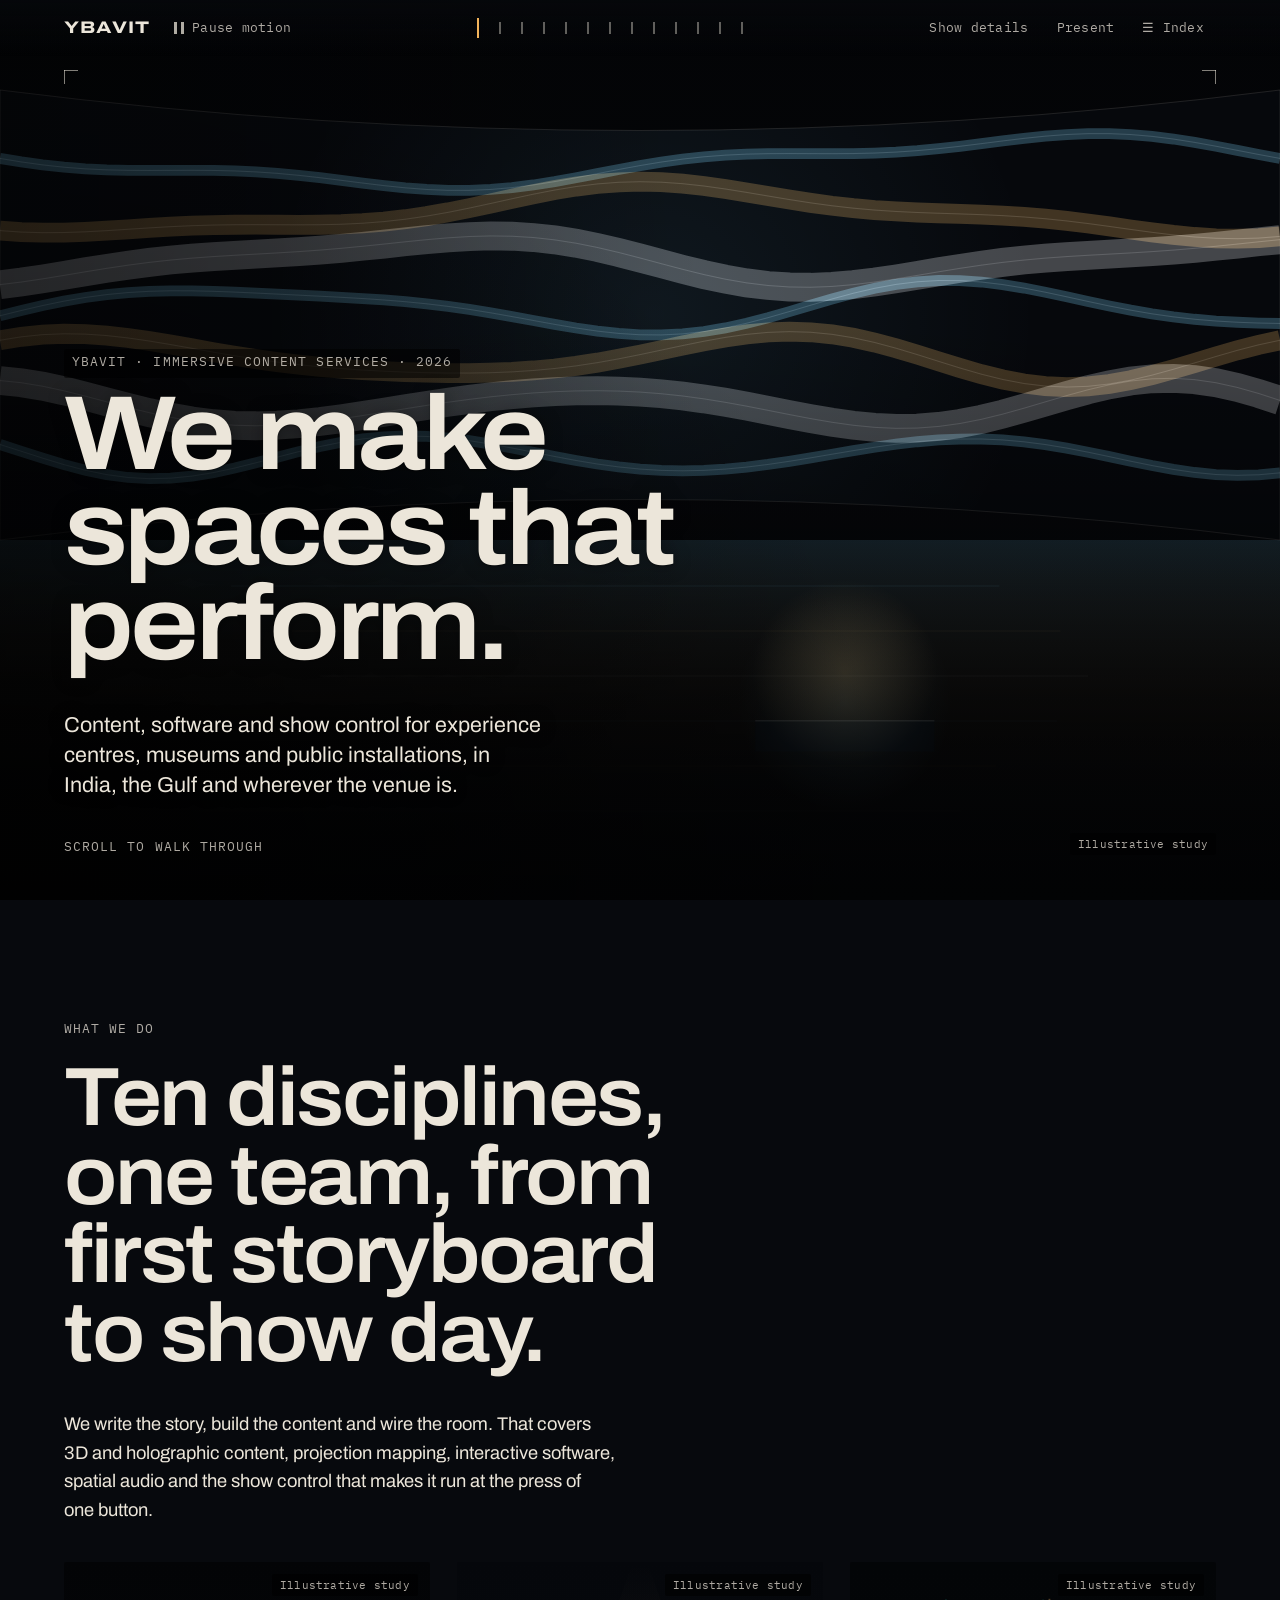
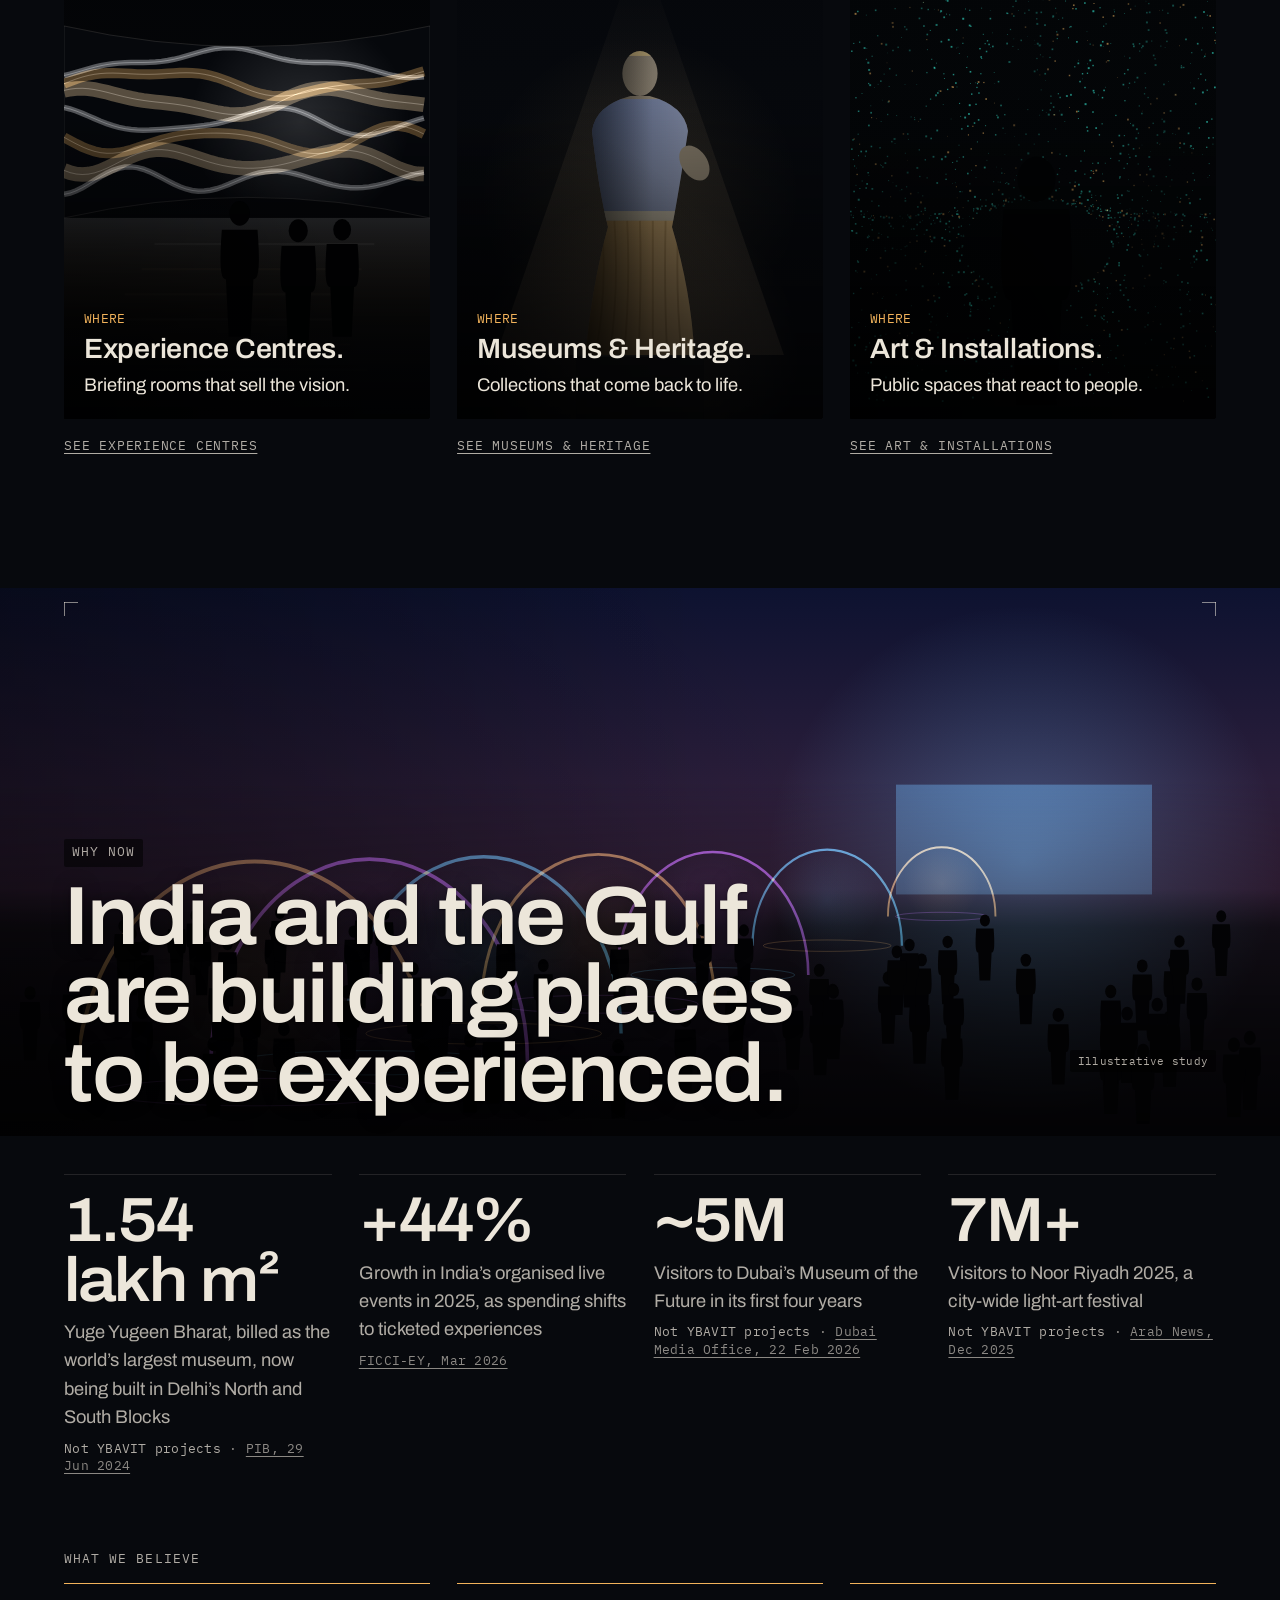
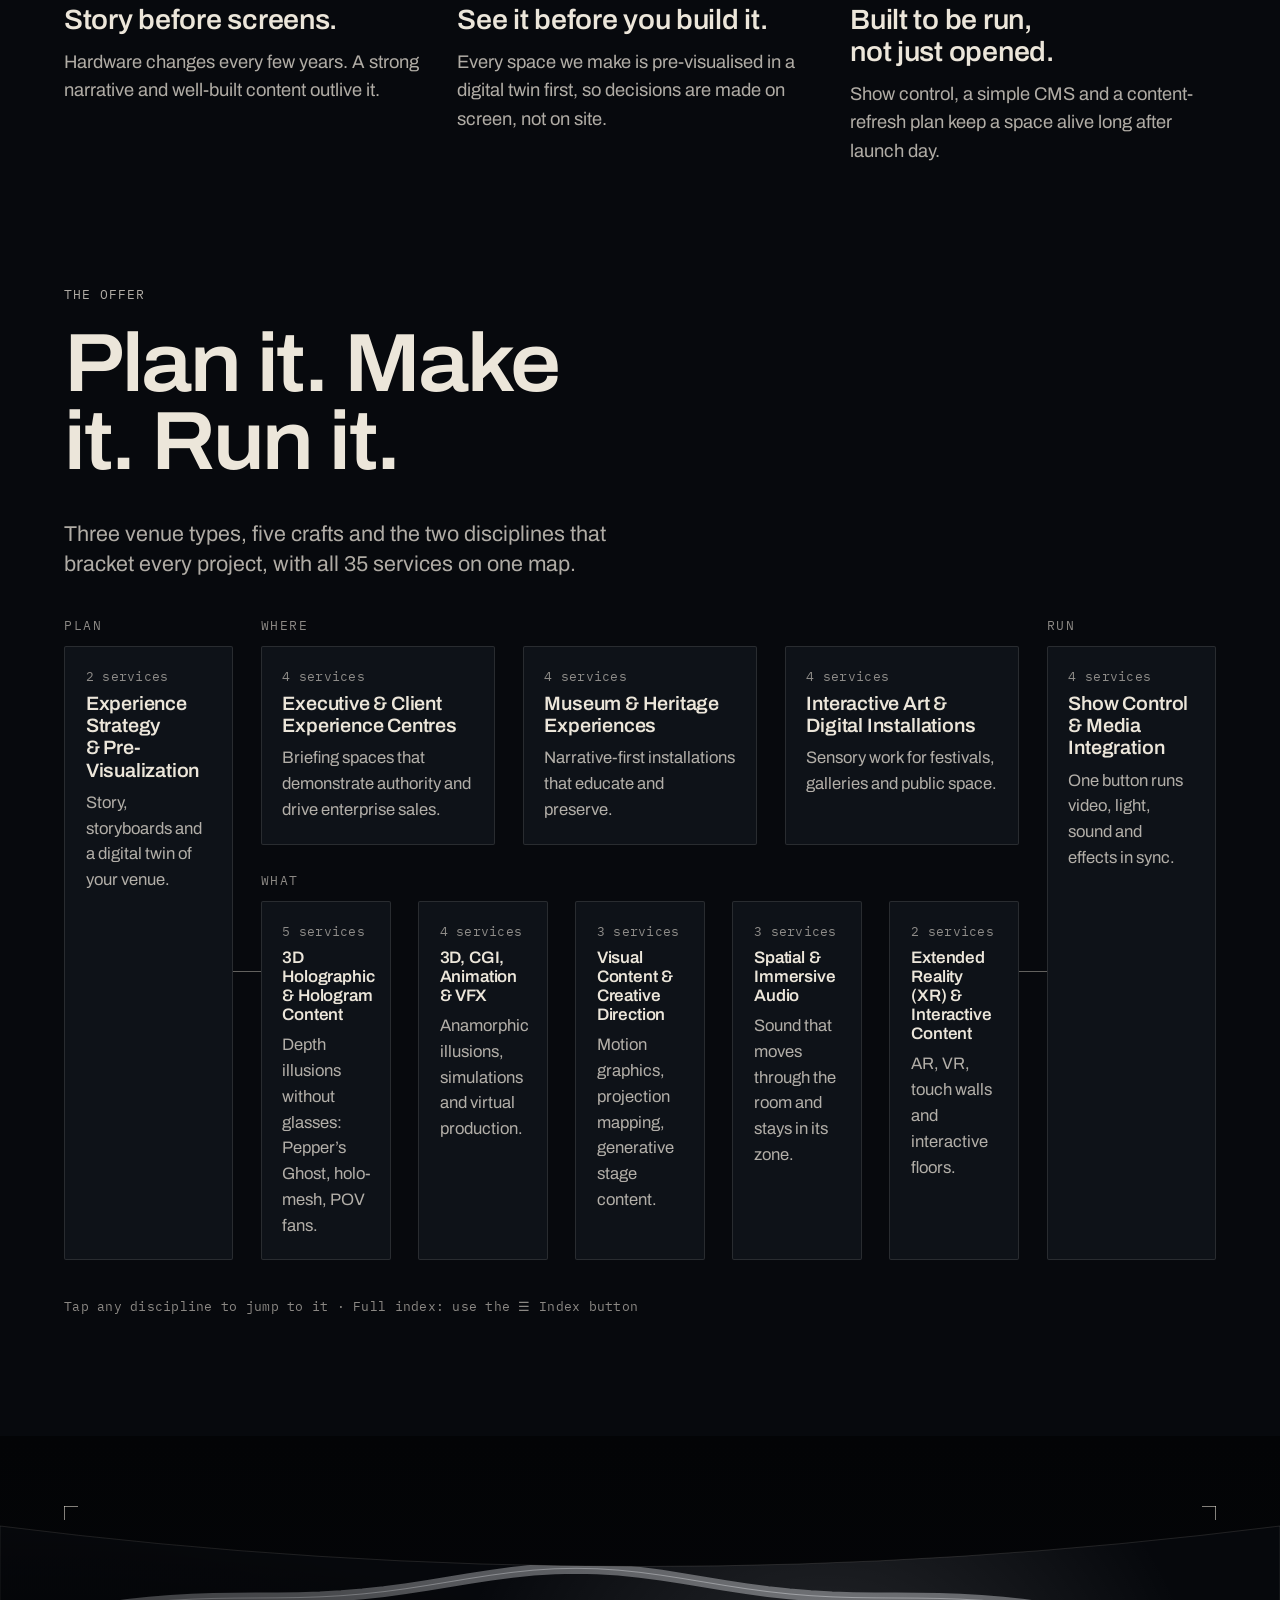
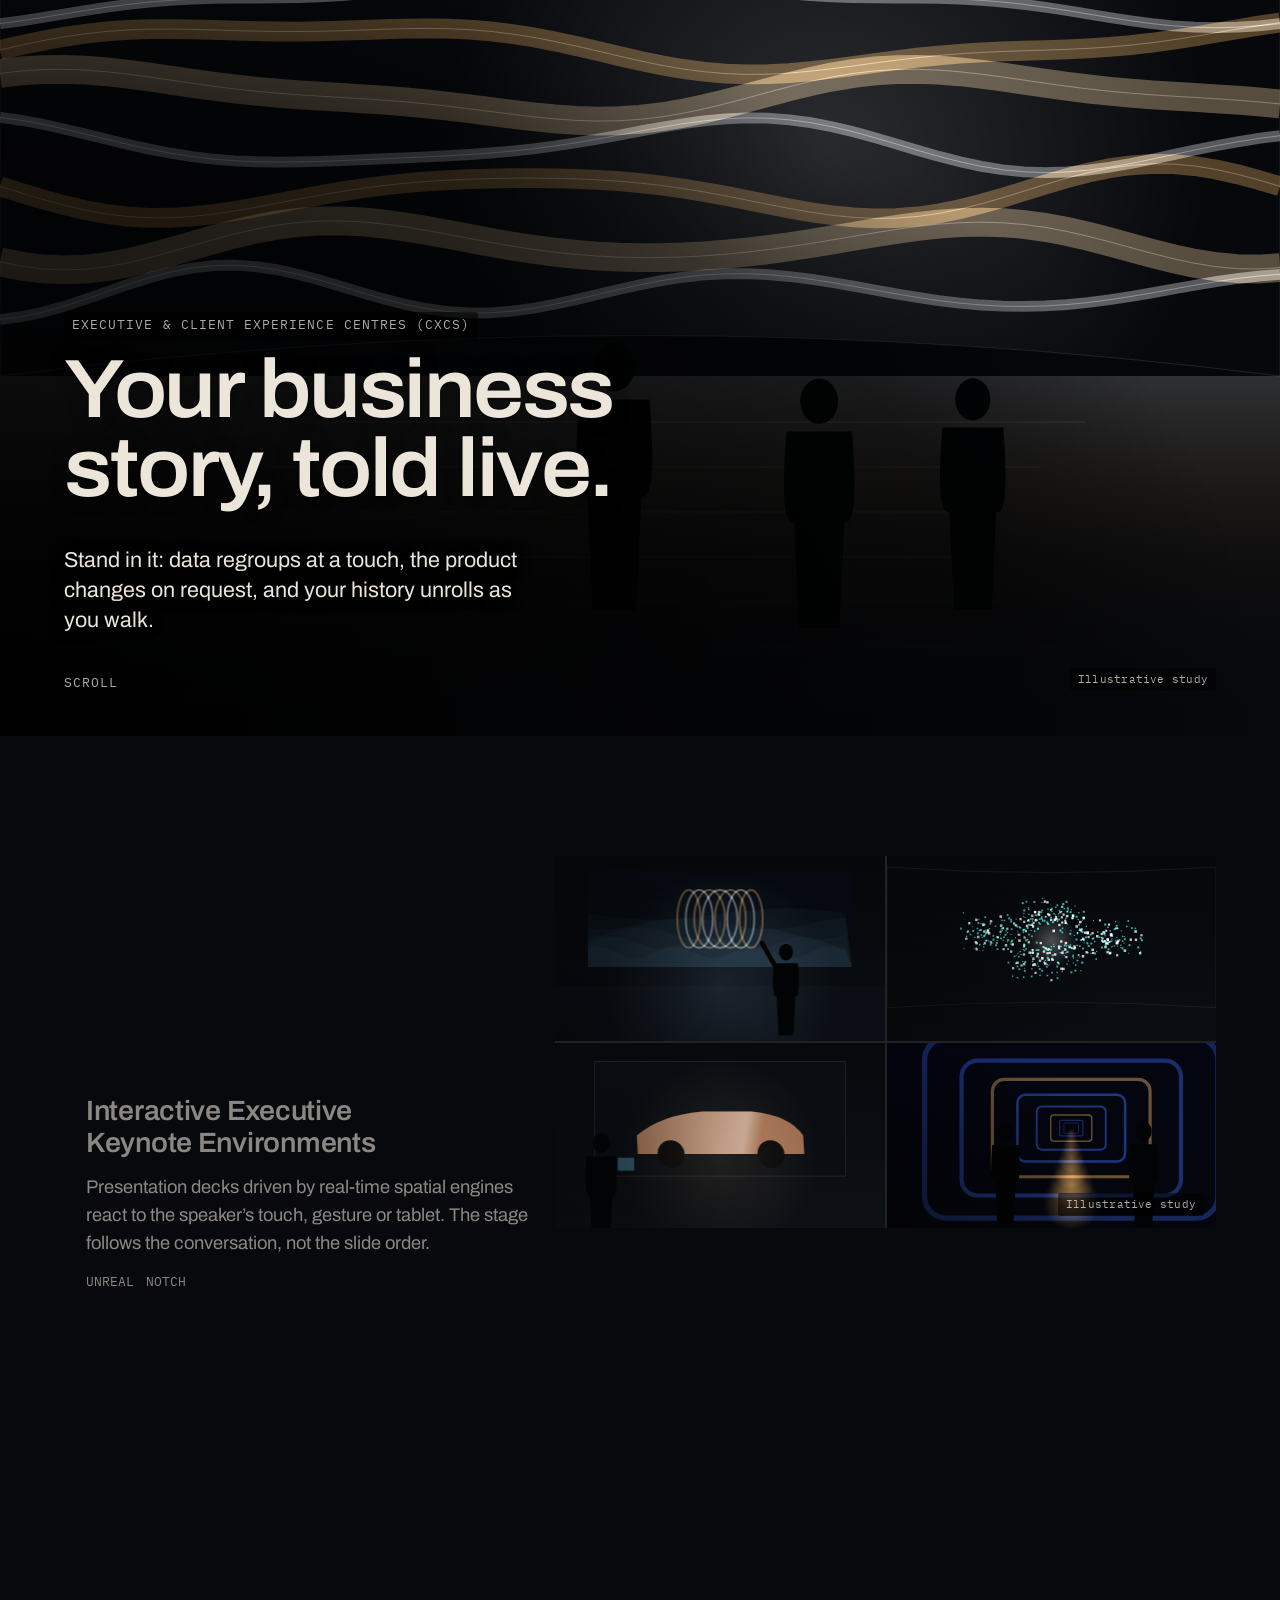
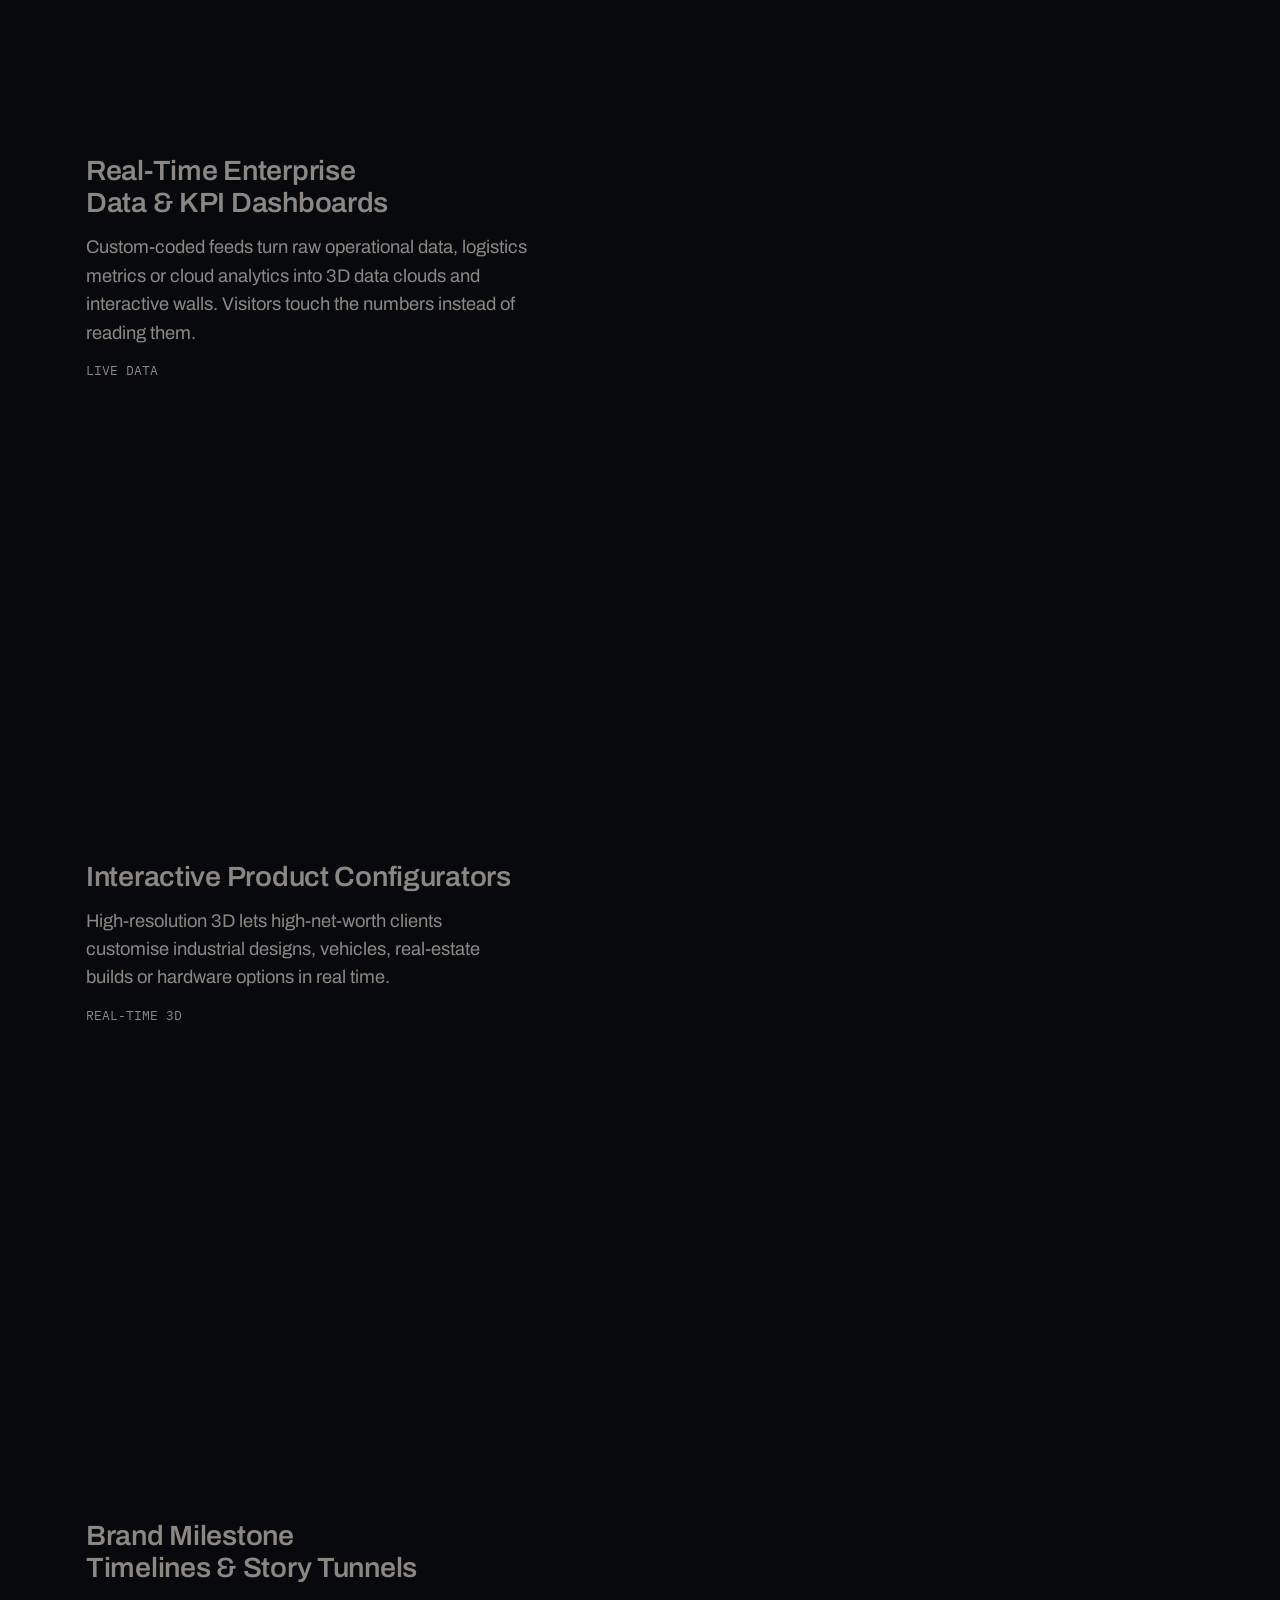
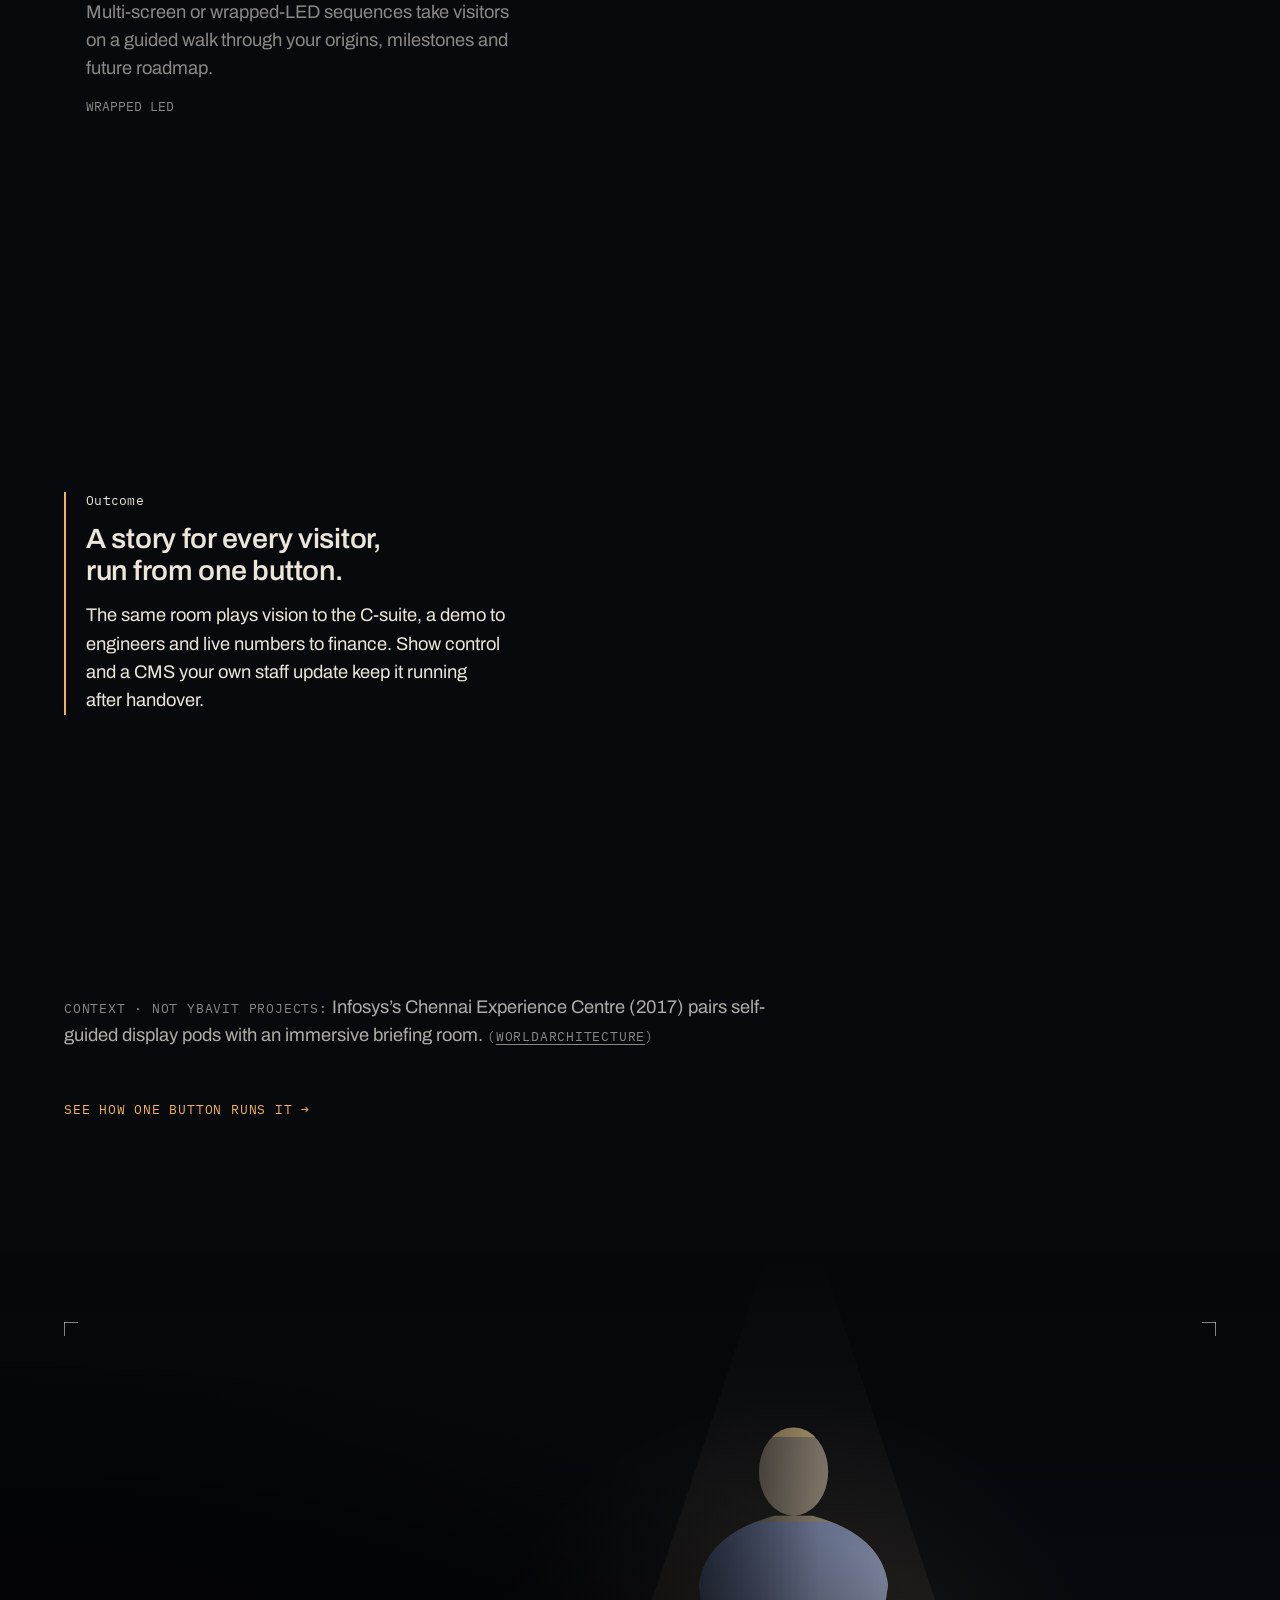
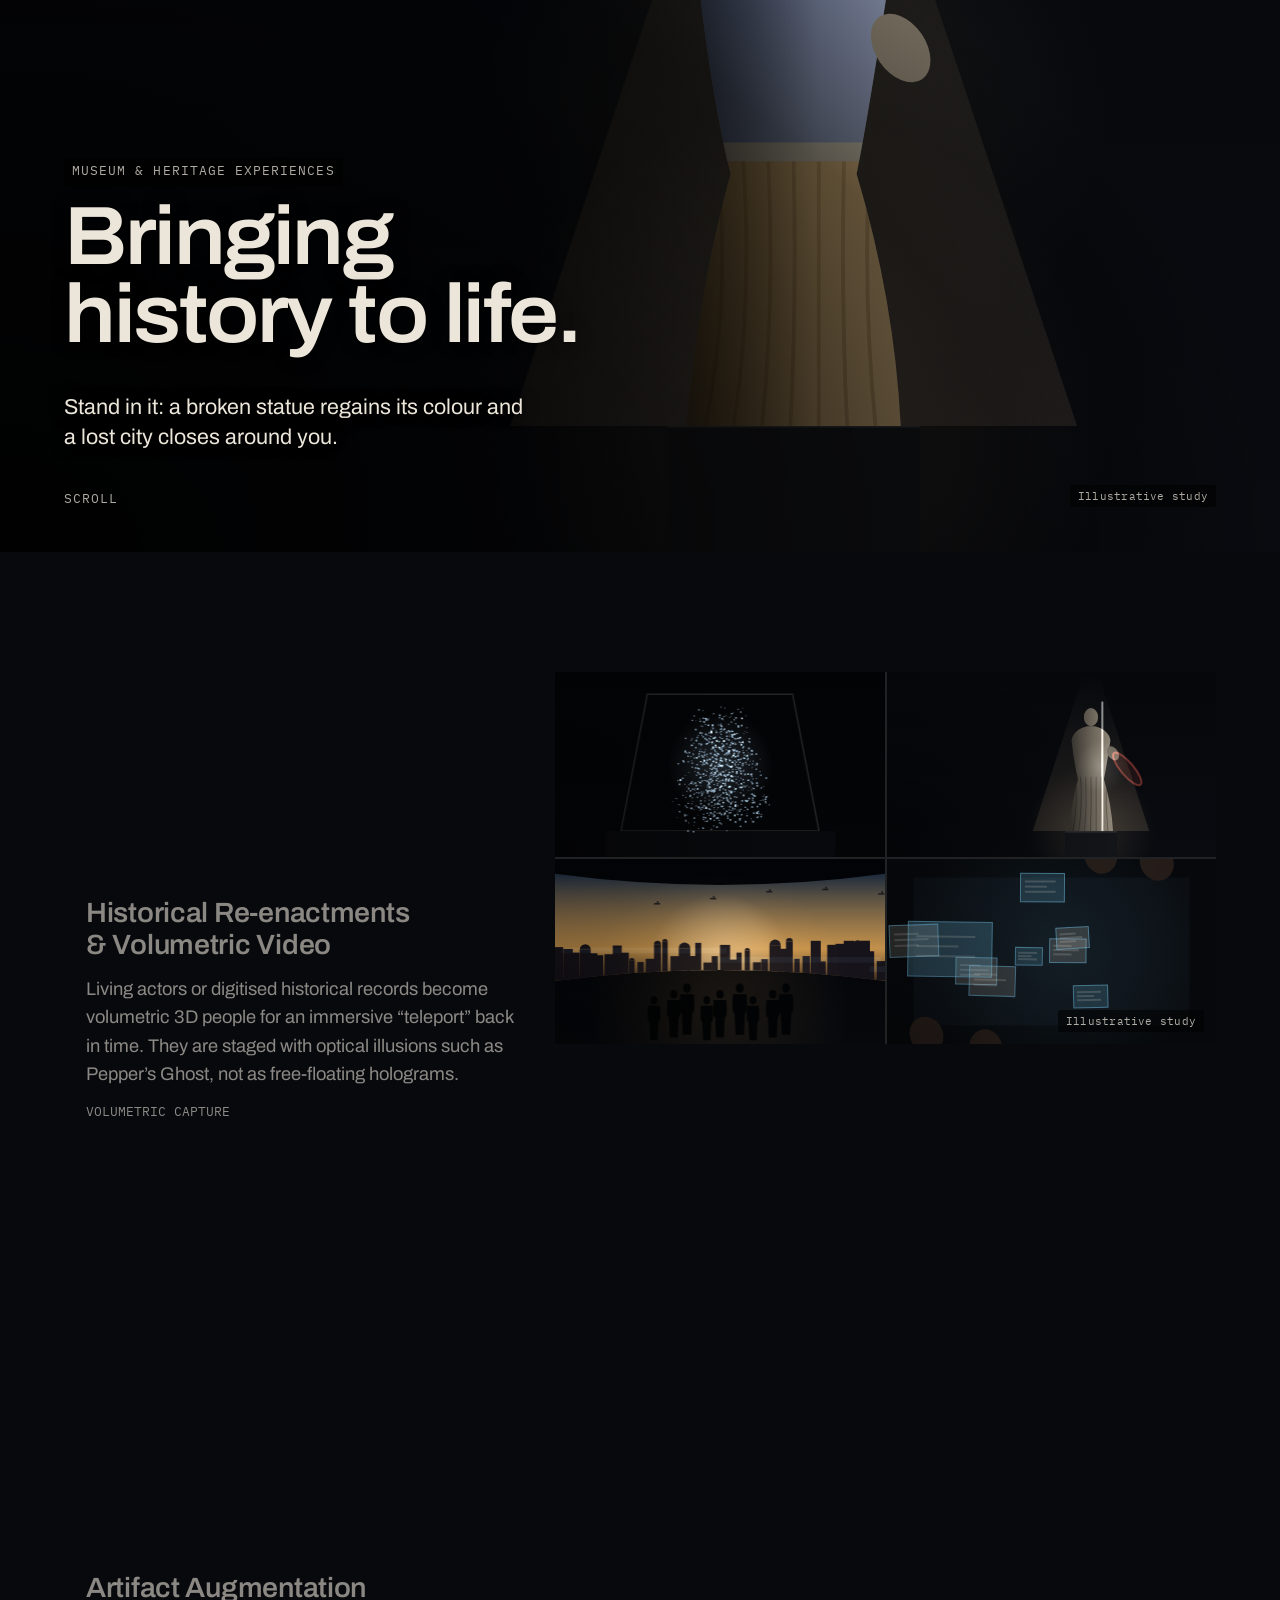
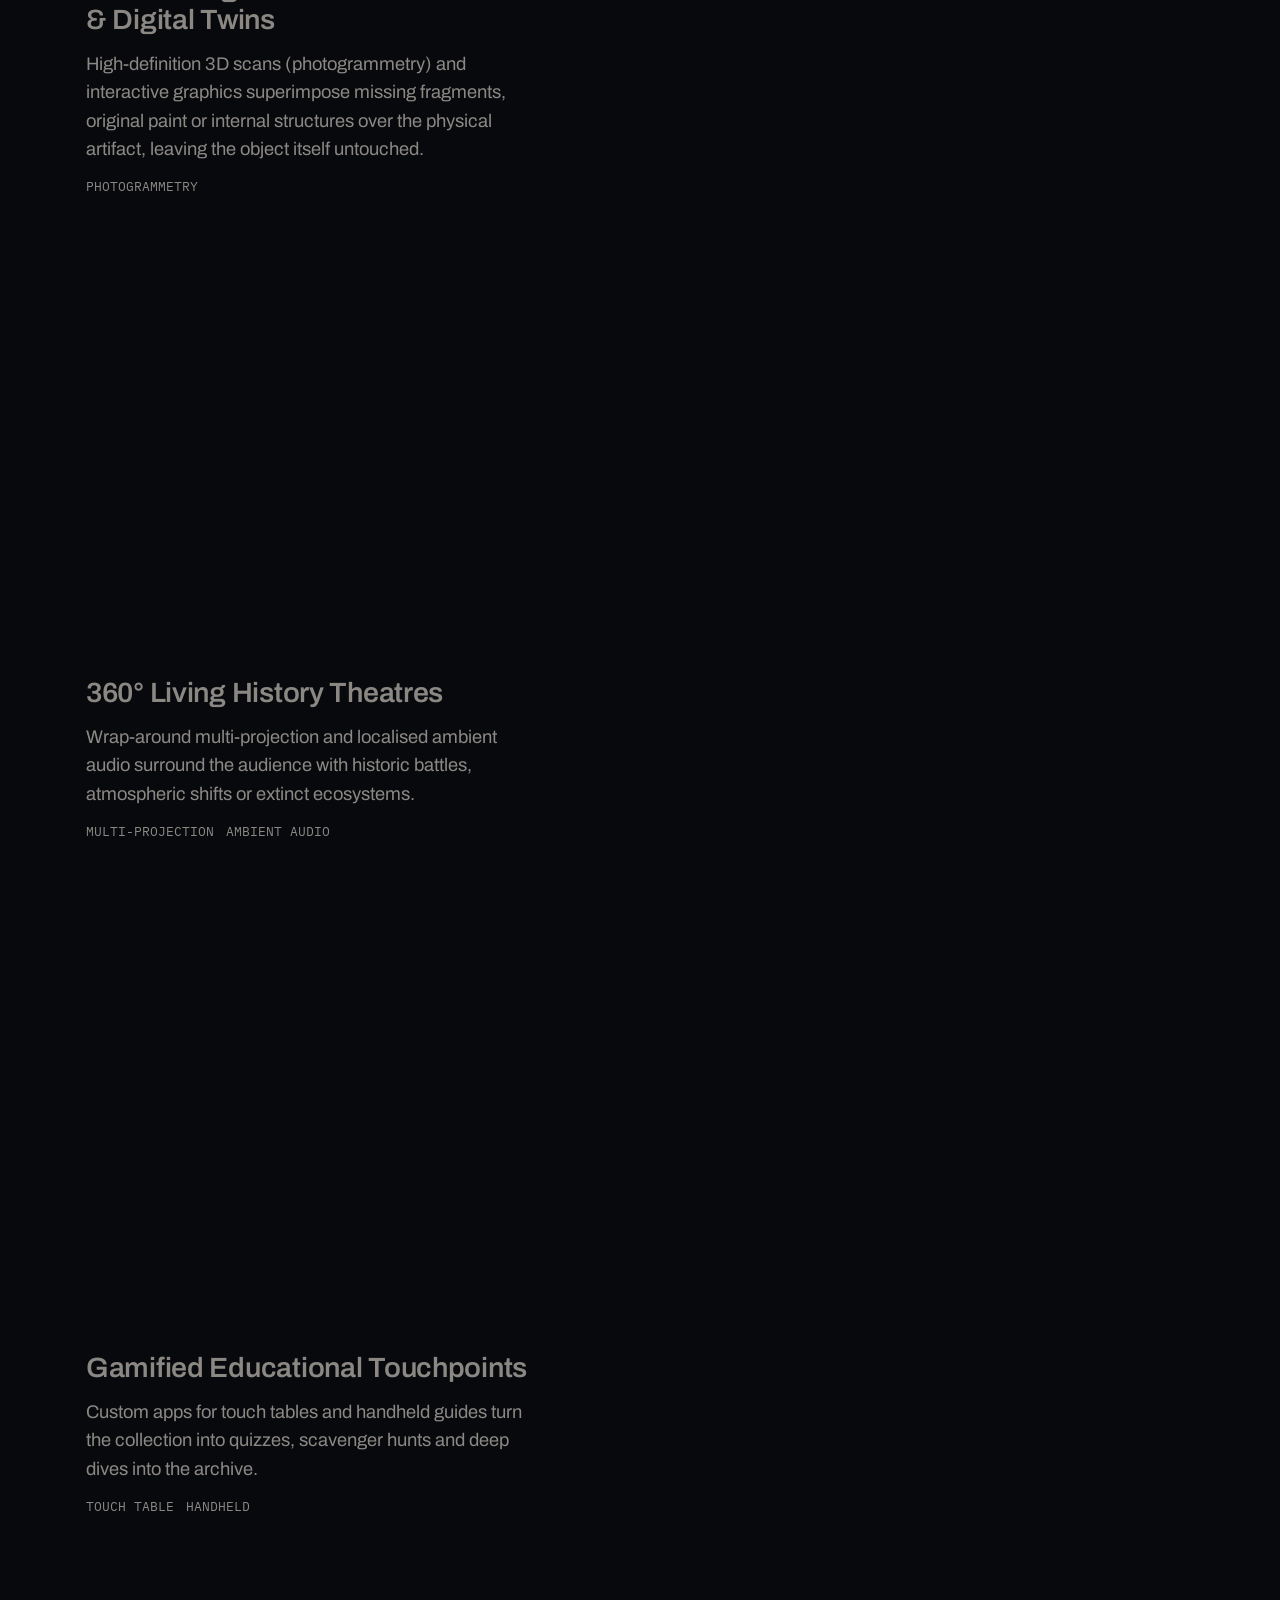
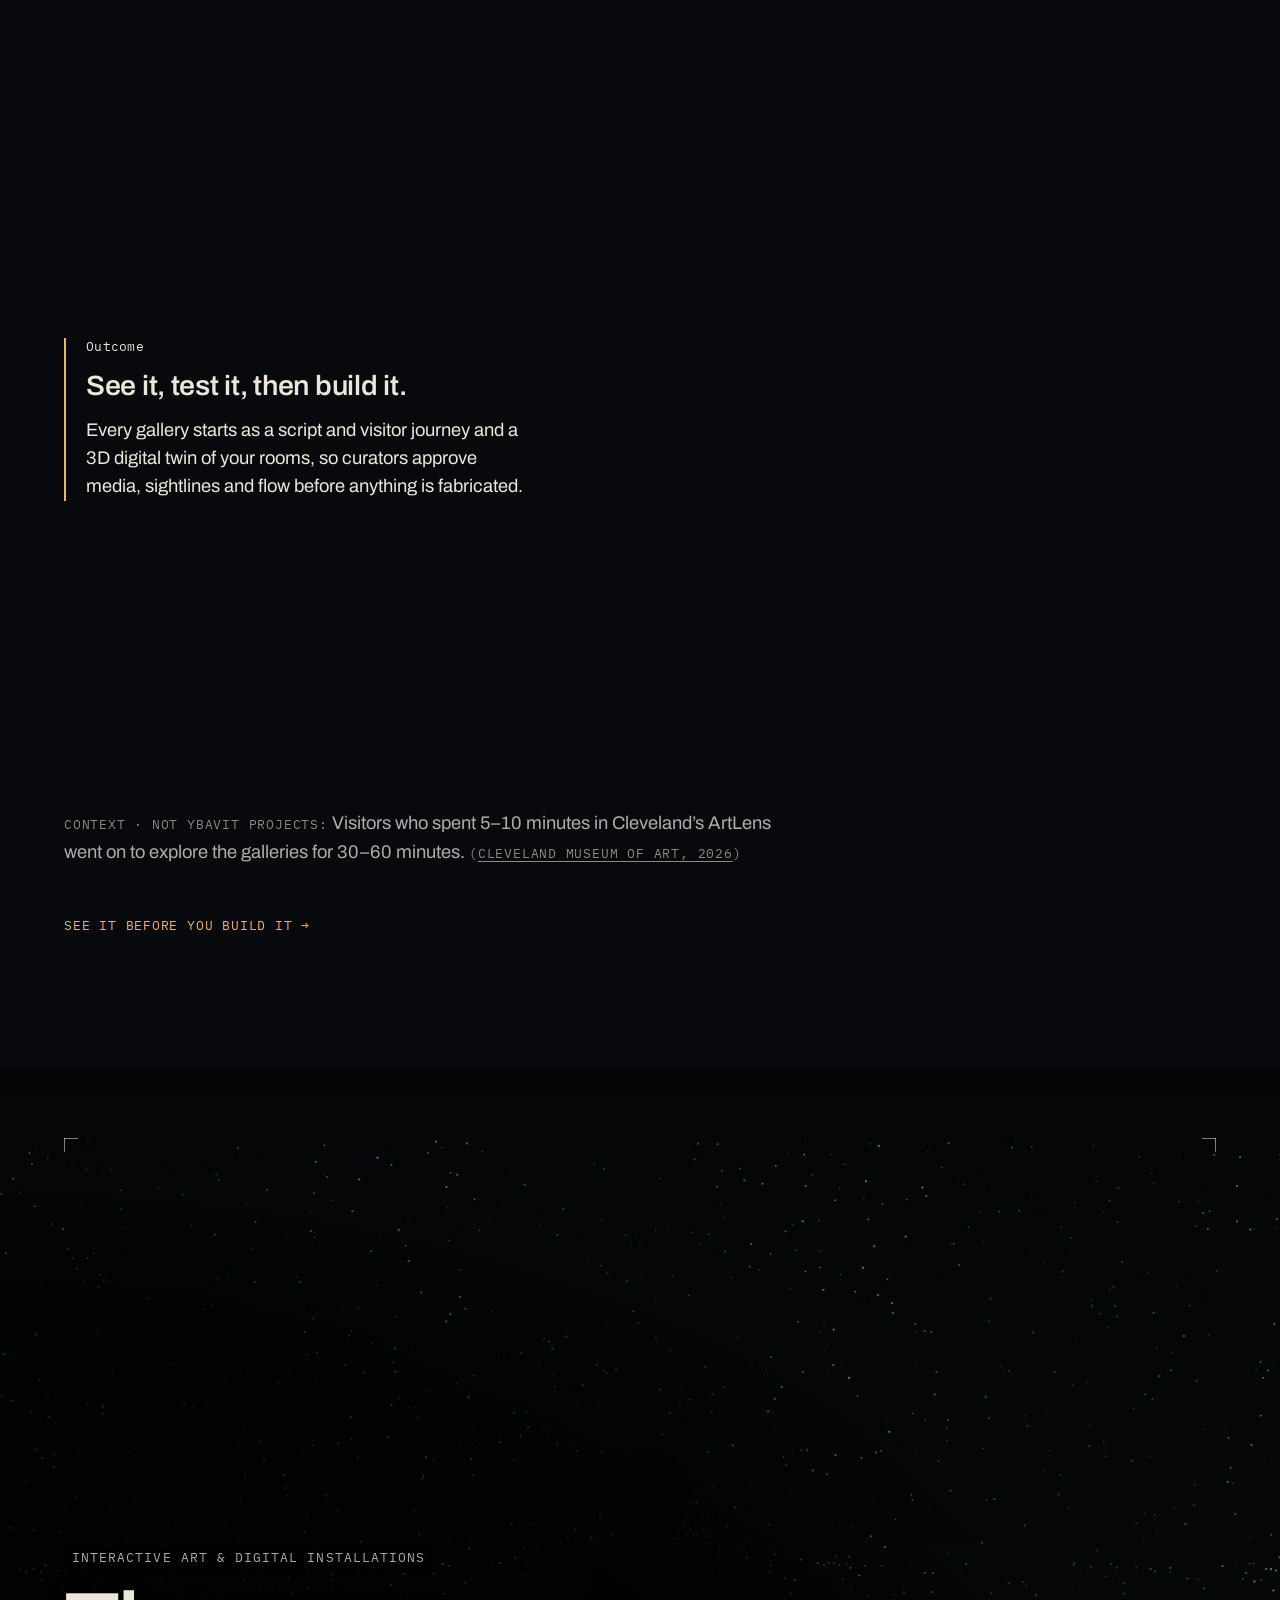
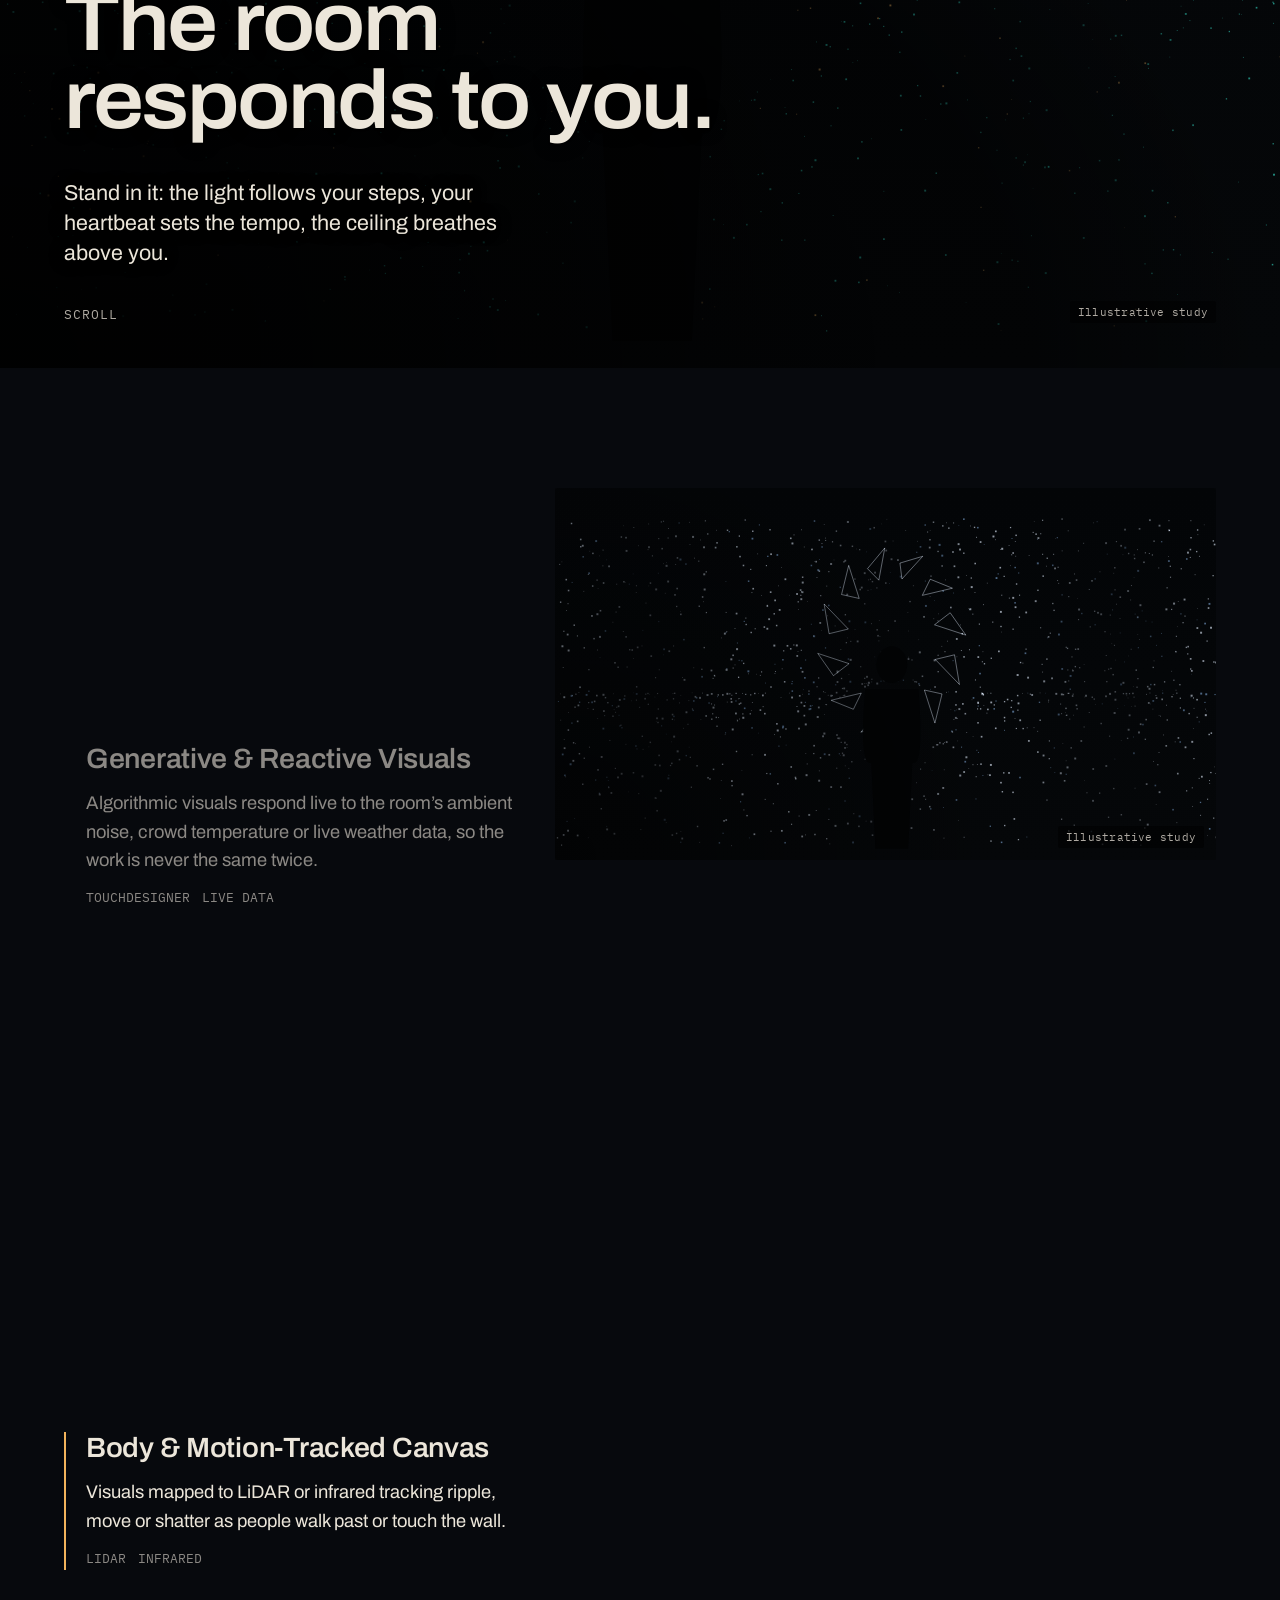
<file: index.html>
<!doctype html>
<html lang="en-IN">
<head>
<meta charset="utf-8">
<meta name="viewport" content="width=device-width, initial-scale=1, viewport-fit=cover">
<title>YBAVIT Venue Walkthrough</title>
<meta name="description" content="YBAVIT immersive content services: a venue walkthrough in thirteen chapters.">
<meta name="robots" content="noindex">
<link rel="preconnect" href="https://fonts.googleapis.com"><link rel="preconnect" href="https://fonts.gstatic.com" crossorigin>
<link rel="stylesheet" href="https://fonts.googleapis.com/css2?family=Archivo:wdth,wght@62..125,300..800&family=IBM+Plex+Mono:wght@400;500&display=swap">
<link rel="stylesheet" href="css/deck.css">
</head>
<body class="client">

<a class="skip" href="#main">Skip to the deck</a>
<header class="hdr" id="hdr">
  <div class="hdr-l">
    <span class="wordmark" aria-label="YBAVIT">YBAVIT</span>
    <button type="button" class="btn-ghost mono" id="pauseBtn" aria-pressed="false"><span class="pi" aria-hidden="true"></span><span class="pl">Pause motion</span></button>
  </div>
  <nav class="rail" aria-label="Chapters">
    <ol role="list"><li><a href="#cover" data-rail="cover" aria-label="Cover"><span class="tick" aria-hidden="true"></span></a></li><li><a href="#promise" data-rail="promise" aria-label="Promise"><span class="tick" aria-hidden="true"></span></a></li><li><a href="#why-now" data-rail="why-now" aria-label="The shift"><span class="tick" aria-hidden="true"></span></a></li><li><a href="#offer" data-rail="offer" aria-label="Offer at a glance"><span class="tick" aria-hidden="true"></span></a></li><li><a href="#cxc" data-rail="cxc" aria-label="Experience Centres"><span class="tick" aria-hidden="true"></span></a></li><li><a href="#museums" data-rail="museums" aria-label="Museums &amp; Heritage"><span class="tick" aria-hidden="true"></span></a></li><li><a href="#installations" data-rail="installations" aria-label="Art &amp; Installations"><span class="tick" aria-hidden="true"></span></a></li><li><a href="#crafts" data-rail="crafts" aria-label="Craft explorer"><span class="tick" aria-hidden="true"></span></a></li><li><a href="#previs" data-rail="previs" aria-label="See it before you build it"><span class="tick" aria-hidden="true"></span></a></li><li><a href="#show-control" data-rail="show-control" aria-label="One button, every cue"><span class="tick" aria-hidden="true"></span></a></li><li><a href="#process" data-rail="process" aria-label="How we work together"><span class="tick" aria-hidden="true"></span></a></li><li><a href="#proof" data-rail="proof" aria-label="Proof &amp; people"><span class="tick" aria-hidden="true"></span></a></li><li><a href="#next" data-rail="next" aria-label="Next step"><span class="tick" aria-hidden="true"></span></a></li></ol>
    <span class="rail-now mono" aria-live="off"><span id="railName">Cover</span></span>
  </nav>
  <div class="hdr-r">
    <label class="vf"><span class="mono">Viewing for</span><select id="viewFor" data-viewfor><option value="default">Everyone</option><option value="cxc">Experience centres</option><option value="museum">Museums, heritage &amp; public bodies</option><option value="festival">Festivals &amp; public art</option><option value="brand">Brands &amp; launches</option><option value="realestate">Real-estate sales galleries</option></select></label>
    <button type="button" class="btn-ghost mono" id="detailsBtn" aria-pressed="false" title="Show or hide placeholders, film-slot labels and build notes">Show details</button>
    <button type="button" class="btn-ghost mono draft-only" id="specBtn" aria-haspopup="dialog">Spec</button>
    <button type="button" class="btn-ghost mono" id="presentBtn" aria-haspopup="dialog">Present</button>
    <button type="button" class="btn-ghost mono" id="indexBtn" aria-haspopup="dialog"><span aria-hidden="true">☰</span> Index</button>
  </div>
</header>
<main id="main">

<section class="ch t1 cover" id="cover" data-n="0" aria-labelledby="h-cover">
  <figure class="film film-bleed" data-slot="V00-HERO" data-slot-m="V00-HERO-M">
  <div class="film-media" aria-hidden="true"></div>
  <figcaption class="sr-only">A dark experience space where light blooms across a curved LED wall and over a reflective floor.</figcaption>
  <span class="badge mono"><span class="draft-only">Study drawn in code · film to come</span><span class="client-only">Illustrative study</span></span>
  <span class="slot-tag mono draft-only">V00-HERO · 16:9 · AI film slot</span>
</figure>
  <div class="scrim scrim-t1" aria-hidden="true"></div>
  
  <div class="opener-text frame">
    <div class="ot">
      <p class="eyebrow mono plate">YBAVIT · Immersive content services · 2026</p>
      <h1 id="h-cover" class="hero">We make spaces that perform.</h1>
      <p class="lead">Content, software and show control for experience centres, museums and public installations, in India, the Gulf and wherever the venue is.</p>
      <p class="draft-only mono prepared">Prepared for <span class="ph">[Client name]</span> · <span class="ph">[Month 2026]</span></p>
      <p class="cue mono"><span class="read-cue">Scroll to walk through</span><span class="present-cue">Press → to begin</span></p>
    </div>
  </div>
</section>

<section class="ch t3 promise" id="promise" data-n="1" aria-labelledby="h-promise">
  <div class="frame">
    <div class="ch-head">
      <p class="eyebrow mono">What we do</p>
      <h2 id="h-promise" class="display">Ten disciplines, one team, from first storyboard to show day.</h2>
      <p class="body measure">We write the story, build the content and wire the room. That covers 3D and holographic content, projection mapping, interactive software, spatial audio and the show control that makes it run at the press of one button.</p>
    </div>
    <ol class="trip" role="list">
      
      <li class="trip-card" style="--i:0">
        <div class="card45">
          <figure class="film film-card" data-slot="V01-A">
  <div class="film-media" aria-hidden="true"></div>
  <figcaption class="sr-only">Visitors standing before a floor-to-ceiling LED wall of drifting white and amber light in a briefing centre.</figcaption>
  <span class="badge mono"><span class="draft-only">Study drawn in code · film to come</span><span class="client-only">Illustrative study</span></span>
  <span class="slot-tag mono draft-only">V01-A · trim of V04-0 · 4:5</span>
</figure>
          <div class="scrim scrim-card" aria-hidden="true"></div>
          <div class="card-text"><p class="mono label">WHERE</p><h3 class="h3">Experience Centres.</h3><p class="body">Briefing rooms that sell the vision.</p></div>
        </div>
        <a class="jump mono" href="#cxc">See Experience Centres</a>
      </li>
      <li class="trip-card" style="--i:1">
        <div class="card45">
          <figure class="film film-card" data-slot="V01-B">
  <div class="film-media" aria-hidden="true"></div>
  <figcaption class="sr-only">A spotlit stone statue in a night gallery as projected light restores its original colours.</figcaption>
  <span class="badge mono"><span class="draft-only">Study drawn in code · film to come</span><span class="client-only">Illustrative study</span></span>
  <span class="slot-tag mono draft-only">V01-B · trim of V05-0 · 4:5</span>
</figure>
          <div class="scrim scrim-card" aria-hidden="true"></div>
          <div class="card-text"><p class="mono label">WHERE</p><h3 class="h3">Museums & Heritage.</h3><p class="body">Collections that come back to life.</p></div>
        </div>
        <a class="jump mono" href="#museums">See Museums & Heritage</a>
      </li>
      <li class="trip-card" style="--i:2">
        <div class="card45">
          <figure class="film film-card" data-slot="V01-C">
  <div class="film-media" aria-hidden="true"></div>
  <figcaption class="sr-only">A visitor walks through a dark room and a field of light particles parts around them.</figcaption>
  <span class="badge mono"><span class="draft-only">Study drawn in code · film to come</span><span class="client-only">Illustrative study</span></span>
  <span class="slot-tag mono draft-only">V01-C · trim of V06-0 · 4:5</span>
</figure>
          <div class="scrim scrim-card" aria-hidden="true"></div>
          <div class="card-text"><p class="mono label">WHERE</p><h3 class="h3">Art & Installations.</h3><p class="body">Public spaces that react to people.</p></div>
        </div>
        <a class="jump mono" href="#installations">See Art & Installations</a>
      </li>
    </ol>
  </div>
</section>

<section class="ch why" id="why-now" data-n="2" aria-labelledby="h-why">
  <div class="band-wrap">
    <figure class="film film-band" data-slot="V02-BAND">
  <div class="film-media" aria-hidden="true"></div>
  <figcaption class="sr-only">Crowds at dusk walking through a large outdoor light installation of glowing arches.</figcaption>
  <span class="badge mono"><span class="draft-only">Study drawn in code · film to come</span><span class="client-only">Illustrative study</span></span>
  <span class="slot-tag mono draft-only">V02-BAND · 21:9 centre-crop of a 16:9 atom · AI film slot</span>
</figure>
    <div class="scrim scrim-t1" aria-hidden="true"></div>
    
    <div class="band-text frame"><div class="ot">
      <p class="eyebrow mono plate">Why now</p>
      <h2 id="h-why" class="display">India and the Gulf are building places to be experienced.</h2>
    </div></div>
  </div>
  <div class="frame why-body">
    <p class="mono caption-ai draft-only">Band: Study drawn in code · film to come</p>
    <ul class="tiles" role="list" aria-label="Market signals">
      
      <li class="tile" data-tile="YYB">
        <p class="fig display">1.54 lakh m²</p>
        <p class="body">Yuge Yugeen Bharat, billed as the world’s largest museum, now being built in Delhi’s North and South Blocks</p>
        <p class="src mono"><span class="not-ours">Not YBAVIT projects</span> · <a href="https://www.pib.gov.in/PressReleaseIframePage.aspx?PRID=2029510" target="_blank" rel="noopener">PIB, 29 Jun 2024</a></p>
      </li>
      <li class="tile" data-tile="ART" hidden>
        <p class="fig display">4.79 lakh</p>
        <p class="body">Artefacts digitised across 8 national museums, raw material for digital twins</p>
        <p class="src mono"><a href="https://www.pib.gov.in/PressReleasePage.aspx?PRID=2293811&amp;reg=48&amp;lang=2" target="_blank" rel="noopener">PIB, 3 Aug 2026</a></p>
      </li>
      <li class="tile" data-tile="LIVE">
        <p class="fig display">+44%</p>
        <p class="body">Growth in India’s organised live events in 2025, as spending shifts to ticketed experiences</p>
        <p class="src mono"><a href="https://www.ey.com/en_in/newsroom/2026/03/india-s-media-and-entertainment-sector-grew-9-percent-to-inr-2-point-78-trillion-in-2025-driven-by-digital-and-live-experiences-ficci-ey-report" target="_blank" rel="noopener">FICCI-EY, Mar 2026</a></p>
      </li>
      <li class="tile" data-tile="GCC" hidden>
        <p class="fig display">2,117</p>
        <p class="body">Global Capability Centres in India, each a potential client experience centre</p>
        <p class="src mono"><a href="https://zinnov.com/centers-of-excellence/zinnov-nasscom-india-gcc-landscape-2026-report/" target="_blank" rel="noopener">Zinnov–Nasscom, 2026</a></p>
      </li>
      <li class="tile" data-tile="MOTF">
        <p class="fig display">~5M</p>
        <p class="body">Visitors to Dubai’s Museum of the Future in its first four years</p>
        <p class="src mono"><span class="not-ours">Not YBAVIT projects</span> · <a href="https://mediaoffice.ae/en/news/2026/february/22-02/museum-of-the-future" target="_blank" rel="noopener">Dubai Media Office, 22 Feb 2026</a></p>
      </li>
      <li class="tile" data-tile="NOOR">
        <p class="fig display">7M+</p>
        <p class="body">Visitors to Noor Riyadh 2025, a city-wide light-art festival</p>
        <p class="src mono"><span class="not-ours">Not YBAVIT projects</span> · <a href="https://www.arabnews.com/node/2625283/saudi-arabia" target="_blank" rel="noopener">Arab News, Dec 2025</a></p>
      </li>
      <li class="tile" data-tile="GIGA" hidden>
        <p class="fig display">US$196bn</p>
        <p class="body">Saudi giga-project contracts awarded, with an US$808bn pipeline</p>
        <p class="src mono"><span class="not-ours">Not YBAVIT projects</span> · <a href="https://www.thenationalnews.com/business/2025/10/06/contract-value-of-saudi-giga-projects-jumps-20-to-196-billion/" target="_blank" rel="noopener">Knight Frank via The National, 6 Oct 2025</a></p>
      </li>
      <li class="tile" data-tile="EXPO" hidden>
        <p class="fig display">40M</p>
        <p class="body">Visitors expected at Expo 2030 Riyadh</p>
        <p class="src mono"><span class="not-ours">Not YBAVIT projects</span> · <a href="https://saudipedia.com/en/riyadh-expo-2030" target="_blank" rel="noopener">Saudipedia</a><span class="draft-only"> (secondary source, verify before use)</span></p>
      </li>
      <li class="tile" data-tile="OFFPLAN" hidden>
        <p class="fig display">≈70%</p>
        <p class="body">Share of Dubai residential sales made off-plan, before the building exists (Nov 2025)</p>
        <p class="src mono"><a href="https://www.khaleejtimes.com/business/off-plan-sales-dominate-as-dubai-realty-charges-into-2026" target="_blank" rel="noopener">Khaleej Times, 11 Dec 2025</a></p>
      </li>
    </ul>
    <div class="beliefs">
      <p class="eyebrow mono">What we believe</p>
      <ol class="belief-row" role="list">
        <li><h3 class="h3">Story before screens.</h3><p class="body">Hardware changes every few years. A strong narrative and well-built content outlive it.</p></li>
        <li><h3 class="h3">See it before you build it.</h3><p class="body">Every space we make is pre-visualised in a digital twin first, so decisions are made on screen, not on site.</p></li>
        <li><h3 class="h3">Built to be run, not just opened.</h3><p class="body">Show control, a simple CMS and a content-refresh plan keep a space alive long after launch day.</p></li>
      </ol>
    </div>
  </div>
</section>

<section class="ch t4 offer" id="offer" data-n="3" aria-labelledby="h-offer">
  <div class="frame">
    <div class="ch-head">
      <p class="eyebrow mono">The offer</p>
      <h2 id="h-offer" class="display">Plan it. Make it. Run it.</h2>
      <p class="lead measure">Three venue types, five crafts and the two disciplines that bracket every project, with all 35 services on one map.</p>
    </div>
    <div class="omap">
      <div class="oband oband-plan"><p class="mono band-label">PLAN</p><ul role="list">
      <li class="otile" data-disc="10" data-band="PLAN">
        <a href="#previs" class="otile-link">
          <span class="otile-media" aria-hidden="true"><figure class="film film-preview" data-slot="P10">
  <div class="film-media" aria-hidden="true"></div>
  <figcaption class="sr-only">A grey-box model of a hall with a curved LED wall, two screens and three small figures.</figcaption>
  <span class="badge mono"><span class="draft-only">Study drawn in code · film to come</span><span class="client-only">Illustrative study</span></span>
  <span class="slot-tag mono draft-only">P10 · trim of V08-2 · 640×360</span>
</figure></span>
          <span class="otile-top mono"><span>2 services</span></span>
          <span class="otile-name h3">Experience Strategy &amp; Pre-Visualization</span>
          <span class="otile-line body">Story, storyboards and a digital twin of your venue.</span>
        </a>
      </li></ul></div>
      <div class="oband-mid">
        <div class="oband oband-where"><p class="mono band-label">WHERE</p><ul role="list">
      <li class="otile" data-disc="01" data-band="WHERE">
        <a href="#cxc" class="otile-link">
          <span class="otile-media" aria-hidden="true"><figure class="film film-preview" data-slot="P01">
  <div class="film-media" aria-hidden="true"></div>
  <figcaption class="sr-only">Visitors standing before a floor-to-ceiling LED wall of drifting white and amber light in a briefing centre.</figcaption>
  <span class="badge mono"><span class="draft-only">Study drawn in code · film to come</span><span class="client-only">Illustrative study</span></span>
  <span class="slot-tag mono draft-only">P01 · trim of V04-0 · 640×360</span>
</figure></span>
          <span class="otile-top mono"><span>4 services</span></span>
          <span class="otile-name h3">Executive &amp; Client Experience Centres</span>
          <span class="otile-line body">Briefing spaces that demonstrate authority and drive enterprise sales.</span>
        </a>
      </li>
      <li class="otile" data-disc="02" data-band="WHERE">
        <a href="#museums" class="otile-link">
          <span class="otile-media" aria-hidden="true"><figure class="film film-preview" data-slot="P02">
  <div class="film-media" aria-hidden="true"></div>
  <figcaption class="sr-only">A spotlit stone statue in a night gallery as projected light restores its original colours.</figcaption>
  <span class="badge mono"><span class="draft-only">Study drawn in code · film to come</span><span class="client-only">Illustrative study</span></span>
  <span class="slot-tag mono draft-only">P02 · trim of V05-0 · 640×360</span>
</figure></span>
          <span class="otile-top mono"><span>4 services</span></span>
          <span class="otile-name h3">Museum &amp; Heritage Experiences</span>
          <span class="otile-line body">Narrative-first installations that educate and preserve.</span>
        </a>
      </li>
      <li class="otile" data-disc="03" data-band="WHERE">
        <a href="#installations" class="otile-link">
          <span class="otile-media" aria-hidden="true"><figure class="film film-preview" data-slot="P03">
  <div class="film-media" aria-hidden="true"></div>
  <figcaption class="sr-only">A visitor walks through a dark room and a field of light particles parts around them.</figcaption>
  <span class="badge mono"><span class="draft-only">Study drawn in code · film to come</span><span class="client-only">Illustrative study</span></span>
  <span class="slot-tag mono draft-only">P03 · trim of V06-0 · 640×360</span>
</figure></span>
          <span class="otile-top mono"><span>4 services</span></span>
          <span class="otile-name h3">Interactive Art &amp; Digital Installations</span>
          <span class="otile-line body">Sensory work for festivals, galleries and public space.</span>
        </a>
      </li></ul></div>
        <div class="oband oband-what"><p class="mono band-label">WHAT</p><ul role="list">
      <li class="otile" data-disc="04" data-band="WHAT">
        <a href="#craft-holographic" class="otile-link">
          <span class="otile-media" aria-hidden="true"><figure class="film film-preview" data-slot="P04">
  <div class="film-media" aria-hidden="true"></div>
  <figcaption class="sr-only">A product form appears as a reflection in angled glass above a dark stage, turns once and fades.</figcaption>
  <span class="badge mono"><span class="draft-only">Study drawn in code · film to come</span><span class="client-only">Illustrative study</span></span>
  <span class="slot-tag mono draft-only">P04 · trim of V07-04 · 640×360</span>
</figure></span>
          <span class="otile-top mono"><span>5 services</span></span>
          <span class="otile-name h3">3D Holographic &amp; Hologram Content</span>
          <span class="otile-line body">Depth illusions without glasses: Pepper’s Ghost, holo-mesh, POV fans.</span>
        </a>
      </li>
      <li class="otile" data-disc="05" data-band="WHAT">
        <a href="#craft-cgi" class="otile-link">
          <span class="otile-media" aria-hidden="true"><figure class="film film-preview" data-slot="P05">
  <div class="film-media" aria-hidden="true"></div>
  <figcaption class="sr-only">A glossy shape seems to burst out of an L-shaped LED screen on the corner of a building.</figcaption>
  <span class="badge mono"><span class="draft-only">Study drawn in code · film to come</span><span class="client-only">Illustrative study</span></span>
  <span class="slot-tag mono draft-only">P05 · trim of V07-05 · 640×360</span>
</figure></span>
          <span class="otile-top mono"><span>4 services</span></span>
          <span class="otile-name h3">3D, CGI, Animation &amp; VFX</span>
          <span class="otile-line body">Anamorphic illusions, simulations and virtual production.</span>
        </a>
      </li>
      <li class="otile" data-disc="07" data-band="WHAT">
        <a href="#craft-visual" class="otile-link">
          <span class="otile-media" aria-hidden="true"><figure class="film film-preview" data-slot="P07">
  <div class="film-media" aria-hidden="true"></div>
  <figcaption class="sr-only">Projected light traces a classical facade at night as its panels seem to fold open.</figcaption>
  <span class="badge mono"><span class="draft-only">Study drawn in code · film to come</span><span class="client-only">Illustrative study</span></span>
  <span class="slot-tag mono draft-only">P07 · trim of V07-07 · 640×360</span>
</figure></span>
          <span class="otile-top mono"><span>3 services</span></span>
          <span class="otile-name h3">Visual Content &amp; Creative Direction</span>
          <span class="otile-line body">Motion graphics, projection mapping, generative stage content.</span>
        </a>
      </li>
      <li class="otile" data-disc="08" data-band="WHAT">
        <a href="#craft-audio" class="otile-link">
          <span class="otile-media" aria-hidden="true"><figure class="film film-preview" data-slot="P08">
  <div class="film-media" aria-hidden="true"></div>
  <figcaption class="sr-only">Soft orbs of light circle seated listeners in a dark room ringed with speakers.</figcaption>
  <span class="badge mono"><span class="draft-only">Study drawn in code · film to come</span><span class="client-only">Illustrative study</span></span>
  <span class="slot-tag mono draft-only">P08 · trim of V07-08 · 640×360</span>
</figure></span>
          <span class="otile-top mono"><span>3 services</span></span>
          <span class="otile-name h3">Spatial &amp; Immersive Audio</span>
          <span class="otile-line body">Sound that moves through the room and stays in its zone.</span>
        </a>
      </li>
      <li class="otile" data-disc="09" data-band="WHAT">
        <a href="#craft-xr" class="otile-link">
          <span class="otile-media" aria-hidden="true"><figure class="film film-preview" data-slot="P09">
  <div class="film-media" aria-hidden="true"></div>
  <figcaption class="sr-only">Projected water on a gallery floor parts around a visitor’s steps.</figcaption>
  <span class="badge mono"><span class="draft-only">Study drawn in code · film to come</span><span class="client-only">Illustrative study</span></span>
  <span class="slot-tag mono draft-only">P09 · trim of V07-09 · 640×360</span>
</figure></span>
          <span class="otile-top mono"><span>2 services</span></span>
          <span class="otile-name h3">Extended Reality (XR) &amp; Interactive Content</span>
          <span class="otile-line body">AR, VR, touch walls and interactive floors.</span>
        </a>
      </li></ul></div>
      </div>
      <div class="oband oband-run"><p class="mono band-label">RUN</p><ul role="list">
      <li class="otile" data-disc="06" data-band="RUN">
        <a href="#show-control" class="otile-link">
          <span class="otile-media" aria-hidden="true"><figure class="film film-preview" data-slot="P06">
  <div class="film-media" aria-hidden="true"></div>
  <figcaption class="sr-only">A projected grid bends into register on a curved white wall, then a colour field locks to its edges.</figcaption>
  <span class="badge mono"><span class="draft-only">Study drawn in code · film to come</span><span class="client-only">Illustrative study</span></span>
  <span class="slot-tag mono draft-only">P06 · trim of V09-WARP · 640×360</span>
</figure></span>
          <span class="otile-top mono"><span>4 services</span></span>
          <span class="otile-name h3">Show Control &amp; Media Integration</span>
          <span class="otile-line body">One button runs video, light, sound and effects in sync.</span>
        </a>
      </li></ul></div>
    </div>
    <p class="mono foot">Tap any discipline to jump to it · Full index: use the ☰ Index button</p>
  </div>
</section>

<section class="ch venue" id="cxc" data-n="4" data-venue="4" aria-labelledby="h-cxc">
  <div class="opener">
    <figure class="film film-bleed" data-slot="V04-0" data-slot-m="V04-0-M">
  <div class="film-media" aria-hidden="true"></div>
  <figcaption class="sr-only">Visitors standing before a floor-to-ceiling LED wall of drifting white and amber light in a briefing centre.</figcaption>
  <span class="badge mono"><span class="draft-only">Study drawn in code · film to come</span><span class="client-only">Illustrative study</span></span>
  <span class="slot-tag mono draft-only">V04-0 · 16:9 · AI film slot</span>
</figure>
    <div class="scrim scrim-radial" aria-hidden="true"></div>
    
    <div class="opener-text frame"><div class="ot">
      <p class="eyebrow mono plate">Executive &amp; Client Experience Centres (CXCs)</p>
      <h2 id="h-cxc" class="display">Your business story, told live.</h2>
      <p class="lead">Stand in it: data regroups at a touch, the product changes on request, and your history unrolls as you walk.</p>
      <p class="cue mono read-cue">Scroll</p>
    </div></div>
  </div>
  <div class="t2 frame">
    <ol class="steps" role="list">
      <li class="step" id="s-01-1" data-step="0">
        <div class="step-in">
          <h3 class="h3" id="svc-01-1">Interactive Executive Keynote Environments</h3>
          <p class="body">Presentation decks driven by real-time spatial engines react to the speaker’s touch, gesture or tablet. The stage follows the conversation, not the slide order.</p>
          
          <ul class="tags" aria-label="Tools and techniques"><li>UNREAL</li><li>NOTCH</li></ul>
          <div class="step-fig"><figure class="film" data-slot="V04-1">
  <div class="film-media" aria-hidden="true"></div>
  <figcaption class="sr-only">A presenter raises a hand and the LED stage behind changes from a landscape to an exploded product view.</figcaption>
  <span class="badge mono"><span class="draft-only">Study drawn in code · film to come</span><span class="client-only">Illustrative study</span></span>
  <span class="slot-tag mono draft-only">V04-1 · 16:9 · AI film slot</span>
</figure></div>
        </div>
      </li>
      <li class="step" id="s-01-2" data-step="1">
        <div class="step-in">
          <h3 class="h3" id="svc-01-2">Real-Time Enterprise Data &amp; KPI Dashboards</h3>
          <p class="body">Custom-coded feeds turn raw operational data, logistics metrics or cloud analytics into 3D data clouds and interactive walls. Visitors touch the numbers instead of reading them.</p>
          
          <ul class="tags" aria-label="Tools and techniques"><li>LIVE DATA</li></ul>
          <div class="step-fig"><figure class="film" data-slot="V04-2">
  <div class="film-media" aria-hidden="true"></div>
  <figcaption class="sr-only">A cloud of points on an interactive wall regroups into clusters at a touch.</figcaption>
  <span class="badge mono"><span class="draft-only">Study drawn in code · film to come</span><span class="client-only">Illustrative study</span></span>
  <span class="slot-tag mono draft-only">V04-2 · 16:9 · AI film slot</span>
</figure></div>
        </div>
      </li>
      <li class="step" id="s-01-3" data-step="2">
        <div class="step-in">
          <h3 class="h3" id="svc-01-3">Interactive Product Configurators</h3>
          <p class="body line-013">High-resolution 3D lets high-net-worth clients customise industrial designs, vehicles, real-estate builds or hardware options in real time.</p>
          <p class="body line-013r" hidden>Buyers customise a real-estate build, from finishes and materials to options, in high-resolution real-time 3D before it exists.</p>
          <ul class="tags" aria-label="Tools and techniques"><li>REAL-TIME 3D</li></ul>
          <div class="step-fig"><figure class="film" data-slot="V04-3">
  <div class="film-media" aria-hidden="true"></div>
  <figcaption class="sr-only">A product on a large display turns and changes finish as a visitor taps a tablet.</figcaption>
  <span class="badge mono"><span class="draft-only">Study drawn in code · film to come</span><span class="client-only">Illustrative study</span></span>
  <span class="slot-tag mono draft-only">V04-3 · 16:9 · AI film slot</span>
</figure></div>
        </div>
      </li>
      <li class="step" id="s-01-4" data-step="3">
        <div class="step-in">
          <h3 class="h3" id="svc-01-4">Brand Milestone Timelines &amp; Story Tunnels</h3>
          <p class="body">Multi-screen or wrapped-LED sequences take visitors on a guided walk through your origins, milestones and future roadmap.</p>
          
          <ul class="tags" aria-label="Tools and techniques"><li>WRAPPED LED</li></ul>
          <div class="step-fig"><figure class="film" data-slot="V04-4">
  <div class="film-media" aria-hidden="true"></div>
  <figcaption class="sr-only">An LED-wrapped corridor where rings of light flow past two visitors.</figcaption>
  <span class="badge mono"><span class="draft-only">Study drawn in code · film to come</span><span class="client-only">Illustrative study</span></span>
  <span class="slot-tag mono draft-only">V04-4 · 16:9 · AI film slot</span>
</figure></div>
        </div>
      </li>
      <li class="step outcome" data-step="4">
        <div class="step-in">
          <p class="mono code">Outcome</p>
          <h3 class="h3">A story for every visitor, run from one button.</h3>
          <p class="body">The same room plays vision to the C-suite, a demo to engineers and live numbers to finance. Show control and a CMS your own staff update keep it running after handover.</p>
          <div class="step-fig"><div class="fig-inline" data-layer="4"><ul class="mosaic" role="list"><li><figure class="film film-tile" data-slot="V04-1">
  <div class="film-media" aria-hidden="true"></div>
  <figcaption class="sr-only">A presenter raises a hand and the LED stage behind changes from a landscape to an exploded product view.</figcaption>
  <span class="badge mono"><span class="draft-only">Study drawn in code · film to come</span><span class="client-only">Illustrative study</span></span>
  <span class="slot-tag mono draft-only">V04-1 · 16:9 · AI film slot</span>
</figure></li><li><figure class="film film-tile" data-slot="V04-2">
  <div class="film-media" aria-hidden="true"></div>
  <figcaption class="sr-only">A cloud of points on an interactive wall regroups into clusters at a touch.</figcaption>
  <span class="badge mono"><span class="draft-only">Study drawn in code · film to come</span><span class="client-only">Illustrative study</span></span>
  <span class="slot-tag mono draft-only">V04-2 · 16:9 · AI film slot</span>
</figure></li><li><figure class="film film-tile" data-slot="V04-3">
  <div class="film-media" aria-hidden="true"></div>
  <figcaption class="sr-only">A product on a large display turns and changes finish as a visitor taps a tablet.</figcaption>
  <span class="badge mono"><span class="draft-only">Study drawn in code · film to come</span><span class="client-only">Illustrative study</span></span>
  <span class="slot-tag mono draft-only">V04-3 · 16:9 · AI film slot</span>
</figure></li><li><figure class="film film-tile" data-slot="V04-4">
  <div class="film-media" aria-hidden="true"></div>
  <figcaption class="sr-only">An LED-wrapped corridor where rings of light flow past two visitors.</figcaption>
  <span class="badge mono"><span class="draft-only">Study drawn in code · film to come</span><span class="client-only">Illustrative study</span></span>
  <span class="slot-tag mono draft-only">V04-4 · 16:9 · AI film slot</span>
</figure></li></ul></div></div>
        </div>
      </li>
    </ol>
    <div class="figure" data-active="0" aria-hidden="true">
      <div class="figure-frame"><div class="fig-layer" data-layer="0"><figure class="film" data-slot="V04-1">
  <div class="film-media" aria-hidden="true"></div>
  <figcaption class="sr-only">A presenter raises a hand and the LED stage behind changes from a landscape to an exploded product view.</figcaption>
  <span class="badge mono"><span class="draft-only">Study drawn in code · film to come</span><span class="client-only">Illustrative study</span></span>
  <span class="slot-tag mono draft-only">V04-1 · 16:9 · AI film slot</span>
</figure></div><div class="fig-layer" data-layer="1"><figure class="film" data-slot="V04-2">
  <div class="film-media" aria-hidden="true"></div>
  <figcaption class="sr-only">A cloud of points on an interactive wall regroups into clusters at a touch.</figcaption>
  <span class="badge mono"><span class="draft-only">Study drawn in code · film to come</span><span class="client-only">Illustrative study</span></span>
  <span class="slot-tag mono draft-only">V04-2 · 16:9 · AI film slot</span>
</figure></div><div class="fig-layer" data-layer="2"><figure class="film" data-slot="V04-3">
  <div class="film-media" aria-hidden="true"></div>
  <figcaption class="sr-only">A product on a large display turns and changes finish as a visitor taps a tablet.</figcaption>
  <span class="badge mono"><span class="draft-only">Study drawn in code · film to come</span><span class="client-only">Illustrative study</span></span>
  <span class="slot-tag mono draft-only">V04-3 · 16:9 · AI film slot</span>
</figure><div class="re-swap" hidden><figure class="film" data-slot="V04-3R">
  <div class="film-media" aria-hidden="true"></div>
  <figcaption class="sr-only">An apartment interior on a sales-gallery screen switches between two sets of finishes.</figcaption>
  <span class="badge mono"><span class="draft-only">Study drawn in code · film to come</span><span class="client-only">Illustrative study</span></span>
  <span class="slot-tag mono draft-only">V04-3R · 16:9 · AI film slot</span>
</figure></div></div><div class="fig-layer" data-layer="3"><figure class="film" data-slot="V04-4">
  <div class="film-media" aria-hidden="true"></div>
  <figcaption class="sr-only">An LED-wrapped corridor where rings of light flow past two visitors.</figcaption>
  <span class="badge mono"><span class="draft-only">Study drawn in code · film to come</span><span class="client-only">Illustrative study</span></span>
  <span class="slot-tag mono draft-only">V04-4 · 16:9 · AI film slot</span>
</figure></div><div class="fig-layer" data-layer="4"><ul class="mosaic" role="list"><li><figure class="film film-tile" data-slot="V04-1">
  <div class="film-media" aria-hidden="true"></div>
  <figcaption class="sr-only">A presenter raises a hand and the LED stage behind changes from a landscape to an exploded product view.</figcaption>
  <span class="badge mono"><span class="draft-only">Study drawn in code · film to come</span><span class="client-only">Illustrative study</span></span>
  <span class="slot-tag mono draft-only">V04-1 · 16:9 · AI film slot</span>
</figure></li><li><figure class="film film-tile" data-slot="V04-2">
  <div class="film-media" aria-hidden="true"></div>
  <figcaption class="sr-only">A cloud of points on an interactive wall regroups into clusters at a touch.</figcaption>
  <span class="badge mono"><span class="draft-only">Study drawn in code · film to come</span><span class="client-only">Illustrative study</span></span>
  <span class="slot-tag mono draft-only">V04-2 · 16:9 · AI film slot</span>
</figure></li><li><figure class="film film-tile" data-slot="V04-3">
  <div class="film-media" aria-hidden="true"></div>
  <figcaption class="sr-only">A product on a large display turns and changes finish as a visitor taps a tablet.</figcaption>
  <span class="badge mono"><span class="draft-only">Study drawn in code · film to come</span><span class="client-only">Illustrative study</span></span>
  <span class="slot-tag mono draft-only">V04-3 · 16:9 · AI film slot</span>
</figure></li><li><figure class="film film-tile" data-slot="V04-4">
  <div class="film-media" aria-hidden="true"></div>
  <figcaption class="sr-only">An LED-wrapped corridor where rings of light flow past two visitors.</figcaption>
  <span class="badge mono"><span class="draft-only">Study drawn in code · film to come</span><span class="client-only">Illustrative study</span></span>
  <span class="slot-tag mono draft-only">V04-4 · 16:9 · AI film slot</span>
</figure></li></ul></div></div>
    </div>
  </div>
  <div class="summary frame" aria-hidden="true">
    <div class="summary-in">
      <p class="eyebrow mono">Executive &amp; Client Experience Centres (CXCs)</p>
      <h3 class="display">The whole centre, in four services</h3>
      <ul role="list"><li><span class="h3">Interactive Executive Keynote Environments</span><span class="body">stages that react to you</span></li><li><span class="h3">Real-Time Enterprise Data &amp; KPI Dashboards</span><span class="body">live data as 3D walls</span></li><li><span class="h3">Interactive Product Configurators</span><span class="body">products customised in real time</span></li><li><span class="h3">Brand Milestone Timelines &amp; Story Tunnels</span><span class="body">your history as a walk</span></li></ul>
    </div>
  </div>
  <div class="frame ch-foot">
    <div class="ctx"><p class="context"><span class="mono">Context · not YBAVIT projects:</span> Infosys’s Chennai Experience Centre (2017) pairs self-guided display pods with an immersive briefing room. <span class="src mono">(<a href="https://worldarchitecture.org/architecture-news/efvzh/futuristic-workplace-infosys-experience-centre-chennai-by-narsi-associates.html" target="_blank" rel="noopener">WorldArchitecture</a>)</span></p><div class="re-ctx" hidden><p class="context"><span class="mono">Context · not YBAVIT projects:</span> DSR’s “The World”, a 478-residence Hyderabad project, has a ~25,000 sq ft experience centre with a multisensory theatre. <span class="src mono">(<a href="https://www.designpataki.com/dp-cult/the-worlds-immersive-preview-of-luxury-living-in-hyderabad-2/" target="_blank" rel="noopener">Design Pataki, 2025</a>)</span></p></div></div>
    <div class="proof-slot draft-only" role="note"><span class="mono">[PROOF SLOT: cxc-lead · delivered centre or client quote; hidden for clients while empty]</span></div>
    <a class="next-link mono" href="#show-control" data-default-to="show-control" data-default-text="See how one button runs it" data-re-to="previs" data-re-text="See it before you build it">See how one button runs it <span aria-hidden="true">→</span></a>
  </div>
</section>

<section class="ch venue" id="museums" data-n="5" data-venue="5" aria-labelledby="h-museums">
  <div class="opener">
    <figure class="film film-bleed" data-slot="V05-0" data-slot-m="V05-0-M" style="--obj:60% 50%">
  <div class="film-media" aria-hidden="true"></div>
  <figcaption class="sr-only">A spotlit stone statue in a night gallery as projected light restores its original colours.</figcaption>
  <span class="badge mono"><span class="draft-only">Study drawn in code · film to come</span><span class="client-only">Illustrative study</span></span>
  <span class="slot-tag mono draft-only">V05-0 · 16:9 · AI film slot</span>
</figure>
    <div class="scrim scrim-radial" aria-hidden="true"></div>
    
    <div class="opener-text frame"><div class="ot">
      <p class="eyebrow mono plate">Museum &amp; Heritage Experiences</p>
      <h2 id="h-museums" class="display">Bringing history to life.</h2>
      <p class="lead">Stand in it: a broken statue regains its colour and a lost city closes around you.</p>
      <p class="cue mono read-cue">Scroll</p>
    </div></div>
  </div>
  <div class="t2 frame">
    <ol class="steps" role="list">
      <li class="step" id="s-02-1" data-step="0">
        <div class="step-in">
          <h3 class="h3" id="svc-02-1">Historical Re-enactments &amp; Volumetric Video</h3>
          <p class="body">Living actors or digitised historical records become volumetric 3D people for an immersive “teleport” back in time. They are staged with optical illusions such as Pepper’s Ghost, not as free-floating holograms.</p>
          
          <ul class="tags" aria-label="Tools and techniques"><li>VOLUMETRIC CAPTURE</li></ul>
          <div class="step-fig"><figure class="film" data-slot="V05-1">
  <div class="film-media" aria-hidden="true"></div>
  <figcaption class="sr-only">A life-size figure forms from light on an angled glass panel in a dark alcove, then fades.</figcaption>
  <span class="badge mono"><span class="draft-only">Study drawn in code · film to come</span><span class="client-only">Illustrative study</span></span>
  <span class="slot-tag mono draft-only">V05-1 · 16:9 · AI film slot</span>
</figure></div>
        </div>
      </li>
      <li class="step" id="s-02-2" data-step="1">
        <div class="step-in">
          <h3 class="h3" id="svc-02-2">Artifact Augmentation &amp; Digital Twins</h3>
          <p class="body">High-definition 3D scans (photogrammetry) and interactive graphics superimpose missing fragments, original paint or internal structures over the physical artifact, leaving the object itself untouched.</p>
          
          <ul class="tags" aria-label="Tools and techniques"><li>PHOTOGRAMMETRY</li></ul>
          <div class="step-fig"><figure class="film" data-slot="V05-2">
  <div class="film-media" aria-hidden="true"></div>
  <figcaption class="sr-only">A scan line sweeps a broken sculpture and light fills in its missing arm and paint.</figcaption>
  <span class="badge mono"><span class="draft-only">Study drawn in code · film to come</span><span class="client-only">Illustrative study</span></span>
  <span class="slot-tag mono draft-only">V05-2 · 16:9 · AI film slot</span>
</figure></div>
        </div>
      </li>
      <li class="step" id="s-02-3" data-step="2">
        <div class="step-in">
          <h3 class="h3" id="svc-02-3">360° Living History Theatres</h3>
          <p class="body">Wrap-around multi-projection and localised ambient audio surround the audience with historic battles, atmospheric shifts or extinct ecosystems.</p>
          
          <ul class="tags" aria-label="Tools and techniques"><li>MULTI-PROJECTION</li><li>AMBIENT AUDIO</li></ul>
          <div class="step-fig"><figure class="film" data-slot="V05-3">
  <div class="film-media" aria-hidden="true"></div>
  <figcaption class="sr-only">A circular theatre wrapped in a projected ancient city at dawn, with visitors at the centre.</figcaption>
  <span class="badge mono"><span class="draft-only">Study drawn in code · film to come</span><span class="client-only">Illustrative study</span></span>
  <span class="slot-tag mono draft-only">V05-3 · 16:9 · AI film slot</span>
</figure></div>
        </div>
      </li>
      <li class="step" id="s-02-4" data-step="3">
        <div class="step-in">
          <h3 class="h3" id="svc-02-4">Gamified Educational Touchpoints</h3>
          <p class="body">Custom apps for touch tables and handheld guides turn the collection into quizzes, scavenger hunts and deep dives into the archive.</p>
          
          <ul class="tags" aria-label="Tools and techniques"><li>TOUCH TABLE</li><li>HANDHELD</li></ul>
          <div class="step-fig"><figure class="film" data-slot="V05-4">
  <div class="film-media" aria-hidden="true"></div>
  <figcaption class="sr-only">Hands on a touch table moving archive cards and map fragments.</figcaption>
  <span class="badge mono"><span class="draft-only">Study drawn in code · film to come</span><span class="client-only">Illustrative study</span></span>
  <span class="slot-tag mono draft-only">V05-4 · 16:9 · AI film slot</span>
</figure></div>
        </div>
      </li>
      <li class="step outcome" data-step="4">
        <div class="step-in">
          <p class="mono code">Outcome</p>
          <h3 class="h3">See it, test it, then build it.</h3>
          <p class="body">Every gallery starts as a script and visitor journey and a 3D digital twin of your rooms, so curators approve media, sightlines and flow before anything is fabricated.</p>
          <div class="step-fig"><div class="fig-inline" data-layer="4"><ul class="mosaic" role="list"><li><figure class="film film-tile" data-slot="V05-1">
  <div class="film-media" aria-hidden="true"></div>
  <figcaption class="sr-only">A life-size figure forms from light on an angled glass panel in a dark alcove, then fades.</figcaption>
  <span class="badge mono"><span class="draft-only">Study drawn in code · film to come</span><span class="client-only">Illustrative study</span></span>
  <span class="slot-tag mono draft-only">V05-1 · 16:9 · AI film slot</span>
</figure></li><li><figure class="film film-tile" data-slot="V05-2">
  <div class="film-media" aria-hidden="true"></div>
  <figcaption class="sr-only">A scan line sweeps a broken sculpture and light fills in its missing arm and paint.</figcaption>
  <span class="badge mono"><span class="draft-only">Study drawn in code · film to come</span><span class="client-only">Illustrative study</span></span>
  <span class="slot-tag mono draft-only">V05-2 · 16:9 · AI film slot</span>
</figure></li><li><figure class="film film-tile" data-slot="V05-3">
  <div class="film-media" aria-hidden="true"></div>
  <figcaption class="sr-only">A circular theatre wrapped in a projected ancient city at dawn, with visitors at the centre.</figcaption>
  <span class="badge mono"><span class="draft-only">Study drawn in code · film to come</span><span class="client-only">Illustrative study</span></span>
  <span class="slot-tag mono draft-only">V05-3 · 16:9 · AI film slot</span>
</figure></li><li><figure class="film film-tile" data-slot="V05-4">
  <div class="film-media" aria-hidden="true"></div>
  <figcaption class="sr-only">Hands on a touch table moving archive cards and map fragments.</figcaption>
  <span class="badge mono"><span class="draft-only">Study drawn in code · film to come</span><span class="client-only">Illustrative study</span></span>
  <span class="slot-tag mono draft-only">V05-4 · 16:9 · AI film slot</span>
</figure></li></ul></div></div>
        </div>
      </li>
    </ol>
    <div class="figure" data-active="0" aria-hidden="true">
      <div class="figure-frame"><div class="fig-layer" data-layer="0"><figure class="film" data-slot="V05-1">
  <div class="film-media" aria-hidden="true"></div>
  <figcaption class="sr-only">A life-size figure forms from light on an angled glass panel in a dark alcove, then fades.</figcaption>
  <span class="badge mono"><span class="draft-only">Study drawn in code · film to come</span><span class="client-only">Illustrative study</span></span>
  <span class="slot-tag mono draft-only">V05-1 · 16:9 · AI film slot</span>
</figure></div><div class="fig-layer" data-layer="1"><figure class="film" data-slot="V05-2">
  <div class="film-media" aria-hidden="true"></div>
  <figcaption class="sr-only">A scan line sweeps a broken sculpture and light fills in its missing arm and paint.</figcaption>
  <span class="badge mono"><span class="draft-only">Study drawn in code · film to come</span><span class="client-only">Illustrative study</span></span>
  <span class="slot-tag mono draft-only">V05-2 · 16:9 · AI film slot</span>
</figure></div><div class="fig-layer" data-layer="2"><figure class="film" data-slot="V05-3">
  <div class="film-media" aria-hidden="true"></div>
  <figcaption class="sr-only">A circular theatre wrapped in a projected ancient city at dawn, with visitors at the centre.</figcaption>
  <span class="badge mono"><span class="draft-only">Study drawn in code · film to come</span><span class="client-only">Illustrative study</span></span>
  <span class="slot-tag mono draft-only">V05-3 · 16:9 · AI film slot</span>
</figure></div><div class="fig-layer" data-layer="3"><figure class="film" data-slot="V05-4">
  <div class="film-media" aria-hidden="true"></div>
  <figcaption class="sr-only">Hands on a touch table moving archive cards and map fragments.</figcaption>
  <span class="badge mono"><span class="draft-only">Study drawn in code · film to come</span><span class="client-only">Illustrative study</span></span>
  <span class="slot-tag mono draft-only">V05-4 · 16:9 · AI film slot</span>
</figure></div><div class="fig-layer" data-layer="4"><ul class="mosaic" role="list"><li><figure class="film film-tile" data-slot="V05-1">
  <div class="film-media" aria-hidden="true"></div>
  <figcaption class="sr-only">A life-size figure forms from light on an angled glass panel in a dark alcove, then fades.</figcaption>
  <span class="badge mono"><span class="draft-only">Study drawn in code · film to come</span><span class="client-only">Illustrative study</span></span>
  <span class="slot-tag mono draft-only">V05-1 · 16:9 · AI film slot</span>
</figure></li><li><figure class="film film-tile" data-slot="V05-2">
  <div class="film-media" aria-hidden="true"></div>
  <figcaption class="sr-only">A scan line sweeps a broken sculpture and light fills in its missing arm and paint.</figcaption>
  <span class="badge mono"><span class="draft-only">Study drawn in code · film to come</span><span class="client-only">Illustrative study</span></span>
  <span class="slot-tag mono draft-only">V05-2 · 16:9 · AI film slot</span>
</figure></li><li><figure class="film film-tile" data-slot="V05-3">
  <div class="film-media" aria-hidden="true"></div>
  <figcaption class="sr-only">A circular theatre wrapped in a projected ancient city at dawn, with visitors at the centre.</figcaption>
  <span class="badge mono"><span class="draft-only">Study drawn in code · film to come</span><span class="client-only">Illustrative study</span></span>
  <span class="slot-tag mono draft-only">V05-3 · 16:9 · AI film slot</span>
</figure></li><li><figure class="film film-tile" data-slot="V05-4">
  <div class="film-media" aria-hidden="true"></div>
  <figcaption class="sr-only">Hands on a touch table moving archive cards and map fragments.</figcaption>
  <span class="badge mono"><span class="draft-only">Study drawn in code · film to come</span><span class="client-only">Illustrative study</span></span>
  <span class="slot-tag mono draft-only">V05-4 · 16:9 · AI film slot</span>
</figure></li></ul></div></div>
    </div>
  </div>
  <div class="summary frame" aria-hidden="true">
    <div class="summary-in">
      <p class="eyebrow mono">Museum &amp; Heritage Experiences</p>
      <h3 class="display">The whole museum offer, in four services</h3>
      <ul role="list"><li><span class="h3">Historical Re-enactments &amp; Volumetric Video</span><span class="body">real people, staged life-size</span></li><li><span class="h3">Artifact Augmentation &amp; Digital Twins</span><span class="body">scans that restore fragments and paint</span></li><li><span class="h3">360° Living History Theatres</span><span class="body">wraparound projection and sound</span></li><li><span class="h3">Gamified Educational Touchpoints</span><span class="body">learning games on tables and handhelds</span></li></ul>
    </div>
  </div>
  <div class="frame ch-foot">
    <div class="ctx"><p class="context"><span class="mono">Context · not YBAVIT projects:</span> Visitors who spent 5–10 minutes in Cleveland’s ArtLens went on to explore the galleries for 30–60 minutes. <span class="src mono">(<a href="https://www.clevelandart.org/about/press/cleveland-museum-art-announces-artlens-reimagined-opening-july-23-2026" target="_blank" rel="noopener">Cleveland Museum of Art, 2026</a>)</span></p></div>
    <div class="proof-slot draft-only" role="note"><span class="mono">[PROOF SLOT: museum-lead · heritage project or visitor-research result; hidden for clients while empty]</span></div>
    <a class="next-link mono" href="#previs" data-default-to="previs" data-default-text="See it before you build it">See it before you build it <span aria-hidden="true">→</span></a>
  </div>
</section>

<section class="ch venue" id="installations" data-n="6" data-venue="6" aria-labelledby="h-installations">
  <div class="opener">
    <figure class="film film-bleed" data-slot="V06-0" data-slot-m="V06-0-M" style="--obj:65% 50%">
  <div class="film-media" aria-hidden="true"></div>
  <figcaption class="sr-only">A visitor walks through a dark room and a field of light particles parts around them.</figcaption>
  <span class="badge mono"><span class="draft-only">Study drawn in code · film to come</span><span class="client-only">Illustrative study</span></span>
  <span class="slot-tag mono draft-only">V06-0 · 16:9 · AI film slot</span>
</figure>
    <div class="scrim scrim-radial" aria-hidden="true"></div>
    
    <div class="opener-text frame"><div class="ot">
      <p class="eyebrow mono plate">Interactive Art &amp; Digital Installations</p>
      <h2 id="h-installations" class="display">The room responds to you.</h2>
      <p class="lead">Stand in it: the light follows your steps, your heartbeat sets the tempo, the ceiling breathes above you.</p>
      <p class="cue mono read-cue">Scroll</p>
    </div></div>
  </div>
  <div class="t2 frame">
    <ol class="steps" role="list">
      <li class="step" id="s-03-1" data-step="0">
        <div class="step-in">
          <h3 class="h3" id="svc-03-1">Generative &amp; Reactive Visuals</h3>
          <p class="body">Algorithmic visuals respond live to the room’s ambient noise, crowd temperature or live weather data, so the work is never the same twice.</p>
          
          <ul class="tags" aria-label="Tools and techniques"><li>TOUCHDESIGNER</li><li>LIVE DATA</li></ul>
          <div class="step-fig"><figure class="film" data-slot="V06-1">
  <div class="film-media" aria-hidden="true"></div>
  <figcaption class="sr-only">Glowing cell-like forms swell and pulse across a large wall in front of a small audience.</figcaption>
  <span class="badge mono"><span class="draft-only">Study drawn in code · film to come</span><span class="client-only">Illustrative study</span></span>
  <span class="slot-tag mono draft-only">V06-1 · 16:9 · AI film slot</span>
</figure></div>
        </div>
      </li>
      <li class="step" id="s-03-2" data-step="1">
        <div class="step-in">
          <h3 class="h3" id="svc-03-2">Body &amp; Motion-Tracked Canvas</h3>
          <p class="body">Visuals mapped to LiDAR or infrared tracking ripple, move or shatter as people walk past or touch the wall.</p>
          
          <ul class="tags" aria-label="Tools and techniques"><li>LIDAR</li><li>INFRARED</li></ul>
          <div class="step-fig"><figure class="film" data-slot="V06-2">
  <div class="film-media" aria-hidden="true"></div>
  <figcaption class="sr-only">Ripples and glass-like shards follow a visitor walking along a projection wall.</figcaption>
  <span class="badge mono"><span class="draft-only">Study drawn in code · film to come</span><span class="client-only">Illustrative study</span></span>
  <span class="slot-tag mono draft-only">V06-2 · 16:9 · AI film slot</span>
</figure></div>
        </div>
      </li>
      <li class="step" id="s-03-3" data-step="2">
        <div class="step-in">
          <h3 class="h3" id="svc-03-3">Bio-Metric Interactive Installations</h3>
          <p class="body">Visual and audio streams sync directly with visitors’ heart rates, brainwaves (via EEG sensors) or hand movements tracked in mid-air.</p>
          
          <ul class="tags" aria-label="Tools and techniques"><li>HEART RATE</li><li>EEG</li><li>HAND TRACKING</li></ul>
          <div class="step-fig"><figure class="film" data-slot="V06-3">
  <div class="film-media" aria-hidden="true"></div>
  <figcaption class="sr-only">Strands of light pulse like a heartbeat around a hand resting on a sensor pedestal.</figcaption>
  <span class="badge mono"><span class="draft-only">Study drawn in code · film to come</span><span class="client-only">Illustrative study</span></span>
  <span class="slot-tag mono draft-only">V06-3 · 16:9 · AI film slot</span>
</figure></div>
        </div>
      </li>
      <li class="step" id="s-03-4" data-step="3">
        <div class="step-in">
          <h3 class="h3" id="svc-03-4">Kinetic Sculpture Sync Content</h3>
          <p class="body">Software syncs motors, mechanical ceiling LED balls and robotic arms with matching visuals and spatial lighting cues.</p>
          
          <ul class="tags" aria-label="Tools and techniques"><li>MOTORS</li><li>LIGHTING CUES</li></ul>
          <div class="step-fig"><figure class="film" data-slot="V06-4">
  <div class="film-media" aria-hidden="true"></div>
  <figcaption class="sr-only">A ceiling grid of glowing spheres rises and falls in a slow wave.</figcaption>
  <span class="badge mono"><span class="draft-only">Study drawn in code · film to come</span><span class="client-only">Illustrative study</span></span>
  <span class="slot-tag mono draft-only">V06-4 · 16:9 · AI film slot</span>
</figure></div>
        </div>
      </li>
      <li class="step outcome" data-step="4">
        <div class="step-in">
          <p class="mono code">Outcome</p>
          <h3 class="h3">Made to be revisited, not just visited.</h3>
          <p class="body">Visuals generated live from sound, weather, bodies and data keep the work changing through a festival season or a permanent run. Every site is modelled in 3D first, so commissioners approve what crowds will see before anything is rigged.</p>
          <div class="step-fig"><div class="fig-inline" data-layer="4"><ul class="mosaic" role="list"><li><figure class="film film-tile" data-slot="V06-1">
  <div class="film-media" aria-hidden="true"></div>
  <figcaption class="sr-only">Glowing cell-like forms swell and pulse across a large wall in front of a small audience.</figcaption>
  <span class="badge mono"><span class="draft-only">Study drawn in code · film to come</span><span class="client-only">Illustrative study</span></span>
  <span class="slot-tag mono draft-only">V06-1 · 16:9 · AI film slot</span>
</figure></li><li><figure class="film film-tile" data-slot="V06-2">
  <div class="film-media" aria-hidden="true"></div>
  <figcaption class="sr-only">Ripples and glass-like shards follow a visitor walking along a projection wall.</figcaption>
  <span class="badge mono"><span class="draft-only">Study drawn in code · film to come</span><span class="client-only">Illustrative study</span></span>
  <span class="slot-tag mono draft-only">V06-2 · 16:9 · AI film slot</span>
</figure></li><li><figure class="film film-tile" data-slot="V06-3">
  <div class="film-media" aria-hidden="true"></div>
  <figcaption class="sr-only">Strands of light pulse like a heartbeat around a hand resting on a sensor pedestal.</figcaption>
  <span class="badge mono"><span class="draft-only">Study drawn in code · film to come</span><span class="client-only">Illustrative study</span></span>
  <span class="slot-tag mono draft-only">V06-3 · 16:9 · AI film slot</span>
</figure></li><li><figure class="film film-tile" data-slot="V06-4">
  <div class="film-media" aria-hidden="true"></div>
  <figcaption class="sr-only">A ceiling grid of glowing spheres rises and falls in a slow wave.</figcaption>
  <span class="badge mono"><span class="draft-only">Study drawn in code · film to come</span><span class="client-only">Illustrative study</span></span>
  <span class="slot-tag mono draft-only">V06-4 · 16:9 · AI film slot</span>
</figure></li></ul></div></div>
        </div>
      </li>
    </ol>
    <div class="figure" data-active="0" aria-hidden="true">
      <div class="figure-frame"><div class="fig-layer" data-layer="0"><figure class="film" data-slot="V06-1">
  <div class="film-media" aria-hidden="true"></div>
  <figcaption class="sr-only">Glowing cell-like forms swell and pulse across a large wall in front of a small audience.</figcaption>
  <span class="badge mono"><span class="draft-only">Study drawn in code · film to come</span><span class="client-only">Illustrative study</span></span>
  <span class="slot-tag mono draft-only">V06-1 · 16:9 · AI film slot</span>
</figure></div><div class="fig-layer" data-layer="1"><figure class="film" data-slot="V06-2">
  <div class="film-media" aria-hidden="true"></div>
  <figcaption class="sr-only">Ripples and glass-like shards follow a visitor walking along a projection wall.</figcaption>
  <span class="badge mono"><span class="draft-only">Study drawn in code · film to come</span><span class="client-only">Illustrative study</span></span>
  <span class="slot-tag mono draft-only">V06-2 · 16:9 · AI film slot</span>
</figure></div><div class="fig-layer" data-layer="2"><figure class="film" data-slot="V06-3">
  <div class="film-media" aria-hidden="true"></div>
  <figcaption class="sr-only">Strands of light pulse like a heartbeat around a hand resting on a sensor pedestal.</figcaption>
  <span class="badge mono"><span class="draft-only">Study drawn in code · film to come</span><span class="client-only">Illustrative study</span></span>
  <span class="slot-tag mono draft-only">V06-3 · 16:9 · AI film slot</span>
</figure></div><div class="fig-layer" data-layer="3"><figure class="film" data-slot="V06-4">
  <div class="film-media" aria-hidden="true"></div>
  <figcaption class="sr-only">A ceiling grid of glowing spheres rises and falls in a slow wave.</figcaption>
  <span class="badge mono"><span class="draft-only">Study drawn in code · film to come</span><span class="client-only">Illustrative study</span></span>
  <span class="slot-tag mono draft-only">V06-4 · 16:9 · AI film slot</span>
</figure></div><div class="fig-layer" data-layer="4"><ul class="mosaic" role="list"><li><figure class="film film-tile" data-slot="V06-1">
  <div class="film-media" aria-hidden="true"></div>
  <figcaption class="sr-only">Glowing cell-like forms swell and pulse across a large wall in front of a small audience.</figcaption>
  <span class="badge mono"><span class="draft-only">Study drawn in code · film to come</span><span class="client-only">Illustrative study</span></span>
  <span class="slot-tag mono draft-only">V06-1 · 16:9 · AI film slot</span>
</figure></li><li><figure class="film film-tile" data-slot="V06-2">
  <div class="film-media" aria-hidden="true"></div>
  <figcaption class="sr-only">Ripples and glass-like shards follow a visitor walking along a projection wall.</figcaption>
  <span class="badge mono"><span class="draft-only">Study drawn in code · film to come</span><span class="client-only">Illustrative study</span></span>
  <span class="slot-tag mono draft-only">V06-2 · 16:9 · AI film slot</span>
</figure></li><li><figure class="film film-tile" data-slot="V06-3">
  <div class="film-media" aria-hidden="true"></div>
  <figcaption class="sr-only">Strands of light pulse like a heartbeat around a hand resting on a sensor pedestal.</figcaption>
  <span class="badge mono"><span class="draft-only">Study drawn in code · film to come</span><span class="client-only">Illustrative study</span></span>
  <span class="slot-tag mono draft-only">V06-3 · 16:9 · AI film slot</span>
</figure></li><li><figure class="film film-tile" data-slot="V06-4">
  <div class="film-media" aria-hidden="true"></div>
  <figcaption class="sr-only">A ceiling grid of glowing spheres rises and falls in a slow wave.</figcaption>
  <span class="badge mono"><span class="draft-only">Study drawn in code · film to come</span><span class="client-only">Illustrative study</span></span>
  <span class="slot-tag mono draft-only">V06-4 · 16:9 · AI film slot</span>
</figure></li></ul></div></div>
    </div>
  </div>
  <div class="summary frame" aria-hidden="true">
    <div class="summary-in">
      <p class="eyebrow mono">Interactive Art &amp; Digital Installations</p>
      <h3 class="display">The whole installation offer, in four services</h3>
      <ul role="list"><li><span class="h3">Generative &amp; Reactive Visuals</span><span class="body">visuals driven by sound, crowd and weather</span></li><li><span class="h3">Body &amp; Motion-Tracked Canvas</span><span class="body">walls that react as you move</span></li><li><span class="h3">Bio-Metric Interactive Installations</span><span class="body">light and sound synced to heartbeats</span></li><li><span class="h3">Kinetic Sculpture Sync Content</span><span class="body">moving sculpture locked to light and video</span></li></ul>
    </div>
  </div>
  <div class="frame ch-foot">
    <div class="ctx"><p class="context"><span class="mono">Context · not YBAVIT projects:</span> teamLab Planets, Tokyo, drew 2,412,495 visitors in 2023. <span class="src mono">(<a href="https://www.businesswire.com/news/home/20240709556561/en/teamLab-Planets-TOKYO-Recognized-by-GUINNESS-WORLD-RECORDS-as-the-most-visited-museum-single-art-group-in-the-world.-A-Massive-Athletics-Forest-to-Newly-Open-in-Early-2025" target="_blank" rel="noopener">Business Wire, 2024</a>)</span></p></div>
    <div class="proof-slot draft-only" role="note"><span class="mono">[PROOF SLOT: art-lead · installation or festival work with attendance; hidden for clients while empty]</span></div>
    <a class="next-link mono" href="#crafts" data-default-to="crafts" data-default-text="Explore the crafts behind it">Explore the crafts behind it <span aria-hidden="true">→</span></a>
  </div>
</section>

<section class="ch crafts" id="crafts" data-n="7" aria-labelledby="h-crafts">
  <div class="frame">
    <div class="ch-head crafts-head">
      <div>
        <p class="eyebrow mono">What we make</p>
        <h2 id="h-crafts" class="display">The workshop behind every venue.</h2>
        <p class="lead measure">Five crafts, seventeen services. Find your venue’s row, or open a craft.</p>
      </div>
      <p class="mono vf-mirror" aria-live="polite">Viewing for: <span data-vf-label>Everyone</span></p>
    </div>
    <p class="pband mono"><a href="#previs">Experience Strategy & Pre-Visualization (Pre-vis): every project starts here <span aria-hidden="true">→</span></a></p>
    
    <div class="matrix-wrap" role="region" aria-label="Venue by craft matrix" tabindex="0">
    <table class="matrix">
      <caption class="sr-only">Which craft services each venue typically uses</caption>
      <thead><tr><th scope="col" class="mono corner">Venue ↓ · Craft →</th><th scope="col"><a href="#craft-holographic" class="mhead"><span class="mh-name">Holographic</span><span class="mono mh-count">5 services · Open craft ↓</span></a><span class="legend"><span>Spatial 3D Asset Creation</span><span>Optical Illusion &amp; Pepper’s Ghost Content</span><span>Holographic Human Digital Twins &amp; “Beam-In” Content</span><span>POV Fan Array &amp; Volumetric Matrix Content</span><span>Holographic Interactive Systems</span></span></th><th scope="col"><a href="#craft-cgi" class="mhead"><span class="mh-name">CGI &amp; VFX</span><span class="mono mh-count">4 services · Open craft ↓</span></a><span class="legend"><span>Anamorphic 3D Illusions</span><span>High-Poly 3D Asset Modeling &amp; Texturing</span><span>High-Impact Particle &amp; Dynamics Simulations</span><span>Real-Time Virtual Production Environments</span></span></th><th scope="col"><a href="#craft-visual" class="mhead"><span class="mh-name">Visual content</span><span class="mono mh-count">3 services · Open craft ↓</span></a><span class="legend"><span>3D Motion Graphics</span><span>Architectural Projection Mapping</span><span>Generative Stage Content</span></span></th><th scope="col"><a href="#craft-audio" class="mhead"><span class="mh-name">Spatial audio</span><span class="mono mh-count">3 services · Open craft ↓</span></a><span class="legend"><span>3D/Spatial Soundscapes</span><span>Audio-Visual Synchronization</span><span>Zone-Based Directional Audio</span></span></th><th scope="col"><a href="#craft-xr" class="mhead"><span class="mh-name">XR &amp; interactive</span><span class="mono mh-count">2 services · Open craft ↓</span></a><span class="legend"><span>Augmented &amp; Virtual Reality (AR/VR)</span><span>Touch &amp; Kinetic Display UX</span></span></th></tr></thead>
      <tbody><tr data-row="1"><th scope="row"><a href="#cxc">Experience Centres</a></th><td><a class="mcode" href="#svc-04-1">Spatial 3D Asset Creation</a> <a class="mcode" href="#svc-04-2">Optical Illusion &amp; Pepper’s Ghost Content<span class="dag draft-only" title="Judgement call: YBAVIT confirms or strikes">†</span></a> <a class="mcode" href="#svc-04-3">Holographic Human Digital Twins &amp; “Beam-In” Content</a> <a class="mcode" href="#svc-04-4">POV Fan Array &amp; Volumetric Matrix Content<span class="dag draft-only" title="Judgement call: YBAVIT confirms or strikes">†</span></a> <a class="mcode" href="#svc-04-5">Holographic Interactive Systems<span class="dag draft-only" title="Judgement call: YBAVIT confirms or strikes">†</span></a></td><td><a class="mcode" href="#svc-05-1">Anamorphic 3D Illusions<span class="dag draft-only" title="Judgement call: YBAVIT confirms or strikes">†</span></a> <a class="mcode" href="#svc-05-2">High-Poly 3D Asset Modeling &amp; Texturing</a> <a class="mcode" href="#svc-05-4">Real-Time Virtual Production Environments</a></td><td><a class="mcode" href="#svc-07-1">3D Motion Graphics</a> <a class="mcode" href="#svc-07-2">Architectural Projection Mapping<span class="dag draft-only" title="Judgement call: YBAVIT confirms or strikes">†</span></a> <a class="mcode" href="#svc-07-3">Generative Stage Content</a></td><td><a class="mcode" href="#svc-08-2">Audio-Visual Synchronization<span class="dag draft-only" title="Judgement call: YBAVIT confirms or strikes">†</span></a> <a class="mcode" href="#svc-08-3">Zone-Based Directional Audio<span class="dag draft-only" title="Judgement call: YBAVIT confirms or strikes">†</span></a></td><td><a class="mcode" href="#svc-09-1">Augmented &amp; Virtual Reality (AR/VR)<span class="dag draft-only" title="Judgement call: YBAVIT confirms or strikes">†</span></a> <a class="mcode" href="#svc-09-2">Touch &amp; Kinetic Display UX</a></td></tr><tr data-row="2"><th scope="row"><a href="#museums">Museums &amp; Heritage</a></th><td><a class="mcode" href="#svc-04-1">Spatial 3D Asset Creation<span class="dag draft-only" title="Judgement call: YBAVIT confirms or strikes">†</span></a> <a class="mcode" href="#svc-04-2">Optical Illusion &amp; Pepper’s Ghost Content<span class="dag draft-only" title="Judgement call: YBAVIT confirms or strikes">†</span></a> <a class="mcode" href="#svc-04-3">Holographic Human Digital Twins &amp; “Beam-In” Content</a> <a class="mcode" href="#svc-04-5">Holographic Interactive Systems<span class="dag draft-only" title="Judgement call: YBAVIT confirms or strikes">†</span></a></td><td><a class="mcode" href="#svc-05-2">High-Poly 3D Asset Modeling &amp; Texturing<span class="dag draft-only" title="Judgement call: YBAVIT confirms or strikes">†</span></a> <a class="mcode" href="#svc-05-3">High-Impact Particle &amp; Dynamics Simulations<span class="dag draft-only" title="Judgement call: YBAVIT confirms or strikes">†</span></a></td><td><a class="mcode" href="#svc-07-1">3D Motion Graphics</a> <a class="mcode" href="#svc-07-2">Architectural Projection Mapping<span class="dag draft-only" title="Judgement call: YBAVIT confirms or strikes">†</span></a></td><td><a class="mcode" href="#svc-08-1">3D/Spatial Soundscapes</a> <a class="mcode" href="#svc-08-2">Audio-Visual Synchronization<span class="dag draft-only" title="Judgement call: YBAVIT confirms or strikes">†</span></a> <a class="mcode" href="#svc-08-3">Zone-Based Directional Audio</a></td><td><a class="mcode" href="#svc-09-1">Augmented &amp; Virtual Reality (AR/VR)</a> <a class="mcode" href="#svc-09-2">Touch &amp; Kinetic Display UX</a></td></tr><tr data-row="3"><th scope="row"><a href="#installations">Art &amp; Installations</a></th><td><a class="mcode" href="#svc-04-3">Holographic Human Digital Twins &amp; “Beam-In” Content<span class="dag draft-only" title="Judgement call: YBAVIT confirms or strikes">†</span></a> <a class="mcode" href="#svc-04-4">POV Fan Array &amp; Volumetric Matrix Content<span class="dag draft-only" title="Judgement call: YBAVIT confirms or strikes">†</span></a></td><td><a class="mcode" href="#svc-05-1">Anamorphic 3D Illusions<span class="dag draft-only" title="Judgement call: YBAVIT confirms or strikes">†</span></a> <a class="mcode" href="#svc-05-3">High-Impact Particle &amp; Dynamics Simulations<span class="dag draft-only" title="Judgement call: YBAVIT confirms or strikes">†</span></a></td><td><a class="mcode" href="#svc-07-2">Architectural Projection Mapping<span class="dag draft-only" title="Judgement call: YBAVIT confirms or strikes">†</span></a> <a class="mcode" href="#svc-07-3">Generative Stage Content</a></td><td><a class="mcode" href="#svc-08-1">3D/Spatial Soundscapes<span class="dag draft-only" title="Judgement call: YBAVIT confirms or strikes">†</span></a> <a class="mcode" href="#svc-08-2">Audio-Visual Synchronization</a></td><td><a class="mcode" href="#svc-09-2">Touch &amp; Kinetic Display UX</a></td></tr></tbody>
    </table></div>
    
    <div class="macc">
      <button type="button" class="btn-line mono" id="expandAll" aria-expanded="false">Expand all</button>
      
      <details class="macc-item"><summary><span class="h3">Holographic</span> <span class="mono">5</span></summary>
        <ul role="list"><li data-row="1"><a href="#cxc">Experience Centres</a>: <a class="mcode" href="#svc-04-1">Spatial 3D Asset Creation</a> <a class="mcode" href="#svc-04-2">Optical Illusion &amp; Pepper’s Ghost Content<span class="dag draft-only" title="Judgement call: YBAVIT confirms or strikes">†</span></a> <a class="mcode" href="#svc-04-3">Holographic Human Digital Twins &amp; “Beam-In” Content</a> <a class="mcode" href="#svc-04-4">POV Fan Array &amp; Volumetric Matrix Content<span class="dag draft-only" title="Judgement call: YBAVIT confirms or strikes">†</span></a> <a class="mcode" href="#svc-04-5">Holographic Interactive Systems<span class="dag draft-only" title="Judgement call: YBAVIT confirms or strikes">†</span></a></li><li data-row="2"><a href="#museums">Museums &amp; Heritage</a>: <a class="mcode" href="#svc-04-1">Spatial 3D Asset Creation<span class="dag draft-only" title="Judgement call: YBAVIT confirms or strikes">†</span></a> <a class="mcode" href="#svc-04-2">Optical Illusion &amp; Pepper’s Ghost Content<span class="dag draft-only" title="Judgement call: YBAVIT confirms or strikes">†</span></a> <a class="mcode" href="#svc-04-3">Holographic Human Digital Twins &amp; “Beam-In” Content</a> <a class="mcode" href="#svc-04-5">Holographic Interactive Systems<span class="dag draft-only" title="Judgement call: YBAVIT confirms or strikes">†</span></a></li><li data-row="3"><a href="#installations">Art &amp; Installations</a>: <a class="mcode" href="#svc-04-3">Holographic Human Digital Twins &amp; “Beam-In” Content<span class="dag draft-only" title="Judgement call: YBAVIT confirms or strikes">†</span></a> <a class="mcode" href="#svc-04-4">POV Fan Array &amp; Volumetric Matrix Content<span class="dag draft-only" title="Judgement call: YBAVIT confirms or strikes">†</span></a></li></ul>
        <a class="jump mono" href="#craft-holographic">Open craft ↓</a>
      </details>
      <details class="macc-item"><summary><span class="h3">CGI &amp; VFX</span> <span class="mono">4</span></summary>
        <ul role="list"><li data-row="1"><a href="#cxc">Experience Centres</a>: <a class="mcode" href="#svc-05-1">Anamorphic 3D Illusions<span class="dag draft-only" title="Judgement call: YBAVIT confirms or strikes">†</span></a> <a class="mcode" href="#svc-05-2">High-Poly 3D Asset Modeling &amp; Texturing</a> <a class="mcode" href="#svc-05-4">Real-Time Virtual Production Environments</a></li><li data-row="2"><a href="#museums">Museums &amp; Heritage</a>: <a class="mcode" href="#svc-05-2">High-Poly 3D Asset Modeling &amp; Texturing<span class="dag draft-only" title="Judgement call: YBAVIT confirms or strikes">†</span></a> <a class="mcode" href="#svc-05-3">High-Impact Particle &amp; Dynamics Simulations<span class="dag draft-only" title="Judgement call: YBAVIT confirms or strikes">†</span></a></li><li data-row="3"><a href="#installations">Art &amp; Installations</a>: <a class="mcode" href="#svc-05-1">Anamorphic 3D Illusions<span class="dag draft-only" title="Judgement call: YBAVIT confirms or strikes">†</span></a> <a class="mcode" href="#svc-05-3">High-Impact Particle &amp; Dynamics Simulations<span class="dag draft-only" title="Judgement call: YBAVIT confirms or strikes">†</span></a></li></ul>
        <a class="jump mono" href="#craft-cgi">Open craft ↓</a>
      </details>
      <details class="macc-item"><summary><span class="h3">Visual content</span> <span class="mono">3</span></summary>
        <ul role="list"><li data-row="1"><a href="#cxc">Experience Centres</a>: <a class="mcode" href="#svc-07-1">3D Motion Graphics</a> <a class="mcode" href="#svc-07-2">Architectural Projection Mapping<span class="dag draft-only" title="Judgement call: YBAVIT confirms or strikes">†</span></a> <a class="mcode" href="#svc-07-3">Generative Stage Content</a></li><li data-row="2"><a href="#museums">Museums &amp; Heritage</a>: <a class="mcode" href="#svc-07-1">3D Motion Graphics</a> <a class="mcode" href="#svc-07-2">Architectural Projection Mapping<span class="dag draft-only" title="Judgement call: YBAVIT confirms or strikes">†</span></a></li><li data-row="3"><a href="#installations">Art &amp; Installations</a>: <a class="mcode" href="#svc-07-2">Architectural Projection Mapping<span class="dag draft-only" title="Judgement call: YBAVIT confirms or strikes">†</span></a> <a class="mcode" href="#svc-07-3">Generative Stage Content</a></li></ul>
        <a class="jump mono" href="#craft-visual">Open craft ↓</a>
      </details>
      <details class="macc-item"><summary><span class="h3">Spatial audio</span> <span class="mono">3</span></summary>
        <ul role="list"><li data-row="1"><a href="#cxc">Experience Centres</a>: <a class="mcode" href="#svc-08-2">Audio-Visual Synchronization<span class="dag draft-only" title="Judgement call: YBAVIT confirms or strikes">†</span></a> <a class="mcode" href="#svc-08-3">Zone-Based Directional Audio<span class="dag draft-only" title="Judgement call: YBAVIT confirms or strikes">†</span></a></li><li data-row="2"><a href="#museums">Museums &amp; Heritage</a>: <a class="mcode" href="#svc-08-1">3D/Spatial Soundscapes</a> <a class="mcode" href="#svc-08-2">Audio-Visual Synchronization<span class="dag draft-only" title="Judgement call: YBAVIT confirms or strikes">†</span></a> <a class="mcode" href="#svc-08-3">Zone-Based Directional Audio</a></li><li data-row="3"><a href="#installations">Art &amp; Installations</a>: <a class="mcode" href="#svc-08-1">3D/Spatial Soundscapes<span class="dag draft-only" title="Judgement call: YBAVIT confirms or strikes">†</span></a> <a class="mcode" href="#svc-08-2">Audio-Visual Synchronization</a></li></ul>
        <a class="jump mono" href="#craft-audio">Open craft ↓</a>
      </details>
      <details class="macc-item"><summary><span class="h3">XR &amp; interactive</span> <span class="mono">2</span></summary>
        <ul role="list"><li data-row="1"><a href="#cxc">Experience Centres</a>: <a class="mcode" href="#svc-09-1">Augmented &amp; Virtual Reality (AR/VR)<span class="dag draft-only" title="Judgement call: YBAVIT confirms or strikes">†</span></a> <a class="mcode" href="#svc-09-2">Touch &amp; Kinetic Display UX</a></li><li data-row="2"><a href="#museums">Museums &amp; Heritage</a>: <a class="mcode" href="#svc-09-1">Augmented &amp; Virtual Reality (AR/VR)</a> <a class="mcode" href="#svc-09-2">Touch &amp; Kinetic Display UX</a></li><li data-row="3"><a href="#installations">Art &amp; Installations</a>: <a class="mcode" href="#svc-09-2">Touch &amp; Kinetic Display UX</a></li></ul>
        <a class="jump mono" href="#craft-xr">Open craft ↓</a>
      </details>
    </div>
    <p class="pband mono"><a href="#show-control">Show Control & Media Integration: every project lands here <span aria-hidden="true">→</span></a></p>
  </div>
  
  <article class="craft" id="craft-holographic" data-craft="craft-holographic" aria-labelledby="h-craft-holographic">
    <div class="craft-band">
      <figure class="film film-band" data-slot="V07-04">
  <div class="film-media" aria-hidden="true"></div>
  <figcaption class="sr-only">A product form appears as a reflection in angled glass above a dark stage, turns once and fades.</figcaption>
  <span class="badge mono"><span class="draft-only">Study drawn in code · film to come</span><span class="client-only">Illustrative study</span></span>
  <span class="slot-tag mono draft-only">V07-04 · 21:9 · AI film slot</span>
</figure>
      <button type="button" class="pause-film mono" data-pause-film aria-pressed="false">Pause film</button>
    </div>
    <div class="frame craft-body">
      <div class="craft-intro">
        <p class="eyebrow mono">3D Holographic &amp; Hologram Content Services</p>
        <h3 id="h-craft-holographic" class="h2">Presence without glasses.</h3>
        <p class="lead">Spatially aware visual assets built specifically to give the optical illusion of depth without requiring 3D glasses. <span class="mono src draft-only">(PDF)</span></p>
        <p class="body">Each effect is an optical technique: a reflection in angled glass, light on fine mesh, a see-through screen, spinning LED blades or an LED lattice. We fix the viewing zone and the room light before we design.</p>
        
        <p class="context"><span class="mono">Context · not a YBAVIT project:</span> India Gate’s 2022 Netaji “hologram” was a 30,000-lumen 4K projector on a 90%-transparent screen. <span class="src mono">(<a href="https://www.theweek.in/news/india/2022/01/23/pm-modi-unveils-subhas-chandra-boses-hologram-statue-at-india-gate.html" target="_blank" rel="noopener">The Week</a>)</span></p>
        <p class="mono used">Used in</p>
        <p class="chips"><a class="chip venue-chip" href="#cxc">Experience Centres</a><a class="chip venue-chip" href="#museums">Museums &amp; Heritage</a><a class="chip venue-chip" href="#installations">Art &amp; Installations</a></p>
        <p class="draft-note draft-only"><span class="ph">[OPEN QUESTION: Has YBAVIT delivered a live beam-in? If not, 04.3 stays a stated capability, never visualised as a delivered one.]</span></p><p class="draft-note draft-only">Guardrail: the PDF’s “leap motion sensors” (04.5) appear as hand tracking; 04.3 names no capsule vendor and makes no latency claim.</p>
      </div>
      <ol class="services" role="list"><li class="svc" id="svc-04-1"><div class="svc-text"><h4 class="h3">Spatial 3D Asset Creation</h4><p class="body">Photoreal products, avatars and logos that hold up from several viewing angles.</p></div><ul class="tags" aria-label="Tools and techniques"><li>photo-realistic 3D assets</li><li>multi-perspective depth viewing</li></ul></li><li class="svc" id="svc-04-2"><div class="svc-text"><h4 class="h3">Optical Illusion &amp; Pepper’s Ghost Content</h4><p class="body">Scenes set on true black, which reads as transparent, and aligned to the viewer’s eye line so they float in glass, mesh or a see-through screen.</p></div><ul class="tags" aria-label="Tools and techniques"><li>Pepper’s Ghost</li><li>holographic mesh</li><li>transparent OLED</li></ul></li><li class="svc" id="svc-04-3"><div class="svc-text"><h4 class="h3">Holographic Human Digital Twins &amp; “Beam-In” Content</h4><p class="body">A person captured in 3D, then played back or streamed live into one of those displays. The figure appears life-size from the front of a dark stage, not as a figure you can walk around.</p></div><ul class="tags" aria-label="Tools and techniques"><li>full-body 3D capture</li><li>volumetric video</li><li>real-time streaming</li></ul></li><li class="svc" id="svc-04-4"><div class="svc-text"><h4 class="h3">POV Fan Array &amp; Volumetric Matrix Content</h4><p class="body">Animation for LED blades that spin fast enough to draw one floating image, and for LED cubes that draw in 3D.</p></div><ul class="tags" aria-label="Tools and techniques"><li>POV LED fan arrays</li><li>volumetric LED matrix cubes</li></ul></li><li class="svc" id="svc-04-5"><div class="svc-text"><h4 class="h3">Holographic Interactive Systems</h4><p class="body">Sensors built into the display let visitors rotate or explode a 3D model in mid-air.</p></div><ul class="tags" aria-label="Tools and techniques"><li>hand tracking</li><li>depth cameras</li><li>gesture tracking</li></ul></li></ol>
      <p class="craft-nav mono"><a href="#crafts">Back to matrix ↑</a></p>
    </div>
  </article>
  <article class="craft" id="craft-cgi" data-craft="craft-cgi" aria-labelledby="h-craft-cgi">
    <div class="craft-band">
      <figure class="film film-band" data-slot="V07-05">
  <div class="film-media" aria-hidden="true"></div>
  <figcaption class="sr-only">A glossy shape seems to burst out of an L-shaped LED screen on the corner of a building.</figcaption>
  <span class="badge mono"><span class="draft-only">Study drawn in code · film to come</span><span class="client-only">Illustrative study</span></span>
  <span class="slot-tag mono draft-only">V07-05 · 21:9 · AI film slot</span>
</figure>
      <button type="button" class="pause-film mono" data-pause-film aria-pressed="false">Pause film</button>
    </div>
    <div class="frame craft-body">
      <div class="craft-intro">
        <p class="eyebrow mono">3D, CGI, Animation &amp; VFX</p>
        <h3 id="h-craft-cgi" class="h2">Pictures that break the frame.</h3>
        <p class="lead">High-end pre-rendered and real-time visual creation pipelines that form the graphical meat of any large-scale spectacle. <span class="mono src draft-only">(PDF)</span></p>
        <p class="body">Pre-rendered when every frame must be perfect; real-time when content must answer a cue.</p>
        
        <p class="context"><span class="mono">Context · not a YBAVIT project:</span> Nike’s 2022 Air Max Day 3D billboard in Shinjuku drew “tens of millions of views within 48 hours”. <span class="src mono">(<a href="https://www.thedrum.com/news/worlds-best-ooh-ads-ever-7-nike-redefines-spectacle-with-3d-illusion" target="_blank" rel="noopener">The Drum</a>)</span></p>
        <p class="mono used">Used in</p>
        <p class="chips"><a class="chip venue-chip" href="#cxc">Experience Centres</a><a class="chip venue-chip" href="#museums">Museums &amp; Heritage</a><a class="chip venue-chip" href="#installations">Art &amp; Installations</a></p>
        
      </div>
      <ol class="services" role="list"><li class="svc" id="svc-05-1"><div class="svc-text"><h4 class="h3">Anamorphic 3D Illusions</h4><p class="body">Forced-perspective animation that seems to burst out of flat or corner LED screens for passers-by standing at one spot.</p></div><ul class="tags" aria-label="Tools and techniques"><li>flat LED</li><li>L-shaped corner LED</li></ul></li><li class="svc" id="svc-05-2"><div class="svc-text"><h4 class="h3">High-Poly 3D Asset Modeling &amp; Texturing</h4><p class="body">Photoreal models of places, vehicles, fluids and rigged characters.</p></div><ul class="tags" aria-label="Tools and techniques"><li>Maya</li><li>Cinema 4D</li><li>Blender</li></ul></li><li class="svc" id="svc-05-3"><div class="svc-text"><h4 class="h3">High-Impact Particle &amp; Dynamics Simulations</h4><p class="body">Smoke, fire, fluids, shattering glass and light rays for a show’s biggest moments.</p></div><ul class="tags" aria-label="Tools and techniques"><li>SideFX Houdini</li></ul></li><li class="svc" id="svc-05-4"><div class="svc-text"><h4 class="h3">Real-Time Virtual Production Environments</h4><p class="body">Virtual worlds that run live on LED volumes, green-screen stages and hybrid events.</p></div><ul class="tags" aria-label="Tools and techniques"><li>Unreal Engine 5</li><li>Unity</li></ul></li></ol>
      <p class="craft-nav mono"><a href="#crafts">Back to matrix ↑</a></p>
    </div>
  </article>
  <article class="craft" id="craft-visual" data-craft="craft-visual" aria-labelledby="h-craft-visual">
    <div class="craft-band">
      <figure class="film film-band" data-slot="V07-07">
  <div class="film-media" aria-hidden="true"></div>
  <figcaption class="sr-only">Projected light traces a classical facade at night as its panels seem to fold open.</figcaption>
  <span class="badge mono"><span class="draft-only">Study drawn in code · film to come</span><span class="client-only">Illustrative study</span></span>
  <span class="slot-tag mono draft-only">V07-07 · 21:9 · AI film slot</span>
</figure>
      <button type="button" class="pause-film mono" data-pause-film aria-pressed="false">Pause film</button>
    </div>
    <div class="frame craft-body">
      <div class="craft-intro">
        <p class="eyebrow mono">Visual Content &amp; Creative Direction</p>
        <h3 id="h-craft-visual" class="h2">Architecture that breathes.</h3>
        <p class="lead">Content made for one surface looks wrong on any other, so we measure first.</p>
        <p class="body">Motion graphics shaped to ultra-wide and curved LED, projection warped to facades and objects, and stage visuals that react live.</p>
        
        <p class="context"><span class="mono">Context · not a YBAVIT project:</span> Noor Riyadh 2025 drew 7M+ visitors and set a Guinness record for the “largest artificial intelligence–powered projection mapping on a building”. <span class="src mono">(<a href="https://www.arabnews.com/node/2625283/saudi-arabia" target="_blank" rel="noopener">Arab News</a>)</span></p>
        <p class="mono used">Used in</p>
        <p class="chips"><a class="chip venue-chip" href="#cxc">Experience Centres</a><a class="chip venue-chip" href="#museums">Museums &amp; Heritage</a><a class="chip venue-chip" href="#installations">Art &amp; Installations</a></p>
        <p class="draft-note draft-only"><span class="ph">[COPY CHECK: The PDF gives disciplines 07–09 no summary line. The subheads and body copy for 07c–07e are drafted from their sub-service text, for YBAVIT’s approval.]</span></p>
      </div>
      <ol class="services" role="list"><li class="svc" id="svc-07-1"><div class="svc-text"><h4 class="h3">3D Motion Graphics</h4><p class="body">3D animation rendered to the true size and shape of ultra-wide, curved or irregular screens.</p></div><ul class="tags" aria-label="Tools and techniques"><li>ultra-wide screen ratios</li><li>curved LED volumes</li></ul></li><li class="svc" id="svc-07-2"><div class="svc-text"><h4 class="h3">Architectural Projection Mapping</h4><p class="body">Content warped to a facade, an interior or a product model such as a launch car, so light lands only where it should.</p></div><ul class="tags" aria-label="Tools and techniques"><li>building facades</li><li>interior surfaces</li><li>product models</li></ul></li><li class="svc" id="svc-07-3"><div class="svc-text"><h4 class="h3">Generative Stage Content</h4><p class="body">Live visuals that react on the fly to performers, audio tempo or lighting feeds.</p></div><ul class="tags" aria-label="Tools and techniques"><li>Notch</li><li>TouchDesigner</li></ul></li></ol>
      <p class="craft-nav mono"><a href="#crafts">Back to matrix ↑</a></p>
    </div>
  </article>
  <article class="craft" id="craft-audio" data-craft="craft-audio" aria-labelledby="h-craft-audio">
    <div class="craft-band">
      <figure class="film film-band" data-slot="V07-08">
  <div class="film-media" aria-hidden="true"></div>
  <figcaption class="sr-only">Soft orbs of light circle seated listeners in a dark room ringed with speakers.</figcaption>
  <span class="badge mono"><span class="draft-only">Study drawn in code · film to come</span><span class="client-only">Illustrative study</span></span>
  <span class="slot-tag mono draft-only">V07-08 · 21:9 · AI film slot</span>
</figure>
      <button type="button" class="pause-film mono" data-pause-film aria-pressed="false">Pause film</button>
    </div>
    <div class="frame craft-body">
      <div class="craft-intro">
        <p class="eyebrow mono">Spatial &amp; Immersive Audio Production</p>
        <h3 id="h-craft-audio" class="h2">Sound you can locate.</h3>
        <p class="lead">Sound that moves through the room, cues that land on the frame, zones that keep each story to itself.</p>
        <p class="body">Put on headphones and hear it.</p>
        
        <div class="listen draft-only" role="group" aria-label="Spatial audio demo">
          <p class="mono">A07-08 · Real binaural recording by YBAVIT · not AI-generated</p>
          <p class="body">Best with headphones. Sounds will move around your head.</p>
          <p class="ph-card mono">[A07-08: the 30–45 s recording is not made yet. Until it exists this card is removed for clients; stock or AI audio never stands in. Transcript required, written by YBAVIT from the final mix.]</p>
        </div>
        <p class="context"><span class="mono">Context · not a YBAVIT project:</span> Sound at Zayed National Museum runs from single-speaker soundscapes to 130 speakers at the base of its fins. <span class="src mono">(<a href="https://www.squintopera.com/work/zayed-national-museum/" target="_blank" rel="noopener">Squint/Opera</a>)</span></p>
        <p class="mono used">Used in</p>
        <p class="chips"><a class="chip venue-chip" href="#cxc">Experience Centres</a><a class="chip venue-chip" href="#museums">Museums &amp; Heritage</a><a class="chip venue-chip" href="#installations">Art &amp; Installations</a></p>
        
      </div>
      <ol class="services" role="list"><li class="svc" id="svc-08-1"><div class="svc-text"><h4 class="h3">3D/Spatial Soundscapes</h4><p class="body">Multi-channel compositions that place each sound as an object and move it around the audience.</p></div><ul class="tags" aria-label="Tools and techniques"><li>L-Acoustics L-ISA</li><li>d&amp;b Soundscape</li><li>Dolby Atmos</li></ul></li><li class="svc" id="svc-08-2"><div class="svc-text"><h4 class="h3">Audio-Visual Synchronization</h4><p class="body">Score, effects and voiceover timed to the frame with visual cues, holographic reveals and pyrotechnics.</p></div><ul class="tags" aria-label="Tools and techniques"><li>custom scoring</li><li>sound effects</li><li>voiceover timing</li></ul></li><li class="svc" id="svc-08-3"><div class="svc-text"><h4 class="h3">Zone-Based Directional Audio</h4><p class="body">Directional speakers give neighbouring zones separate streams that don’t bleed into each other.</p></div><ul class="tags" aria-label="Tools and techniques"><li>directional speakers</li><li>sound showers</li></ul></li></ol>
      <p class="craft-nav mono"><a href="#crafts">Back to matrix ↑</a></p>
    </div>
  </article>
  <article class="craft" id="craft-xr" data-craft="craft-xr" aria-labelledby="h-craft-xr">
    <div class="craft-band">
      <figure class="film film-band" data-slot="V07-09">
  <div class="film-media" aria-hidden="true"></div>
  <figcaption class="sr-only">Projected water on a gallery floor parts around a visitor’s steps.</figcaption>
  <span class="badge mono"><span class="draft-only">Study drawn in code · film to come</span><span class="client-only">Illustrative study</span></span>
  <span class="slot-tag mono draft-only">V07-09 · 21:9 · AI film slot</span>
</figure>
      <button type="button" class="pause-film mono" data-pause-film aria-pressed="false">Pause film</button>
    </div>
    <div class="frame craft-body">
      <div class="craft-intro">
        <p class="eyebrow mono">Extended Reality (XR) &amp; Interactive Content</p>
        <h3 id="h-craft-xr" class="h2">Every visitor gets their own version.</h3>
        <p class="lead">AR and VR for deeper stories, plus walls, floors and gesture stations that answer whoever stands in front of them.</p>
        <p class="body">Built on swappable hardware, so the experience outlives any one sensor.</p>
        
        <p class="context"><span class="mono">Context · not a YBAVIT project:</span> Cleveland Museum of Art visitors who spent 5–10 minutes in ArtLens went on to explore the galleries for 30–60 minutes. <span class="src mono">(<a href="https://www.clevelandart.org/about/press/cleveland-museum-art-announces-artlens-reimagined-opening-july-23-2026" target="_blank" rel="noopener">CMA</a>)</span></p>
        <p class="mono used">Used in</p>
        <p class="chips"><a class="chip venue-chip" href="#cxc">Experience Centres</a><a class="chip venue-chip" href="#museums">Museums &amp; Heritage</a><a class="chip venue-chip" href="#installations">Art &amp; Installations</a></p>
        <p class="draft-note draft-only">Guardrail: WebAR is built and described generically, because 8th Wall’s hosted platform closed on 28 Feb 2026.</p>
      </div>
      <ol class="services" role="list"><li class="svc" id="svc-09-1"><div class="svc-text"><h4 class="h3">Augmented &amp; Virtual Reality (AR/VR)</h4><p class="body">Phone AR triggers, browser-based AR and location-based VR headsets that take visitors deeper into the story.</p></div><ul class="tags" aria-label="Tools and techniques"><li>mobile AR triggers</li><li>WebAR</li><li>location-based VR</li></ul></li><li class="svc" id="svc-09-2"><div class="svc-text"><h4 class="h3">Touch &amp; Kinetic Display UX</h4><p class="body">Interface design for multi-touch walls, interactive floors and touchless air-gesture stations.</p></div><ul class="tags" aria-label="Tools and techniques"><li>multi-touch walls</li><li>interactive floors</li><li>air-gesture stations</li></ul></li></ol>
      <p class="craft-nav mono"><a href="#crafts">Back to matrix ↑</a> · <a href="#previs">Next: see it before you build it →</a></p>
    </div>
  </article>
</section>

<section class="ch previs" id="previs" data-n="8" aria-labelledby="h-previs">
  <div class="frame">
    <div class="ch-head">
      <p class="eyebrow mono">Experience Strategy & Pre-Visualization (Pre-vis)</p>
      <h2 id="h-previs" class="display">See it before you build it.</h2>
      <p class="lead measure">Every film in this deck is a concept visualisation. For your venue we build the real thing: a digital twin you can walk through and sign off before anything is installed.</p>
      <p class="re-flag mono" hidden>Flagged for real-estate sales galleries: this is where an off-plan buyer sees the finished space.</p>
    </div>
  </div>
  <div class="t2 frame">
    <ol class="steps" role="list">
      <li class="step" data-step="0" id="svc-10-1">
        <div class="step-in">
          <p class="mono code"><span class="chip">Show Narrative &amp; Storyboarding</span></p>
          <h3 class="h3">Write the walk first.</h3>
          <p class="body">We script the narrative arc and the visitor’s route through the space, then storyboard it frame by frame.</p>
          
          
          <div class="step-fig"><div class="fig-inline" data-layer="0"><div class="board"><p class="mono board-cap">Visitor walk structure<span class="draft-only"> · diagram drawn in code</span></p><ol role="list"><li style="--j:0"><span class="mono">F1</span><canvas class="board-c" data-frame="0" width="160" height="90"></canvas><span class="mono">Arrival</span></li><li style="--j:1"><span class="mono">F2</span><canvas class="board-c" data-frame="1" width="160" height="90"></canvas><span class="mono">Threshold</span></li><li style="--j:2"><span class="mono">F3</span><canvas class="board-c" data-frame="2" width="160" height="90"></canvas><span class="mono">Reveal</span></li><li style="--j:3"><span class="mono">F4</span><canvas class="board-c" data-frame="3" width="160" height="90"></canvas><span class="mono">Interaction</span></li><li style="--j:4"><span class="mono">F5</span><canvas class="board-c" data-frame="4" width="160" height="90"></canvas><span class="mono">Finale</span></li><li style="--j:5"><span class="mono">F6</span><canvas class="board-c" data-frame="5" width="160" height="90"></canvas><span class="mono">Exit</span></li></ol></div><div class="proof-slot draft-only in-fig"><span class="mono">[S08-1: YBAVIT’s own storyboard frames replace this diagram]</span></div></div></div>
        </div>
      </li>
      <li class="step" data-step="1" id="svc-10-2">
        <div class="step-in">
          <p class="mono code"><span class="chip">D Digital Twin Pre-vis</span></p>
          <h3 class="h3">Build the room before the room.</h3>
          <p class="body">A full 3D replica of your venue plays the real media on its virtual screens.</p>
          <ul class="tags" aria-label="Tools and techniques"><li>DISGUISE</li><li>UNREAL ENGINE</li></ul>
          
          <div class="step-fig"><div class="fig-inline" data-layer="1"><figure class="film" data-slot="V08-2">
  <div class="film-media" aria-hidden="true"></div>
  <figcaption class="sr-only">A grey-box model of a hall with a curved LED wall, two screens and three small figures.</figcaption>
  <span class="badge mono"><span class="draft-only">Study drawn in code · film to come</span><span class="client-only">Illustrative study</span></span>
  <span class="slot-tag mono draft-only">V08-2 · 16:9 · AI film slot</span>
</figure></div></div>
        </div>
      </li>
      <li class="step" data-step="2">
        <div class="step-in">
          <p class="mono code"><span class="chip">Sightlines &amp; playback</span></p>
          <h3 class="h3">Check every seat.</h3>
          <p class="body">We test sightlines, camera angles and media playback from every standing and seated position.</p>
          
          
          <div class="step-fig"><div class="fig-inline" data-layer="2"><figure class="film film-hold" data-slot="V08-2">
  <div class="film-media" aria-hidden="true"></div>
  <figcaption class="sr-only">A grey-box model of a hall with a curved LED wall, two screens and three small figures.</figcaption>
  <span class="badge mono"><span class="draft-only">Study drawn in code · film to come</span><span class="client-only">Illustrative study</span></span>
  <span class="slot-tag mono draft-only">V08-2 · 16:9 · AI film slot</span>
</figure><svg class="sightlines" viewBox="0 0 1600 900" aria-hidden="true" focusable="false">
    <line class="eye" x1="0" y1="430" x2="1600" y2="430"/><text class="ann" x="24" y="420">EYE HEIGHT 1.6 m</text>
    <g style="--k:0"><path class="cone" d="M420 760 L160 240 L620 240 Z"/><ellipse class="ring" cx="420" cy="760" rx="70" ry="18"/><ellipse class="ring r2" cx="420" cy="760" rx="150" ry="38"/><circle class="viewer" cx="420" cy="760" r="9"/></g><g style="--k:1"><path class="cone" d="M800 800 L600 240 L1040 240 Z"/><ellipse class="ring" cx="800" cy="800" rx="70" ry="18"/><ellipse class="ring r2" cx="800" cy="800" rx="150" ry="38"/><circle class="viewer" cx="800" cy="800" r="9"/></g><g style="--k:2"><path class="cone" d="M1180 760 L1040 240 L1460 240 Z"/><ellipse class="ring" cx="1180" cy="760" rx="70" ry="18"/><ellipse class="ring r2" cx="1180" cy="760" rx="150" ry="38"/><circle class="viewer" cx="1180" cy="760" r="9"/></g>
    <text class="ann" x="24" y="880">ILLUSTRATIVE ANNOTATION</text>
  </svg></div></div>
        </div>
      </li>
      <li class="step" data-step="3">
        <div class="step-in">
          <p class="mono code"><span class="chip">Pre-vis vs finished</span></p>
          <h3 class="h3">Hold us to the render.</h3>
          <p class="body">The twin and the finished room should match. Compare them here.</p>
          
          
          <div class="step-fig"><div class="fig-inline" data-layer="3"><figure class="film" data-slot="V08-4">
  <div class="film-media" aria-hidden="true"></div>
  <figcaption class="sr-only">One gallery wall split in two: the pre-vis model on the left, the finished projection on the right.</figcaption>
  <span class="badge mono"><span class="draft-only">Study drawn in code · film to come</span><span class="client-only">Illustrative study</span></span>
  <span class="slot-tag mono draft-only">V08-4 · 16:9 · AI film slot</span>
</figure></div></div>
        </div>
      </li>
      <li class="step" data-step="4">
        <div class="step-in">
          <p class="mono code"><span class="chip">Sign-off</span></p>
          <h3 class="h3">Approve before you invest.</h3>
          <p class="body">You sign off the script, storyboard and twin walkthrough before production starts, then approve final looks as test frames on the real surface.</p>
          
          <p><a class="next-link mono" href="#next">Start with a paid pre-vis sprint <span aria-hidden="true">→</span></a></p>
          <div class="step-fig"><div class="fig-inline" data-layer="4"><div class="signoff"><p class="mono">Sign-off · before production starts</p><ul role="list"><li style="--j:0"><span class="tick" aria-hidden="true"></span>Script</li><li style="--j:1"><span class="tick" aria-hidden="true"></span>Storyboard</li><li style="--j:2"><span class="tick" aria-hidden="true"></span>Twin walkthrough</li><li style="--j:3"><span class="tick" aria-hidden="true"></span>Sightline study</li><li style="--j:4"><span class="tick" aria-hidden="true"></span>Content inventory</li></ul></div></div></div>
        </div>
      </li>
    </ol>
    <div class="figure" data-active="0" aria-hidden="true">
      <div class="figure-frame"><div class="fig-layer" data-layer="0"><div class="board"><p class="mono board-cap">Visitor walk structure<span class="draft-only"> · diagram drawn in code</span></p><ol role="list"><li style="--j:0"><span class="mono">F1</span><canvas class="board-c" data-frame="0" width="160" height="90"></canvas><span class="mono">Arrival</span></li><li style="--j:1"><span class="mono">F2</span><canvas class="board-c" data-frame="1" width="160" height="90"></canvas><span class="mono">Threshold</span></li><li style="--j:2"><span class="mono">F3</span><canvas class="board-c" data-frame="2" width="160" height="90"></canvas><span class="mono">Reveal</span></li><li style="--j:3"><span class="mono">F4</span><canvas class="board-c" data-frame="3" width="160" height="90"></canvas><span class="mono">Interaction</span></li><li style="--j:4"><span class="mono">F5</span><canvas class="board-c" data-frame="4" width="160" height="90"></canvas><span class="mono">Finale</span></li><li style="--j:5"><span class="mono">F6</span><canvas class="board-c" data-frame="5" width="160" height="90"></canvas><span class="mono">Exit</span></li></ol></div><div class="proof-slot draft-only in-fig"><span class="mono">[S08-1: YBAVIT’s own storyboard frames replace this diagram]</span></div></div><div class="fig-layer" data-layer="1"><figure class="film" data-slot="V08-2">
  <div class="film-media" aria-hidden="true"></div>
  <figcaption class="sr-only">A grey-box model of a hall with a curved LED wall, two screens and three small figures.</figcaption>
  <span class="badge mono"><span class="draft-only">Study drawn in code · film to come</span><span class="client-only">Illustrative study</span></span>
  <span class="slot-tag mono draft-only">V08-2 · 16:9 · AI film slot</span>
</figure></div><div class="fig-layer" data-layer="2"><figure class="film film-hold" data-slot="V08-2">
  <div class="film-media" aria-hidden="true"></div>
  <figcaption class="sr-only">A grey-box model of a hall with a curved LED wall, two screens and three small figures.</figcaption>
  <span class="badge mono"><span class="draft-only">Study drawn in code · film to come</span><span class="client-only">Illustrative study</span></span>
  <span class="slot-tag mono draft-only">V08-2 · 16:9 · AI film slot</span>
</figure><svg class="sightlines" viewBox="0 0 1600 900" aria-hidden="true" focusable="false">
    <line class="eye" x1="0" y1="430" x2="1600" y2="430"/><text class="ann" x="24" y="420">EYE HEIGHT 1.6 m</text>
    <g style="--k:0"><path class="cone" d="M420 760 L160 240 L620 240 Z"/><ellipse class="ring" cx="420" cy="760" rx="70" ry="18"/><ellipse class="ring r2" cx="420" cy="760" rx="150" ry="38"/><circle class="viewer" cx="420" cy="760" r="9"/></g><g style="--k:1"><path class="cone" d="M800 800 L600 240 L1040 240 Z"/><ellipse class="ring" cx="800" cy="800" rx="70" ry="18"/><ellipse class="ring r2" cx="800" cy="800" rx="150" ry="38"/><circle class="viewer" cx="800" cy="800" r="9"/></g><g style="--k:2"><path class="cone" d="M1180 760 L1040 240 L1460 240 Z"/><ellipse class="ring" cx="1180" cy="760" rx="70" ry="18"/><ellipse class="ring r2" cx="1180" cy="760" rx="150" ry="38"/><circle class="viewer" cx="1180" cy="760" r="9"/></g>
    <text class="ann" x="24" y="880">ILLUSTRATIVE ANNOTATION</text>
  </svg></div><div class="fig-layer" data-layer="3"><figure class="film" data-slot="V08-4">
  <div class="film-media" aria-hidden="true"></div>
  <figcaption class="sr-only">One gallery wall split in two: the pre-vis model on the left, the finished projection on the right.</figcaption>
  <span class="badge mono"><span class="draft-only">Study drawn in code · film to come</span><span class="client-only">Illustrative study</span></span>
  <span class="slot-tag mono draft-only">V08-4 · 16:9 · AI film slot</span>
</figure></div><div class="fig-layer" data-layer="4"><div class="signoff"><p class="mono">Sign-off · before production starts</p><ul role="list"><li style="--j:0"><span class="tick" aria-hidden="true"></span>Script</li><li style="--j:1"><span class="tick" aria-hidden="true"></span>Storyboard</li><li style="--j:2"><span class="tick" aria-hidden="true"></span>Twin walkthrough</li><li style="--j:3"><span class="tick" aria-hidden="true"></span>Sightline study</li><li style="--j:4"><span class="tick" aria-hidden="true"></span>Content inventory</li></ul></div></div></div>
      <p class="figure-cap mono"><span data-cap="0"><span class="draft-only">S08-1 · Storyboard · made by YBAVIT</span><span class="client-only">Storyboard: the visitor’s walk, frame by frame</span></span><span data-cap="1"><span class="draft-only">V08-2 · Grey-box twin</span><span class="client-only">Grey-box digital twin of the venue</span></span><span data-cap="2"><span class="draft-only">V08-2 · Hold frame · Illustrative annotation</span><span class="client-only">Sightline check · illustrative annotation</span></span><span data-cap="3"><span class="draft-only">V08-4 · AI illustration · not a YBAVIT project</span><span class="client-only">Pre-vis beside the finished room · illustration, not a YBAVIT project</span></span><span data-cap="4"><span class="draft-only">Sign-off card · built in code</span><span class="client-only">What you approve before production</span></span></p>
    </div>
  </div>
</section>

<section class="ch showc" id="show-control" data-n="9" aria-labelledby="h-showc">
  <div class="frame">
    <div class="ch-head">
      <p class="eyebrow mono">Show Control & Media Integration</p>
      <h2 id="h-showc" class="display">One button, every cue.</h2>
      <p class="lead measure">The operational core that bonds content, software, and physical AV hardware into a synchronized, single-button or automated experience. <span class="mono src draft-only">(PDF)</span></p>
    </div>
  </div>
  <div class="t7 frame">
    <ol class="steps" role="list">
      <li class="step" data-step="0">
        <div class="step-in">
          
          <h3 class="h3">One timeline for the whole room.</h3>
          <p class="body">Screens, lights, sound and effects each run on separate equipment. We write the one timeline that tells all of them what to do, to the frame.</p>
          
        </div>
      </li>
      <li class="step" data-step="1" id="svc-06-1">
        <div class="step-in">
          <p class="mono code"><span class="chip">Show Control Scripting &amp; Timeline Orchestration</span></p>
          <h3 class="h3">One clock for everything.</h3>
          <p class="body">Master timecode scripts lock video servers, moving lights, spatial audio and physical effects such as fog and hydraulics into frame sync.</p>
          <ul class="tags" aria-label="Tools and techniques"><li>LTC</li><li>MTC</li><li>MEDIALON</li><li>QLAB</li><li>TOUCHOSC</li></ul>
        </div>
      </li>
      <li class="step" data-step="2" id="svc-06-2">
        <div class="step-in">
          <p class="mono code"><span class="chip">Media Server Programming &amp; Spatial Warping</span></p>
          <h3 class="h3">Bend the picture, not the building.</h3>
          <p class="body">We encode, slice and map high-bitrate media so graphics land pixel-perfect on curved walls, 3D architecture and non-standard LED layouts.</p>
          <ul class="tags" aria-label="Tools and techniques"><li>DISGUISE</li><li>PIXERA</li><li>GREEN HIPPO</li></ul>
        </div>
      </li>
      <li class="step" data-step="3" id="svc-06-3">
        <div class="step-in">
          <p class="mono code"><span class="chip">Custom CMS &amp; Venue Automation</span></p>
          <h3 class="h3">Your team holds the keys.</h3>
          <p class="body">Your staff can change slides, update signage and schedule the venue’s automatic opening and closing sequences without technical help.</p>
          
        </div>
      </li>
      <li class="step" data-step="4" id="svc-06-4">
        <div class="step-in">
          <p class="mono code"><span class="chip">Sensor &amp; Hardware Communication Protocols</span></p>
          <h3 class="h3">The room can listen.</h3>
          <p class="body">Middleware carries signals from sensors, lighting rigs and building automation into the computers that render the visuals in real time.</p>
          <ul class="tags" aria-label="Tools and techniques"><li>LIDAR</li><li>DMX</li><li>MIDI</li><li>OSC</li><li>SERIAL</li><li>CRESTRON/AMX</li></ul>
        </div>
      </li>
    </ol>
    <div class="tl-wrap">
      <div class="tl" id="timeline" data-state="0">
        <div class="tl-bar">
          <button type="button" class="btn-accent mono" id="tlRun" aria-pressed="false">▶ Run the cues</button>
          <button type="button" class="btn-line mono" id="tlTable" aria-expanded="false" aria-controls="tlTableWrap">Read as table</button>
          <span class="mono tl-chip sync" hidden>SYNC LOCKED</span>
          <span class="mono tl-go" aria-hidden="true">GO</span>
        </div>
        <div class="tl-stage" aria-hidden="true"><!-- drawn by js/timeline.js --></div>
        <ol class="cue-strip" role="list" aria-label="Cue list">
          <li class="cue-card"><button type="button" class="cue-btn" data-cue="0"><span class="mono">00:00:02:00</span><span class="h3">Doors open</span><span class="mono lanes">Screens · Lights · Sound</span></button></li>
          <li class="cue-card"><button type="button" class="cue-btn" data-cue="1"><span class="mono">00:00:09:00</span><span class="h3">House to half</span><span class="mono lanes">Lights · Sound</span></button></li>
          <li class="cue-card"><button type="button" class="cue-btn" data-cue="2"><span class="mono">00:00:18:00</span><span class="h3">Hero reveal</span><span class="mono lanes">Screens · Lights · Sound · Effects</span></button></li>
          <li class="cue-card"><button type="button" class="cue-btn" data-cue="3"><span class="mono">00:00:28:00</span><span class="h3">Sound sweep</span><span class="mono lanes">Sound · Lights</span></button></li>
          <li class="cue-card"><button type="button" class="cue-btn" data-cue="4"><span class="mono">00:00:36:00</span><span class="h3">Fog rise</span><span class="mono lanes">Effects · Lights</span></button></li>
          <li class="cue-card"><button type="button" class="cue-btn" data-cue="5"><span class="mono">00:00:46:00</span><span class="h3">Finale</span><span class="mono lanes">Screens · Lights · Sound · Effects</span></button></li>
          <li class="cue-card"><button type="button" class="cue-btn" data-cue="6"><span class="mono">00:00:54:00</span><span class="h3">Visitor in zone</span><span class="mono lanes">Sensors · Screens · Sound</span></button></li>
        </ol>
        <p class="mono strip-nav"><button type="button" class="btn-line" data-strip="-1" aria-label="Previous cue">←</button><span class="strip-count">1/7</span><button type="button" class="btn-line" data-strip="1" aria-label="Next cue">→</button></p>
        <div class="tl-table" id="tlTableWrap" hidden>
          <table><caption class="mono">Illustrative cue sheet</caption><thead><tr><th scope="col">Timecode</th><th scope="col">Name</th><th scope="col">Fires</th></tr></thead>
          <tbody><tr><td class="mono">00:00:02:00</td><td>Doors open</td><td>Screens, Lights, Sound</td></tr><tr><td class="mono">00:00:09:00</td><td>House to half</td><td>Lights, Sound</td></tr><tr><td class="mono">00:00:18:00</td><td>Hero reveal</td><td>Screens, Lights, Sound, Effects</td></tr><tr><td class="mono">00:00:28:00</td><td>Sound sweep</td><td>Sound, Lights</td></tr><tr><td class="mono">00:00:36:00</td><td>Fog rise</td><td>Effects, Lights</td></tr><tr><td class="mono">00:00:46:00</td><td>Finale</td><td>Screens, Lights, Sound, Effects</td></tr><tr><td class="mono">00:00:54:00</td><td>Visitor in zone</td><td>Sensors, Screens, Sound</td></tr></tbody></table>
        </div>
        <div class="tl-warp"><figure class="film" data-slot="V09-WARP">
  <div class="film-media" aria-hidden="true"></div>
  <figcaption class="sr-only">A projected grid bends into register on a curved white wall, then a colour field locks to its edges.</figcaption>
  <span class="badge mono"><span class="draft-only">Study drawn in code · film to come</span><span class="client-only">Illustrative study</span></span>
  <span class="slot-tag mono draft-only">V09-WARP · 16:9 · AI film slot</span>
</figure></div>
        <div class="tl-cms" aria-hidden="true"><p class="mono">CMS · your staff</p><ul role="list"><li>Change slides</li><li>Update signage</li><li>Edit schedule</li></ul></div>
        <div class="tl-io" aria-hidden="true"><ul role="list"><li class="mono">LIDAR</li><li class="mono">DMX</li><li class="mono">MIDI</li><li class="mono">OSC</li><li class="mono">SERIAL</li><li class="mono">CRESTRON/AMX</li></ul><span class="mono node">Render node</span></div>
      </div>
      <p class="mono tl-cap">Illustrative cue sheet<span class="draft-only"> · drawn in code, not generated</span></p>
      <p class="context"><span class="mono">Not a YBAVIT project:</span> Eurovision 2014 ran 37 songs from nine synchronised media servers, with custom OSC plug-ins driving the timeline <span class="src mono">(<a href="https://www.disguise.one/en/insights/case-studies/eurovision-song-contest-2014" target="_blank" rel="noopener">Disguise</a>)</span>.</p>
    </div>
  </div>
</section>

<section class="ch process" id="process" data-n="10" aria-labelledby="h-process">
  <div class="frame">
    <div class="ch-head">
      <p class="eyebrow mono">How we work together</p>
      <h2 id="h-process" class="display">One team, start to finish.</h2>
      <p class="lead measure">Five steps on every project, and what you hold at the end of each.</p>
    </div>
    <ol class="phases" role="list">
      <li class="phase" style="--i:0">
        <h3 class="h3">Discover</h3>
        <p class="mono plabel">≈2–4 WKS</p>
        
        <ul role="list"><li>Workshop notes</li><li>Audience profiles</li><li>Venue audit</li><li>Success metrics</li><li>Budget range</li><li>Risk register</li></ul>
      </li>
      <li class="phase" style="--i:1">
        <h3 class="h3">Design</h3>
        <p class="mono plabel">≈7–14 WKS</p>
        <p class="chips"><span class="chip mono">Story</span><span class="chip mono">Pre-vis</span></p>
        <ul role="list"><li>Script and journey map</li><li>Storyboards</li><li>Digital twin</li><li>Pre-vis renders and walkthroughs</li><li>Sightline study</li></ul>
      </li>
      <li class="phase" style="--i:2">
        <h3 class="h3">Develop</h3>
        <p class="mono plabel">≈10–30 WKS</p>
        <p class="chips"><span class="chip mono">Holographic</span><span class="chip mono">CGI & VFX</span><span class="chip mono">Visual content</span><span class="chip mono">Spatial audio</span><span class="chip mono">XR</span></p>
        <ul role="list"><li class="key">Technical rider (power, rigging, network, control)</li><li>Content specs and pixel maps</li><li>Cue sheet and timecode plan</li><li>Prototypes</li><li>Production</li><li>Test frames approved on the real surface</li></ul>
      </li>
      <li class="phase" style="--i:3">
        <h3 class="h3">Deploy</h3>
        <p class="mono plabel">≈1–6 WKS ON SITE</p>
        <p class="chips"><span class="chip mono">Show control</span></p>
        <ul role="list"><li>Installation</li><li>Warping and blending</li><li>Timecode lock</li><li>Acceptance tests</li><li>Operator training</li><li class="key">As-built documentation</li><li>Source and configuration files</li><li>CMS handover</li></ul>
      </li>
      <li class="phase" style="--i:4">
        <h3 class="h3">Support</h3>
        <p class="mono plabel">DEFECTS PERIOD, THEN ANNUAL</p>
        <p class="chips"><span class="chip mono">CMS</span></p>
        <ul role="list"><li>Defect fixes</li><li>Preventive maintenance</li><li>Remote monitoring</li><li>Scheduled content refresh</li></ul>
      </li>
    </ol>
    <p class="mono note">Durations are indicative, not a quote. Every project is scoped in Discover.</p>
    <ol class="cards" role="list">
      <li class="ecard lead-card" style="--i:0">
        <h3 class="h3">Pre-vis sprint (paid).</h3>
        <p class="body">Discover and Design for one space: script, storyboard, twin walkthrough, sightline study and a costed build plan.</p>
        <p class="mono draft-only">From <span class="ph">[PRICE]</span> · <span class="ph">[CONFIRM: client keeps the twin]</span></p>
        <a class="next-link mono" href="#next">Start here <span aria-hidden="true">→</span></a>
      </li>
      <li class="ecard" style="--i:1">
        <h3 class="h3">Fixed-scope project.</h3>
        <p class="body">Content only, or design-and-build with integration partners. One scope, one price, sign-off at every phase.</p>
        <p class="mono draft-only">From <span class="ph">[PRICE]</span></p>
        
      </li>
      <li class="ecard" style="--i:2">
        <h3 class="h3">Care &amp; refresh.</h3>
        <p class="body">Either an annual maintenance contract after the defects period, or content-as-a-service: scheduled seasonal content drops with CMS access.</p>
        <p class="mono draft-only"><span class="ph">[PRICE]</span></p>
        
      </li>
    </ol>
    <p class="mono note">You keep source files, code and pixel maps at handover. <span class="ph">[CONFIRM WITH YBAVIT]</span></p>
  </div>
</section>

<section class="ch proof" id="proof" data-n="11" aria-labelledby="h-proof">
  <div class="frame">
    <div class="ch-head">
      <p class="eyebrow mono">Proof & people</p>
      <h2 id="h-proof" class="display">Judge us on what you can check.</h2>
      <p class="lead measure">Concepts are labelled as concepts. Everything below is real and says where it comes from.</p>
    </div>
    <div class="proof-top">
      <div class="reel draft-only">
        <figure class="film film-reel" data-slot="V11-REEL">
  <div class="film-media" aria-hidden="true"></div>
  <figcaption class="sr-only">A one-minute reel of the concept films, in venue order.</figcaption>
  <span class="badge mono"><span class="draft-only">Study drawn in code · film to come</span><span class="client-only">Illustrative study</span></span>
  <span class="slot-tag mono draft-only">V11-REEL · 16:9 · AI film slot</span>
</figure>
        <p class="mono reel-play">▶ Play reel · 1:00 · sound on · captions <span class="ph">[reel not cut yet]</span></p>
        <p class="mono reel-note">Contains AI concept visualisations, each labelled on screen.</p>
      </div>
      <ul class="lead-slots" role="list">
        <li class="proof-slot draft-only"><span class="mono">[PROOF SLOT: lead 1 · chosen by the buyer preset · kind: previs or process]</span></li>
        <li class="proof-slot draft-only"><span class="mono">[PROOF SLOT: lead 2 · kind: capability (the A07-08 binaural demo once recorded)]</span></li>
        <li class="proof-slot draft-only"><span class="mono">[PROOF SLOT: lead 3 · kind: quote, named person with written consent]</span></li>
        <li class="pcard fallback"><p class="mono">Demonstration</p><h3 class="h3">The show-control cue sheet.</h3><p class="body">An illustrative show timeline: the same structure we deliver for every venue.</p><a class="next-link mono" href="#show-control">Open the cue sheet</a></li>
        <li class="pcard fallback"><p class="mono">Invitation</p><h3 class="h3">See our pre-vis process on your floor plan.</h3><p class="body">Send a plan or a few photos and we walk you through how your venue would be modelled and checked.</p><a class="next-link mono" href="#next">Start the conversation</a></li>
      </ul>
    </div>
    <div class="draft-only">
      <h3 class="mono kinds-h">Proof kinds this wall accepts</h3>
      <ul class="kinds" role="list"><li><span class="chip mono">process</span> Storyboards, journey maps, cue sheets, technical riders (shared with permission).</li><li><span class="chip mono">previs</span> A real venue twin, or a render beside its on-site capture.</li><li><span class="chip mono">capability</span> The 07d binaural audio demo, recorded show-control or media-server sessions, prototypes.</li><li><span class="chip mono">quote</span> From a named person, with title and written consent.</li><li><span class="chip mono">partner</span> Real platform certifications, or collaborators credited by role.</li><li><span class="chip mono">credential</span> ISO or CMMI certificates.</li><li><span class="chip mono">metric</span> From YBAVIT’s own delivered work only, with its source.</li></ul>
      <h3 class="mono kinds-h">The team</h3>
      <ul class="people" role="list"><li class="person"><span class="mono mono-gram" aria-hidden="true">—</span><p class="ph">[TEAM: creative director]</p><p class="mono">Name, role on this project, two prior credits (with permission), real photo</p></li><li class="person"><span class="mono mono-gram" aria-hidden="true">—</span><p class="ph">[TEAM: pre-vis and real-time lead]</p><p class="mono">Name, role on this project, two prior credits (with permission), real photo</p></li><li class="person"><span class="mono mono-gram" aria-hidden="true">—</span><p class="ph">[TEAM: show-control and integration lead]</p><p class="mono">Name, role on this project, two prior credits (with permission), real photo</p></li><li class="person"><span class="mono mono-gram" aria-hidden="true">—</span><p class="ph">[TEAM: producer]</p><p class="mono">Name, role on this project, two prior credits (with permission), real photo</p></li></ul>
    </div>
  </div>
</section>

<section class="ch t10 next" id="next" data-n="12" aria-labelledby="h-next">
  <figure class="film film-bleed" data-slot="V12-CLOSE" data-slot-m="V12-CLOSE-M">
  <div class="film-media" aria-hidden="true"></div>
  <figcaption class="sr-only">The opening space after the show, its LED wall settled into a calm dusk gradient.</figcaption>
  <span class="badge mono"><span class="draft-only">Study drawn in code · film to come</span><span class="client-only">Illustrative study</span></span>
  <span class="slot-tag mono draft-only">V12-CLOSE · 16:9 · AI film slot</span>
</figure>
  <div class="scrim scrim-t10" aria-hidden="true"></div>
  
  <div class="opener-text frame"><div class="ot">
    <p class="eyebrow mono plate">Next step</p>
    <h2 id="h-next" class="h2">See your venue before anyone builds it.</h2>
    <p class="lead">Send a floor plan or a few photos. One paid sprint returns the script, the storyboard and a digital twin you can walk through.</p>
    <p class="cta-row"><a class="btn-accent cta" href="mailto:info@ybavit.com?subject=Pre-vis%20sprint">Scope your pre-vis sprint</a></p>
    <p class="mono micro">Starts with a 30-minute venue walkthrough call<span class="ph"> with [CONTACT: name, role]</span>.</p>
    <p class="contact"><span class="ph">[CONTACT: name] · </span><span class="email" id="email">info@ybavit.com</span> <button type="button" class="btn-line mono copy" data-copy="info@ybavit.com">Copy address</button><span class="ph"> · +91 [PHONE]</span> · Mon–Sat 10:00–19:00 IST</p>
    <p class="mono disclosure draft-only">Films marked “Concept visualisation · AI-generated” are AI-made illustrations of proposed experiences in generic venues. They are not footage of completed or commissioned YBAVIT projects, and final design, scale, brightness and viewing conditions will differ. Real project footage is labelled with client, venue and year.</p>
    <p class="mono draft-only micro">Leave-behind PDF: <span class="ph">[built from this content file later]</span></p>
  </div></div>
</section>
</main>
<footer class="foot-disc">
  <div class="frame">
    <p class="mono">About the films in this deck</p>
    <p class="body measure client-only">Films marked “Concept visualisation · AI-generated” illustrate the kinds of experiences YBAVIT designs. They are not footage of completed projects, and real installations will differ in design, scale and viewing conditions. Market figures describe other organisations’ work, and their sources are cited.</p>
    <p class="body measure draft-only">Clips marked “Concept visualisation · AI-generated” were made with generative AI video tools to illustrate the kinds of experiences YBAVIT designs. They are not footage of completed or commissioned projects and show no client’s venue. Real installations will differ in design, scale, brightness, sound and viewing conditions. Storyboards, the spatial-audio demo and pre-vis captures are made by our team <span class="ph">[confirm per asset]</span>, and the show-control timeline is an illustrative diagram. Real project footage is labelled with client, venue and year. Market figures describe other organisations’ work, and their sources are cited.</p>
    <p class="mono legal">© 2026 Yottabyte Technology <span class="ph">[confirm the legal name shown with YBAVIT]</span><span class="draft-only"> · <a href="spec.html">Build spec</a></span></p>
  </div>
</footer>

<dialog class="index" id="indexDlg" aria-labelledby="indexTitle">
  <div class="dlg-head"><h2 id="indexTitle" class="h3">Index</h2><button type="button" class="btn-line mono" data-close>Close</button></div>
  <div class="index-grid">
    <nav aria-label="Chapters"><p class="mono">Chapters</p><ol role="list" class="index-ch"><li><a href="#cover" data-close>Cover</a></li><li><a href="#promise" data-close>Promise</a></li><li><a href="#why-now" data-close>The shift</a></li><li><a href="#offer" data-close>Offer at a glance</a></li><li><a href="#cxc" data-close>Experience Centres</a></li><li><a href="#museums" data-close>Museums &amp; Heritage</a></li><li><a href="#installations" data-close>Art &amp; Installations</a></li><li><a href="#crafts" data-close>Craft explorer</a></li><li><a href="#previs" data-close>See it before you build it</a></li><li><a href="#show-control" data-close>One button, every cue</a></li><li><a href="#process" data-close>How we work together</a></li><li><a href="#proof" data-close>Proof &amp; people</a></li><li><a href="#next" data-close>Next step</a></li><li class="sub"><a href="#craft-holographic" data-close>Presence without glasses.</a></li><li class="sub"><a href="#craft-cgi" data-close>Pictures that break the frame.</a></li><li class="sub"><a href="#craft-visual" data-close>Architecture that breathes.</a></li><li class="sub"><a href="#craft-audio" data-close>Sound you can locate.</a></li><li class="sub"><a href="#craft-xr" data-close>Every visitor gets their own version.</a></li></ol></nav>
    <nav aria-label="All 35 services"><p class="mono">All 35 services</p>
      <div class="index-disc"><p class="h-disc">Executive &amp; Client Experience Centres (CXCs)</p><ul role="list"><li><a href="#svc-01-1" data-close>Interactive Executive Keynote Environments</a></li><li><a href="#svc-01-2" data-close>Real-Time Enterprise Data &amp; KPI Dashboards</a></li><li><a href="#svc-01-3" data-close>Interactive Product Configurators</a></li><li><a href="#svc-01-4" data-close>Brand Milestone Timelines &amp; Story Tunnels</a></li></ul></div><div class="index-disc"><p class="h-disc">Museum &amp; Heritage Experiences</p><ul role="list"><li><a href="#svc-02-1" data-close>Historical Re-enactments &amp; Volumetric Video</a></li><li><a href="#svc-02-2" data-close>Artifact Augmentation &amp; Digital Twins</a></li><li><a href="#svc-02-3" data-close>360° Living History Theatres</a></li><li><a href="#svc-02-4" data-close>Gamified Educational Touchpoints</a></li></ul></div><div class="index-disc"><p class="h-disc">Interactive Art &amp; Digital Installations</p><ul role="list"><li><a href="#svc-03-1" data-close>Generative &amp; Reactive Visuals</a></li><li><a href="#svc-03-2" data-close>Body &amp; Motion-Tracked Canvas</a></li><li><a href="#svc-03-3" data-close>Bio-Metric Interactive Installations</a></li><li><a href="#svc-03-4" data-close>Kinetic Sculpture Sync Content</a></li></ul></div><div class="index-disc"><p class="h-disc">3D Holographic &amp; Hologram Content Services</p><ul role="list"><li><a href="#svc-04-1" data-close>Spatial 3D Asset Creation</a></li><li><a href="#svc-04-2" data-close>Optical Illusion &amp; Pepper’s Ghost Content</a></li><li><a href="#svc-04-3" data-close>Holographic Human Digital Twins &amp; “Beam-In” Content</a></li><li><a href="#svc-04-4" data-close>POV Fan Array &amp; Volumetric Matrix Content</a></li><li><a href="#svc-04-5" data-close>Holographic Interactive Systems</a></li></ul></div><div class="index-disc"><p class="h-disc">3D, CGI, Animation &amp; VFX</p><ul role="list"><li><a href="#svc-05-1" data-close>Anamorphic 3D Illusions</a></li><li><a href="#svc-05-2" data-close>High-Poly 3D Asset Modeling &amp; Texturing</a></li><li><a href="#svc-05-3" data-close>High-Impact Particle &amp; Dynamics Simulations</a></li><li><a href="#svc-05-4" data-close>Real-Time Virtual Production Environments</a></li></ul></div><div class="index-disc"><p class="h-disc">Show Control &amp; Media Integration</p><ul role="list"><li><a href="#svc-06-1" data-close>Show Control Scripting &amp; Timeline Orchestration</a></li><li><a href="#svc-06-2" data-close>Media Server Programming &amp; Spatial Warping</a></li><li><a href="#svc-06-3" data-close>Custom CMS &amp; Venue Automation</a></li><li><a href="#svc-06-4" data-close>Sensor &amp; Hardware Communication Protocols</a></li></ul></div><div class="index-disc"><p class="h-disc">Visual Content &amp; Creative Direction</p><ul role="list"><li><a href="#svc-07-1" data-close>3D Motion Graphics</a></li><li><a href="#svc-07-2" data-close>Architectural Projection Mapping</a></li><li><a href="#svc-07-3" data-close>Generative Stage Content</a></li></ul></div><div class="index-disc"><p class="h-disc">Spatial &amp; Immersive Audio Production</p><ul role="list"><li><a href="#svc-08-1" data-close>3D/Spatial Soundscapes</a></li><li><a href="#svc-08-2" data-close>Audio-Visual Synchronization</a></li><li><a href="#svc-08-3" data-close>Zone-Based Directional Audio</a></li></ul></div><div class="index-disc"><p class="h-disc">Extended Reality (XR) &amp; Interactive Content</p><ul role="list"><li><a href="#svc-09-1" data-close>Augmented &amp; Virtual Reality (AR/VR)</a></li><li><a href="#svc-09-2" data-close>Touch &amp; Kinetic Display UX</a></li></ul></div><div class="index-disc"><p class="h-disc">Experience Strategy &amp; Pre-Visualization (Pre-vis)</p><ul role="list"><li><a href="#svc-10-1" data-close>Show Narrative &amp; Storyboarding</a></li><li><a href="#svc-10-2" data-close>3D Digital Twin Pre-vis</a></li></ul></div>
    </nav>
    <div class="index-set">
      <p class="mono">Viewing for</p>
      <label class="sr-only" for="viewFor2">Viewing for</label>
      <select id="viewFor2" data-viewfor><option value="default">Everyone</option><option value="cxc">Experience centres</option><option value="museum">Museums, heritage &amp; public bodies</option><option value="festival">Festivals &amp; public art</option><option value="brand">Brands &amp; launches</option><option value="realestate">Real-estate sales galleries</option></select>
      <p class="mono">View</p>
      <div class="seg" role="radiogroup" aria-label="View">
        <label><input type="radio" name="view" value="client" id="viewClient" checked> Client (details hidden)</label>
        <label><input type="radio" name="view" value="draft" id="viewDraft"> Working (details shown: placeholders, film slots, spec)</label>
      </div>
      <div class="draft-only">
      <p class="mono">Build documents</p>
      <p><a href="spec.html" target="_blank" rel="noopener">Spec: purpose, copy, layout and interaction for every chapter</a></p>
      <p><a href="spec.html#films" target="_blank" rel="noopener">Film slots and Higgsfield briefs</a></p>
      </div>
      <p class="mono">Present mode keys</p>
      <p class="body small">→ / Page Down / Space next · ← / Page Up back · B or . blank · O index · S notes · F fullscreen · E expand · H timer · 0–9 chapter</p>
    </div>
  </div>
</dialog>

<dialog class="specd" id="specDlg" aria-labelledby="specTitle">
  <div class="dlg-head"><h2 id="specTitle" class="h3">Spec · <span id="specName">Cover</span></h2><button type="button" class="btn-line mono" data-close>Close</button></div>
  <section data-spec="cover" hidden>
  <p class="mono spec-meta">00 · #cover · T1 · 1 beat · 0:15 live</p>
  <div class="spec-block"><h3 class="mono">Purpose</h3><p class="body">Set the tone in one look. The opening is a film rather than a title slide, and the visitor should understand “immersive content studio” before reading a word. With 74% of viewing time in the first two screenfuls (NN/g), chapters 00 and 01 carry the whole proposition.</p></div>
  <div class="spec-block"><h3 class="mono">On-page copy</h3><ul role="list"><li>Eyebrow: YBAVIT · Immersive content services · 2026</li><li>Headline: We make spaces that perform.</li><li>Subhead: Content, software and show control for experience centres, museums and public installations, in India, the Gulf and wherever the venue is.</li><li>Personalised line (preset links): Prepared for <span class="ph">[Client name]</span> · <span class="ph">[Month 2026]</span></li><li>Scroll cue: “Scroll to walk through” (Read) / “Press → to begin” (Present)</li><li>Badge on every AI film: Concept visualisation · AI-generated</li></ul></div>
  <div class="spec-block"><h3 class="mono">Layout and alignment</h3><ul role="list"><li>Desktop (12 col): film full-bleed at 100svh. The text block spans cols 1–7, bottom-anchored at the outer margin. The chapter number “00” sits top-left at the margin in mono; the badge sits bottom-right.</li><li>Order: eyebrow, headline in --text-hero, subhead in --text-lead (max 40ch). Headline to subhead gap --space-stack; eyebrow to headline 0.75em.</li><li>Tablet: text spans cols 1–6. Mobile: text spans cols 1–4, headline balanced over two lines, the 9:16 film (V00-HERO-M) fills the screen and the text block rises by env(safe-area-inset-bottom).</li><li>Scrim: a bottom gradient of 72% → 0% over the lower 65% plus a left gradient of 35% → 0% over 55%, about 54% black behind the letters on the brightest frame.</li></ul></div>
  <div class="spec-block"><h3 class="mono">Interaction and scroll</h3><ul role="list"><li>Read mode: the headline reveals on load (600 ms, emphasized-decelerate, rising 24px; no letter-by-letter animation). The scroll cue fades in after 1.2 s. The film plays muted and looped and pauses off-screen or when Pause motion is on.</li><li>Present mode: a single beat. The click that starts Present mode also requests fullscreen and a screen wake lock and attaches the key map.</li></ul></div></section><section data-spec="promise" hidden>
  <p class="mono spec-meta">01 · #promise · T3 · 2 beats · 0:45 live</p>
  <div class="spec-block"><h3 class="mono">Purpose</h3><p class="body">State the offer in one sentence and show that it spans three venue types, so a reader who stops here still knows what YBAVIT sells.</p></div>
  <div class="spec-block"><h3 class="mono">On-page copy</h3><ul role="list"><li>Eyebrow: 01 · What we do</li><li>Headline: Ten disciplines, one team, from first storyboard to show day.</li><li>Body: We write the story, build the content and wire the room. That covers 3D and holographic content, projection mapping, interactive software, spatial audio and the show control that makes it run at the press of one button.</li><li>WHERE 01 Experience Centres. Briefing rooms that sell the vision.</li><li>WHERE 02 Museums &amp; Heritage. Collections that come back to life.</li><li>WHERE 03 Art &amp; Installations. Public spaces that react to people.</li><li>Microcopy under each panel: See chapter 04 / 05 / 06</li></ul></div>
  <div class="spec-block"><h3 class="mono">Layout and alignment</h3><ul role="list"><li>Desktop: headline cols 1–8 in --text-display, left-aligned, body cols 1–6 beneath. The triptych spans cols 1–4, 5–8 and 9–12: each panel is a 4:5 card holding a muted loop, with label and title lower-left inside the card over a small scrim.</li><li>Tablet: headline cols 1–8; the triptych becomes a horizontal scroll-snap row, each card 6 of 8 cols wide.</li><li>Mobile: panels stack full-width at 4:5 with --space-stack between them.</li><li>Spacing: --space-section above and below the chapter.</li></ul></div>
  <div class="spec-block"><h3 class="mono">Interaction and scroll</h3><ul role="list"><li>Read mode: cards fade up in sequence, 150 ms apart (scroll-driven, CSS only). On desktop a card’s loop plays on hover or focus; on touch devices only the card at least 60% in view plays, one at a time.</li><li>Present mode: beat 1 headline and body; beat 2 all three cards play together.</li></ul></div></section><section data-spec="why-now" hidden>
  <p class="mono spec-meta">02 · #why-now · T3 + band · 2 beats · 1:15 live</p>
  <div class="spec-block"><h3 class="mono">Purpose</h3><p class="body">Show that demand is real and local, then state what YBAVIT believes. Market figures describe other people’s projects and are labelled as such. Four tiles and three beliefs are the limit, because “why now” is the section readers skim fastest. Syndicated “immersive market” forecasts are not headlined: three of them disagree by up to 6×.</p></div>
  <div class="spec-block"><h3 class="mono">On-page copy</h3><ul role="list"><li>Eyebrow: 02 · Why now</li><li>Headline: India and the Gulf are building places to be experienced.</li><li>Band caption: Concept visualisation · AI-generated · not a real venue</li><li>Tile: 1.54 lakh m² · Yuge Yugeen Bharat, billed as the world’s largest museum, now being built in Delhi’s North and South Blocks · PIB, 29 Jun 2024 · Not YBAVIT projects</li><li>Tile: 4.79 lakh · Artefacts digitised across 8 national museums, raw material for digital twins · PIB, 3 Aug 2026</li><li>Tile: +44% · Growth in India’s organised live events in 2025, as spending shifts to ticketed experiences · FICCI-EY, Mar 2026</li><li>Tile: 2,117 · Global Capability Centres in India, each a potential client experience centre · Zinnov–Nasscom, 2026</li><li>Tile: ~5M · Visitors to Dubai’s Museum of the Future in its first four years · Dubai Media Office, 22 Feb 2026 · Not YBAVIT projects</li><li>Tile: 7M+ · Visitors to Noor Riyadh 2025, a city-wide light-art festival · Arab News, Dec 2025 · Not YBAVIT projects</li><li>Tile: US$196bn · Saudi giga-project contracts awarded, with an US$808bn pipeline · Knight Frank via The National, 6 Oct 2025 · Not YBAVIT projects</li><li>Tile: 40M · Visitors expected at Expo 2030 Riyadh · Saudipedia · Not YBAVIT projects</li><li>Tile: ≈70% · Share of Dubai residential sales made off-plan, before the building exists (Nov 2025) · Khaleej Times, 11 Dec 2025</li><li>What we believe: 01 Story before screens. 02 See it before you build it. 03 Built to be run, not just opened.</li></ul></div>
  <div class="spec-block"><h3 class="mono">Layout and alignment</h3><ul role="list"><li>Desktop: the film band runs full-bleed at 21:9 with the headline lower-left in cols 1–8 over the scrim. Below it, four tiles in cols 1–3, 4–6, 7–9, 10–12: figure in --text-display, label in --text-body (max 28ch), source in --text-label, top-aligned on a shared baseline. The beliefs follow in cols 1–4, 5–8, 9–12 as text panels with a numbered mono label and a 1px accent top rule.</li><li>Tablet: band at 16:9 with the headline in cols 1–6; tiles 2×2; beliefs as a scroll-snap row.</li><li>Mobile: band at 16:9 with the headline below it; tiles stack 1-up as rows (figure left, label right); beliefs stack.</li><li>Spacing: --space-section before the band; --space-stack between band, tiles and beliefs.</li></ul></div>
  <div class="spec-block"><h3 class="mono">Interaction and scroll</h3><ul role="list"><li>Read mode: figures never count up. Tiles fade in on entry. Each source link opens in a new tab. The “Viewing for” filter picks which four tiles show.</li><li>Present mode: beat 1 band, headline and the preset’s four tiles; beat 2 the beliefs, with the band dimmed to 30%.</li></ul></div></section><section data-spec="offer" hidden>
  <p class="mono spec-meta">03 · #offer · T4 · 3 beats · 1:00 live</p>
  <div class="spec-block"><h3 class="mono">Purpose</h3><p class="body">One screen that shows all 10 disciplines and how they fit together. It doubles as the deck’s navigation: every tile jumps to its chapter.</p></div>
  <div class="spec-block"><h3 class="mono">On-page copy</h3><ul role="list"><li>Eyebrow: 03 · The offer</li><li>Headline: Plan it. Make it. Run it.</li><li>Subhead: Three venue types, five crafts and the two disciplines that bracket every project, with all 35 services on one map.</li><li>Band labels: PLAN · WHERE · WHAT · RUN</li><li>10 Experience Strategy &amp; Pre-Visualization · 2 · Story, storyboards and a digital twin of your venue.</li><li>01 Executive &amp; Client Experience Centres · 4 · Briefing spaces that demonstrate authority and drive enterprise sales.</li><li>02 Museum &amp; Heritage Experiences · 4 · Narrative-first installations that educate and preserve.</li><li>03 Interactive Art &amp; Digital Installations · 4 · Sensory work for festivals, galleries and public space.</li><li>04 3D Holographic &amp; Hologram Content · 5 · Depth illusions without glasses: Pepper’s Ghost, holo-mesh, POV fans.</li><li>05 3D, CGI, Animation &amp; VFX · 4 · Anamorphic illusions, simulations and virtual production.</li><li>07 Visual Content &amp; Creative Direction · 3 · Motion graphics, projection mapping, generative stage content.</li><li>08 Spatial &amp; Immersive Audio · 3 · Sound that moves through the room and stays in its zone.</li><li>09 Extended Reality (XR) &amp; Interactive Content · 2 · AR, VR, touch walls and interactive floors.</li><li>06 Show Control &amp; Media Integration · 4 · One button runs video, light, sound and effects in sync.</li><li>Footer: Tap any discipline to jump to it · Full index: use the ☰ Index button</li></ul></div>
  <div class="spec-block"><h3 class="mono">Layout and alignment</h3><ul role="list"><li>Desktop (fits one screen at 1440×900 and up): headline and subhead top, cols 1–8. The map: the PLAN tile in cols 1–2 runs the full height of the two middle rows; the WHERE row (three tiles) in a nested 3-up grid across cols 3–10 with the WHAT row (five tiles) in a nested 5-up grid beneath; the RUN tile in cols 11–12, also full height. Hairline arrows run Plan → Where/What → Run. In each tile: code and count top-left in mono, name in --text-h3 (max 3 lines), one-liner in --text-body at 72%; all left-aligned.</li><li>Tablet: four full-width bands in order (Plan, Where 3-up, What 3 + 2, Run) with the arrows turned vertical.</li><li>Mobile: one list in Plan → Where → What → Run order; each row shows code, name and count, with a link to its chapter. Targets at least 44px.</li><li>Spacing: tile padding clamp(1rem, 0.5rem + 1vw, 1.5rem); gap equals the gutter.</li></ul></div>
  <div class="spec-block"><h3 class="mono">Interaction and scroll</h3><ul role="list"><li>Read mode: hovering or focusing a tile wakes its preview study behind the text at 60% brightness; never all ten at once. Clicking a tile goes to its chapter. The “Viewing for” filter dims venue tiles outside the preset to 40% without hiding them.</li><li>Present mode: three beats light Plan, then Where + What, then Run. Number keys 1–9 (0 for 10) jump to a discipline’s chapter.</li><li>Change from the brief: Read mode attaches no single-character shortcuts (WCAG 2.1.4), so the footer points to the ☰ index rather than “press I”.</li></ul></div></section><section data-spec="cxc" hidden>
  <p class="mono spec-meta">04 · #cxc · T1 + T2 · 6 beats · 2:00 live</p>
  <div class="spec-block"><h3 class="mono">Purpose</h3><p class="body">Show, one sub-service per step, how YBAVIT content lets a centre “demonstrate brand authority, drive enterprise sales, and tell business stories dynamically” (PDF). The buyer owns a CXC or executive briefing centre, often inside one of India’s 2,117 Global Capability Centres. They measure meeting outcomes, uptime and which demos visitors explored, value a story tailored to each visitor’s role, and object first to reliability, then to proving ROI.</p></div>
  <div class="spec-block"><h3 class="mono">On-page copy</h3><ul role="list"><li>Eyebrow: Executive &amp; Client Experience Centres (CXCs)</li><li>Headline: Your business story, told live.</li><li>Subhead: Stand in it: data regroups at a touch, the product changes on request, and your history unrolls as you walk.</li><li>01.1 Interactive Executive Keynote Environments · UNREAL · NOTCH: Presentation decks driven by real-time spatial engines react to the speaker’s touch, gesture or tablet. The stage follows the conversation, not the slide order.</li><li>01.2 Real-Time Enterprise Data &amp; KPI Dashboards · LIVE DATA: Custom-coded feeds turn raw operational data, logistics metrics or cloud analytics into 3D data clouds and interactive walls. Visitors touch the numbers instead of reading them.</li><li>01.3 Interactive Product Configurators · REAL-TIME 3D: High-resolution 3D lets high-net-worth clients customise industrial designs, vehicles, real-estate builds or hardware options in real time.</li><li>01.4 Brand Milestone Timelines &amp; Story Tunnels · WRAPPED LED: Multi-screen or wrapped-LED sequences take visitors on a guided walk through your origins, milestones and future roadmap.</li><li>Outcome: A story for every visitor, run from one button. The same room plays vision to the C-suite, a demo to engineers and live numbers to finance. Show control and a CMS your own staff update keep it running after handover. Chips 01.1–01.4 link back to each step.</li><li>Condensed summary: The whole centre, in four services: 01.1 Interactive Executive Keynote Environments: stages that react to you · 01.2 Real-Time Enterprise Data &amp; KPI Dashboards: live data as 3D walls · 01.3 Interactive Product Configurators: products customised in real time · 01.4 Brand Milestone Timelines &amp; Story Tunnels: your history as a walk</li><li>CTA: See how one button runs it → #show-control (real-estate view: See it before you build it → #previs; 01.3 body becomes: Buyers customise a real-estate build, from finishes and materials to options, in high-resolution real-time 3D before it exists.)</li><li>Context line · not YBAVIT projects: Infosys’s Chennai Experience Centre (2017) pairs self-guided display pods with an immersive briefing room. (WorldArchitecture)</li><li><span class="ph">[PROOF SLOT: cxc-lead · delivered centre or client quote; hidden for clients while empty]</span></li></ul></div>
  <div class="spec-block"><h3 class="mono">Layout and alignment</h3><ul role="list"><li>Desktop (12 col): opener is min-height 100svh with the film full-bleed, “04” top-left and the badge bottom-right on plates. Text block cols 1–7, bottom inset max(5svh, safe-area + 1rem): eyebrow in mono label, headline in --text-display with text-wrap: balance, subhead in --text-lead held to cols 1–5.</li><li>T2 below: steps in cols 1–5, each min-height 75svh with content centred, plus padding-bottom 20svh after the outcome. Figure in cols 6–12, position: sticky at header + margin, aspect-ratio 16/9, code chip top-left, badge bottom-right. Inactive steps use the muted text colour; the active step uses full text and a 2px accent rule.</li><li>Tablet (8 col): opener text cols 1–6; portrait viewports (max-aspect-ratio 3/4) load the 9:16 opener. Steps cols 1–4 at 60svh, figure cols 5–8.</li><li>Mobile (4 col): the 9:16 opener with text across cols 1–4. The figure sticks full-width at 16:9 under the header; 55svh steps scroll beneath it with scroll-margin-top equal to header plus figure.</li><li>Text over video: only the opener carries text, over the radial scrim (0.80 → 0.62 → 0.45 → clear) anchored lower-left; the eyebrow gets its own 0.55 plate.</li><li>Spacing: --space-section before the steps and after the outcome, --space-stack between headline and subhead, --space-xs between code and title.</li></ul></div>
  <div class="spec-block"><h3 class="mono">Interaction and scroll</h3><ul role="list"><li>Read mode: native scroll, no JS pinning, scrubbing or snapping. The opener’s eyebrow, headline and subhead reveal once (opacity plus a 24px rise, 0.06 s stagger).</li><li>Steps: an IntersectionObserver band across mid-viewport marks one step aria-current=&quot;step&quot; (on phones the band sits below the sticky figure and is set in px from window.innerHeight). Each change crossfades the figure in 240 ms, swaps the code chip and reverses on scroll-up. Only one figure plays at a time. Step ids s-01-1 to s-01-4; the hash becomes #cxc once half the chapter is visible.</li><li>Reduced motion or Pause motion: studies and films show as stills; the figure stops sticking and each step shows its own still inline.</li><li>Present mode: six beats, cuts and dissolves only. Opener, then one beat per service with only the active step’s text, then the outcome mosaic; 0:20 each. Condensed presets show the opener plus one summary beat that lists all four services; E expands to the full six beats.</li></ul></div></section><section data-spec="museums" hidden>
  <p class="mono spec-meta">05 · #museums · T1 + T2 · 6 beats · 2:00 live</p>
  <div class="spec-block"><h3 class="mono">Purpose</h3><p class="body">Show that YBAVIT’s “narrative-first digital content” (PDF) brings history to life without risking the collection or the budget. Directors value education and trust, and measure visitors, dwell time, learning and repeat or out-of-town visits. They object on money, the primary constraint for 76% (Ithaka S+R, 2025), and on risk, since 56% of UK cultural organisations avoid change without “overwhelming proof” (Museums Association, 2025). The headline is YBAVIT’s own Industries-page wording, so site and deck agree.</p></div>
  <div class="spec-block"><h3 class="mono">On-page copy</h3><ul role="list"><li>Eyebrow: Museum &amp; Heritage Experiences</li><li>Headline: Bringing history to life.</li><li>Subhead: Stand in it: a broken statue regains its colour and a lost city closes around you.</li><li>02.1 Historical Re-enactments &amp; Volumetric Video · VOLUMETRIC CAPTURE: Living actors or digitised historical records become volumetric 3D people for an immersive “teleport” back in time. They are staged with optical illusions such as Pepper’s Ghost, not as free-floating holograms.</li><li>02.2 Artifact Augmentation &amp; Digital Twins · PHOTOGRAMMETRY: High-definition 3D scans (photogrammetry) and interactive graphics superimpose missing fragments, original paint or internal structures over the physical artifact, leaving the object itself untouched.</li><li>02.3 360° Living History Theatres · MULTI-PROJECTION · AMBIENT AUDIO: Wrap-around multi-projection and localised ambient audio surround the audience with historic battles, atmospheric shifts or extinct ecosystems.</li><li>02.4 Gamified Educational Touchpoints · TOUCH TABLE · HANDHELD: Custom apps for touch tables and handheld guides turn the collection into quizzes, scavenger hunts and deep dives into the archive.</li><li>Outcome: See it, test it, then build it. Every gallery starts as a script and visitor journey and a 3D digital twin of your rooms, so curators approve media, sightlines and flow before anything is fabricated. Chips 02.1–02.4 link back to each step.</li><li>Condensed summary: The whole museum offer, in four services: 02.1 Historical Re-enactments &amp; Volumetric Video: real people, staged life-size · 02.2 Artifact Augmentation &amp; Digital Twins: scans that restore fragments and paint · 02.3 360° Living History Theatres: wraparound projection and sound · 02.4 Gamified Educational Touchpoints: learning games on tables and handhelds</li><li>CTA: See it before you build it → #previs</li><li>Context line · not YBAVIT projects: Visitors who spent 5–10 minutes in Cleveland’s ArtLens went on to explore the galleries for 30–60 minutes. (Cleveland Museum of Art, 2026)</li><li><span class="ph">[PROOF SLOT: museum-lead · heritage project or visitor-research result; hidden for clients while empty]</span></li></ul></div>
  <div class="spec-block"><h3 class="mono">Layout and alignment</h3><ul role="list"><li>Desktop (12 col): opener is min-height 100svh with the film full-bleed, “05” top-left and the badge bottom-right on plates. Text block cols 1–7, bottom inset max(5svh, safe-area + 1rem): eyebrow in mono label, headline in --text-display with text-wrap: balance, subhead in --text-lead held to cols 1–5.</li><li>T2 below: steps in cols 1–5, each min-height 75svh with content centred, plus padding-bottom 20svh after the outcome. Figure in cols 6–12, position: sticky at header + margin, aspect-ratio 16/9, code chip top-left, badge bottom-right. Inactive steps use the muted text colour; the active step uses full text and a 2px accent rule.</li><li>Tablet (8 col): opener text cols 1–6; portrait viewports (max-aspect-ratio 3/4) load the 9:16 opener. Steps cols 1–4 at 60svh, figure cols 5–8.</li><li>Mobile (4 col): the 9:16 opener with text across cols 1–4. The figure sticks full-width at 16:9 under the header; 55svh steps scroll beneath it with scroll-margin-top equal to header plus figure.</li><li>Text over video: only the opener carries text, over the radial scrim (0.80 → 0.62 → 0.45 → clear) anchored lower-left; the eyebrow gets its own 0.55 plate.</li><li>Spacing: --space-section before the steps and after the outcome, --space-stack between headline and subhead, --space-xs between code and title.</li><li>Difference from 04: the statue sits right of centre, so the film uses object-position 60% 50% on 4:3 viewports.</li></ul></div>
  <div class="spec-block"><h3 class="mono">Interaction and scroll</h3><ul role="list"><li>Read mode: native scroll, no JS pinning, scrubbing or snapping. The opener’s eyebrow, headline and subhead reveal once (opacity plus a 24px rise, 0.06 s stagger).</li><li>Steps: an IntersectionObserver band across mid-viewport marks one step aria-current=&quot;step&quot; (on phones the band sits below the sticky figure and is set in px from window.innerHeight). Each change crossfades the figure in 240 ms, swaps the code chip and reverses on scroll-up. Only one figure plays at a time. Step ids s-02-1 to s-02-4; the hash becomes #museums once half the chapter is visible.</li><li>Reduced motion or Pause motion: studies and films show as stills; the figure stops sticking and each step shows its own still inline.</li><li>Present mode: six beats, cuts and dissolves only. Opener, then one beat per service with only the active step’s text, then the outcome mosaic; 0:20 each. Condensed presets show the opener plus one summary beat that lists all four services; E expands to the full six beats.</li></ul></div></section><section data-spec="installations" hidden>
  <p class="mono spec-meta">06 · #installations · T1 + T2 · 6 beats · 1:30 live</p>
  <div class="spec-block"><h3 class="mono">Purpose</h3><p class="body">Show that YBAVIT’s “artistic, sensory-focused content” for public installations, light festivals, digital art galleries and permanent pop-ups (PDF) earns repeat visits, not a single look. Commissioners measure attendance, awards, hotel occupancy and out-of-town share, and value city image and tourism. They object to permissions, which about 80% of Indian event organisers find difficult, and to novelty that wears off. Vendor names from the PDF (Ultraleap, OptiTrack, Kinect) are kept out of tags until their status is confirmed.</p></div>
  <div class="spec-block"><h3 class="mono">On-page copy</h3><ul role="list"><li>Eyebrow: Interactive Art &amp; Digital Installations</li><li>Headline: The room responds to you.</li><li>Subhead: Stand in it: the light follows your steps, your heartbeat sets the tempo, the ceiling breathes above you.</li><li>03.1 Generative &amp; Reactive Visuals · TOUCHDESIGNER · LIVE DATA: Algorithmic visuals respond live to the room’s ambient noise, crowd temperature or live weather data, so the work is never the same twice.</li><li>03.2 Body &amp; Motion-Tracked Canvas · LIDAR · INFRARED: Visuals mapped to LiDAR or infrared tracking ripple, move or shatter as people walk past or touch the wall.</li><li>03.3 Bio-Metric Interactive Installations · HEART RATE · EEG · HAND TRACKING: Visual and audio streams sync directly with visitors’ heart rates, brainwaves (via EEG sensors) or hand movements tracked in mid-air.</li><li>03.4 Kinetic Sculpture Sync Content · MOTORS · LIGHTING CUES: Software syncs motors, mechanical ceiling LED balls and robotic arms with matching visuals and spatial lighting cues.</li><li>Outcome: Made to be revisited, not just visited. Visuals generated live from sound, weather, bodies and data keep the work changing through a festival season or a permanent run. Every site is modelled in 3D first, so commissioners approve what crowds will see before anything is rigged. Chips 03.1–03.4 link back to each step.</li><li>Condensed summary: The whole installation offer, in four services: 03.1 Generative &amp; Reactive Visuals: visuals driven by sound, crowd and weather · 03.2 Body &amp; Motion-Tracked Canvas: walls that react as you move · 03.3 Bio-Metric Interactive Installations: light and sound synced to heartbeats · 03.4 Kinetic Sculpture Sync Content: moving sculpture locked to light and video</li><li>CTA: Explore the crafts behind it → #crafts</li><li>Context line · not YBAVIT projects: teamLab Planets, Tokyo, drew 2,412,495 visitors in 2023. (Business Wire, 2024)</li><li><span class="ph">[PROOF SLOT: art-lead · installation or festival work with attendance; hidden for clients while empty]</span></li></ul></div>
  <div class="spec-block"><h3 class="mono">Layout and alignment</h3><ul role="list"><li>Desktop (12 col): opener is min-height 100svh with the film full-bleed, “06” top-left and the badge bottom-right on plates. Text block cols 1–7, bottom inset max(5svh, safe-area + 1rem): eyebrow in mono label, headline in --text-display with text-wrap: balance, subhead in --text-lead held to cols 1–5.</li><li>T2 below: steps in cols 1–5, each min-height 75svh with content centred, plus padding-bottom 20svh after the outcome. Figure in cols 6–12, position: sticky at header + margin, aspect-ratio 16/9, code chip top-left, badge bottom-right. Inactive steps use the muted text colour; the active step uses full text and a 2px accent rule.</li><li>Tablet (8 col): opener text cols 1–6; portrait viewports (max-aspect-ratio 3/4) load the 9:16 opener. Steps cols 1–4 at 60svh, figure cols 5–8.</li><li>Mobile (4 col): the 9:16 opener with text across cols 1–4. The figure sticks full-width at 16:9 under the header; 55svh steps scroll beneath it with scroll-margin-top equal to header plus figure.</li><li>Text over video: only the opener carries text, over the radial scrim (0.80 → 0.62 → 0.45 → clear) anchored lower-left; the eyebrow gets its own 0.55 plate.</li><li>Spacing: --space-section before the steps and after the outcome, --space-stack between headline and subhead, --space-xs between code and title.</li><li>Difference from 04: the passer-by stays out of the lower-left text box at every crop, with object-position 65% 50% on 4:3 viewports.</li></ul></div>
  <div class="spec-block"><h3 class="mono">Interaction and scroll</h3><ul role="list"><li>Read mode: native scroll, no JS pinning, scrubbing or snapping. The opener’s eyebrow, headline and subhead reveal once (opacity plus a 24px rise, 0.06 s stagger).</li><li>Steps: an IntersectionObserver band across mid-viewport marks one step aria-current=&quot;step&quot; (on phones the band sits below the sticky figure and is set in px from window.innerHeight). Each change crossfades the figure in 240 ms, swaps the code chip and reverses on scroll-up. Only one figure plays at a time. Step ids s-03-1 to s-03-4; the hash becomes #installations once half the chapter is visible.</li><li>Reduced motion or Pause motion: studies and films show as stills; the figure stops sticking and each step shows its own still inline.</li><li>Present mode: six beats, cuts and dissolves only. Opener, then one beat per service with only the active step’s text, then the outcome mosaic; 0:15 each. Condensed presets show the opener plus one summary beat that lists all four services; E expands to the full six beats.</li></ul></div></section><section data-spec="crafts" hidden>
  <p class="mono spec-meta">07 · #crafts · T5 + T6 ×5 · 6 beats · 2:30 live</p>
  <div class="spec-block"><h3 class="mono">Purpose</h3><p class="body">Buyers find their venue’s row, see the craft services it uses and open any craft. All 17 craft services (04.1–09.2) are spelled out in visible text, one level down, so nothing depends on interaction. This is the deck’s one reader-driven explorer.</p></div>
  <div class="spec-block"><h3 class="mono">On-page copy</h3><ul role="list"><li>Eyebrow: 07 · What we make</li><li>Headline: The workshop behind every venue.</li><li>Subhead: Five crafts, seventeen services. Find your venue’s row, or open a craft.</li><li>Top band: 10 · Experience Strategy &amp; Pre-Visualization (Pre-vis): every project starts here → 08</li><li>Bottom band: 06 · Show Control &amp; Media Integration: every project lands here → 09</li><li>Column headers: Open craft ↓; empty cells “—” (No typical service)</li><li>07a: 3D Holographic &amp; Hologram Content Services · Presence without glasses. · Spatially aware visual assets built specifically to give the optical illusion of depth without requiring 3D glasses. · Each effect is an optical technique: a reflection in angled glass, light on fine mesh, a see-through screen, spinning LED blades or an LED lattice. We fix the viewing zone and the room light before we design. · services 04.1, 04.2, 04.3, 04.4, 04.5</li><li>07b: 3D, CGI, Animation &amp; VFX · Pictures that break the frame. · High-end pre-rendered and real-time visual creation pipelines that form the graphical meat of any large-scale spectacle. · Pre-rendered when every frame must be perfect; real-time when content must answer a cue. · services 05.1, 05.2, 05.3, 05.4</li><li>07c: Visual Content &amp; Creative Direction · Architecture that breathes. · Content made for one surface looks wrong on any other, so we measure first. · Motion graphics shaped to ultra-wide and curved LED, projection warped to facades and objects, and stage visuals that react live. · services 07.1, 07.2, 07.3</li><li>07d: Spatial &amp; Immersive Audio Production · Sound you can locate. · Sound that moves through the room, cues that land on the frame, zones that keep each story to itself. · Put on headphones and hear it. · services 08.1, 08.2, 08.3</li><li>07e: Extended Reality (XR) &amp; Interactive Content · Every visitor gets their own version. · AR and VR for deeper stories, plus walls, floors and gesture stations that answer whoever stands in front of them. · Built on swappable hardware, so the experience outlives any one sensor. · services 09.1, 09.2</li><li>07d listen card: Best with headphones. Sounds will move around your head. · Play the 0:40 demo / Pause · Real binaural recording by YBAVIT · not AI-generated · starts quietly · Read transcript</li></ul></div>
  <div class="spec-block"><h3 class="mono">Layout and alignment</h3><ul role="list"><li>Desktop (12 col): header cols 1–7. The Plan and Run bands span cols 1–12 above and below the grid. Row labels in cols 1–2 (code, venue, link to its chapter); craft columns take two cols each from 3–4 to 11–12, each header showing code, name, service count and an “Open craft ↓” link. Code chips in mono with targets of at least 24px (44px preferred).</li><li>Tablet (8 col): row labels stay sticky in cols 1–2 on an opaque surface; craft columns scroll horizontally with scroll-snap.</li><li>Mobile (4 col): five craft accordions, each listing the venues it serves with their codes; several can be open at once, with “Expand all”.</li><li>Text over video: none; the grid sits on solid surface. Spacing: --space-section around, --space-stack above the grid, 0.75rem cell padding.</li><li>Matrix logic: an unmarked code is linked to its venue by the PDF’s own wording; a † marks a judgement call that YBAVIT confirms or strikes before launch. Daggers show only in the Draft view.</li></ul></div>
  <div class="spec-block"><h3 class="mono">Interaction and scroll</h3><ul role="list"><li>Read mode: native scroll over a real &lt;table&gt; with &lt;th scope&gt;. Codes jump to their service anchors; column headers jump to the panels. “Viewing for” lights the matching row and dims the rest (Brands lights rows 01 and 03; Real estate lights row 01).</li><li>Present mode: six beats, 2:30: matrix with the preset’s row lit (0:30), then 07a (0:30), 07b (0:20), 07c (0:20), 07d (0:30, the 0:40 headphone demo extra), 07e (0:20). The short run is two beats: the matrix at legend density, then the preset’s lead panel.</li></ul></div></section><section data-spec="previs" hidden>
  <p class="mono spec-meta">08 · #previs · T2 · 5 beats · 1:30 live</p>
  <div class="spec-block"><h3 class="mono">Purpose</h3><p class="body">Present discipline 10 as the deck’s honest bridge: the films so far show generic venues, and pre-vis shows the buyer’s real venue so it can be checked and signed off before money is committed.</p></div>
  <div class="spec-block"><h3 class="mono">On-page copy</h3><ul role="list"><li>Eyebrow: 08 · Discipline 10 · Experience Strategy &amp; Pre-Visualization (Pre-vis)</li><li>Headline: See it before you build it.</li><li>Subhead: Every film in this deck is a concept visualisation. For your venue we build the real thing: a digital twin you can walk through and sign off before anything is installed.</li><li>10.1 Show Narrative &amp; Storyboarding · Write the walk first. We script the narrative arc and the visitor’s route through the space, then storyboard it frame by frame.</li><li>10.2 3D Digital Twin Pre-vis · Build the room before the room. A full 3D replica of your venue plays the real media on its virtual screens.</li><li>10.2 · Sightlines &amp; playback · Check every seat. We test sightlines, camera angles and media playback from every standing and seated position.</li><li>10.2 · Pre-vis vs finished · Hold us to the render. The twin and the finished room should match. Compare them here.</li><li>10.1 + 10.2 · Sign-off · Approve before you invest. You sign off the script, storyboard and twin walkthrough before production starts, then approve final looks as test frames on the real surface.</li><li>Step 5 link: Start with a paid pre-vis sprint → 12</li><li>Caption under the figure names the slot and its status, e.g. S08-1 · Storyboard · made by YBAVIT; V08-4 · AI illustration · not a YBAVIT project</li></ul></div>
  <div class="spec-block"><h3 class="mono">Layout and alignment</h3><ul role="list"><li>Desktop (12 col): steps in cols 1–5, each about 75svh tall with a measure of 65ch or less. The sticky 16:9 figure spans cols 6–12 (top = header + margin), with a mono caption beneath naming the current slot and its status.</li><li>Tablet (8 col): steps cols 1–4, sticky figure cols 5–8.</li><li>Mobile (4 col): the figure sticks full width at 16:9 under the header; steps scroll beneath it on solid surface and never cover it.</li><li>Text over video: none. The badge sits bottom-right on a 0.55 plate. Spacing: --space-section around; half of --space-stack between code label, title and body.</li></ul></div>
  <div class="spec-block"><h3 class="mono">Interaction and scroll</h3><ul role="list"><li>Read mode: native scroll; an IntersectionObserver crossfades the figure in 240 ms as each step enters, and reverses on scroll-up. Step 3 holds V08-2 on a frame and draws an SVG sightline overlay (cones, eye-height line, distance rings) captioned “Illustrative annotation”. Step 4 is a pre-vis proof slot: a real before/after pair would get a draggable divider (role=&quot;slider&quot;); the AI fallback is a static split.</li><li>Present mode: five beats. 1 the storyboard sheet; 2 a 400 ms crossfade to the twin; 3 the hold frame with cones drawing in over 400 ms; 4 the comparison with its badge and caption from the first frame; 5 the sign-off card, five approvals ticking in at a 60 ms stagger.</li></ul></div></section><section data-spec="show-control" hidden>
  <p class="mono spec-meta">09 · #show-control · T7 · 5 beats · 1:15 live</p>
  <div class="spec-block"><h3 class="mono">Purpose</h3><p class="body">Make discipline 06, the least visible and most reliability-critical discipline, readable for buyers who will never open a cue list. Plain-English names first, engineering labels second.</p></div>
  <div class="spec-block"><h3 class="mono">On-page copy</h3><ul role="list"><li>Eyebrow: 09 · Discipline 06 · Show Control &amp; Media Integration</li><li>Headline: One button, every cue.</li><li>Subhead (PDF): The operational core that bonds content, software, and physical AV hardware into a synchronized, single-button or automated experience.</li><li>Intro: Screens, lights, sound and effects each run on separate equipment. We write the one timeline that tells all of them what to do, to the frame.</li><li>06.1 Show Control Scripting &amp; Timeline Orchestration · One clock for everything. Master timecode scripts lock video servers, moving lights, spatial audio and physical effects such as fog and hydraulics into frame sync.</li><li>06.2 Media Server Programming &amp; Spatial Warping · Bend the picture, not the building. We encode, slice and map high-bitrate media so graphics land pixel-perfect on curved walls, 3D architecture and non-standard LED layouts.</li><li>06.3 Custom CMS &amp; Venue Automation · Your team holds the keys. Your staff can change slides, update signage and schedule the venue’s automatic opening and closing sequences without technical help.</li><li>06.4 Sensor &amp; Hardware Communication Protocols · The room can listen. Middleware carries signals from sensors, lighting rigs and building automation into the computers that render the visuals in real time.</li><li>Controls: ▶ Run the cues / Pause · Read as table</li><li>Caption: Illustrative cue sheet · drawn in code, not generated</li><li>Scale line: Not a YBAVIT project: Eurovision 2014 ran 37 songs from nine synchronised media servers (Disguise)</li></ul></div>
  <div class="spec-block"><h3 class="mono">Layout and alignment</h3><ul role="list"><li>Desktop (12 col): steps in cols 1–4; the timeline spans cols 5–12, sticky at header + margin. SVG lanes under HTML labels; the x-scale is recomputed with a ResizeObserver so text never shrinks below its type token. It draws an HH:MM:SS:FF ruler labelled LTC with an MTC chip (an illustrative 60 s show at 25 fps, major ticks every 10 s), five lanes (Screens VIDEO, Lights LIGHTING · DMX, Sound AUDIO, Effects FOG · HYDRAULICS, Sensors LIDAR · OSC), clips as blocks, fades as ramps, triggers as diamonds, seven cue hairlines (Q1 Doors open … Q7 Visitor in zone) and a 2px accent playhead with a timecode chip. V09-WARP is a 16:9 inset during the 06.2 step.</li><li>Tablet (8 col): text above; the timeline runs full width with the inset inline beneath.</li><li>Mobile (4 col): text above; the timeline becomes a scroll-snapping strip of cue cards (about 85% wide) with arrows and a “3/7” counter; each card shows timecode, cue name and the lanes it fires.</li><li>Text over video: none. Lanes are told apart by label and hatching, never by colour alone; the one accent marks the playhead and active cue. Ruler 40px, lanes 56px (44px tablet), label column 9rem, cue hit areas at least 44px.</li></ul></div>
  <div class="spec-block"><h3 class="mono">Interaction and scroll</h3><ul role="list"><li>Read mode: steps scroll natively; as each enters, the timeline jumps to that step’s state. “Run the cues” plays a 15 s sweep (the 60 s show at 4×) with a Pause toggle (WCAG 2.2.2); cue pulses stay under three flashes per second. Every cue is a focusable button. “Read as table” shows the same cue sheet as a &lt;table&gt;. With reduced motion the playhead steps cue to cue.</li><li>Present mode: 1 ruler and lanes draw in, playhead waits at 00:00:00:00 beside a GO hint; 2 Next is GO, the playhead sweeps 15 s with a SYNC LOCKED chip; 3 jump to Q3 Hero reveal, the video lane splits into four output slices and the warp inset plays; 4 the ruler rescales to a 06:00–24:00 day with Open sequence 09:30 and Close sequence 19:00 beside a CMS card; 5 input pills wire into a render node and a sensor event drops Q7 at the playhead.</li></ul></div></section><section data-spec="process" hidden>
  <p class="mono spec-meta">10 · #process · T8 · 3 beats · 1:30 live</p>
  <div class="spec-block"><h3 class="mono">Purpose</h3><p class="body">Answer “what do we get, when, and how do we pay?” using the phase names YBAVIT already publishes (Discover · Design · Develop · Deploy · Support). Support gets equal billing, and handover items follow standard AV practice.</p></div>
  <div class="spec-block"><h3 class="mono">On-page copy</h3><ul role="list"><li>Eyebrow: 10 · How we work together</li><li>Headline: One team, start to finish.</li><li>Subhead: Five steps on every project, and what you hold at the end of each.</li><li>DISCOVER · ≈2–4 WKS: Workshop notes, Audience profiles, Venue audit, Success metrics, Budget range, Risk register</li><li>DESIGN · ≈7–14 WKS · 10.1 10.2: Script and journey map, Storyboards, Digital twin, Pre-vis renders and walkthroughs, Sightline study</li><li>DEVELOP · ≈10–30 WKS · 04 05 07 08 09: Technical rider (power, rigging, network, control), Content specs and pixel maps, Cue sheet and timecode plan, Prototypes, Production, Test frames approved on the real surface</li><li>DEPLOY · ≈1–6 WKS ON SITE · 06: Installation, Warping and blending, Timecode lock, Acceptance tests, Operator training, As-built documentation, Source and configuration files, CMS handover</li><li>SUPPORT · DEFECTS PERIOD, THEN ANNUAL · 06.3: Defect fixes, Preventive maintenance, Remote monitoring, Scheduled content refresh</li><li>Note: Durations are indicative, not a quote. Every project is scoped in Discover.</li><li>Pre-vis sprint (paid). Discover and Design for one space: script, storyboard, twin walkthrough, sightline study and a costed build plan. From <span class="ph">[PRICE]</span> · <span class="ph">[CONFIRM: client keeps the twin]</span></li><li>Fixed-scope project. Content only, or design-and-build with integration partners. One scope, one price, sign-off at every phase. From <span class="ph">[PRICE]</span></li><li>Care &amp; refresh. Either an annual maintenance contract after the defects period, or content-as-a-service: scheduled seasonal content drops with CMS access. <span class="ph">[PRICE]</span></li><li>Under the strip: You keep source files, code and pixel maps at handover. <span class="ph">[CONFIRM WITH YBAVIT]</span></li></ul></div>
  <div class="spec-block"><h3 class="mono">Layout and alignment</h3><ul role="list"><li>Desktop (12 col): five phases in an equal nested repeat(5, minmax(0, 1fr)) grid across cols 1–12. Each column: phase name (--text-h3), mono duration and discipline chips, then the deliverables. A 2px rule joins the headers. Three engagement cards below at cols 1–4, 5–8, 9–12, equal height, card 1 outlined in the accent.</li><li>Tablet (8 col): phases scroll-snap horizontally, each about 5 of 8 columns wide, the next one peeking in. Cards stack.</li><li>Mobile (4 col): a vertical stepper with a numbered rail. Every list stays open. Cards stack.</li><li>Text over video: none. Solid surface makes this the deck’s quiet reading room. Spacing: --space-section around; --space-stack between strip and cards.</li></ul></div>
  <div class="spec-block"><h3 class="mono">Interaction and scroll</h3><ul role="list"><li>Read mode: all content is visible on load. On first view, items fade up over 150–250 ms at a 60 ms stagger, gated by @supports (animation-timeline: view()) and prefers-reduced-motion: no-preference.</li><li>Present mode: 1 phase headers and durations draw in left to right at 80 ms as the joining rule fills; 2 deliverables fade in and chips light, “Technical rider” and “As-built documentation” pulse once; 3 the strip collapses to its headers over 400 ms and the cards rise, card 1 outlined.</li></ul></div></section><section data-spec="proof" hidden>
  <p class="mono spec-meta">11 · #proof · T9 · 2 beats · 1:30 live</p>
  <div class="spec-block"><h3 class="mono">Purpose</h3><p class="body">Put checkable evidence where buyers expect case studies, without inventing any. YBAVIT has no published projects, so its proof is what it has made, what it can demonstrate, and who will vouch for it. Every proof slot is typed: placeholder (Draft view only), fallback (an honest stand-in, or nothing) or real (source, permission and verification date required).</p></div>
  <div class="spec-block"><h3 class="mono">On-page copy</h3><ul role="list"><li>Eyebrow: 11 · Proof &amp; people</li><li>Headline: Judge us on what you can check.</li><li>Subhead: Concepts are labelled as concepts. Everything below is real and says where it comes from.</li><li>Proof kind process: Storyboards, journey maps, cue sheets, technical riders (shared with permission).</li><li>Proof kind previs: A real venue twin, or a render beside its on-site capture.</li><li>Proof kind capability: The 07d binaural audio demo, recorded show-control or media-server sessions, prototypes.</li><li>Proof kind quote: From a named person, with title and written consent.</li><li>Proof kind partner: Real platform certifications, or collaborators credited by role.</li><li>Proof kind credential: ISO or CMMI certificates.</li><li>Proof kind metric: From YBAVIT’s own delivered work only, with its source.</li><li>Fallback cards: the cue sheet in chapter 09 (demonstration); See our pre-vis process on your floor plan (invitation)</li><li>People cards: <span class="ph">[TEAM: creative director]</span> <span class="ph">[TEAM: pre-vis and real-time lead]</span> <span class="ph">[TEAM: show-control and integration lead]</span> <span class="ph">[TEAM: producer]</span></li><li>Reel: ▶ Play reel · 1:00 · sound on · captions · Contains AI concept visualisations, each labelled on screen.</li></ul></div>
  <div class="spec-block"><h3 class="mono">Layout and alignment</h3><ul role="list"><li>Desktop (12 col): the reel spans cols 1–8 at 16:9; the three lead proof slots chosen by the preset stack in cols 9–12, matching the player’s height. Below: remaining proof cards 3-up and people cards 4-up.</li><li>Tablet (8 col): reel full width; everything else 2-up. Mobile: everything 1-up; people photos at 4:5.</li><li>Text over video: poster only; the play control sits lower-left on a 0.55 plate. Card padding --space-stack; a mono source line anchors the bottom edge of each card.</li></ul></div>
  <div class="spec-block"><h3 class="mono">Interaction and scroll</h3><ul role="list"><li>Read mode: the reel is click-to-play with sound and captions (once it exists). Cards are static; fallbacks read as finished content, never as “coming soon”. The Client view removes every placeholder and reflows the grid.</li><li>Present mode: 1 the reel plays with sound (the click that started Present mode has unlocked audio), Next fades it out over 400 ms; 2 the reel dims to 40% and the proof grid and people cards appear at a 60 ms stagger.</li></ul></div></section><section data-spec="next" hidden>
  <p class="mono spec-meta">12 · #next · T10 · 1 beat · 0:30 live</p>
  <div class="spec-block"><h3 class="mono">Purpose</h3><p class="body">Ask for one step: scope a paid pre-vis sprint, starting with a 30-minute venue walkthrough call. A scoping call keeps the studio in control of the next step and answers the demand for “overwhelming proof” with the buyer’s own venue.</p></div>
  <div class="spec-block"><h3 class="mono">On-page copy</h3><ul role="list"><li>Eyebrow: 12 · Next step</li><li>Headline: See your venue before anyone builds it.</li><li>Subhead: Send a floor plan or a few photos. One paid sprint returns the script, the storyboard and a digital twin you can walk through.</li><li>CTA: Scope your pre-vis sprint (calendar booking later, mailto fallback now)</li><li>Microcopy: Starts with a 30-minute venue walkthrough call with <span class="ph">[CONTACT: name, role]</span>.</li><li>Contact: <span class="ph">[CONTACT: name]</span> · info@ybavit.com · +91 <span class="ph">[PHONE]</span> · Mon–Sat 10:00–19:00 IST</li><li>Disclosure: Films marked “Concept visualisation · AI-generated” are AI-made illustrations of proposed experiences in generic venues. They are not footage of completed or commissioned YBAVIT projects, and final design, scale, brightness and viewing conditions will differ. Real project footage is labelled with client, venue and year.</li><li>Secondary: Download the leave-behind (PDF) <span class="ph">[not built yet]</span></li></ul></div>
  <div class="spec-block"><h3 class="mono">Layout and alignment</h3><ul role="list"><li>Desktop (12 col): as T1. The film runs full-bleed at 100svh. The text block spans cols 1–7, bottom-anchored: eyebrow, headline (--text-h2, smaller so the six-part block fits inside the scrim), subhead, CTA (accent fill, at least 44px), contact line, disclosure (--text-label). Chapter number top-left, badge bottom-right.</li><li>Tablet: text block cols 1–6. Mobile: cols 1–4 over the 9:16 film; the disclosure moves to a solid band under the film.</li><li>Scrim: the vertical gradient runs from 0.80 at the bottom to 0.62 at 55% of the height and 0 by 85%, with the left gradient on top. Body text stays in the bottom ≈58%, the headline in the bottom ≈64%.</li><li>Spacing: block padding-bottom max(5svh, safe-area + 1rem); --space-stack before the CTA and half that between the other items.</li></ul></div>
  <div class="spec-block"><h3 class="mono">Interaction and scroll</h3><ul role="list"><li>Read mode: the film loops muted while in view, with Pause motion. The CTA is a plain mailto link that works without JavaScript, with the address shown as selectable text and a Copy button, because email links don’t open for every viewer.</li><li>Present mode: one beat. The text staggers in over 600 ms and the email address is shown large for the room. Next does nothing here; the notes say “End · O for index”.</li></ul></div></section>
  <p class="mono"><a href="spec.html" target="_blank" rel="noopener">Open the full spec</a></p>
</dialog>

<dialog class="presentd" id="presentDlg" aria-labelledby="presentTitle">
  <div class="dlg-head"><h2 id="presentTitle" class="h3">Present</h2><button type="button" class="btn-line mono" data-close>Cancel</button></div>
  <p class="body">Present mode steps the deck one beat at a time for a meeting-room screen or an LED wall: 48 beats, about 17:30, or less with condensed chapters.</p>
  <label class="field"><span class="mono">Viewing for</span><select id="presentFor" data-viewfor><option value="default">Everyone</option><option value="cxc">Experience centres</option><option value="museum">Museums, heritage &amp; public bodies</option><option value="festival">Festivals &amp; public art</option><option value="brand">Brands &amp; launches</option><option value="realestate">Real-estate sales galleries</option></select></label>
  <label class="check"><input type="checkbox" id="presentShort"> Short craft explorer (two beats, 0:45)</label>
  <p class="body small">Starting goes fullscreen and keeps the screen awake where the browser allows. Keys: → next, ← back, B blank, O index, S notes, F fullscreen, E expand a condensed chapter, H timer, Esc twice to leave.</p>
  <p><button type="button" class="btn-accent mono" id="presentGo">Start presenting</button></p>
</dialog>
<div class="hud mono" id="hud" hidden><span id="hudBeat"></span><span id="hudClock">00:00</span><span id="hudNext"></span><span id="hudFs"></span></div>
<aside class="notes-panel" id="notesPanel" hidden aria-label="Presenter notes"><p class="mono" id="npHead"></p><p class="body" id="npNote"></p><p class="mono" id="npNext"></p></aside>
<div class="blank" id="blank" hidden></div>
<p class="sr-only" id="live" aria-live="polite"></p>
<script type="module" src="js/deck.js"></script>
</body>
</html>
</file>
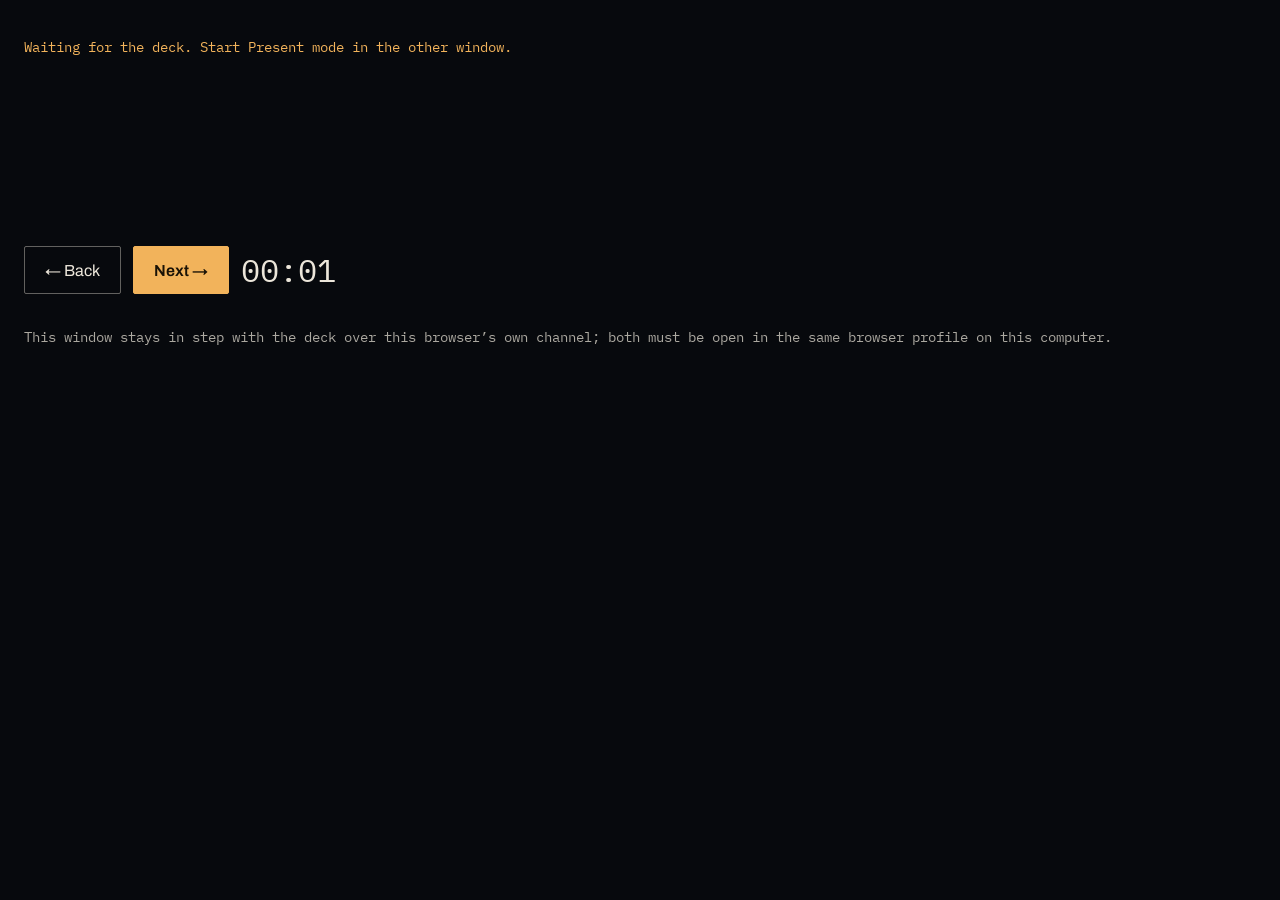
<file: notes.html>
<!doctype html>
<html lang="en-IN">
<head>
<meta charset="utf-8">
<meta name="viewport" content="width=device-width, initial-scale=1">
<title>YBAVIT Presenter Notes</title>
<link rel="stylesheet" href="https://fonts.googleapis.com/css2?family=Archivo:wdth,wght@62..125,300..800&family=IBM+Plex+Mono:wght@400;500&display=swap">
<style>
  :root { color-scheme: dark; --bg: #07090d; --surface: #151a22; --text: #ece6da; --text-2: rgb(236 230 218 / .72); --accent: #f2b35b; --accent-ink: #1a1206; }
  * { box-sizing: border-box; }
  body { margin: 0; min-height: 100vh; padding: 1.5rem; background: var(--bg); color: var(--text); font-family: 'Archivo', Arial, sans-serif; display: grid; gap: 1.25rem; align-content: start; }
  .mono { font-family: 'IBM Plex Mono', ui-monospace, Menlo, monospace; font-size: .875rem; }
  #head { color: var(--accent); }
  #note { font-size: clamp(1.5rem, 1rem + 2vw, 2.5rem); line-height: 1.25; max-width: 40ch; }
  #next { color: var(--text-2); font-size: 1.125rem; }
  .row { display: flex; gap: .75rem; flex-wrap: wrap; align-items: center; }
  button { font: inherit; min-height: 48px; padding: 0 1.25rem; border-radius: 2px; border: 1px solid rgb(236 230 218 / .4); background: transparent; color: var(--text); cursor: pointer; }
  button.go { background: var(--accent); color: var(--accent-ink); border-color: var(--accent); font-weight: 600; }
  button:focus-visible { outline: 2px solid var(--accent); outline-offset: 2px; }
  #clock { font-size: 2rem; }
</style>
</head>
<body>
  <p class="mono" id="head">Waiting for the deck. Start Present mode in the other window.</p>
  <p id="note"></p>
  <p id="next"></p>
  <div class="row"><button type="button" id="prev">← Back</button><button type="button" class="go" id="nextBtn">Next →</button><span class="mono" id="clock">00:00</span><span class="mono" id="target"></span></div>
  <p class="mono" style="color: var(--text-2)">This window stays in step with the deck over this browser’s own channel; both must be open in the same browser profile on this computer.</p>
<script>
  const ch = 'BroadcastChannel' in window ? new BroadcastChannel('ybavit-deck') : null;
  const $ = (id) => document.getElementById(id);
  let elapsed = 0, at = Date.now();
  const two = (n) => String(n).padStart(2, '0');
  if (ch) {
    ch.onmessage = (e) => { const m = e.data || {}; if (m.type !== 'state') return; $('head').textContent = m.head; $('note').textContent = m.note; $('next').textContent = 'Next: ' + m.next; $('target').textContent = 'Viewing for: ' + m.target; elapsed = m.elapsed; at = Date.now(); };
    ch.postMessage({ cmd: 'hello' });
  } else $('head').textContent = 'This browser cannot link the two windows. Use S in the deck to show notes on the same screen.';
  $('nextBtn').onclick = () => ch?.postMessage({ cmd: 'next' });
  $('prev').onclick = () => ch?.postMessage({ cmd: 'prev' });
  addEventListener('keydown', (e) => { if (['ArrowRight', 'PageDown', ' '].includes(e.key)) { e.preventDefault(); ch?.postMessage({ cmd: 'next' }); } if (['ArrowLeft', 'PageUp'].includes(e.key)) { e.preventDefault(); ch?.postMessage({ cmd: 'prev' }); } });
  setInterval(() => { const s = Math.floor((elapsed + Date.now() - at) / 1000); $('clock').textContent = `${two(Math.floor(s / 60))}:${two(s % 60)}`; }, 1000);
</script>
</body>
</html>
</file>
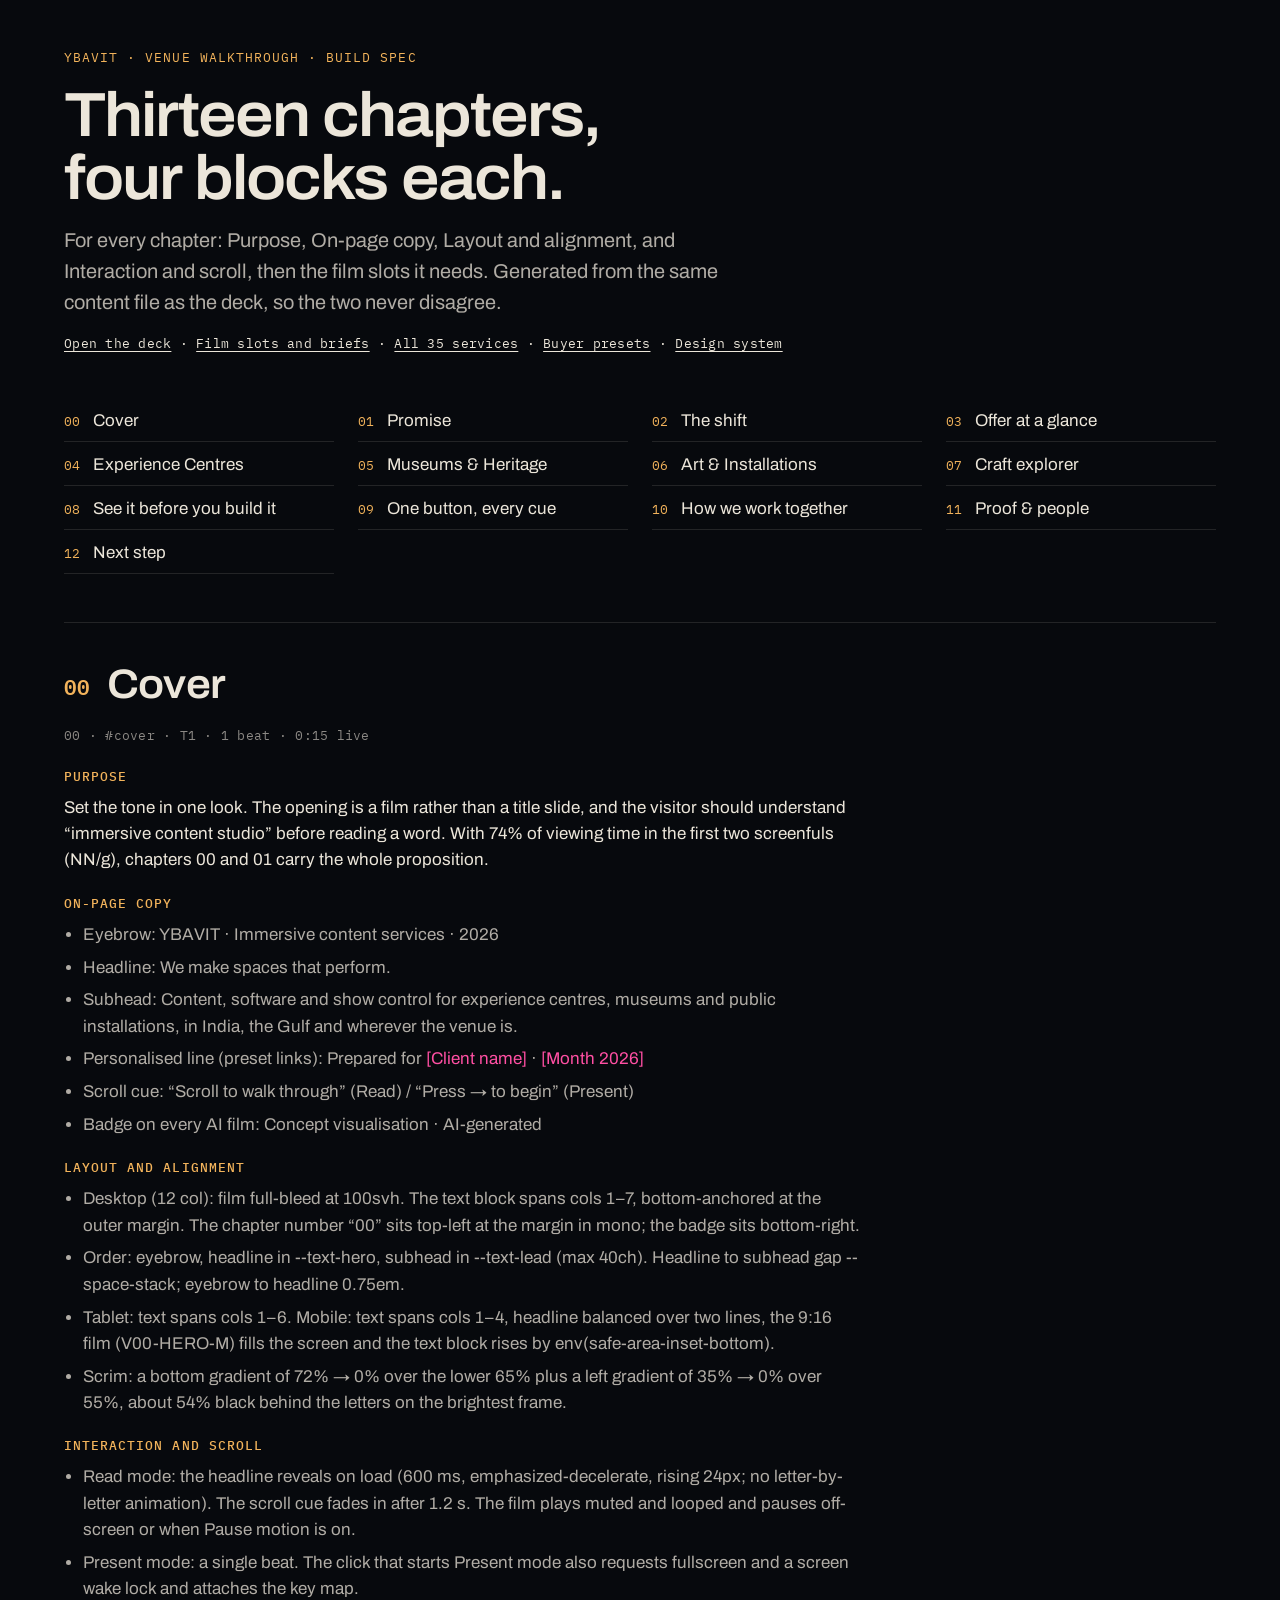
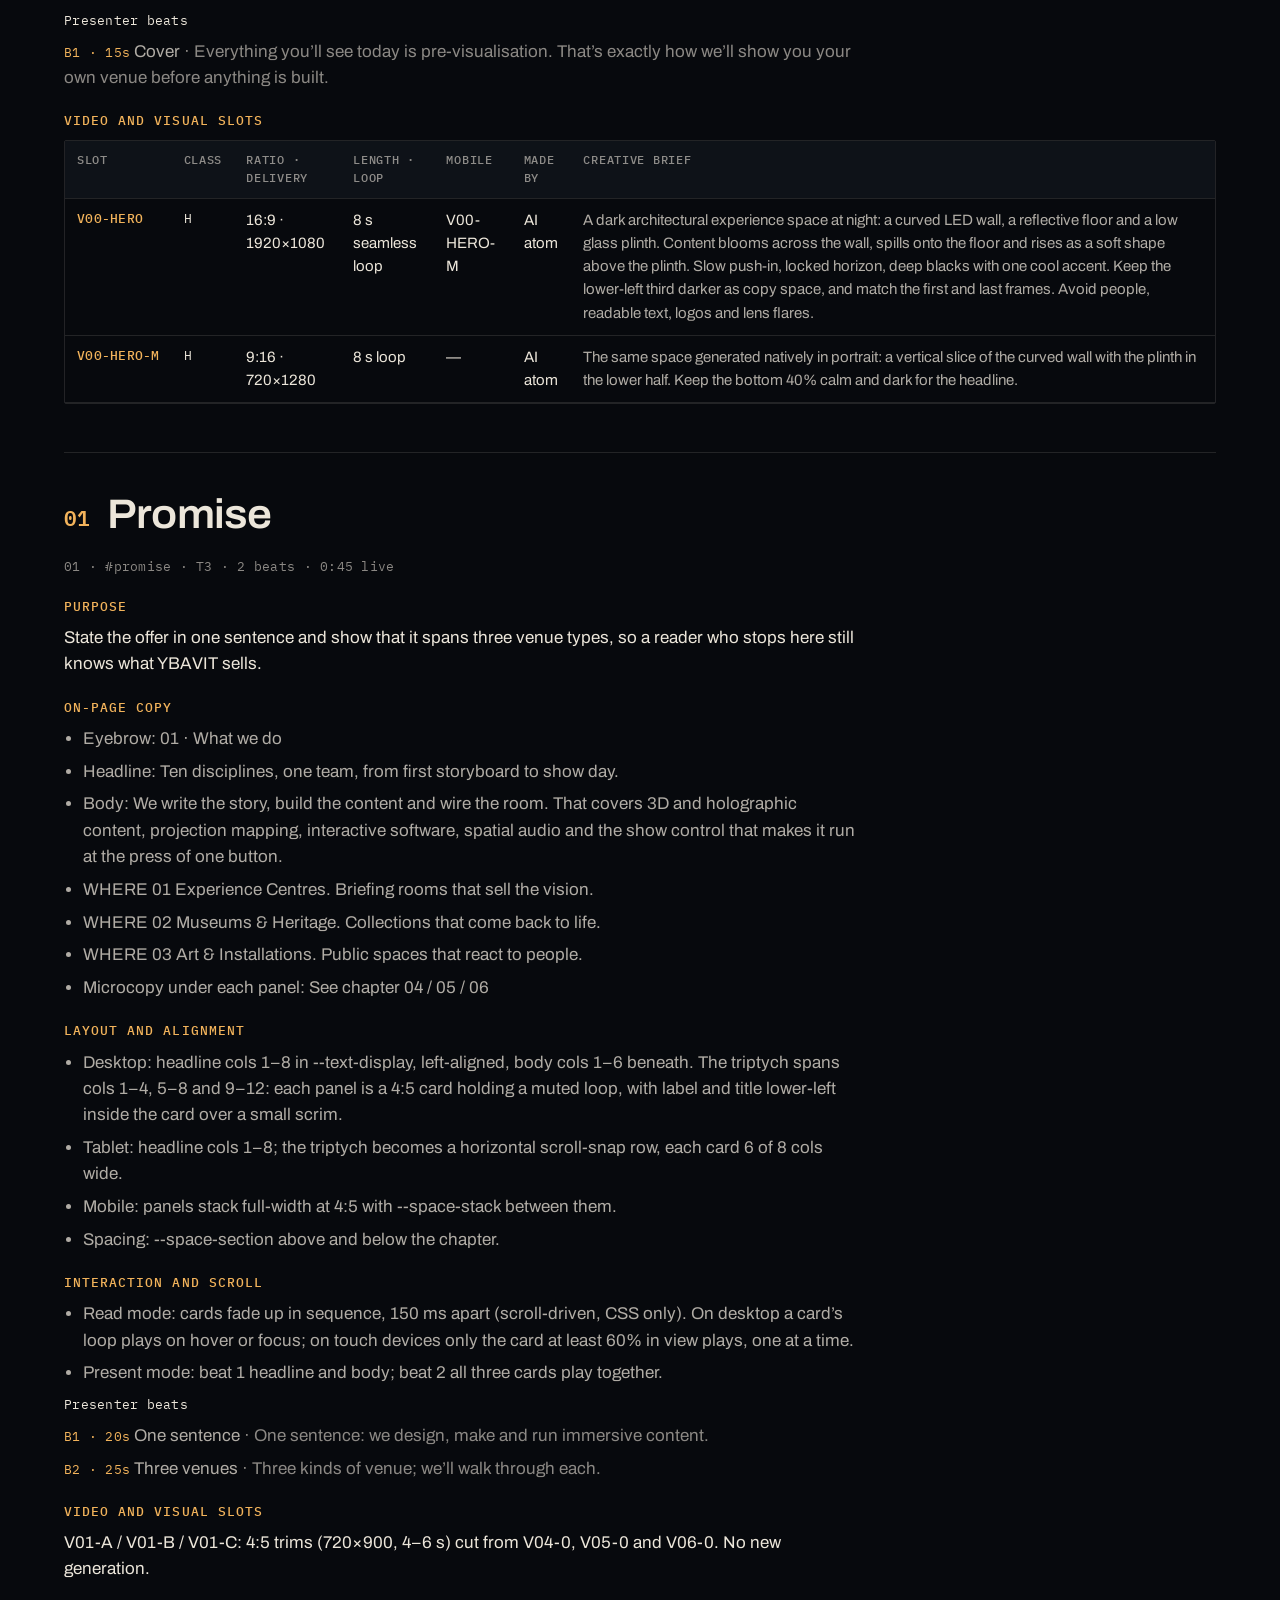
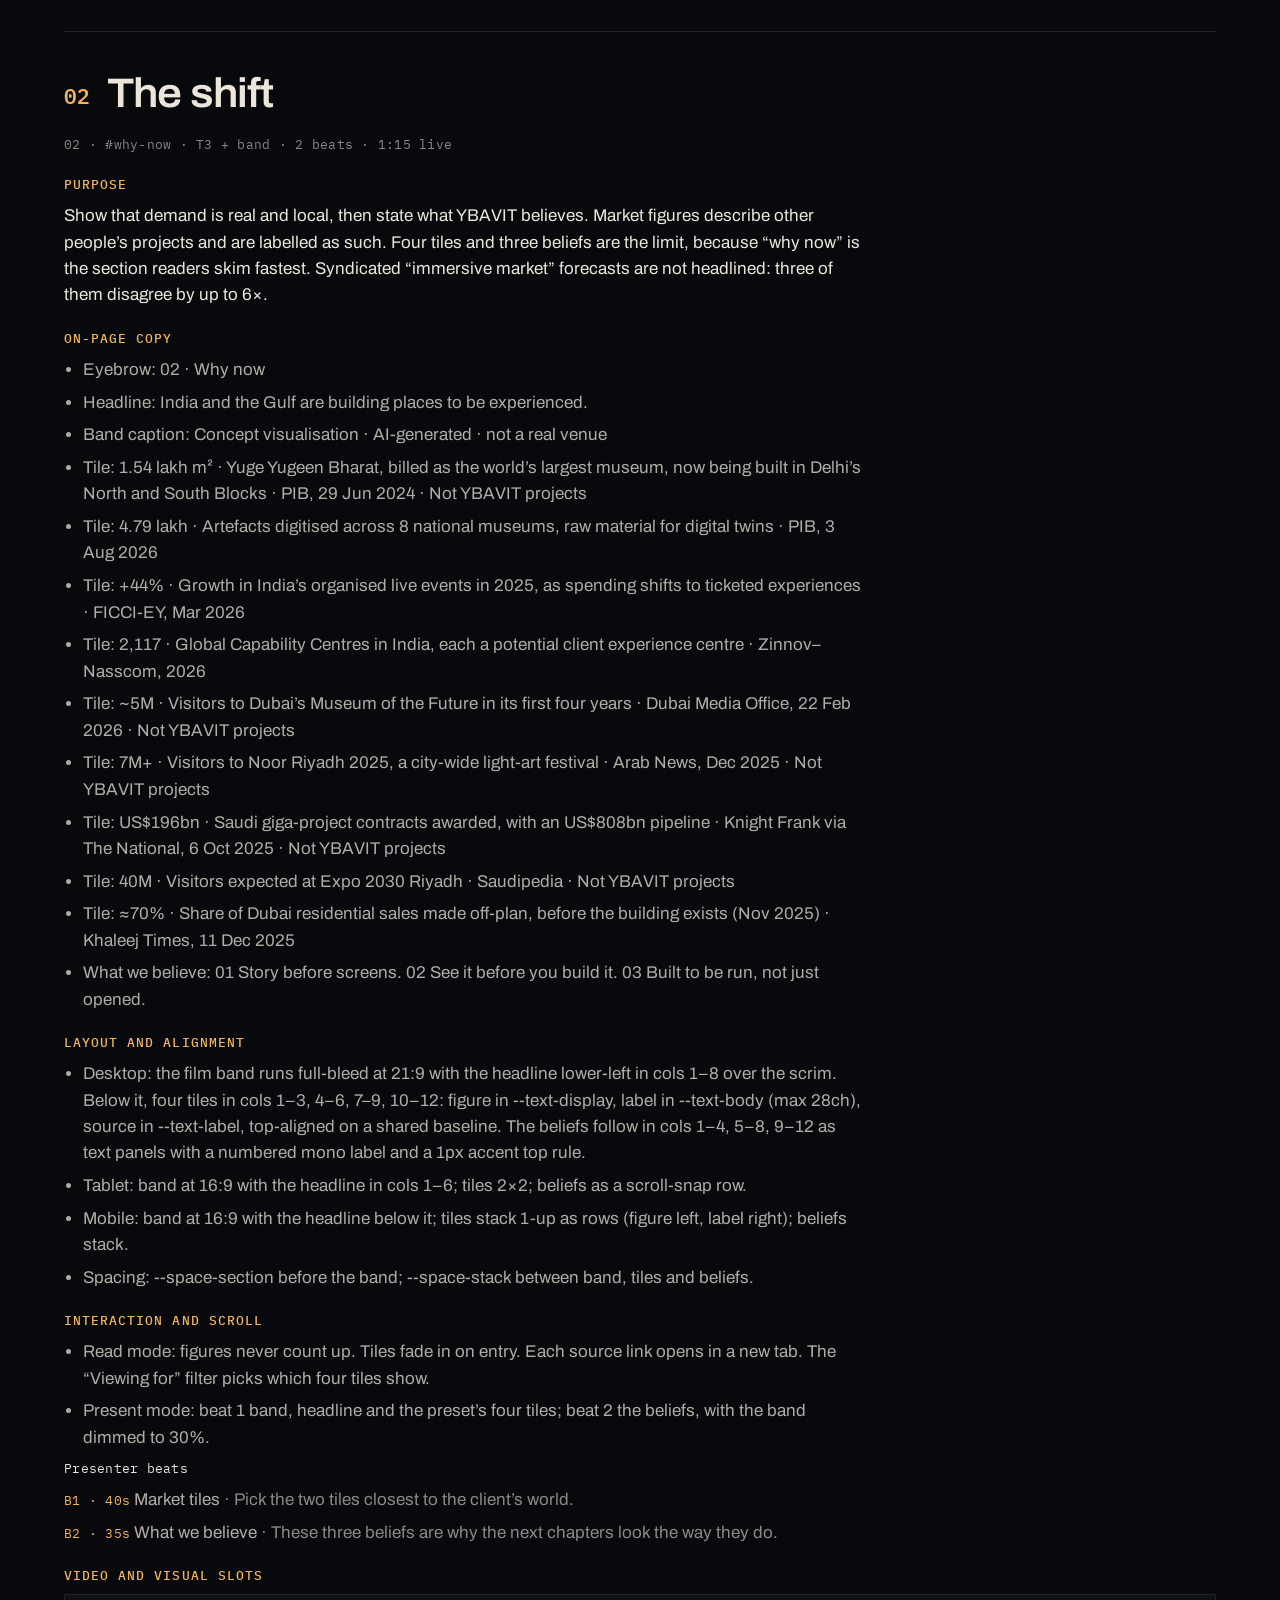
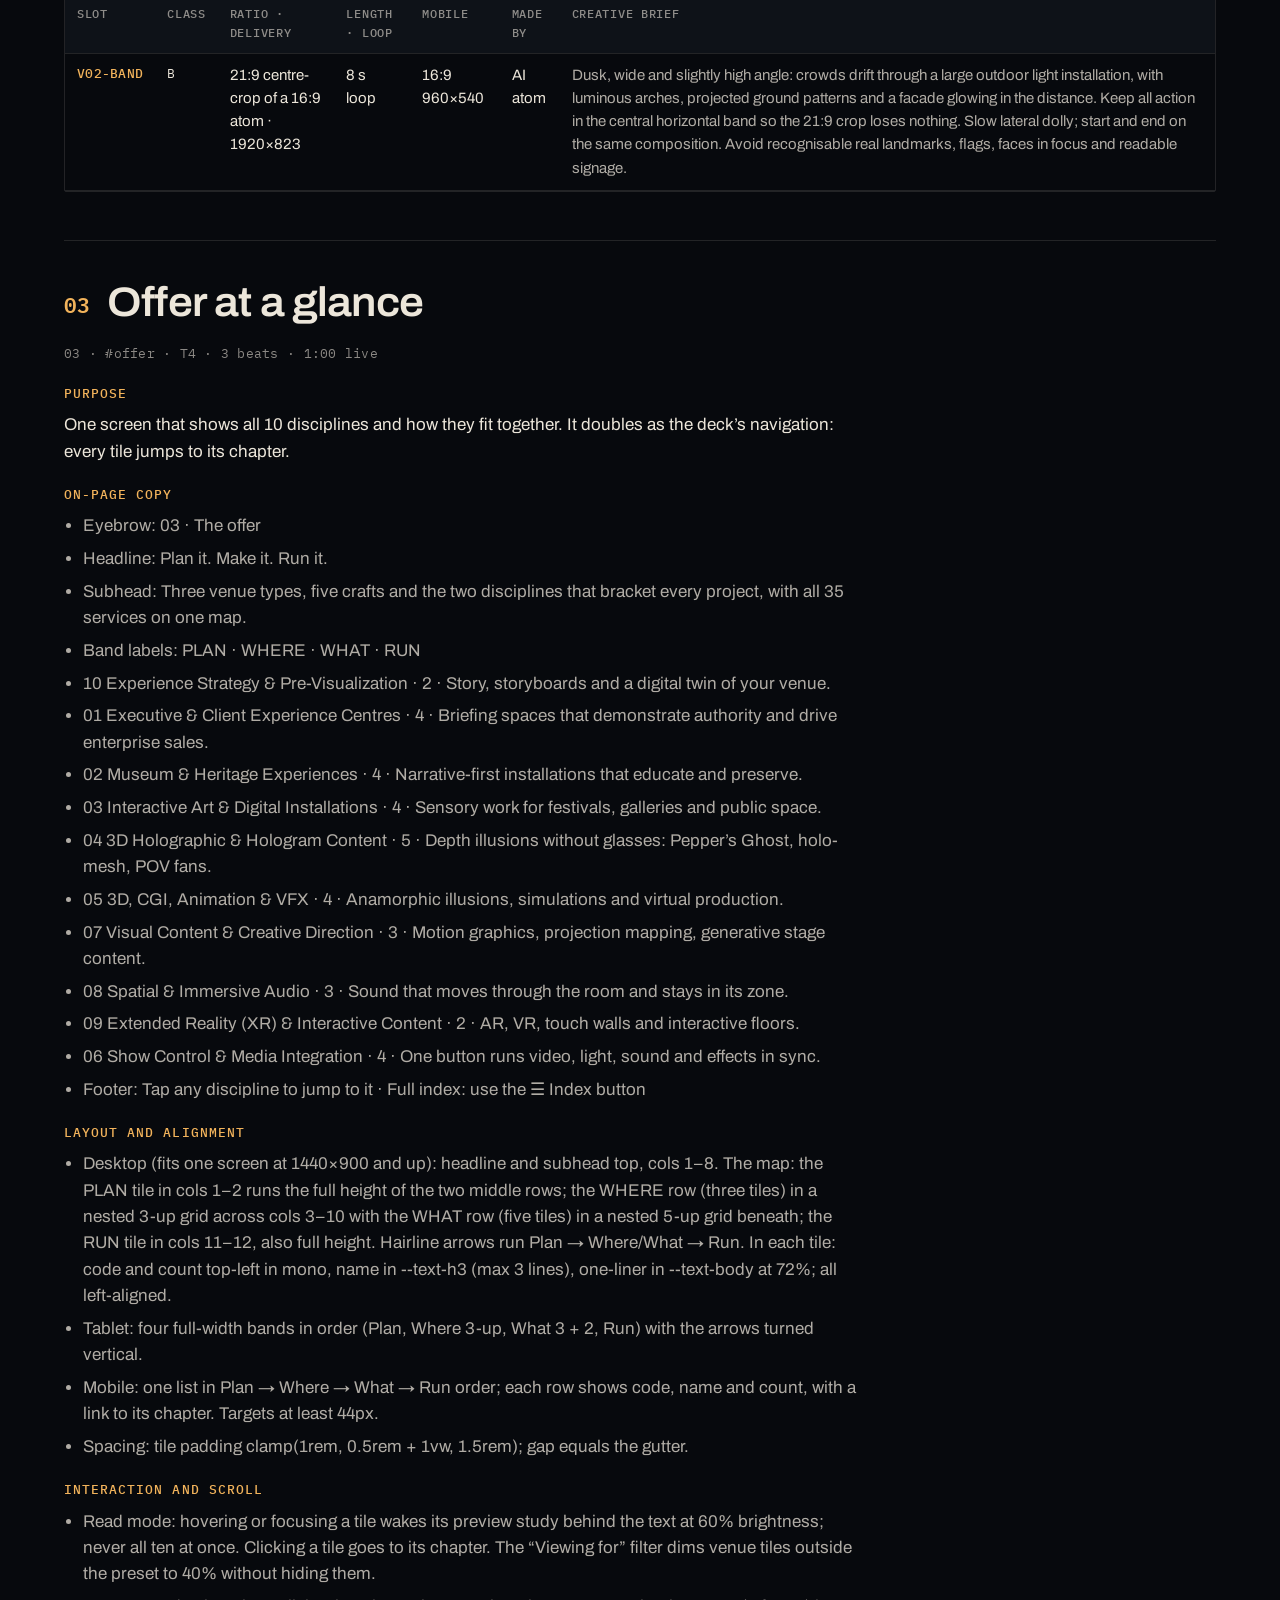
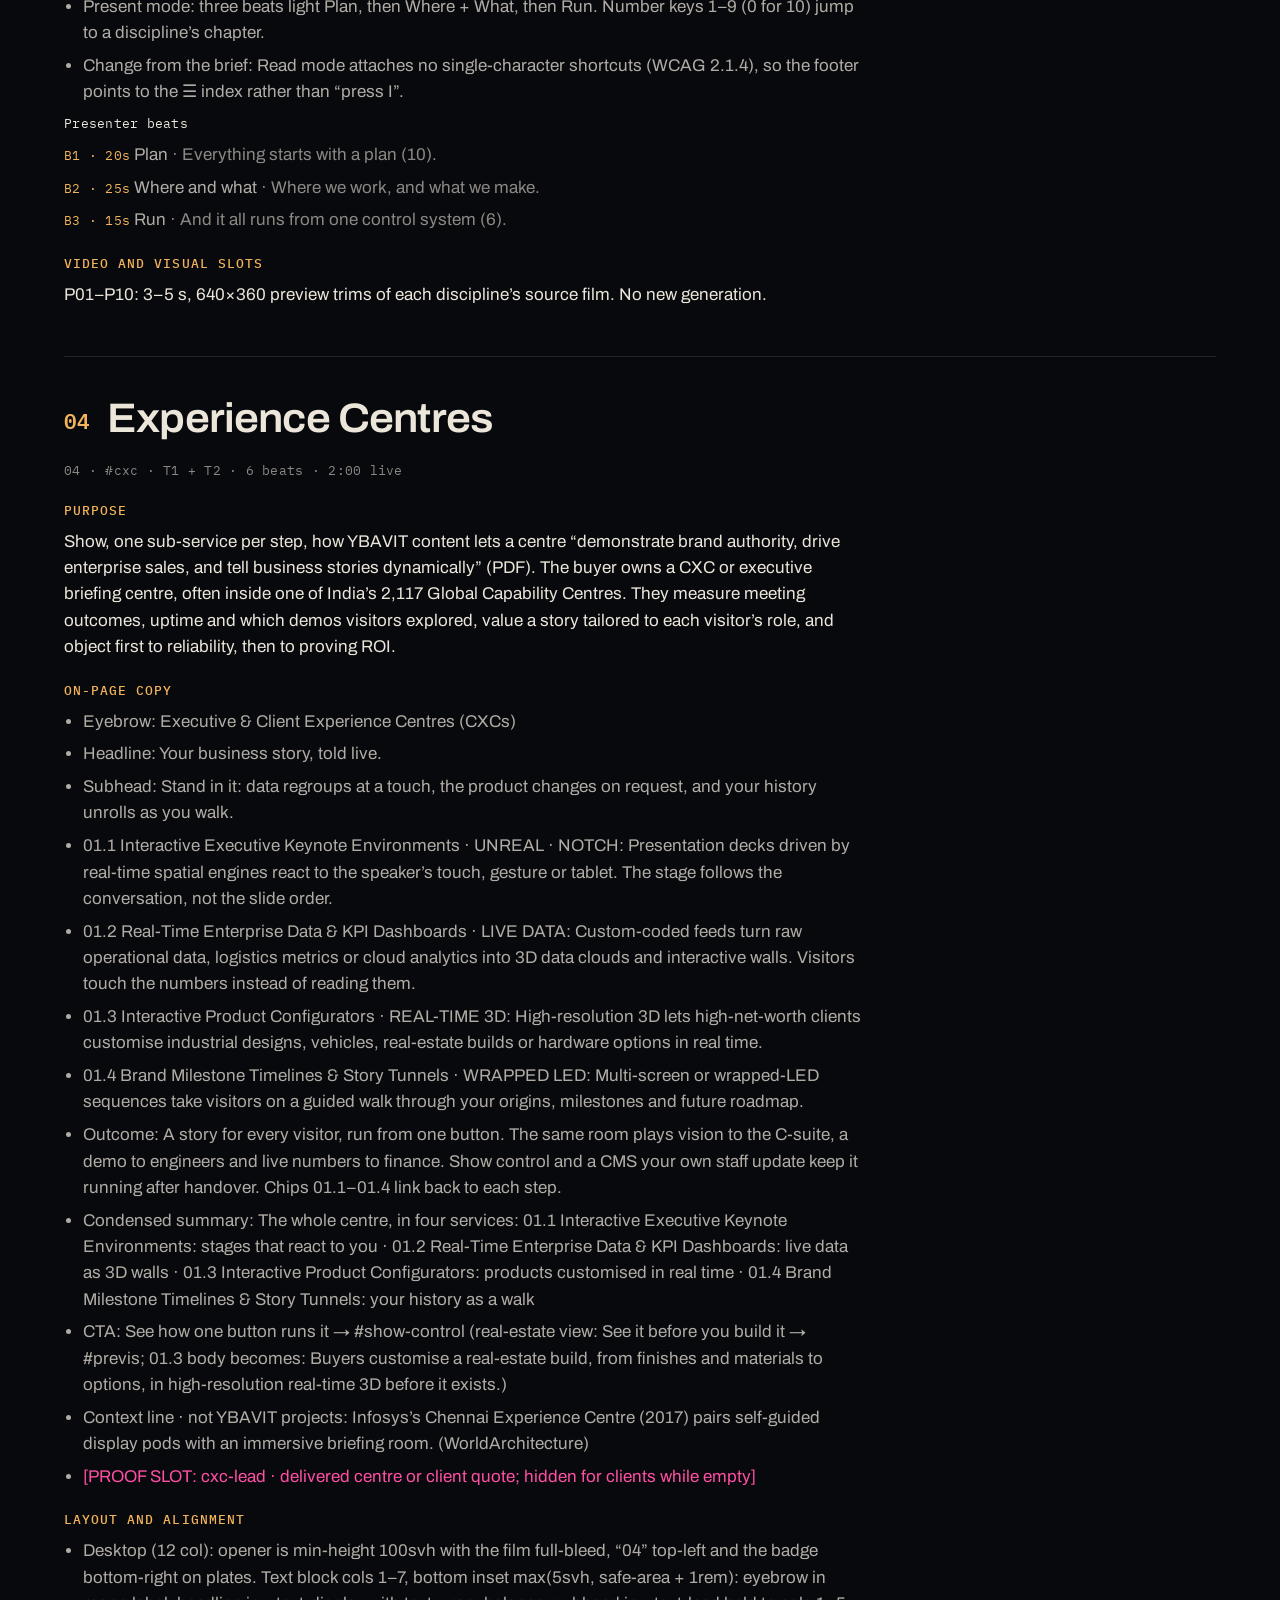
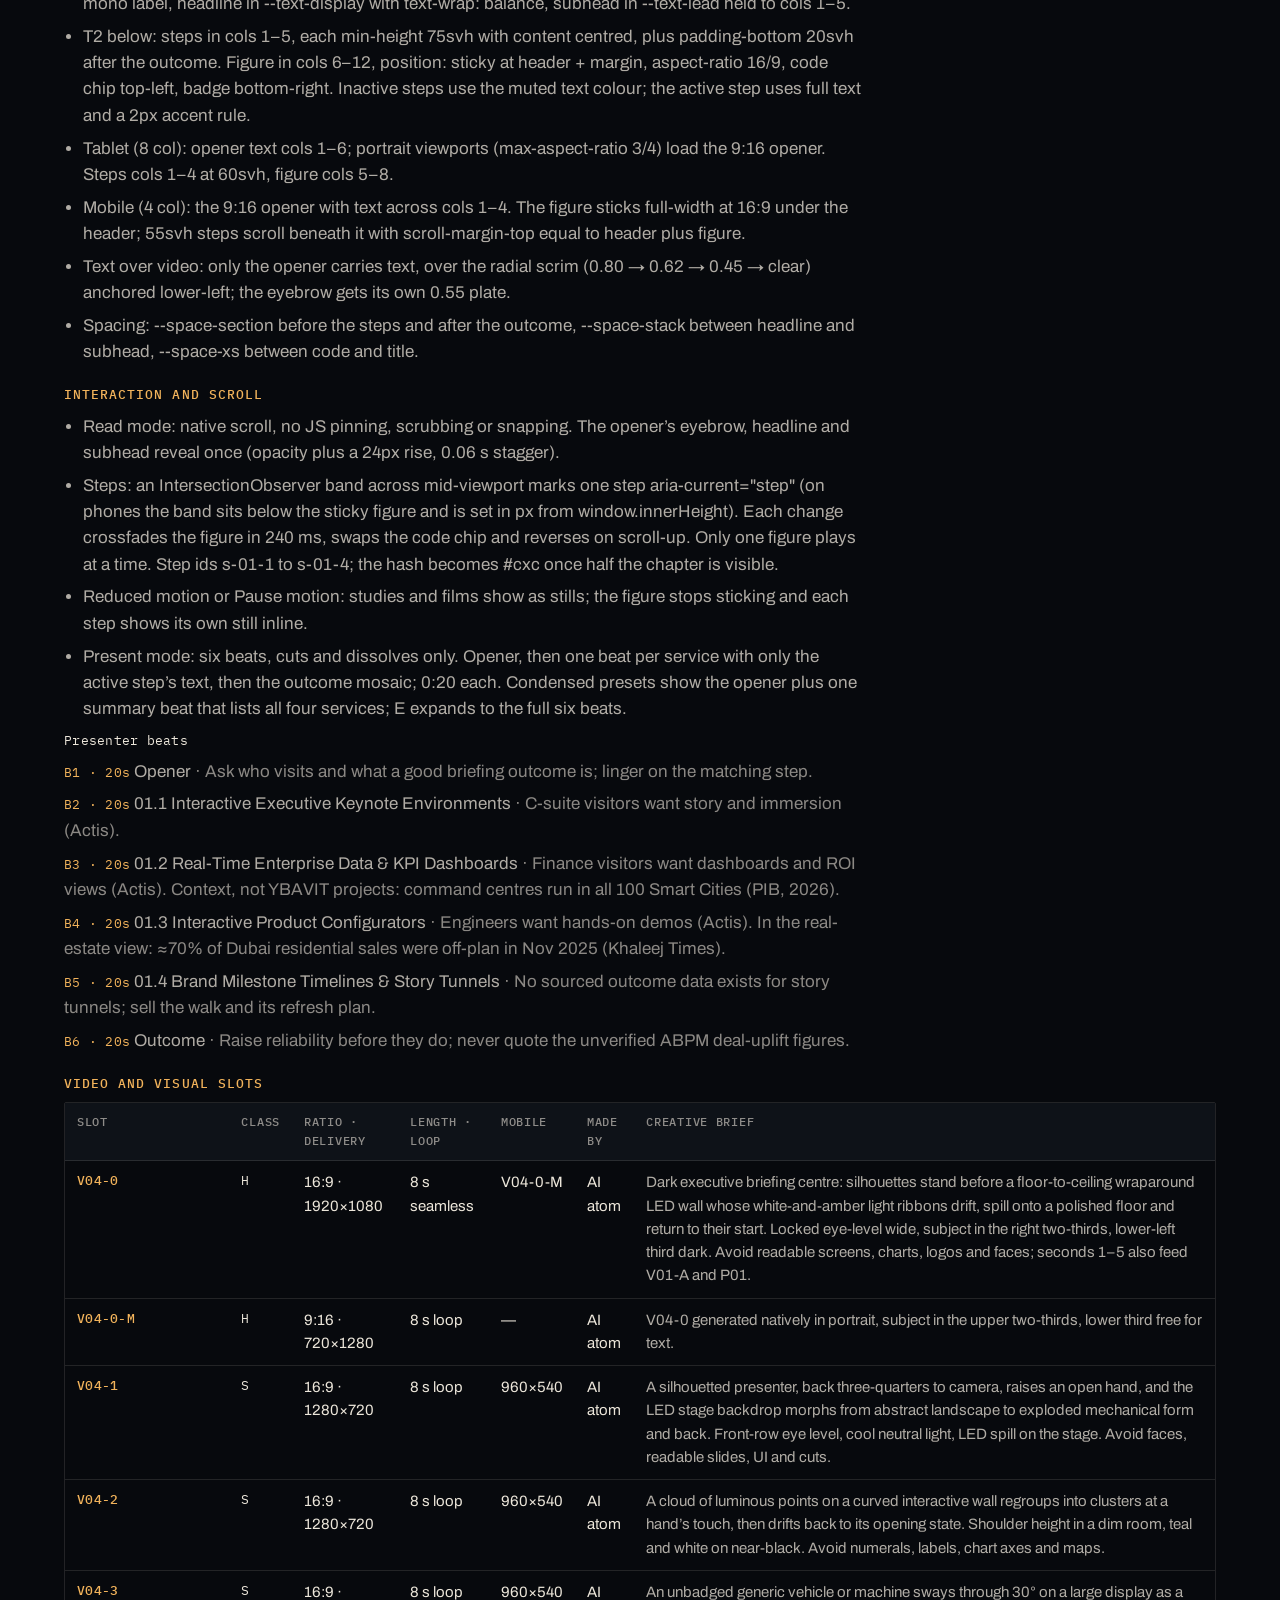
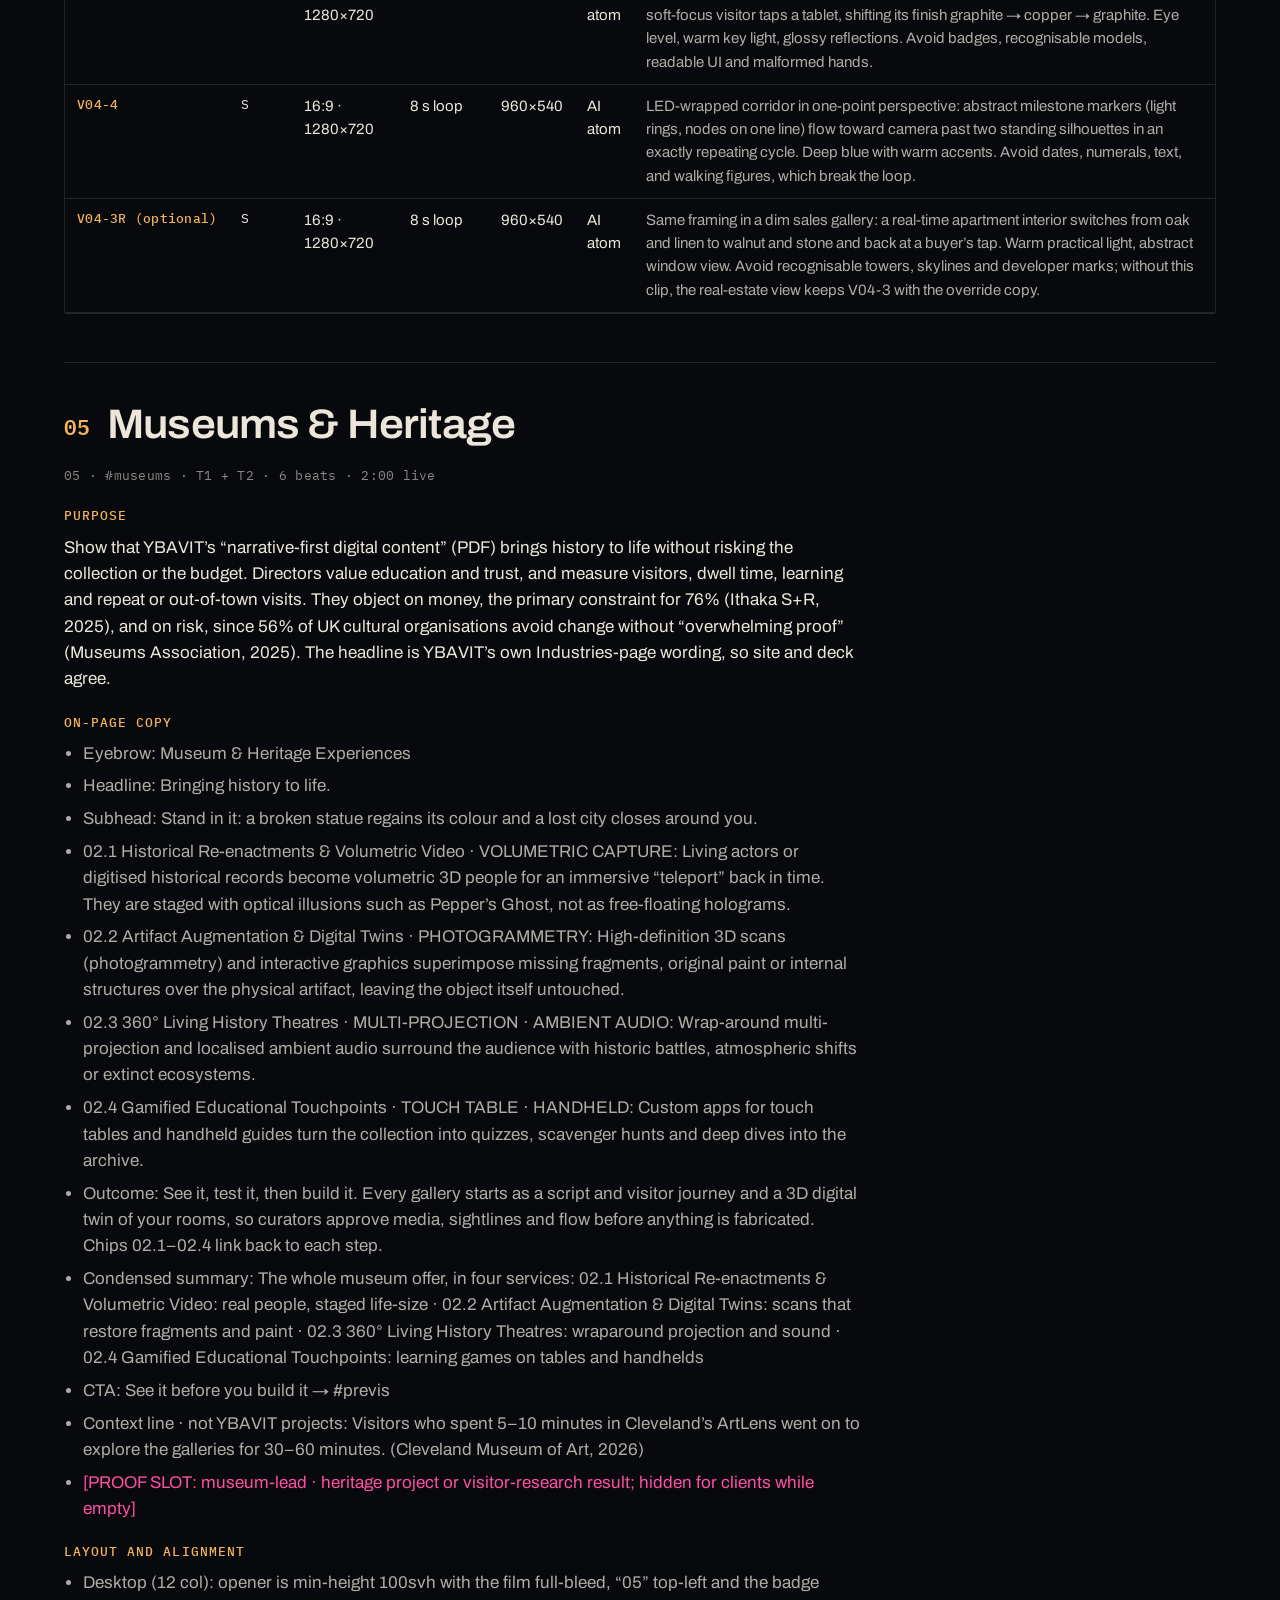
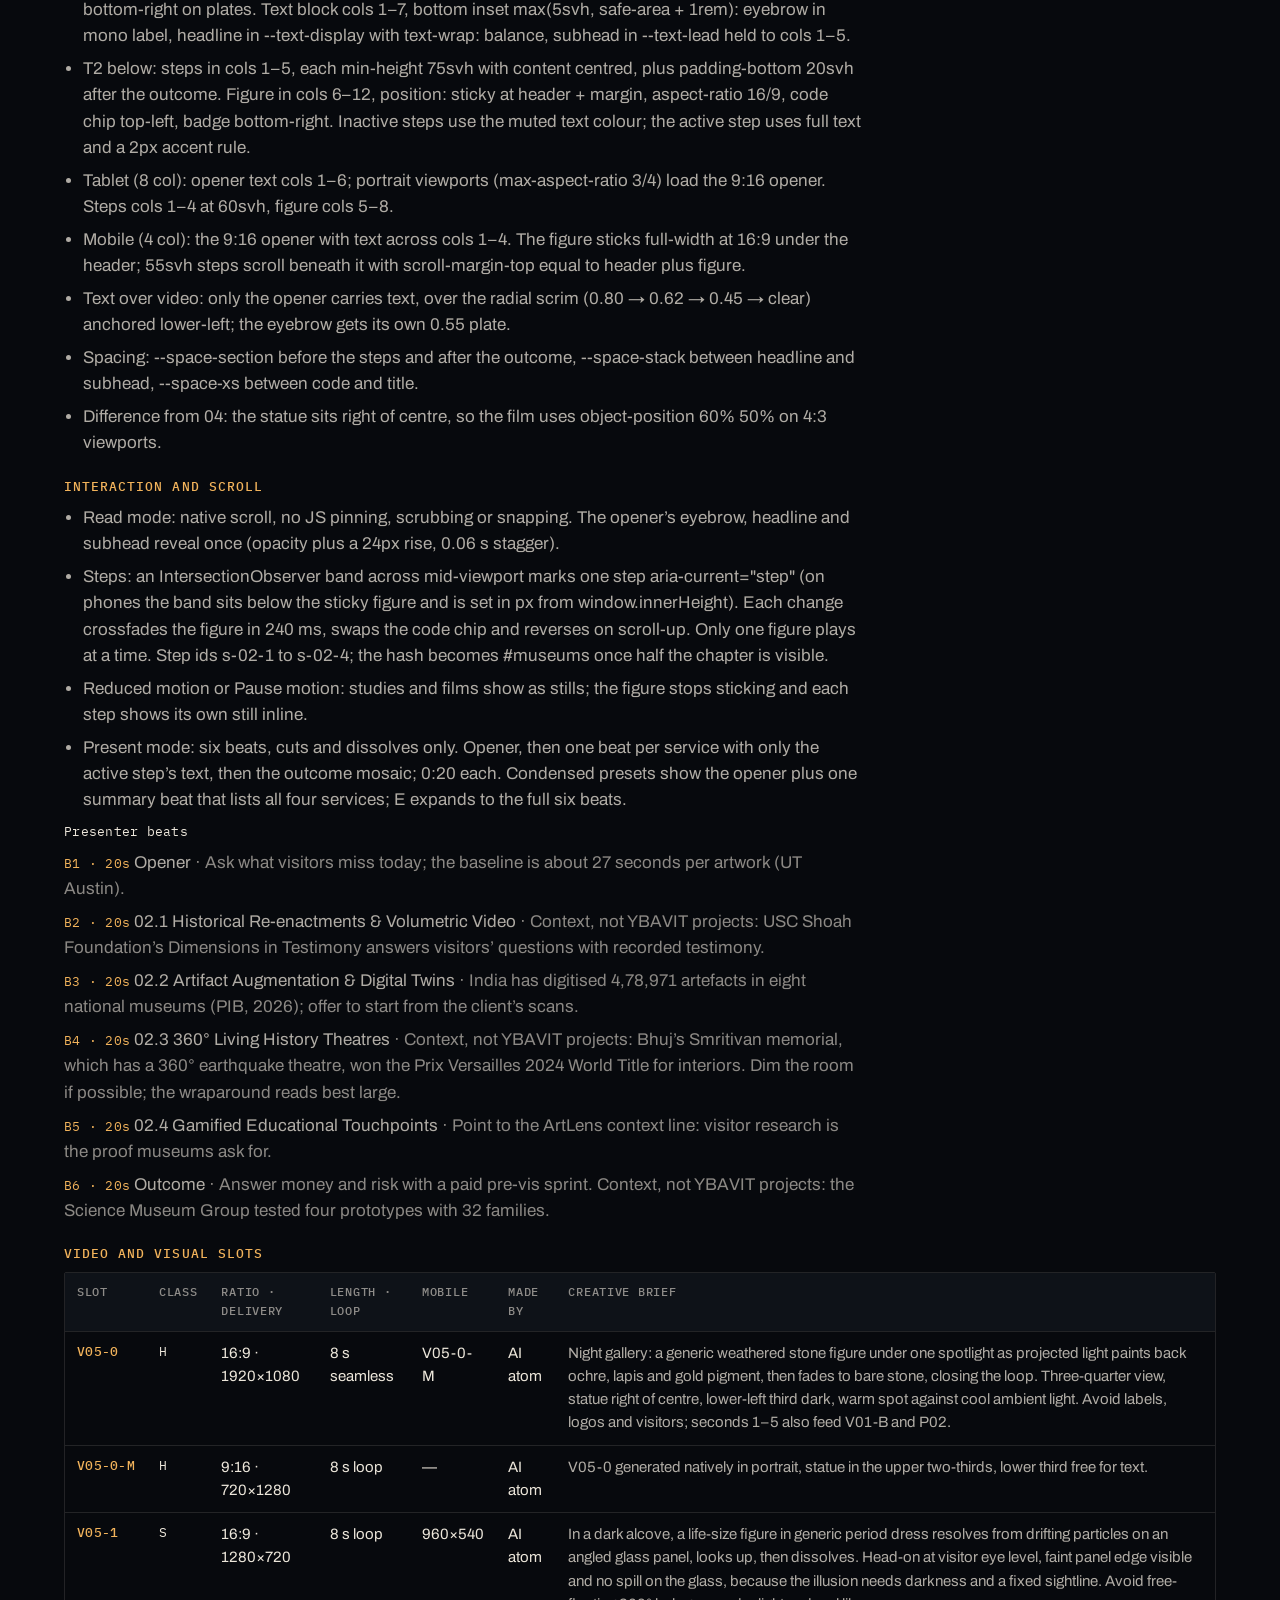
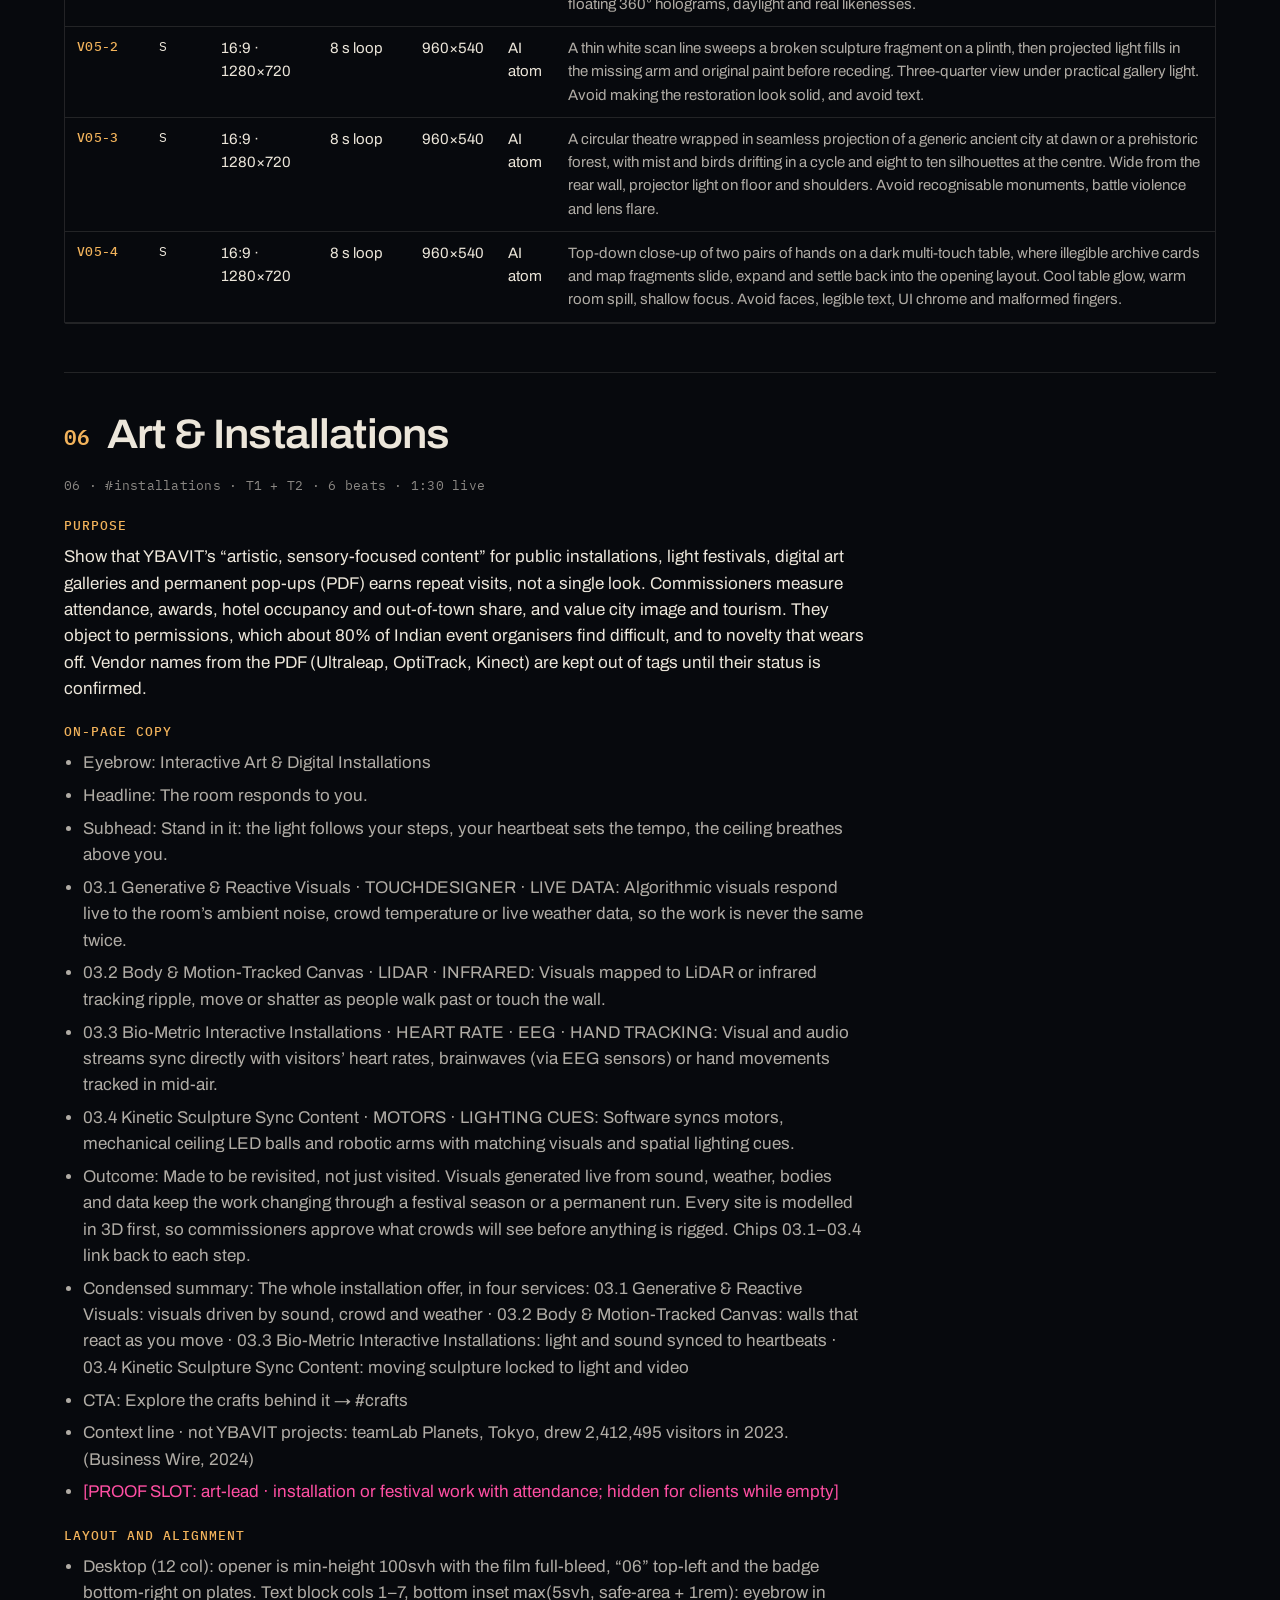
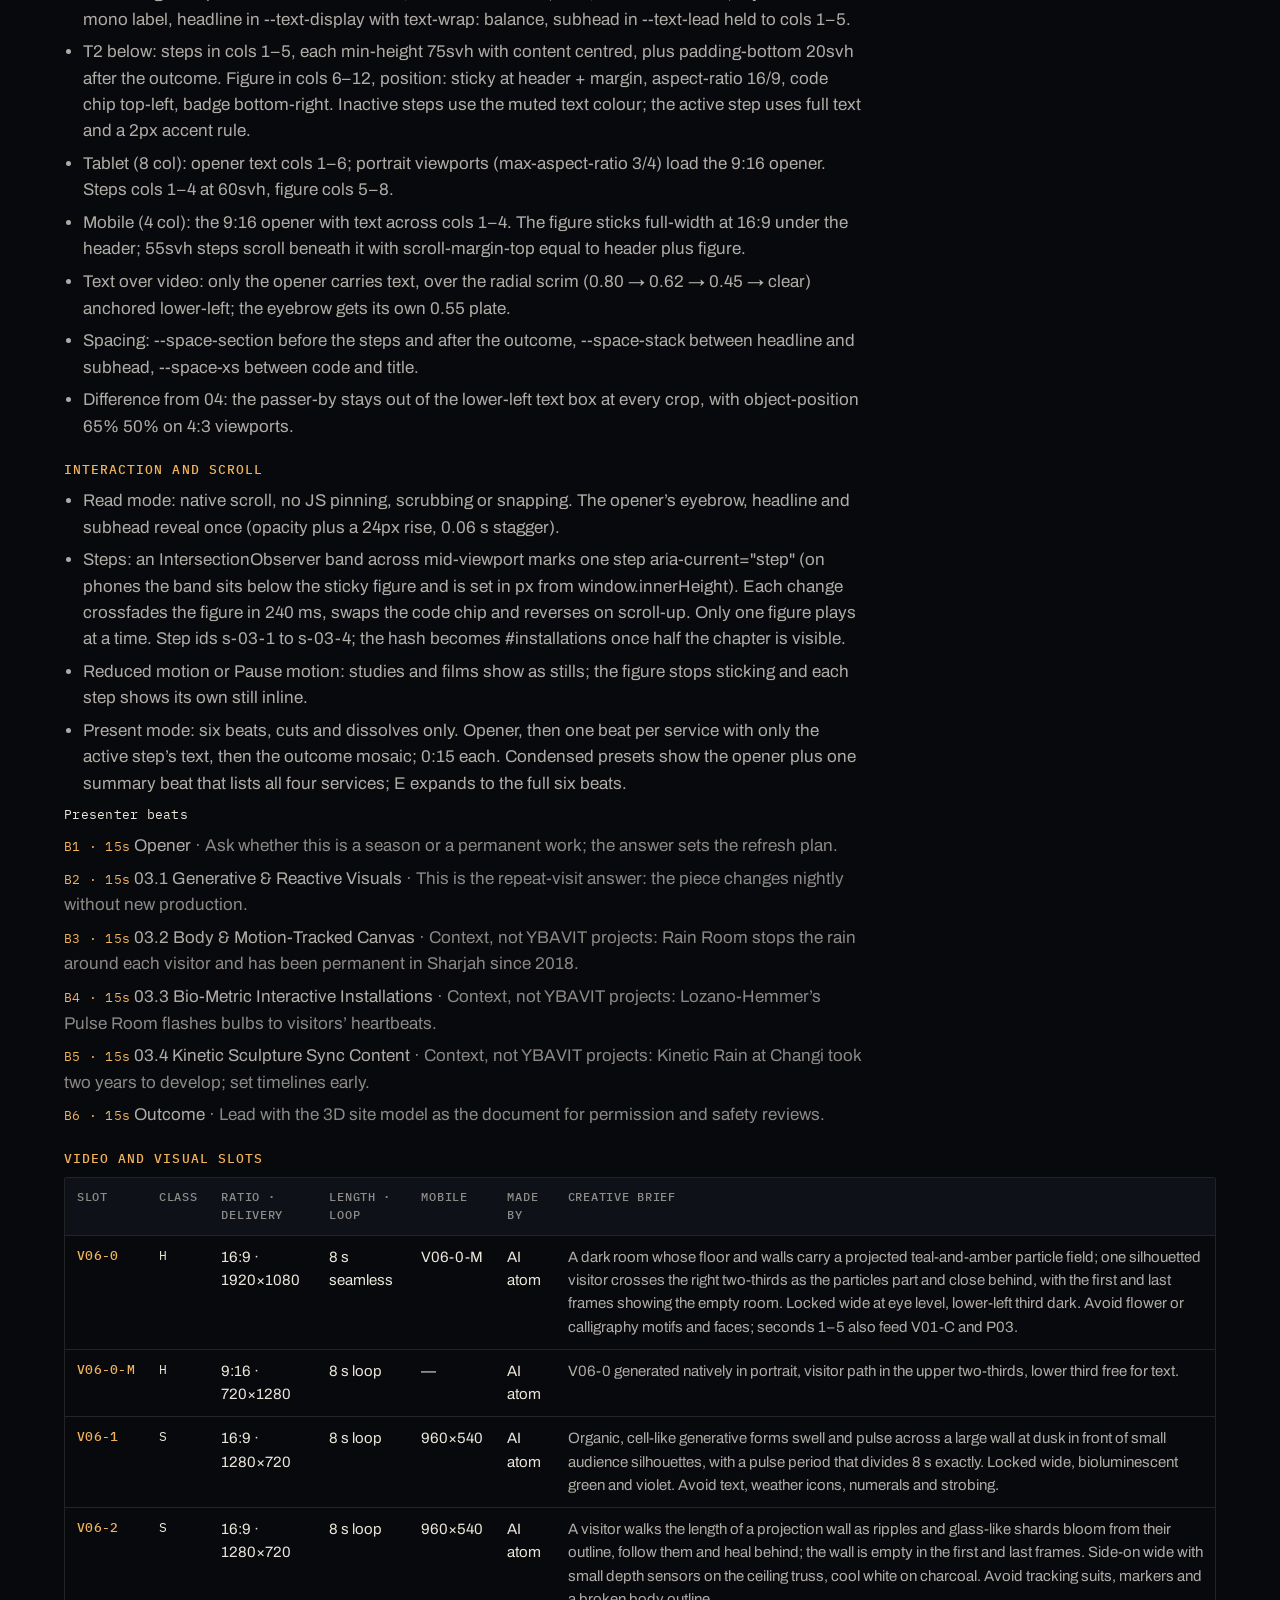
<file: spec.html>
<!doctype html>
<html lang="en-IN">
<head>
<meta charset="utf-8">
<meta name="viewport" content="width=device-width, initial-scale=1, viewport-fit=cover">
<title>YBAVIT Deck Spec</title>
<meta name="description" content="YBAVIT immersive content services: a venue walkthrough in thirteen chapters.">
<meta name="robots" content="noindex">
<link rel="preconnect" href="https://fonts.googleapis.com"><link rel="preconnect" href="https://fonts.gstatic.com" crossorigin>
<link rel="stylesheet" href="https://fonts.googleapis.com/css2?family=Archivo:wdth,wght@62..125,300..800&family=IBM+Plex+Mono:wght@400;500&display=swap">
<link rel="stylesheet" href="css/spec.css">
</head>
<body>
<main class="spec">
  <header class="spec-hero">
    <p class="mono">YBAVIT · venue walkthrough · build spec</p>
    <h1>Thirteen chapters, four blocks each.</h1>
    <p class="lead">For every chapter: Purpose, On-page copy, Layout and alignment, and Interaction and scroll, then the film slots it needs. Generated from the same content file as the deck, so the two never disagree.</p>
    <p class="mono"><a href="index.html">Open the deck</a> · <a href="#films">Film slots and briefs</a> · <a href="#services">All 35 services</a> · <a href="#presets">Buyer presets</a> · <a href="#system">Design system</a></p>
  </header>
  <nav class="toc" aria-label="Chapters"><ol role="list"><li><a href="#spec-cover"><span class="mono">00</span> Cover</a></li><li><a href="#spec-promise"><span class="mono">01</span> Promise</a></li><li><a href="#spec-why-now"><span class="mono">02</span> The shift</a></li><li><a href="#spec-offer"><span class="mono">03</span> Offer at a glance</a></li><li><a href="#spec-cxc"><span class="mono">04</span> Experience Centres</a></li><li><a href="#spec-museums"><span class="mono">05</span> Museums &amp; Heritage</a></li><li><a href="#spec-installations"><span class="mono">06</span> Art &amp; Installations</a></li><li><a href="#spec-crafts"><span class="mono">07</span> Craft explorer</a></li><li><a href="#spec-previs"><span class="mono">08</span> See it before you build it</a></li><li><a href="#spec-show-control"><span class="mono">09</span> One button, every cue</a></li><li><a href="#spec-process"><span class="mono">10</span> How we work together</a></li><li><a href="#spec-proof"><span class="mono">11</span> Proof &amp; people</a></li><li><a href="#spec-next"><span class="mono">12</span> Next step</a></li></ol></nav>
  
  <section class="spec-ch" id="spec-cover">
    <h2><span class="mono">00</span> Cover</h2>
    
  <p class="mono spec-meta">00 · #cover · T1 · 1 beat · 0:15 live</p>
  <div class="spec-block"><h3 class="mono">Purpose</h3><p class="body">Set the tone in one look. The opening is a film rather than a title slide, and the visitor should understand “immersive content studio” before reading a word. With 74% of viewing time in the first two screenfuls (NN/g), chapters 00 and 01 carry the whole proposition.</p></div>
  <div class="spec-block"><h3 class="mono">On-page copy</h3><ul role="list"><li>Eyebrow: YBAVIT · Immersive content services · 2026</li><li>Headline: We make spaces that perform.</li><li>Subhead: Content, software and show control for experience centres, museums and public installations, in India, the Gulf and wherever the venue is.</li><li>Personalised line (preset links): Prepared for <span class="ph">[Client name]</span> · <span class="ph">[Month 2026]</span></li><li>Scroll cue: “Scroll to walk through” (Read) / “Press → to begin” (Present)</li><li>Badge on every AI film: Concept visualisation · AI-generated</li></ul></div>
  <div class="spec-block"><h3 class="mono">Layout and alignment</h3><ul role="list"><li>Desktop (12 col): film full-bleed at 100svh. The text block spans cols 1–7, bottom-anchored at the outer margin. The chapter number “00” sits top-left at the margin in mono; the badge sits bottom-right.</li><li>Order: eyebrow, headline in --text-hero, subhead in --text-lead (max 40ch). Headline to subhead gap --space-stack; eyebrow to headline 0.75em.</li><li>Tablet: text spans cols 1–6. Mobile: text spans cols 1–4, headline balanced over two lines, the 9:16 film (V00-HERO-M) fills the screen and the text block rises by env(safe-area-inset-bottom).</li><li>Scrim: a bottom gradient of 72% → 0% over the lower 65% plus a left gradient of 35% → 0% over 55%, about 54% black behind the letters on the brightest frame.</li></ul></div>
  <div class="spec-block"><h3 class="mono">Interaction and scroll</h3><ul role="list"><li>Read mode: the headline reveals on load (600 ms, emphasized-decelerate, rising 24px; no letter-by-letter animation). The scroll cue fades in after 1.2 s. The film plays muted and looped and pauses off-screen or when Pause motion is on.</li><li>Present mode: a single beat. The click that starts Present mode also requests fullscreen and a screen wake lock and attaches the key map.</li></ul><p class="mono">Presenter beats</p><ol class="beats" role="list"><li><span class="mono">B1 · 15s</span> Cover<span class="note"> · Everything you’ll see today is pre-visualisation. That’s exactly how we’ll show you your own venue before anything is built.</span></li></ol></div>
    
    <div class="spec-block"><h3 class="mono">Video and visual slots</h3><div class="tw"><table class="slots"><thead><tr><th scope="col">Slot</th><th scope="col">Class</th><th scope="col">Ratio · delivery</th><th scope="col">Length · loop</th><th scope="col">Mobile</th><th scope="col">Made by</th><th scope="col">Creative brief</th></tr></thead><tbody><tr><th scope="row" class="mono">V00-HERO</th><td class="mono">H</td><td>16:9 · 1920×1080</td><td>8 s seamless loop</td><td>V00-HERO-M</td><td>AI atom</td><td>A dark architectural experience space at night: a curved LED wall, a reflective floor and a low glass plinth. Content blooms across the wall, spills onto the floor and rises as a soft shape above the plinth. Slow push-in, locked horizon, deep blacks with one cool accent. Keep the lower-left third darker as copy space, and match the first and last frames. Avoid people, readable text, logos and lens flares.</td></tr><tr><th scope="row" class="mono">V00-HERO-M</th><td class="mono">H</td><td>9:16 · 720×1280</td><td>8 s loop</td><td>—</td><td>AI atom</td><td>The same space generated natively in portrait: a vertical slice of the curved wall with the plinth in the lower half. Keep the bottom 40% calm and dark for the headline.</td></tr></tbody></table></div></div>
  </section>
  <section class="spec-ch" id="spec-promise">
    <h2><span class="mono">01</span> Promise</h2>
    
  <p class="mono spec-meta">01 · #promise · T3 · 2 beats · 0:45 live</p>
  <div class="spec-block"><h3 class="mono">Purpose</h3><p class="body">State the offer in one sentence and show that it spans three venue types, so a reader who stops here still knows what YBAVIT sells.</p></div>
  <div class="spec-block"><h3 class="mono">On-page copy</h3><ul role="list"><li>Eyebrow: 01 · What we do</li><li>Headline: Ten disciplines, one team, from first storyboard to show day.</li><li>Body: We write the story, build the content and wire the room. That covers 3D and holographic content, projection mapping, interactive software, spatial audio and the show control that makes it run at the press of one button.</li><li>WHERE 01 Experience Centres. Briefing rooms that sell the vision.</li><li>WHERE 02 Museums &amp; Heritage. Collections that come back to life.</li><li>WHERE 03 Art &amp; Installations. Public spaces that react to people.</li><li>Microcopy under each panel: See chapter 04 / 05 / 06</li></ul></div>
  <div class="spec-block"><h3 class="mono">Layout and alignment</h3><ul role="list"><li>Desktop: headline cols 1–8 in --text-display, left-aligned, body cols 1–6 beneath. The triptych spans cols 1–4, 5–8 and 9–12: each panel is a 4:5 card holding a muted loop, with label and title lower-left inside the card over a small scrim.</li><li>Tablet: headline cols 1–8; the triptych becomes a horizontal scroll-snap row, each card 6 of 8 cols wide.</li><li>Mobile: panels stack full-width at 4:5 with --space-stack between them.</li><li>Spacing: --space-section above and below the chapter.</li></ul></div>
  <div class="spec-block"><h3 class="mono">Interaction and scroll</h3><ul role="list"><li>Read mode: cards fade up in sequence, 150 ms apart (scroll-driven, CSS only). On desktop a card’s loop plays on hover or focus; on touch devices only the card at least 60% in view plays, one at a time.</li><li>Present mode: beat 1 headline and body; beat 2 all three cards play together.</li></ul><p class="mono">Presenter beats</p><ol class="beats" role="list"><li><span class="mono">B1 · 20s</span> One sentence<span class="note"> · One sentence: we design, make and run immersive content.</span></li><li><span class="mono">B2 · 25s</span> Three venues<span class="note"> · Three kinds of venue; we’ll walk through each.</span></li></ol></div>
    
    <div class="spec-block"><h3 class="mono">Video and visual slots</h3><p class="body">V01-A / V01-B / V01-C: 4:5 trims (720×900, 4–6 s) cut from V04-0, V05-0 and V06-0. No new generation.</p></div>
  </section>
  <section class="spec-ch" id="spec-why-now">
    <h2><span class="mono">02</span> The shift</h2>
    
  <p class="mono spec-meta">02 · #why-now · T3 + band · 2 beats · 1:15 live</p>
  <div class="spec-block"><h3 class="mono">Purpose</h3><p class="body">Show that demand is real and local, then state what YBAVIT believes. Market figures describe other people’s projects and are labelled as such. Four tiles and three beliefs are the limit, because “why now” is the section readers skim fastest. Syndicated “immersive market” forecasts are not headlined: three of them disagree by up to 6×.</p></div>
  <div class="spec-block"><h3 class="mono">On-page copy</h3><ul role="list"><li>Eyebrow: 02 · Why now</li><li>Headline: India and the Gulf are building places to be experienced.</li><li>Band caption: Concept visualisation · AI-generated · not a real venue</li><li>Tile: 1.54 lakh m² · Yuge Yugeen Bharat, billed as the world’s largest museum, now being built in Delhi’s North and South Blocks · PIB, 29 Jun 2024 · Not YBAVIT projects</li><li>Tile: 4.79 lakh · Artefacts digitised across 8 national museums, raw material for digital twins · PIB, 3 Aug 2026</li><li>Tile: +44% · Growth in India’s organised live events in 2025, as spending shifts to ticketed experiences · FICCI-EY, Mar 2026</li><li>Tile: 2,117 · Global Capability Centres in India, each a potential client experience centre · Zinnov–Nasscom, 2026</li><li>Tile: ~5M · Visitors to Dubai’s Museum of the Future in its first four years · Dubai Media Office, 22 Feb 2026 · Not YBAVIT projects</li><li>Tile: 7M+ · Visitors to Noor Riyadh 2025, a city-wide light-art festival · Arab News, Dec 2025 · Not YBAVIT projects</li><li>Tile: US$196bn · Saudi giga-project contracts awarded, with an US$808bn pipeline · Knight Frank via The National, 6 Oct 2025 · Not YBAVIT projects</li><li>Tile: 40M · Visitors expected at Expo 2030 Riyadh · Saudipedia · Not YBAVIT projects</li><li>Tile: ≈70% · Share of Dubai residential sales made off-plan, before the building exists (Nov 2025) · Khaleej Times, 11 Dec 2025</li><li>What we believe: 01 Story before screens. 02 See it before you build it. 03 Built to be run, not just opened.</li></ul></div>
  <div class="spec-block"><h3 class="mono">Layout and alignment</h3><ul role="list"><li>Desktop: the film band runs full-bleed at 21:9 with the headline lower-left in cols 1–8 over the scrim. Below it, four tiles in cols 1–3, 4–6, 7–9, 10–12: figure in --text-display, label in --text-body (max 28ch), source in --text-label, top-aligned on a shared baseline. The beliefs follow in cols 1–4, 5–8, 9–12 as text panels with a numbered mono label and a 1px accent top rule.</li><li>Tablet: band at 16:9 with the headline in cols 1–6; tiles 2×2; beliefs as a scroll-snap row.</li><li>Mobile: band at 16:9 with the headline below it; tiles stack 1-up as rows (figure left, label right); beliefs stack.</li><li>Spacing: --space-section before the band; --space-stack between band, tiles and beliefs.</li></ul></div>
  <div class="spec-block"><h3 class="mono">Interaction and scroll</h3><ul role="list"><li>Read mode: figures never count up. Tiles fade in on entry. Each source link opens in a new tab. The “Viewing for” filter picks which four tiles show.</li><li>Present mode: beat 1 band, headline and the preset’s four tiles; beat 2 the beliefs, with the band dimmed to 30%.</li></ul><p class="mono">Presenter beats</p><ol class="beats" role="list"><li><span class="mono">B1 · 40s</span> Market tiles<span class="note"> · Pick the two tiles closest to the client’s world.</span></li><li><span class="mono">B2 · 35s</span> What we believe<span class="note"> · These three beliefs are why the next chapters look the way they do.</span></li></ol></div>
    
    <div class="spec-block"><h3 class="mono">Video and visual slots</h3><div class="tw"><table class="slots"><thead><tr><th scope="col">Slot</th><th scope="col">Class</th><th scope="col">Ratio · delivery</th><th scope="col">Length · loop</th><th scope="col">Mobile</th><th scope="col">Made by</th><th scope="col">Creative brief</th></tr></thead><tbody><tr><th scope="row" class="mono">V02-BAND</th><td class="mono">B</td><td>21:9 centre-crop of a 16:9 atom · 1920×823</td><td>8 s loop</td><td>16:9 960×540</td><td>AI atom</td><td>Dusk, wide and slightly high angle: crowds drift through a large outdoor light installation, with luminous arches, projected ground patterns and a facade glowing in the distance. Keep all action in the central horizontal band so the 21:9 crop loses nothing. Slow lateral dolly; start and end on the same composition. Avoid recognisable real landmarks, flags, faces in focus and readable signage.</td></tr></tbody></table></div></div>
  </section>
  <section class="spec-ch" id="spec-offer">
    <h2><span class="mono">03</span> Offer at a glance</h2>
    
  <p class="mono spec-meta">03 · #offer · T4 · 3 beats · 1:00 live</p>
  <div class="spec-block"><h3 class="mono">Purpose</h3><p class="body">One screen that shows all 10 disciplines and how they fit together. It doubles as the deck’s navigation: every tile jumps to its chapter.</p></div>
  <div class="spec-block"><h3 class="mono">On-page copy</h3><ul role="list"><li>Eyebrow: 03 · The offer</li><li>Headline: Plan it. Make it. Run it.</li><li>Subhead: Three venue types, five crafts and the two disciplines that bracket every project, with all 35 services on one map.</li><li>Band labels: PLAN · WHERE · WHAT · RUN</li><li>10 Experience Strategy &amp; Pre-Visualization · 2 · Story, storyboards and a digital twin of your venue.</li><li>01 Executive &amp; Client Experience Centres · 4 · Briefing spaces that demonstrate authority and drive enterprise sales.</li><li>02 Museum &amp; Heritage Experiences · 4 · Narrative-first installations that educate and preserve.</li><li>03 Interactive Art &amp; Digital Installations · 4 · Sensory work for festivals, galleries and public space.</li><li>04 3D Holographic &amp; Hologram Content · 5 · Depth illusions without glasses: Pepper’s Ghost, holo-mesh, POV fans.</li><li>05 3D, CGI, Animation &amp; VFX · 4 · Anamorphic illusions, simulations and virtual production.</li><li>07 Visual Content &amp; Creative Direction · 3 · Motion graphics, projection mapping, generative stage content.</li><li>08 Spatial &amp; Immersive Audio · 3 · Sound that moves through the room and stays in its zone.</li><li>09 Extended Reality (XR) &amp; Interactive Content · 2 · AR, VR, touch walls and interactive floors.</li><li>06 Show Control &amp; Media Integration · 4 · One button runs video, light, sound and effects in sync.</li><li>Footer: Tap any discipline to jump to it · Full index: use the ☰ Index button</li></ul></div>
  <div class="spec-block"><h3 class="mono">Layout and alignment</h3><ul role="list"><li>Desktop (fits one screen at 1440×900 and up): headline and subhead top, cols 1–8. The map: the PLAN tile in cols 1–2 runs the full height of the two middle rows; the WHERE row (three tiles) in a nested 3-up grid across cols 3–10 with the WHAT row (five tiles) in a nested 5-up grid beneath; the RUN tile in cols 11–12, also full height. Hairline arrows run Plan → Where/What → Run. In each tile: code and count top-left in mono, name in --text-h3 (max 3 lines), one-liner in --text-body at 72%; all left-aligned.</li><li>Tablet: four full-width bands in order (Plan, Where 3-up, What 3 + 2, Run) with the arrows turned vertical.</li><li>Mobile: one list in Plan → Where → What → Run order; each row shows code, name and count, with a link to its chapter. Targets at least 44px.</li><li>Spacing: tile padding clamp(1rem, 0.5rem + 1vw, 1.5rem); gap equals the gutter.</li></ul></div>
  <div class="spec-block"><h3 class="mono">Interaction and scroll</h3><ul role="list"><li>Read mode: hovering or focusing a tile wakes its preview study behind the text at 60% brightness; never all ten at once. Clicking a tile goes to its chapter. The “Viewing for” filter dims venue tiles outside the preset to 40% without hiding them.</li><li>Present mode: three beats light Plan, then Where + What, then Run. Number keys 1–9 (0 for 10) jump to a discipline’s chapter.</li><li>Change from the brief: Read mode attaches no single-character shortcuts (WCAG 2.1.4), so the footer points to the ☰ index rather than “press I”.</li></ul><p class="mono">Presenter beats</p><ol class="beats" role="list"><li><span class="mono">B1 · 20s</span> Plan<span class="note"> · Everything starts with a plan (10).</span></li><li><span class="mono">B2 · 25s</span> Where and what<span class="note"> · Where we work, and what we make.</span></li><li><span class="mono">B3 · 15s</span> Run<span class="note"> · And it all runs from one control system (6).</span></li></ol></div>
    
    <div class="spec-block"><h3 class="mono">Video and visual slots</h3><p class="body">P01–P10: 3–5 s, 640×360 preview trims of each discipline’s source film. No new generation.</p></div>
  </section>
  <section class="spec-ch" id="spec-cxc">
    <h2><span class="mono">04</span> Experience Centres</h2>
    
  <p class="mono spec-meta">04 · #cxc · T1 + T2 · 6 beats · 2:00 live</p>
  <div class="spec-block"><h3 class="mono">Purpose</h3><p class="body">Show, one sub-service per step, how YBAVIT content lets a centre “demonstrate brand authority, drive enterprise sales, and tell business stories dynamically” (PDF). The buyer owns a CXC or executive briefing centre, often inside one of India’s 2,117 Global Capability Centres. They measure meeting outcomes, uptime and which demos visitors explored, value a story tailored to each visitor’s role, and object first to reliability, then to proving ROI.</p></div>
  <div class="spec-block"><h3 class="mono">On-page copy</h3><ul role="list"><li>Eyebrow: Executive &amp; Client Experience Centres (CXCs)</li><li>Headline: Your business story, told live.</li><li>Subhead: Stand in it: data regroups at a touch, the product changes on request, and your history unrolls as you walk.</li><li>01.1 Interactive Executive Keynote Environments · UNREAL · NOTCH: Presentation decks driven by real-time spatial engines react to the speaker’s touch, gesture or tablet. The stage follows the conversation, not the slide order.</li><li>01.2 Real-Time Enterprise Data &amp; KPI Dashboards · LIVE DATA: Custom-coded feeds turn raw operational data, logistics metrics or cloud analytics into 3D data clouds and interactive walls. Visitors touch the numbers instead of reading them.</li><li>01.3 Interactive Product Configurators · REAL-TIME 3D: High-resolution 3D lets high-net-worth clients customise industrial designs, vehicles, real-estate builds or hardware options in real time.</li><li>01.4 Brand Milestone Timelines &amp; Story Tunnels · WRAPPED LED: Multi-screen or wrapped-LED sequences take visitors on a guided walk through your origins, milestones and future roadmap.</li><li>Outcome: A story for every visitor, run from one button. The same room plays vision to the C-suite, a demo to engineers and live numbers to finance. Show control and a CMS your own staff update keep it running after handover. Chips 01.1–01.4 link back to each step.</li><li>Condensed summary: The whole centre, in four services: 01.1 Interactive Executive Keynote Environments: stages that react to you · 01.2 Real-Time Enterprise Data &amp; KPI Dashboards: live data as 3D walls · 01.3 Interactive Product Configurators: products customised in real time · 01.4 Brand Milestone Timelines &amp; Story Tunnels: your history as a walk</li><li>CTA: See how one button runs it → #show-control (real-estate view: See it before you build it → #previs; 01.3 body becomes: Buyers customise a real-estate build, from finishes and materials to options, in high-resolution real-time 3D before it exists.)</li><li>Context line · not YBAVIT projects: Infosys’s Chennai Experience Centre (2017) pairs self-guided display pods with an immersive briefing room. (WorldArchitecture)</li><li><span class="ph">[PROOF SLOT: cxc-lead · delivered centre or client quote; hidden for clients while empty]</span></li></ul></div>
  <div class="spec-block"><h3 class="mono">Layout and alignment</h3><ul role="list"><li>Desktop (12 col): opener is min-height 100svh with the film full-bleed, “04” top-left and the badge bottom-right on plates. Text block cols 1–7, bottom inset max(5svh, safe-area + 1rem): eyebrow in mono label, headline in --text-display with text-wrap: balance, subhead in --text-lead held to cols 1–5.</li><li>T2 below: steps in cols 1–5, each min-height 75svh with content centred, plus padding-bottom 20svh after the outcome. Figure in cols 6–12, position: sticky at header + margin, aspect-ratio 16/9, code chip top-left, badge bottom-right. Inactive steps use the muted text colour; the active step uses full text and a 2px accent rule.</li><li>Tablet (8 col): opener text cols 1–6; portrait viewports (max-aspect-ratio 3/4) load the 9:16 opener. Steps cols 1–4 at 60svh, figure cols 5–8.</li><li>Mobile (4 col): the 9:16 opener with text across cols 1–4. The figure sticks full-width at 16:9 under the header; 55svh steps scroll beneath it with scroll-margin-top equal to header plus figure.</li><li>Text over video: only the opener carries text, over the radial scrim (0.80 → 0.62 → 0.45 → clear) anchored lower-left; the eyebrow gets its own 0.55 plate.</li><li>Spacing: --space-section before the steps and after the outcome, --space-stack between headline and subhead, --space-xs between code and title.</li></ul></div>
  <div class="spec-block"><h3 class="mono">Interaction and scroll</h3><ul role="list"><li>Read mode: native scroll, no JS pinning, scrubbing or snapping. The opener’s eyebrow, headline and subhead reveal once (opacity plus a 24px rise, 0.06 s stagger).</li><li>Steps: an IntersectionObserver band across mid-viewport marks one step aria-current=&quot;step&quot; (on phones the band sits below the sticky figure and is set in px from window.innerHeight). Each change crossfades the figure in 240 ms, swaps the code chip and reverses on scroll-up. Only one figure plays at a time. Step ids s-01-1 to s-01-4; the hash becomes #cxc once half the chapter is visible.</li><li>Reduced motion or Pause motion: studies and films show as stills; the figure stops sticking and each step shows its own still inline.</li><li>Present mode: six beats, cuts and dissolves only. Opener, then one beat per service with only the active step’s text, then the outcome mosaic; 0:20 each. Condensed presets show the opener plus one summary beat that lists all four services; E expands to the full six beats.</li></ul><p class="mono">Presenter beats</p><ol class="beats" role="list"><li><span class="mono">B1 · 20s</span> Opener<span class="note"> · Ask who visits and what a good briefing outcome is; linger on the matching step.</span></li><li><span class="mono">B2 · 20s</span> 01.1 Interactive Executive Keynote Environments<span class="note"> · C-suite visitors want story and immersion (Actis).</span></li><li><span class="mono">B3 · 20s</span> 01.2 Real-Time Enterprise Data &amp; KPI Dashboards<span class="note"> · Finance visitors want dashboards and ROI views (Actis). Context, not YBAVIT projects: command centres run in all 100 Smart Cities (PIB, 2026).</span></li><li><span class="mono">B4 · 20s</span> 01.3 Interactive Product Configurators<span class="note"> · Engineers want hands-on demos (Actis). In the real-estate view: ≈70% of Dubai residential sales were off-plan in Nov 2025 (Khaleej Times).</span></li><li><span class="mono">B5 · 20s</span> 01.4 Brand Milestone Timelines &amp; Story Tunnels<span class="note"> · No sourced outcome data exists for story tunnels; sell the walk and its refresh plan.</span></li><li><span class="mono">B6 · 20s</span> Outcome<span class="note"> · Raise reliability before they do; never quote the unverified ABPM deal-uplift figures.</span></li></ol></div>
    
    <div class="spec-block"><h3 class="mono">Video and visual slots</h3><div class="tw"><table class="slots"><thead><tr><th scope="col">Slot</th><th scope="col">Class</th><th scope="col">Ratio · delivery</th><th scope="col">Length · loop</th><th scope="col">Mobile</th><th scope="col">Made by</th><th scope="col">Creative brief</th></tr></thead><tbody><tr><th scope="row" class="mono">V04-0</th><td class="mono">H</td><td>16:9 · 1920×1080</td><td>8 s seamless</td><td>V04-0-M</td><td>AI atom</td><td>Dark executive briefing centre: silhouettes stand before a floor-to-ceiling wraparound LED wall whose white-and-amber light ribbons drift, spill onto a polished floor and return to their start. Locked eye-level wide, subject in the right two-thirds, lower-left third dark. Avoid readable screens, charts, logos and faces; seconds 1–5 also feed V01-A and P01.</td></tr><tr><th scope="row" class="mono">V04-0-M</th><td class="mono">H</td><td>9:16 · 720×1280</td><td>8 s loop</td><td>—</td><td>AI atom</td><td>V04-0 generated natively in portrait, subject in the upper two-thirds, lower third free for text.</td></tr><tr><th scope="row" class="mono">V04-1</th><td class="mono">S</td><td>16:9 · 1280×720</td><td>8 s loop</td><td>960×540</td><td>AI atom</td><td>A silhouetted presenter, back three-quarters to camera, raises an open hand, and the LED stage backdrop morphs from abstract landscape to exploded mechanical form and back. Front-row eye level, cool neutral light, LED spill on the stage. Avoid faces, readable slides, UI and cuts.</td></tr><tr><th scope="row" class="mono">V04-2</th><td class="mono">S</td><td>16:9 · 1280×720</td><td>8 s loop</td><td>960×540</td><td>AI atom</td><td>A cloud of luminous points on a curved interactive wall regroups into clusters at a hand’s touch, then drifts back to its opening state. Shoulder height in a dim room, teal and white on near-black. Avoid numerals, labels, chart axes and maps.</td></tr><tr><th scope="row" class="mono">V04-3</th><td class="mono">S</td><td>16:9 · 1280×720</td><td>8 s loop</td><td>960×540</td><td>AI atom</td><td>An unbadged generic vehicle or machine sways through 30° on a large display as a soft-focus visitor taps a tablet, shifting its finish graphite → copper → graphite. Eye level, warm key light, glossy reflections. Avoid badges, recognisable models, readable UI and malformed hands.</td></tr><tr><th scope="row" class="mono">V04-4</th><td class="mono">S</td><td>16:9 · 1280×720</td><td>8 s loop</td><td>960×540</td><td>AI atom</td><td>LED-wrapped corridor in one-point perspective: abstract milestone markers (light rings, nodes on one line) flow toward camera past two standing silhouettes in an exactly repeating cycle. Deep blue with warm accents. Avoid dates, numerals, text, and walking figures, which break the loop.</td></tr><tr><th scope="row" class="mono">V04-3R (optional)</th><td class="mono">S</td><td>16:9 · 1280×720</td><td>8 s loop</td><td>960×540</td><td>AI atom</td><td>Same framing in a dim sales gallery: a real-time apartment interior switches from oak and linen to walnut and stone and back at a buyer’s tap. Warm practical light, abstract window view. Avoid recognisable towers, skylines and developer marks; without this clip, the real-estate view keeps V04-3 with the override copy.</td></tr></tbody></table></div></div>
  </section>
  <section class="spec-ch" id="spec-museums">
    <h2><span class="mono">05</span> Museums &amp; Heritage</h2>
    
  <p class="mono spec-meta">05 · #museums · T1 + T2 · 6 beats · 2:00 live</p>
  <div class="spec-block"><h3 class="mono">Purpose</h3><p class="body">Show that YBAVIT’s “narrative-first digital content” (PDF) brings history to life without risking the collection or the budget. Directors value education and trust, and measure visitors, dwell time, learning and repeat or out-of-town visits. They object on money, the primary constraint for 76% (Ithaka S+R, 2025), and on risk, since 56% of UK cultural organisations avoid change without “overwhelming proof” (Museums Association, 2025). The headline is YBAVIT’s own Industries-page wording, so site and deck agree.</p></div>
  <div class="spec-block"><h3 class="mono">On-page copy</h3><ul role="list"><li>Eyebrow: Museum &amp; Heritage Experiences</li><li>Headline: Bringing history to life.</li><li>Subhead: Stand in it: a broken statue regains its colour and a lost city closes around you.</li><li>02.1 Historical Re-enactments &amp; Volumetric Video · VOLUMETRIC CAPTURE: Living actors or digitised historical records become volumetric 3D people for an immersive “teleport” back in time. They are staged with optical illusions such as Pepper’s Ghost, not as free-floating holograms.</li><li>02.2 Artifact Augmentation &amp; Digital Twins · PHOTOGRAMMETRY: High-definition 3D scans (photogrammetry) and interactive graphics superimpose missing fragments, original paint or internal structures over the physical artifact, leaving the object itself untouched.</li><li>02.3 360° Living History Theatres · MULTI-PROJECTION · AMBIENT AUDIO: Wrap-around multi-projection and localised ambient audio surround the audience with historic battles, atmospheric shifts or extinct ecosystems.</li><li>02.4 Gamified Educational Touchpoints · TOUCH TABLE · HANDHELD: Custom apps for touch tables and handheld guides turn the collection into quizzes, scavenger hunts and deep dives into the archive.</li><li>Outcome: See it, test it, then build it. Every gallery starts as a script and visitor journey and a 3D digital twin of your rooms, so curators approve media, sightlines and flow before anything is fabricated. Chips 02.1–02.4 link back to each step.</li><li>Condensed summary: The whole museum offer, in four services: 02.1 Historical Re-enactments &amp; Volumetric Video: real people, staged life-size · 02.2 Artifact Augmentation &amp; Digital Twins: scans that restore fragments and paint · 02.3 360° Living History Theatres: wraparound projection and sound · 02.4 Gamified Educational Touchpoints: learning games on tables and handhelds</li><li>CTA: See it before you build it → #previs</li><li>Context line · not YBAVIT projects: Visitors who spent 5–10 minutes in Cleveland’s ArtLens went on to explore the galleries for 30–60 minutes. (Cleveland Museum of Art, 2026)</li><li><span class="ph">[PROOF SLOT: museum-lead · heritage project or visitor-research result; hidden for clients while empty]</span></li></ul></div>
  <div class="spec-block"><h3 class="mono">Layout and alignment</h3><ul role="list"><li>Desktop (12 col): opener is min-height 100svh with the film full-bleed, “05” top-left and the badge bottom-right on plates. Text block cols 1–7, bottom inset max(5svh, safe-area + 1rem): eyebrow in mono label, headline in --text-display with text-wrap: balance, subhead in --text-lead held to cols 1–5.</li><li>T2 below: steps in cols 1–5, each min-height 75svh with content centred, plus padding-bottom 20svh after the outcome. Figure in cols 6–12, position: sticky at header + margin, aspect-ratio 16/9, code chip top-left, badge bottom-right. Inactive steps use the muted text colour; the active step uses full text and a 2px accent rule.</li><li>Tablet (8 col): opener text cols 1–6; portrait viewports (max-aspect-ratio 3/4) load the 9:16 opener. Steps cols 1–4 at 60svh, figure cols 5–8.</li><li>Mobile (4 col): the 9:16 opener with text across cols 1–4. The figure sticks full-width at 16:9 under the header; 55svh steps scroll beneath it with scroll-margin-top equal to header plus figure.</li><li>Text over video: only the opener carries text, over the radial scrim (0.80 → 0.62 → 0.45 → clear) anchored lower-left; the eyebrow gets its own 0.55 plate.</li><li>Spacing: --space-section before the steps and after the outcome, --space-stack between headline and subhead, --space-xs between code and title.</li><li>Difference from 04: the statue sits right of centre, so the film uses object-position 60% 50% on 4:3 viewports.</li></ul></div>
  <div class="spec-block"><h3 class="mono">Interaction and scroll</h3><ul role="list"><li>Read mode: native scroll, no JS pinning, scrubbing or snapping. The opener’s eyebrow, headline and subhead reveal once (opacity plus a 24px rise, 0.06 s stagger).</li><li>Steps: an IntersectionObserver band across mid-viewport marks one step aria-current=&quot;step&quot; (on phones the band sits below the sticky figure and is set in px from window.innerHeight). Each change crossfades the figure in 240 ms, swaps the code chip and reverses on scroll-up. Only one figure plays at a time. Step ids s-02-1 to s-02-4; the hash becomes #museums once half the chapter is visible.</li><li>Reduced motion or Pause motion: studies and films show as stills; the figure stops sticking and each step shows its own still inline.</li><li>Present mode: six beats, cuts and dissolves only. Opener, then one beat per service with only the active step’s text, then the outcome mosaic; 0:20 each. Condensed presets show the opener plus one summary beat that lists all four services; E expands to the full six beats.</li></ul><p class="mono">Presenter beats</p><ol class="beats" role="list"><li><span class="mono">B1 · 20s</span> Opener<span class="note"> · Ask what visitors miss today; the baseline is about 27 seconds per artwork (UT Austin).</span></li><li><span class="mono">B2 · 20s</span> 02.1 Historical Re-enactments &amp; Volumetric Video<span class="note"> · Context, not YBAVIT projects: USC Shoah Foundation’s Dimensions in Testimony answers visitors’ questions with recorded testimony.</span></li><li><span class="mono">B3 · 20s</span> 02.2 Artifact Augmentation &amp; Digital Twins<span class="note"> · India has digitised 4,78,971 artefacts in eight national museums (PIB, 2026); offer to start from the client’s scans.</span></li><li><span class="mono">B4 · 20s</span> 02.3 360° Living History Theatres<span class="note"> · Context, not YBAVIT projects: Bhuj’s Smritivan memorial, which has a 360° earthquake theatre, won the Prix Versailles 2024 World Title for interiors. Dim the room if possible; the wraparound reads best large.</span></li><li><span class="mono">B5 · 20s</span> 02.4 Gamified Educational Touchpoints<span class="note"> · Point to the ArtLens context line: visitor research is the proof museums ask for.</span></li><li><span class="mono">B6 · 20s</span> Outcome<span class="note"> · Answer money and risk with a paid pre-vis sprint. Context, not YBAVIT projects: the Science Museum Group tested four prototypes with 32 families.</span></li></ol></div>
    
    <div class="spec-block"><h3 class="mono">Video and visual slots</h3><div class="tw"><table class="slots"><thead><tr><th scope="col">Slot</th><th scope="col">Class</th><th scope="col">Ratio · delivery</th><th scope="col">Length · loop</th><th scope="col">Mobile</th><th scope="col">Made by</th><th scope="col">Creative brief</th></tr></thead><tbody><tr><th scope="row" class="mono">V05-0</th><td class="mono">H</td><td>16:9 · 1920×1080</td><td>8 s seamless</td><td>V05-0-M</td><td>AI atom</td><td>Night gallery: a generic weathered stone figure under one spotlight as projected light paints back ochre, lapis and gold pigment, then fades to bare stone, closing the loop. Three-quarter view, statue right of centre, lower-left third dark, warm spot against cool ambient light. Avoid labels, logos and visitors; seconds 1–5 also feed V01-B and P02.</td></tr><tr><th scope="row" class="mono">V05-0-M</th><td class="mono">H</td><td>9:16 · 720×1280</td><td>8 s loop</td><td>—</td><td>AI atom</td><td>V05-0 generated natively in portrait, statue in the upper two-thirds, lower third free for text.</td></tr><tr><th scope="row" class="mono">V05-1</th><td class="mono">S</td><td>16:9 · 1280×720</td><td>8 s loop</td><td>960×540</td><td>AI atom</td><td>In a dark alcove, a life-size figure in generic period dress resolves from drifting particles on an angled glass panel, looks up, then dissolves. Head-on at visitor eye level, faint panel edge visible and no spill on the glass, because the illusion needs darkness and a fixed sightline. Avoid free-floating 360° holograms, daylight and real likenesses.</td></tr><tr><th scope="row" class="mono">V05-2</th><td class="mono">S</td><td>16:9 · 1280×720</td><td>8 s loop</td><td>960×540</td><td>AI atom</td><td>A thin white scan line sweeps a broken sculpture fragment on a plinth, then projected light fills in the missing arm and original paint before receding. Three-quarter view under practical gallery light. Avoid making the restoration look solid, and avoid text.</td></tr><tr><th scope="row" class="mono">V05-3</th><td class="mono">S</td><td>16:9 · 1280×720</td><td>8 s loop</td><td>960×540</td><td>AI atom</td><td>A circular theatre wrapped in seamless projection of a generic ancient city at dawn or a prehistoric forest, with mist and birds drifting in a cycle and eight to ten silhouettes at the centre. Wide from the rear wall, projector light on floor and shoulders. Avoid recognisable monuments, battle violence and lens flare.</td></tr><tr><th scope="row" class="mono">V05-4</th><td class="mono">S</td><td>16:9 · 1280×720</td><td>8 s loop</td><td>960×540</td><td>AI atom</td><td>Top-down close-up of two pairs of hands on a dark multi-touch table, where illegible archive cards and map fragments slide, expand and settle back into the opening layout. Cool table glow, warm room spill, shallow focus. Avoid faces, legible text, UI chrome and malformed fingers.</td></tr></tbody></table></div></div>
  </section>
  <section class="spec-ch" id="spec-installations">
    <h2><span class="mono">06</span> Art &amp; Installations</h2>
    
  <p class="mono spec-meta">06 · #installations · T1 + T2 · 6 beats · 1:30 live</p>
  <div class="spec-block"><h3 class="mono">Purpose</h3><p class="body">Show that YBAVIT’s “artistic, sensory-focused content” for public installations, light festivals, digital art galleries and permanent pop-ups (PDF) earns repeat visits, not a single look. Commissioners measure attendance, awards, hotel occupancy and out-of-town share, and value city image and tourism. They object to permissions, which about 80% of Indian event organisers find difficult, and to novelty that wears off. Vendor names from the PDF (Ultraleap, OptiTrack, Kinect) are kept out of tags until their status is confirmed.</p></div>
  <div class="spec-block"><h3 class="mono">On-page copy</h3><ul role="list"><li>Eyebrow: Interactive Art &amp; Digital Installations</li><li>Headline: The room responds to you.</li><li>Subhead: Stand in it: the light follows your steps, your heartbeat sets the tempo, the ceiling breathes above you.</li><li>03.1 Generative &amp; Reactive Visuals · TOUCHDESIGNER · LIVE DATA: Algorithmic visuals respond live to the room’s ambient noise, crowd temperature or live weather data, so the work is never the same twice.</li><li>03.2 Body &amp; Motion-Tracked Canvas · LIDAR · INFRARED: Visuals mapped to LiDAR or infrared tracking ripple, move or shatter as people walk past or touch the wall.</li><li>03.3 Bio-Metric Interactive Installations · HEART RATE · EEG · HAND TRACKING: Visual and audio streams sync directly with visitors’ heart rates, brainwaves (via EEG sensors) or hand movements tracked in mid-air.</li><li>03.4 Kinetic Sculpture Sync Content · MOTORS · LIGHTING CUES: Software syncs motors, mechanical ceiling LED balls and robotic arms with matching visuals and spatial lighting cues.</li><li>Outcome: Made to be revisited, not just visited. Visuals generated live from sound, weather, bodies and data keep the work changing through a festival season or a permanent run. Every site is modelled in 3D first, so commissioners approve what crowds will see before anything is rigged. Chips 03.1–03.4 link back to each step.</li><li>Condensed summary: The whole installation offer, in four services: 03.1 Generative &amp; Reactive Visuals: visuals driven by sound, crowd and weather · 03.2 Body &amp; Motion-Tracked Canvas: walls that react as you move · 03.3 Bio-Metric Interactive Installations: light and sound synced to heartbeats · 03.4 Kinetic Sculpture Sync Content: moving sculpture locked to light and video</li><li>CTA: Explore the crafts behind it → #crafts</li><li>Context line · not YBAVIT projects: teamLab Planets, Tokyo, drew 2,412,495 visitors in 2023. (Business Wire, 2024)</li><li><span class="ph">[PROOF SLOT: art-lead · installation or festival work with attendance; hidden for clients while empty]</span></li></ul></div>
  <div class="spec-block"><h3 class="mono">Layout and alignment</h3><ul role="list"><li>Desktop (12 col): opener is min-height 100svh with the film full-bleed, “06” top-left and the badge bottom-right on plates. Text block cols 1–7, bottom inset max(5svh, safe-area + 1rem): eyebrow in mono label, headline in --text-display with text-wrap: balance, subhead in --text-lead held to cols 1–5.</li><li>T2 below: steps in cols 1–5, each min-height 75svh with content centred, plus padding-bottom 20svh after the outcome. Figure in cols 6–12, position: sticky at header + margin, aspect-ratio 16/9, code chip top-left, badge bottom-right. Inactive steps use the muted text colour; the active step uses full text and a 2px accent rule.</li><li>Tablet (8 col): opener text cols 1–6; portrait viewports (max-aspect-ratio 3/4) load the 9:16 opener. Steps cols 1–4 at 60svh, figure cols 5–8.</li><li>Mobile (4 col): the 9:16 opener with text across cols 1–4. The figure sticks full-width at 16:9 under the header; 55svh steps scroll beneath it with scroll-margin-top equal to header plus figure.</li><li>Text over video: only the opener carries text, over the radial scrim (0.80 → 0.62 → 0.45 → clear) anchored lower-left; the eyebrow gets its own 0.55 plate.</li><li>Spacing: --space-section before the steps and after the outcome, --space-stack between headline and subhead, --space-xs between code and title.</li><li>Difference from 04: the passer-by stays out of the lower-left text box at every crop, with object-position 65% 50% on 4:3 viewports.</li></ul></div>
  <div class="spec-block"><h3 class="mono">Interaction and scroll</h3><ul role="list"><li>Read mode: native scroll, no JS pinning, scrubbing or snapping. The opener’s eyebrow, headline and subhead reveal once (opacity plus a 24px rise, 0.06 s stagger).</li><li>Steps: an IntersectionObserver band across mid-viewport marks one step aria-current=&quot;step&quot; (on phones the band sits below the sticky figure and is set in px from window.innerHeight). Each change crossfades the figure in 240 ms, swaps the code chip and reverses on scroll-up. Only one figure plays at a time. Step ids s-03-1 to s-03-4; the hash becomes #installations once half the chapter is visible.</li><li>Reduced motion or Pause motion: studies and films show as stills; the figure stops sticking and each step shows its own still inline.</li><li>Present mode: six beats, cuts and dissolves only. Opener, then one beat per service with only the active step’s text, then the outcome mosaic; 0:15 each. Condensed presets show the opener plus one summary beat that lists all four services; E expands to the full six beats.</li></ul><p class="mono">Presenter beats</p><ol class="beats" role="list"><li><span class="mono">B1 · 15s</span> Opener<span class="note"> · Ask whether this is a season or a permanent work; the answer sets the refresh plan.</span></li><li><span class="mono">B2 · 15s</span> 03.1 Generative &amp; Reactive Visuals<span class="note"> · This is the repeat-visit answer: the piece changes nightly without new production.</span></li><li><span class="mono">B3 · 15s</span> 03.2 Body &amp; Motion-Tracked Canvas<span class="note"> · Context, not YBAVIT projects: Rain Room stops the rain around each visitor and has been permanent in Sharjah since 2018.</span></li><li><span class="mono">B4 · 15s</span> 03.3 Bio-Metric Interactive Installations<span class="note"> · Context, not YBAVIT projects: Lozano-Hemmer’s Pulse Room flashes bulbs to visitors’ heartbeats.</span></li><li><span class="mono">B5 · 15s</span> 03.4 Kinetic Sculpture Sync Content<span class="note"> · Context, not YBAVIT projects: Kinetic Rain at Changi took two years to develop; set timelines early.</span></li><li><span class="mono">B6 · 15s</span> Outcome<span class="note"> · Lead with the 3D site model as the document for permission and safety reviews.</span></li></ol></div>
    
    <div class="spec-block"><h3 class="mono">Video and visual slots</h3><div class="tw"><table class="slots"><thead><tr><th scope="col">Slot</th><th scope="col">Class</th><th scope="col">Ratio · delivery</th><th scope="col">Length · loop</th><th scope="col">Mobile</th><th scope="col">Made by</th><th scope="col">Creative brief</th></tr></thead><tbody><tr><th scope="row" class="mono">V06-0</th><td class="mono">H</td><td>16:9 · 1920×1080</td><td>8 s seamless</td><td>V06-0-M</td><td>AI atom</td><td>A dark room whose floor and walls carry a projected teal-and-amber particle field; one silhouetted visitor crosses the right two-thirds as the particles part and close behind, with the first and last frames showing the empty room. Locked wide at eye level, lower-left third dark. Avoid flower or calligraphy motifs and faces; seconds 1–5 also feed V01-C and P03.</td></tr><tr><th scope="row" class="mono">V06-0-M</th><td class="mono">H</td><td>9:16 · 720×1280</td><td>8 s loop</td><td>—</td><td>AI atom</td><td>V06-0 generated natively in portrait, visitor path in the upper two-thirds, lower third free for text.</td></tr><tr><th scope="row" class="mono">V06-1</th><td class="mono">S</td><td>16:9 · 1280×720</td><td>8 s loop</td><td>960×540</td><td>AI atom</td><td>Organic, cell-like generative forms swell and pulse across a large wall at dusk in front of small audience silhouettes, with a pulse period that divides 8 s exactly. Locked wide, bioluminescent green and violet. Avoid text, weather icons, numerals and strobing.</td></tr><tr><th scope="row" class="mono">V06-2</th><td class="mono">S</td><td>16:9 · 1280×720</td><td>8 s loop</td><td>960×540</td><td>AI atom</td><td>A visitor walks the length of a projection wall as ripples and glass-like shards bloom from their outline, follow them and heal behind; the wall is empty in the first and last frames. Side-on wide with small depth sensors on the ceiling truss, cool white on charcoal. Avoid tracking suits, markers and a broken body outline.</td></tr><tr><th scope="row" class="mono">V06-3</th><td class="mono">S</td><td>16:9 · 1280×720</td><td>8 s loop</td><td>960×540</td><td>AI atom</td><td>A hand rests on a softly lit sensor pedestal as suspended strands of LED points pulse outward in a slow heartbeat, about once a second with soft attack and decay, eight beats per loop. Locked mid-shot in a dark room, deep red to warm white. Avoid ECG traces, numbers, medical devices and rows of bare bulbs.</td></tr><tr><th scope="row" class="mono">V06-4</th><td class="mono">S</td><td>16:9 · 1280×720</td><td>8 s loop</td><td>960×540</td><td>AI atom</td><td>A ceiling grid of glowing spheres on thin vertical cables rises and falls in a slow 4 s wave, two cycles per loop, with colour following the crest. Locked low-angle wide, warm white to cyan. Avoid crossing cables and jitter; models still fail at physics, so render this one in-house if the cables misbehave.</td></tr></tbody></table></div></div>
  </section>
  <section class="spec-ch" id="spec-crafts">
    <h2><span class="mono">07</span> Craft explorer</h2>
    
  <p class="mono spec-meta">07 · #crafts · T5 + T6 ×5 · 6 beats · 2:30 live</p>
  <div class="spec-block"><h3 class="mono">Purpose</h3><p class="body">Buyers find their venue’s row, see the craft services it uses and open any craft. All 17 craft services (04.1–09.2) are spelled out in visible text, one level down, so nothing depends on interaction. This is the deck’s one reader-driven explorer.</p></div>
  <div class="spec-block"><h3 class="mono">On-page copy</h3><ul role="list"><li>Eyebrow: 07 · What we make</li><li>Headline: The workshop behind every venue.</li><li>Subhead: Five crafts, seventeen services. Find your venue’s row, or open a craft.</li><li>Top band: 10 · Experience Strategy &amp; Pre-Visualization (Pre-vis): every project starts here → 08</li><li>Bottom band: 06 · Show Control &amp; Media Integration: every project lands here → 09</li><li>Column headers: Open craft ↓; empty cells “—” (No typical service)</li><li>07a: 3D Holographic &amp; Hologram Content Services · Presence without glasses. · Spatially aware visual assets built specifically to give the optical illusion of depth without requiring 3D glasses. · Each effect is an optical technique: a reflection in angled glass, light on fine mesh, a see-through screen, spinning LED blades or an LED lattice. We fix the viewing zone and the room light before we design. · services 04.1, 04.2, 04.3, 04.4, 04.5</li><li>07b: 3D, CGI, Animation &amp; VFX · Pictures that break the frame. · High-end pre-rendered and real-time visual creation pipelines that form the graphical meat of any large-scale spectacle. · Pre-rendered when every frame must be perfect; real-time when content must answer a cue. · services 05.1, 05.2, 05.3, 05.4</li><li>07c: Visual Content &amp; Creative Direction · Architecture that breathes. · Content made for one surface looks wrong on any other, so we measure first. · Motion graphics shaped to ultra-wide and curved LED, projection warped to facades and objects, and stage visuals that react live. · services 07.1, 07.2, 07.3</li><li>07d: Spatial &amp; Immersive Audio Production · Sound you can locate. · Sound that moves through the room, cues that land on the frame, zones that keep each story to itself. · Put on headphones and hear it. · services 08.1, 08.2, 08.3</li><li>07e: Extended Reality (XR) &amp; Interactive Content · Every visitor gets their own version. · AR and VR for deeper stories, plus walls, floors and gesture stations that answer whoever stands in front of them. · Built on swappable hardware, so the experience outlives any one sensor. · services 09.1, 09.2</li><li>07d listen card: Best with headphones. Sounds will move around your head. · Play the 0:40 demo / Pause · Real binaural recording by YBAVIT · not AI-generated · starts quietly · Read transcript</li></ul></div>
  <div class="spec-block"><h3 class="mono">Layout and alignment</h3><ul role="list"><li>Desktop (12 col): header cols 1–7. The Plan and Run bands span cols 1–12 above and below the grid. Row labels in cols 1–2 (code, venue, link to its chapter); craft columns take two cols each from 3–4 to 11–12, each header showing code, name, service count and an “Open craft ↓” link. Code chips in mono with targets of at least 24px (44px preferred).</li><li>Tablet (8 col): row labels stay sticky in cols 1–2 on an opaque surface; craft columns scroll horizontally with scroll-snap.</li><li>Mobile (4 col): five craft accordions, each listing the venues it serves with their codes; several can be open at once, with “Expand all”.</li><li>Text over video: none; the grid sits on solid surface. Spacing: --space-section around, --space-stack above the grid, 0.75rem cell padding.</li><li>Matrix logic: an unmarked code is linked to its venue by the PDF’s own wording; a † marks a judgement call that YBAVIT confirms or strikes before launch. Daggers show only in the Draft view.</li></ul></div>
  <div class="spec-block"><h3 class="mono">Interaction and scroll</h3><ul role="list"><li>Read mode: native scroll over a real &lt;table&gt; with &lt;th scope&gt;. Codes jump to their service anchors; column headers jump to the panels. “Viewing for” lights the matching row and dims the rest (Brands lights rows 01 and 03; Real estate lights row 01).</li><li>Present mode: six beats, 2:30: matrix with the preset’s row lit (0:30), then 07a (0:30), 07b (0:20), 07c (0:20), 07d (0:30, the 0:40 headphone demo extra), 07e (0:20). The short run is two beats: the matrix at legend density, then the preset’s lead panel.</li></ul><p class="mono">Presenter beats</p><ol class="beats" role="list"><li><span class="mono">B1 · 30s</span> Matrix<span class="note"> · Find your row: these are the crafts your venue uses. The next five beats open each one.</span></li><li><span class="mono">B2 · 30s</span> 07a Presence without glasses.<span class="note"> · Name the technique and where to stand. Pepper’s Ghost fails off-axis and when light spills onto the glass.</span></li><li><span class="mono">B3 · 20s</span> 07b Pictures that break the frame.<span class="note"> · Anamorphic works from one spot, so we pick the screen and the spot first. In India, allow a 20–30-day minimum (afaqs).</span></li><li><span class="mono">B4 · 20s</span> 07c Architecture that breathes.<span class="note"> · Mapping is content cut to a measured surface; chapter 09 shows how it is warped and run.</span></li><li><span class="mono">B5 · 30s</span> 07d Sound you can locate.<span class="note"> · Never on room speakers: binaural only works on headphones. Hand over a pair or the QR code.</span></li><li><span class="mono">B6 · 20s</span> 07e Every visitor gets their own version.<span class="note"> · Each visitor makes their own version, on hardware we can replace.</span></li></ol></div>
    <div class="spec-sub"><h3><span class="mono">07a</span> Presence without glasses. <span class="mono">#craft-holographic</span></h3>
      <div class="spec-block"><h3 class="mono">Purpose</h3><p class="body">Pair each service with the optics behind it, so “is that a real hologram?” gets a straight answer. Famous stage holograms were Pepper’s Ghost illusions often wrongly described as holographic.</p></div>
      <div class="spec-block"><h3 class="mono">On-page copy</h3><ul role="list"><li>Eyebrow: 3D Holographic &amp; Hologram Content Services</li><li>Headline: Presence without glasses.</li><li>Subhead: Spatially aware visual assets built specifically to give the optical illusion of depth without requiring 3D glasses.</li><li>Body: Each effect is an optical technique: a reflection in angled glass, light on fine mesh, a see-through screen, spinning LED blades or an LED lattice. We fix the viewing zone and the room light before we design.</li><li>Context · not a YBAVIT project: India Gate’s 2022 Netaji “hologram” was a 30,000-lumen 4K projector on a 90%-transparent screen. (The Week)</li><li>04.1 Spatial 3D Asset Creation: Photoreal products, avatars and logos that hold up from several viewing angles. <span class="mono">photo-realistic 3D assets · multi-perspective depth viewing</span></li><li>04.2 Optical Illusion &amp; Pepper’s Ghost Content: Scenes set on true black, which reads as transparent, and aligned to the viewer’s eye line so they float in glass, mesh or a see-through screen. <span class="mono">Pepper’s Ghost · holographic mesh · transparent OLED</span></li><li>04.3 Holographic Human Digital Twins &amp; “Beam-In” Content: A person captured in 3D, then played back or streamed live into one of those displays. The figure appears life-size from the front of a dark stage, not as a figure you can walk around. <span class="mono">full-body 3D capture · volumetric video · real-time streaming</span></li><li>04.4 POV Fan Array &amp; Volumetric Matrix Content: Animation for LED blades that spin fast enough to draw one floating image, and for LED cubes that draw in 3D. <span class="mono">POV LED fan arrays · volumetric LED matrix cubes</span></li><li>04.5 Holographic Interactive Systems: Sensors built into the display let visitors rotate or explode a 3D model in mid-air. <span class="mono">hand tracking · depth cameras · gesture tracking</span></li><li><span class="ph">[OPEN QUESTION: Has YBAVIT delivered a live beam-in? If not, 04.3 stays a stated capability, never visualised as a delivered one.]</span></li><li>Guardrail: the PDF’s “leap motion sensors” (04.5) appear as hand tracking; 04.3 names no capsule vendor and makes no latency claim.</li></ul></div>
      <div class="spec-block"><h3 class="mono">Layout and alignment</h3><ul role="list"><li>Desktop (12 col): a 21:9 film band runs full-bleed; below it the intro (eyebrow, headline, subhead, body, context, “Used in” chips) sits in cols 1–4 and the services list in cols 5–12: code in col 5, name and explanation in cols 6–10 (≤65ch), labels in cols 11–12. Below 1280px the labels move under the explanation.</li><li>Tablet (8 col): code in col 1, text in cols 2–8; intro stacks above.</li><li>Mobile (4 col): band at 16:9, everything stacks, labels wrap under each explanation.</li><li>Text over video: no copy sits on the band. The badge and Pause film button sit bottom-right inside the safe inset on 0.55 plates.</li><li>Spacing: --space-stack below the band, --space-section between panels, hairlines between services. Labels keep the PDF’s casing.</li></ul></div>
      <div class="spec-block"><h3 class="mono">Interaction and scroll</h3><ul role="list"><li>Read mode: the band plays muted only while at least half of it is visible; with reduced motion or the global pause it shows a still. Services are always-visible text with their own anchors (#svc-04-2 and so on). “Used in” chips link to the venue chapters.</li><li>Present mode: beat 2 of 6 (0:30). The band is capped at 50svh and the services flow into two columns so the panel fits one screen. Dissolves between panels.</li></ul></div>
    </div><div class="spec-sub"><h3><span class="mono">07b</span> Pictures that break the frame. <span class="mono">#craft-cgi</span></h3>
      <div class="spec-block"><h3 class="mono">Purpose</h3><p class="body">Show the pipeline behind most of the deck’s pixels, from street illusions to live virtual worlds.</p></div>
      <div class="spec-block"><h3 class="mono">On-page copy</h3><ul role="list"><li>Eyebrow: 3D, CGI, Animation &amp; VFX</li><li>Headline: Pictures that break the frame.</li><li>Subhead: High-end pre-rendered and real-time visual creation pipelines that form the graphical meat of any large-scale spectacle.</li><li>Body: Pre-rendered when every frame must be perfect; real-time when content must answer a cue.</li><li>Context · not a YBAVIT project: Nike’s 2022 Air Max Day 3D billboard in Shinjuku drew “tens of millions of views within 48 hours”. (The Drum)</li><li>05.1 Anamorphic 3D Illusions: Forced-perspective animation that seems to burst out of flat or corner LED screens for passers-by standing at one spot. <span class="mono">flat LED · L-shaped corner LED</span></li><li>05.2 High-Poly 3D Asset Modeling &amp; Texturing: Photoreal models of places, vehicles, fluids and rigged characters. <span class="mono">Maya · Cinema 4D · Blender</span></li><li>05.3 High-Impact Particle &amp; Dynamics Simulations: Smoke, fire, fluids, shattering glass and light rays for a show’s biggest moments. <span class="mono">SideFX Houdini</span></li><li>05.4 Real-Time Virtual Production Environments: Virtual worlds that run live on LED volumes, green-screen stages and hybrid events. <span class="mono">Unreal Engine 5 · Unity</span></li></ul></div>
      <div class="spec-block"><h3 class="mono">Layout and alignment</h3><ul role="list"><li>Desktop (12 col): a 21:9 film band runs full-bleed; below it the intro (eyebrow, headline, subhead, body, context, “Used in” chips) sits in cols 1–4 and the services list in cols 5–12: code in col 5, name and explanation in cols 6–10 (≤65ch), labels in cols 11–12. Below 1280px the labels move under the explanation.</li><li>Tablet (8 col): code in col 1, text in cols 2–8; intro stacks above.</li><li>Mobile (4 col): band at 16:9, everything stacks, labels wrap under each explanation.</li><li>Text over video: no copy sits on the band. The badge and Pause film button sit bottom-right inside the safe inset on 0.55 plates.</li><li>Spacing: --space-stack below the band, --space-section between panels, hairlines between services. Labels keep the PDF’s casing.</li></ul></div>
      <div class="spec-block"><h3 class="mono">Interaction and scroll</h3><ul role="list"><li>Read mode: the band plays muted only while at least half of it is visible; with reduced motion or the global pause it shows a still. Services are always-visible text with their own anchors (#svc-04-2 and so on). “Used in” chips link to the venue chapters.</li><li>Present mode: beat 3 of 6 (0:20). The band is capped at 50svh and the services flow into two columns so the panel fits one screen. Dissolves between panels.</li></ul></div>
    </div><div class="spec-sub"><h3><span class="mono">07c</span> Architecture that breathes. <span class="mono">#craft-visual</span></h3>
      <div class="spec-block"><h3 class="mono">Purpose</h3><p class="body">Show content cut to a measured surface: wide and curved screens, buildings, objects and live stages.</p></div>
      <div class="spec-block"><h3 class="mono">On-page copy</h3><ul role="list"><li>Eyebrow: Visual Content &amp; Creative Direction</li><li>Headline: Architecture that breathes.</li><li>Subhead: Content made for one surface looks wrong on any other, so we measure first.</li><li>Body: Motion graphics shaped to ultra-wide and curved LED, projection warped to facades and objects, and stage visuals that react live.</li><li>Context · not a YBAVIT project: Noor Riyadh 2025 drew 7M+ visitors and set a Guinness record for the “largest artificial intelligence–powered projection mapping on a building”. (Arab News)</li><li>07.1 3D Motion Graphics: 3D animation rendered to the true size and shape of ultra-wide, curved or irregular screens. <span class="mono">ultra-wide screen ratios · curved LED volumes</span></li><li>07.2 Architectural Projection Mapping: Content warped to a facade, an interior or a product model such as a launch car, so light lands only where it should. <span class="mono">building facades · interior surfaces · product models</span></li><li>07.3 Generative Stage Content: Live visuals that react on the fly to performers, audio tempo or lighting feeds. <span class="mono">Notch · TouchDesigner</span></li><li><span class="ph">[COPY CHECK: The PDF gives disciplines 07–09 no summary line. The subheads and body copy for 07c–07e are drafted from their sub-service text, for YBAVIT’s approval.]</span></li></ul></div>
      <div class="spec-block"><h3 class="mono">Layout and alignment</h3><ul role="list"><li>Desktop (12 col): a 21:9 film band runs full-bleed; below it the intro (eyebrow, headline, subhead, body, context, “Used in” chips) sits in cols 1–4 and the services list in cols 5–12: code in col 5, name and explanation in cols 6–10 (≤65ch), labels in cols 11–12. Below 1280px the labels move under the explanation.</li><li>Tablet (8 col): code in col 1, text in cols 2–8; intro stacks above.</li><li>Mobile (4 col): band at 16:9, everything stacks, labels wrap under each explanation.</li><li>Text over video: no copy sits on the band. The badge and Pause film button sit bottom-right inside the safe inset on 0.55 plates.</li><li>Spacing: --space-stack below the band, --space-section between panels, hairlines between services. Labels keep the PDF’s casing.</li></ul></div>
      <div class="spec-block"><h3 class="mono">Interaction and scroll</h3><ul role="list"><li>Read mode: the band plays muted only while at least half of it is visible; with reduced motion or the global pause it shows a still. Services are always-visible text with their own anchors (#svc-04-2 and so on). “Used in” chips link to the venue chapters.</li><li>Present mode: beat 4 of 6 (0:20). The band is capped at 50svh and the services flow into two columns so the panel fits one screen. Dissolves between panels.</li></ul></div>
    </div><div class="spec-sub"><h3><span class="mono">07d</span> Sound you can locate. <span class="mono">#craft-audio</span></h3>
      <div class="spec-block"><h3 class="mono">Purpose</h3><p class="body">Let buyers hear spatial audio rather than read about it. A07-08 is proof YBAVIT made itself, not generated; if it isn’t ready the listen card is removed, and stock or AI audio never stands in.</p></div>
      <div class="spec-block"><h3 class="mono">On-page copy</h3><ul role="list"><li>Eyebrow: Spatial &amp; Immersive Audio Production</li><li>Headline: Sound you can locate.</li><li>Subhead: Sound that moves through the room, cues that land on the frame, zones that keep each story to itself.</li><li>Body: Put on headphones and hear it.</li><li>Context · not a YBAVIT project: Sound at Zayed National Museum runs from single-speaker soundscapes to 130 speakers at the base of its fins. (Squint/Opera)</li><li>08.1 3D/Spatial Soundscapes: Multi-channel compositions that place each sound as an object and move it around the audience. <span class="mono">L-Acoustics L-ISA · d&b Soundscape · Dolby Atmos</span></li><li>08.2 Audio-Visual Synchronization: Score, effects and voiceover timed to the frame with visual cues, holographic reveals and pyrotechnics. <span class="mono">custom scoring · sound effects · voiceover timing</span></li><li>08.3 Zone-Based Directional Audio: Directional speakers give neighbouring zones separate streams that don’t bleed into each other. <span class="mono">directional speakers · sound showers</span></li></ul></div>
      <div class="spec-block"><h3 class="mono">Layout and alignment</h3><ul role="list"><li>Desktop (12 col): a 21:9 film band runs full-bleed; below it the intro (eyebrow, headline, subhead, body, context, “Used in” chips) sits in cols 1–4 and the services list in cols 5–12: code in col 5, name and explanation in cols 6–10 (≤65ch), labels in cols 11–12. Below 1280px the labels move under the explanation.</li><li>Tablet (8 col): code in col 1, text in cols 2–8; intro stacks above.</li><li>Mobile (4 col): band at 16:9, everything stacks, labels wrap under each explanation.</li><li>Text over video: no copy sits on the band. The badge and Pause film button sit bottom-right inside the safe inset on 0.55 plates.</li><li>Spacing: --space-stack below the band, --space-section between panels, hairlines between services. Labels keep the PDF’s casing.</li></ul></div>
      <div class="spec-block"><h3 class="mono">Interaction and scroll</h3><ul role="list"><li>Read mode: the band plays muted only while at least half of it is visible; with reduced motion or the global pause it shows a still. Services are always-visible text with their own anchors (#svc-04-2 and so on). “Used in” chips link to the venue chapters.</li><li>Present mode: beat 5 of 6 (0:30). The band is capped at 50svh and the services flow into two columns so the panel fits one screen. Dissolves between panels.</li></ul></div>
    </div><div class="spec-sub"><h3><span class="mono">07e</span> Every visitor gets their own version. <span class="mono">#craft-xr</span></h3>
      <div class="spec-block"><h3 class="mono">Purpose</h3><p class="body">Show interaction designed as software: every visitor shapes their own version, on hardware that can be replaced.</p></div>
      <div class="spec-block"><h3 class="mono">On-page copy</h3><ul role="list"><li>Eyebrow: Extended Reality (XR) &amp; Interactive Content</li><li>Headline: Every visitor gets their own version.</li><li>Subhead: AR and VR for deeper stories, plus walls, floors and gesture stations that answer whoever stands in front of them.</li><li>Body: Built on swappable hardware, so the experience outlives any one sensor.</li><li>Context · not a YBAVIT project: Cleveland Museum of Art visitors who spent 5–10 minutes in ArtLens went on to explore the galleries for 30–60 minutes. (CMA)</li><li>09.1 Augmented &amp; Virtual Reality (AR/VR): Phone AR triggers, browser-based AR and location-based VR headsets that take visitors deeper into the story. <span class="mono">mobile AR triggers · WebAR · location-based VR</span></li><li>09.2 Touch &amp; Kinetic Display UX: Interface design for multi-touch walls, interactive floors and touchless air-gesture stations. <span class="mono">multi-touch walls · interactive floors · air-gesture stations</span></li><li>Guardrail: WebAR is built and described generically, because 8th Wall’s hosted platform closed on 28 Feb 2026.</li></ul></div>
      <div class="spec-block"><h3 class="mono">Layout and alignment</h3><ul role="list"><li>Desktop (12 col): a 21:9 film band runs full-bleed; below it the intro (eyebrow, headline, subhead, body, context, “Used in” chips) sits in cols 1–4 and the services list in cols 5–12: code in col 5, name and explanation in cols 6–10 (≤65ch), labels in cols 11–12. Below 1280px the labels move under the explanation.</li><li>Tablet (8 col): code in col 1, text in cols 2–8; intro stacks above.</li><li>Mobile (4 col): band at 16:9, everything stacks, labels wrap under each explanation.</li><li>Text over video: no copy sits on the band. The badge and Pause film button sit bottom-right inside the safe inset on 0.55 plates.</li><li>Spacing: --space-stack below the band, --space-section between panels, hairlines between services. Labels keep the PDF’s casing.</li></ul></div>
      <div class="spec-block"><h3 class="mono">Interaction and scroll</h3><ul role="list"><li>Read mode: the band plays muted only while at least half of it is visible; with reduced motion or the global pause it shows a still. Services are always-visible text with their own anchors (#svc-04-2 and so on). “Used in” chips link to the venue chapters.</li><li>Present mode: beat 6 of 6 (0:20). The band is capped at 50svh and the services flow into two columns so the panel fits one screen. Dissolves between panels.</li></ul></div>
    </div>
    <div class="spec-block"><h3 class="mono">Video and visual slots</h3><div class="tw"><table class="slots"><thead><tr><th scope="col">Slot</th><th scope="col">Class</th><th scope="col">Ratio · delivery</th><th scope="col">Length · loop</th><th scope="col">Mobile</th><th scope="col">Made by</th><th scope="col">Creative brief</th></tr></thead><tbody><tr><th scope="row" class="mono">V07-04</th><td class="mono">B</td><td>21:9 · 1920×823</td><td>8 s seamless</td><td>16:9 · 960×540</td><td>AI atom</td><td>Seen at eye level from the front seats, an unbranded product form fades up as a reflection in a faintly visible angled glass plane above a low black stage. It turns once and fades back to the empty first frame, with the camera locked off and the object in the middle half of the frame. True-black surround, a cool-white key and an amber rim on the object only, with no spill on the glass; avoid walk-around holograms, daylight, faces, text and logos.</td></tr><tr><th scope="row" class="mono">V07-05</th><td class="mono">B</td><td>21:9 · 1920×823</td><td>8 s seamless</td><td>16:9 · 960×540</td><td>AI atom</td><td>A blank L-shaped LED screen wraps the corner of a generic dark building at night, filmed locked-off at eye level from the anamorphic sweet spot across the street. A glossy abstract fluid wave swells past the screen edges and draws back, ending on the empty frame it began with. Cyan and magenta on dark masonry, with the corner centred; avoid signage, landmarks, people, cars and text.</td></tr><tr><th scope="row" class="mono">V07-07</th><td class="mono">B</td><td>21:9 · 1920×823</td><td>8 s seamless</td><td>16:9 · 960×540</td><td>AI atom</td><td>A locked-off wide shot from a plaza of a generic classical facade at night (not a real landmark). Projected light traces the windows and cornices as the facade seems to fold open in panels, then settles back to its first frame. Warm stone under cool projected tones, with light on the facade only; avoid flares, spill into the sky, faces and signage.</td></tr><tr><th scope="row" class="mono">V07-08</th><td class="mono">B</td><td>21:9 · 1920×823</td><td>8 s seamless</td><td>16:9 · 960×540</td><td>AI atom</td><td>A dark circular room ringed by speaker arrays at ear height, with three or four seated listeners silhouetted small at its centre. Soft amber orbs orbit at head height through blue-black, and one completes its circle in 8 s to close the loop; the camera is slightly elevated and locked off, keeping heads and orbits in the middle half of the frame. Avoid faces, waveform graphics, cables and text.</td></tr><tr><th scope="row" class="mono">V07-09</th><td class="mono">B</td><td>21:9 · 1920×823</td><td>8 s seamless</td><td>16:9 · 960×540</td><td>AI atom</td><td>High three-quarter view of a dim gallery floor. A visitor, seen only from the shins down, walks slowly across as projected shallow water parts around each step and settles behind; they enter and leave within 8 s, so the first and last frames show the calm, empty floor. Teal caustics on the floor only, with the path in the middle half of the frame; avoid faces, shoe logos and ripples that lag the steps.</td></tr></tbody></table></div></div>
  </section>
  <section class="spec-ch" id="spec-previs">
    <h2><span class="mono">08</span> See it before you build it</h2>
    
  <p class="mono spec-meta">08 · #previs · T2 · 5 beats · 1:30 live</p>
  <div class="spec-block"><h3 class="mono">Purpose</h3><p class="body">Present discipline 10 as the deck’s honest bridge: the films so far show generic venues, and pre-vis shows the buyer’s real venue so it can be checked and signed off before money is committed.</p></div>
  <div class="spec-block"><h3 class="mono">On-page copy</h3><ul role="list"><li>Eyebrow: 08 · Discipline 10 · Experience Strategy &amp; Pre-Visualization (Pre-vis)</li><li>Headline: See it before you build it.</li><li>Subhead: Every film in this deck is a concept visualisation. For your venue we build the real thing: a digital twin you can walk through and sign off before anything is installed.</li><li>10.1 Show Narrative &amp; Storyboarding · Write the walk first. We script the narrative arc and the visitor’s route through the space, then storyboard it frame by frame.</li><li>10.2 3D Digital Twin Pre-vis · Build the room before the room. A full 3D replica of your venue plays the real media on its virtual screens.</li><li>10.2 · Sightlines &amp; playback · Check every seat. We test sightlines, camera angles and media playback from every standing and seated position.</li><li>10.2 · Pre-vis vs finished · Hold us to the render. The twin and the finished room should match. Compare them here.</li><li>10.1 + 10.2 · Sign-off · Approve before you invest. You sign off the script, storyboard and twin walkthrough before production starts, then approve final looks as test frames on the real surface.</li><li>Step 5 link: Start with a paid pre-vis sprint → 12</li><li>Caption under the figure names the slot and its status, e.g. S08-1 · Storyboard · made by YBAVIT; V08-4 · AI illustration · not a YBAVIT project</li></ul></div>
  <div class="spec-block"><h3 class="mono">Layout and alignment</h3><ul role="list"><li>Desktop (12 col): steps in cols 1–5, each about 75svh tall with a measure of 65ch or less. The sticky 16:9 figure spans cols 6–12 (top = header + margin), with a mono caption beneath naming the current slot and its status.</li><li>Tablet (8 col): steps cols 1–4, sticky figure cols 5–8.</li><li>Mobile (4 col): the figure sticks full width at 16:9 under the header; steps scroll beneath it on solid surface and never cover it.</li><li>Text over video: none. The badge sits bottom-right on a 0.55 plate. Spacing: --space-section around; half of --space-stack between code label, title and body.</li></ul></div>
  <div class="spec-block"><h3 class="mono">Interaction and scroll</h3><ul role="list"><li>Read mode: native scroll; an IntersectionObserver crossfades the figure in 240 ms as each step enters, and reverses on scroll-up. Step 3 holds V08-2 on a frame and draws an SVG sightline overlay (cones, eye-height line, distance rings) captioned “Illustrative annotation”. Step 4 is a pre-vis proof slot: a real before/after pair would get a draggable divider (role=&quot;slider&quot;); the AI fallback is a static split.</li><li>Present mode: five beats. 1 the storyboard sheet; 2 a 400 ms crossfade to the twin; 3 the hold frame with cones drawing in over 400 ms; 4 the comparison with its badge and caption from the first frame; 5 the sign-off card, five approvals ticking in at a 60 ms stagger.</li></ul><p class="mono">Presenter beats</p><ol class="beats" role="list"><li><span class="mono">B1 · 18s</span> Write the walk first.<span class="note"> · Our team drew these frames. Nothing here is generated.</span></li><li><span class="mono">B2 · 18s</span> Build the room before the room.<span class="note"> · Every film so far was a concept. Pre-vis does the same for your real venue.</span></li><li><span class="mono">B3 · 18s</span> Check every seat.<span class="note"> · Ask where their VIPs will stand. That’s where the first sightline cone goes.</span></li><li><span class="mono">B4 · 18s</span> Hold us to the render.<span class="note"> · If this comparison is AI-generated, say so before they ask.</span></li><li><span class="mono">B5 · 18s</span> Approve before you invest.<span class="note"> · Who signs off the twin on your side? Bring them to the kickoff.</span></li></ol></div>
    
    <div class="spec-block"><h3 class="mono">Video and visual slots</h3><div class="tw"><table class="slots"><thead><tr><th scope="col">Slot</th><th scope="col">Class</th><th scope="col">Ratio · delivery</th><th scope="col">Length · loop</th><th scope="col">Mobile</th><th scope="col">Made by</th><th scope="col">Creative brief</th></tr></thead><tbody><tr><th scope="row" class="mono">S08-1</th><td class="mono">S</td><td>16:9 contact sheet · 6–8 frames at 1280×720</td><td>static</td><td>2-column grid</td><td><b>Made by YBAVIT, not AI</b></td><td>YBAVIT’s own storyboard of a generic visitor walk (arrival, threshold, reveal, interaction, finale, exit). Greyscale frames with frame numbers and movement arrows; no client names or real venues. Not AI: drawn by the team.</td></tr><tr><th scope="row" class="mono">V08-2</th><td class="mono">S</td><td>16:9 · 1280×720</td><td>8 s loop</td><td>960×540</td><td>AI atom</td><td>First choice is a real capture of a grey-box twin, made in-house in Disguise or Unreal; it carries no AI badge. AI fallback: an untextured grey-box hall in flat, neutral light, with a curved LED wall and two projection surfaces playing bright abstracts. Translucent sightline cones fan out from three small mannequins while the camera makes a slow lateral arc at 3 m and returns to its first frame; avoid software UI, logos, readable text and photoreal people.</td></tr><tr><th scope="row" class="mono">V08-4</th><td class="mono">S</td><td>16:9 · 1280×720 split view</td><td>≤8 s loop</td><td>960×540</td><td>AI atom</td><td>First choice is a real pair: YBAVIT’s render next to on-site footage shot from the same camera position, labelled “Pre-vis render / On site · [Client], [Venue], [Year]”. AI fallback: one gallery wall at eye height, locked off and split vertically into grey-box (left) and finished projection (right). The same slow light change plays on both halves so the loop closes; avoid recognisable architecture, signage and people.</td></tr></tbody></table></div></div>
  </section>
  <section class="spec-ch" id="spec-show-control">
    <h2><span class="mono">09</span> One button, every cue</h2>
    
  <p class="mono spec-meta">09 · #show-control · T7 · 5 beats · 1:15 live</p>
  <div class="spec-block"><h3 class="mono">Purpose</h3><p class="body">Make discipline 06, the least visible and most reliability-critical discipline, readable for buyers who will never open a cue list. Plain-English names first, engineering labels second.</p></div>
  <div class="spec-block"><h3 class="mono">On-page copy</h3><ul role="list"><li>Eyebrow: 09 · Discipline 06 · Show Control &amp; Media Integration</li><li>Headline: One button, every cue.</li><li>Subhead (PDF): The operational core that bonds content, software, and physical AV hardware into a synchronized, single-button or automated experience.</li><li>Intro: Screens, lights, sound and effects each run on separate equipment. We write the one timeline that tells all of them what to do, to the frame.</li><li>06.1 Show Control Scripting &amp; Timeline Orchestration · One clock for everything. Master timecode scripts lock video servers, moving lights, spatial audio and physical effects such as fog and hydraulics into frame sync.</li><li>06.2 Media Server Programming &amp; Spatial Warping · Bend the picture, not the building. We encode, slice and map high-bitrate media so graphics land pixel-perfect on curved walls, 3D architecture and non-standard LED layouts.</li><li>06.3 Custom CMS &amp; Venue Automation · Your team holds the keys. Your staff can change slides, update signage and schedule the venue’s automatic opening and closing sequences without technical help.</li><li>06.4 Sensor &amp; Hardware Communication Protocols · The room can listen. Middleware carries signals from sensors, lighting rigs and building automation into the computers that render the visuals in real time.</li><li>Controls: ▶ Run the cues / Pause · Read as table</li><li>Caption: Illustrative cue sheet · drawn in code, not generated</li><li>Scale line: Not a YBAVIT project: Eurovision 2014 ran 37 songs from nine synchronised media servers (Disguise)</li></ul></div>
  <div class="spec-block"><h3 class="mono">Layout and alignment</h3><ul role="list"><li>Desktop (12 col): steps in cols 1–4; the timeline spans cols 5–12, sticky at header + margin. SVG lanes under HTML labels; the x-scale is recomputed with a ResizeObserver so text never shrinks below its type token. It draws an HH:MM:SS:FF ruler labelled LTC with an MTC chip (an illustrative 60 s show at 25 fps, major ticks every 10 s), five lanes (Screens VIDEO, Lights LIGHTING · DMX, Sound AUDIO, Effects FOG · HYDRAULICS, Sensors LIDAR · OSC), clips as blocks, fades as ramps, triggers as diamonds, seven cue hairlines (Q1 Doors open … Q7 Visitor in zone) and a 2px accent playhead with a timecode chip. V09-WARP is a 16:9 inset during the 06.2 step.</li><li>Tablet (8 col): text above; the timeline runs full width with the inset inline beneath.</li><li>Mobile (4 col): text above; the timeline becomes a scroll-snapping strip of cue cards (about 85% wide) with arrows and a “3/7” counter; each card shows timecode, cue name and the lanes it fires.</li><li>Text over video: none. Lanes are told apart by label and hatching, never by colour alone; the one accent marks the playhead and active cue. Ruler 40px, lanes 56px (44px tablet), label column 9rem, cue hit areas at least 44px.</li></ul></div>
  <div class="spec-block"><h3 class="mono">Interaction and scroll</h3><ul role="list"><li>Read mode: steps scroll natively; as each enters, the timeline jumps to that step’s state. “Run the cues” plays a 15 s sweep (the 60 s show at 4×) with a Pause toggle (WCAG 2.2.2); cue pulses stay under three flashes per second. Every cue is a focusable button. “Read as table” shows the same cue sheet as a &lt;table&gt;. With reduced motion the playhead steps cue to cue.</li><li>Present mode: 1 ruler and lanes draw in, playhead waits at 00:00:00:00 beside a GO hint; 2 Next is GO, the playhead sweeps 15 s with a SYNC LOCKED chip; 3 jump to Q3 Hero reveal, the video lane splits into four output slices and the warp inset plays; 4 the ruler rescales to a 06:00–24:00 day with Open sequence 09:30 and Close sequence 19:00 beside a CMS card; 5 input pills wire into a render node and a sensor event drops Q7 at the playhead.</li></ul><p class="mono">Presenter beats</p><ol class="beats" role="list"><li><span class="mono">B1 · 15s</span> Timeline<span class="note"> · Nothing you’ve seen so far works without this.</span></li><li><span class="mono">B2 · 15s</span> GO<span class="note"> · Watch the playhead: every lane fires on the same frame.</span></li><li><span class="mono">B3 · 15s</span> Warp<span class="note"> · Curved wall? We bend the image to fit it.</span></li><li><span class="mono">B4 · 15s</span> Day schedule<span class="note"> · This is what your staff touch every day: buttons and a schedule.</span></li><li><span class="mono">B5 · 15s</span> Sensors<span class="note"> · A visitor stepping into a zone is just another cue.</span></li></ol></div>
    
    <div class="spec-block"><h3 class="mono">Video and visual slots</h3><p class="body">Cue timeline: built in code (SVG).</p><div class="tw"><table class="slots"><thead><tr><th scope="col">Slot</th><th scope="col">Class</th><th scope="col">Ratio · delivery</th><th scope="col">Length · loop</th><th scope="col">Mobile</th><th scope="col">Made by</th><th scope="col">Creative brief</th></tr></thead><tbody><tr><th scope="row" class="mono">V09-WARP</th><td class="mono">S</td><td>16:9 · 1280×720</td><td>8 s loop</td><td>960×540 inline</td><td>AI atom</td><td>A dark room with a large curved white wall, seen three-quarters on from eye height. A projected calibration grid, bowed and doubled where the wall curves, eases into register; a smooth colour field then locks to the wall’s edges, with faint beam haze from an off-frame truss. Locked-off camera; the motion runs misaligned → aligned → misaligned so the first and last frames match. Avoid numbers, software UI, logos and people.</td></tr></tbody></table></div></div>
  </section>
  <section class="spec-ch" id="spec-process">
    <h2><span class="mono">10</span> How we work together</h2>
    
  <p class="mono spec-meta">10 · #process · T8 · 3 beats · 1:30 live</p>
  <div class="spec-block"><h3 class="mono">Purpose</h3><p class="body">Answer “what do we get, when, and how do we pay?” using the phase names YBAVIT already publishes (Discover · Design · Develop · Deploy · Support). Support gets equal billing, and handover items follow standard AV practice.</p></div>
  <div class="spec-block"><h3 class="mono">On-page copy</h3><ul role="list"><li>Eyebrow: 10 · How we work together</li><li>Headline: One team, start to finish.</li><li>Subhead: Five steps on every project, and what you hold at the end of each.</li><li>DISCOVER · ≈2–4 WKS: Workshop notes, Audience profiles, Venue audit, Success metrics, Budget range, Risk register</li><li>DESIGN · ≈7–14 WKS · 10.1 10.2: Script and journey map, Storyboards, Digital twin, Pre-vis renders and walkthroughs, Sightline study</li><li>DEVELOP · ≈10–30 WKS · 04 05 07 08 09: Technical rider (power, rigging, network, control), Content specs and pixel maps, Cue sheet and timecode plan, Prototypes, Production, Test frames approved on the real surface</li><li>DEPLOY · ≈1–6 WKS ON SITE · 06: Installation, Warping and blending, Timecode lock, Acceptance tests, Operator training, As-built documentation, Source and configuration files, CMS handover</li><li>SUPPORT · DEFECTS PERIOD, THEN ANNUAL · 06.3: Defect fixes, Preventive maintenance, Remote monitoring, Scheduled content refresh</li><li>Note: Durations are indicative, not a quote. Every project is scoped in Discover.</li><li>Pre-vis sprint (paid). Discover and Design for one space: script, storyboard, twin walkthrough, sightline study and a costed build plan. From <span class="ph">[PRICE]</span> · <span class="ph">[CONFIRM: client keeps the twin]</span></li><li>Fixed-scope project. Content only, or design-and-build with integration partners. One scope, one price, sign-off at every phase. From <span class="ph">[PRICE]</span></li><li>Care &amp; refresh. Either an annual maintenance contract after the defects period, or content-as-a-service: scheduled seasonal content drops with CMS access. <span class="ph">[PRICE]</span></li><li>Under the strip: You keep source files, code and pixel maps at handover. <span class="ph">[CONFIRM WITH YBAVIT]</span></li></ul></div>
  <div class="spec-block"><h3 class="mono">Layout and alignment</h3><ul role="list"><li>Desktop (12 col): five phases in an equal nested repeat(5, minmax(0, 1fr)) grid across cols 1–12. Each column: phase name (--text-h3), mono duration and discipline chips, then the deliverables. A 2px rule joins the headers. Three engagement cards below at cols 1–4, 5–8, 9–12, equal height, card 1 outlined in the accent.</li><li>Tablet (8 col): phases scroll-snap horizontally, each about 5 of 8 columns wide, the next one peeking in. Cards stack.</li><li>Mobile (4 col): a vertical stepper with a numbered rail. Every list stays open. Cards stack.</li><li>Text over video: none. Solid surface makes this the deck’s quiet reading room. Spacing: --space-section around; --space-stack between strip and cards.</li></ul></div>
  <div class="spec-block"><h3 class="mono">Interaction and scroll</h3><ul role="list"><li>Read mode: all content is visible on load. On first view, items fade up over 150–250 ms at a 60 ms stagger, gated by @supports (animation-timeline: view()) and prefers-reduced-motion: no-preference.</li><li>Present mode: 1 phase headers and durations draw in left to right at 80 ms as the joining rule fills; 2 deliverables fade in and chips light, “Technical rider” and “As-built documentation” pulse once; 3 the strip collapses to its headers over 400 ms and the cards rise, card 1 outlined.</li></ul><p class="mono">Presenter beats</p><ol class="beats" role="list"><li><span class="mono">B1 · 30s</span> Phases<span class="note"> · These are the same five words as on our website, so nothing you read later contradicts this.</span></li><li><span class="mono">B2 · 30s</span> Deliverables<span class="note"> · Everything under Deploy and Support is a contract deliverable, not a favour.</span></li><li><span class="mono">B3 · 30s</span> Engagements<span class="note"> · Start with the sprint. It’s small and paid, and it answers the risk question before anything else.</span></li></ol></div>
    
    <div class="spec-block"><h3 class="mono">Video and visual slots</h3><p class="body">Phase strip: built in code, no video.</p></div>
  </section>
  <section class="spec-ch" id="spec-proof">
    <h2><span class="mono">11</span> Proof &amp; people</h2>
    
  <p class="mono spec-meta">11 · #proof · T9 · 2 beats · 1:30 live</p>
  <div class="spec-block"><h3 class="mono">Purpose</h3><p class="body">Put checkable evidence where buyers expect case studies, without inventing any. YBAVIT has no published projects, so its proof is what it has made, what it can demonstrate, and who will vouch for it. Every proof slot is typed: placeholder (Draft view only), fallback (an honest stand-in, or nothing) or real (source, permission and verification date required).</p></div>
  <div class="spec-block"><h3 class="mono">On-page copy</h3><ul role="list"><li>Eyebrow: 11 · Proof &amp; people</li><li>Headline: Judge us on what you can check.</li><li>Subhead: Concepts are labelled as concepts. Everything below is real and says where it comes from.</li><li>Proof kind process: Storyboards, journey maps, cue sheets, technical riders (shared with permission).</li><li>Proof kind previs: A real venue twin, or a render beside its on-site capture.</li><li>Proof kind capability: The 07d binaural audio demo, recorded show-control or media-server sessions, prototypes.</li><li>Proof kind quote: From a named person, with title and written consent.</li><li>Proof kind partner: Real platform certifications, or collaborators credited by role.</li><li>Proof kind credential: ISO or CMMI certificates.</li><li>Proof kind metric: From YBAVIT’s own delivered work only, with its source.</li><li>Fallback cards: the cue sheet in chapter 09 (demonstration); See our pre-vis process on your floor plan (invitation)</li><li>People cards: <span class="ph">[TEAM: creative director]</span> <span class="ph">[TEAM: pre-vis and real-time lead]</span> <span class="ph">[TEAM: show-control and integration lead]</span> <span class="ph">[TEAM: producer]</span></li><li>Reel: ▶ Play reel · 1:00 · sound on · captions · Contains AI concept visualisations, each labelled on screen.</li></ul></div>
  <div class="spec-block"><h3 class="mono">Layout and alignment</h3><ul role="list"><li>Desktop (12 col): the reel spans cols 1–8 at 16:9; the three lead proof slots chosen by the preset stack in cols 9–12, matching the player’s height. Below: remaining proof cards 3-up and people cards 4-up.</li><li>Tablet (8 col): reel full width; everything else 2-up. Mobile: everything 1-up; people photos at 4:5.</li><li>Text over video: poster only; the play control sits lower-left on a 0.55 plate. Card padding --space-stack; a mono source line anchors the bottom edge of each card.</li></ul></div>
  <div class="spec-block"><h3 class="mono">Interaction and scroll</h3><ul role="list"><li>Read mode: the reel is click-to-play with sound and captions (once it exists). Cards are static; fallbacks read as finished content, never as “coming soon”. The Client view removes every placeholder and reflows the grid.</li><li>Present mode: 1 the reel plays with sound (the click that started Present mode has unlocked audio), Next fades it out over 400 ms; 2 the reel dims to 40% and the proof grid and people cards appear at a 60 ms stagger.</li></ul><p class="mono">Presenter beats</p><ol class="beats" role="list"><li><span class="mono">B1 · 60s</span> Reel<span class="note"> · Sound on. AI shots are badged; real footage names client and year.</span></li><li><span class="mono">B2 · 30s</span> Proof and team<span class="note"> · These are the people you would work with every day.</span></li></ol></div>
    
    <div class="spec-block"><h3 class="mono">Video and visual slots</h3><div class="tw"><table class="slots"><thead><tr><th scope="col">Slot</th><th scope="col">Class</th><th scope="col">Ratio · delivery</th><th scope="col">Length · loop</th><th scope="col">Mobile</th><th scope="col">Made by</th><th scope="col">Creative brief</th></tr></thead><tbody><tr><th scope="row" class="mono">V11-REEL</th><td class="mono">R</td><td>16:9 · HLS 360p–1080p, plus a 1080p MP4</td><td>60 s, up to 90 s once real footage exists · no loop</td><td>same stream</td><td>AI atom</td><td>Atoms cut to licensed music in venue order (centres, museums, art, crafts, pre-vis, show control), with sound cues captioned and an end card carrying the CTA. Burn the labels into the video inside the 5% safe area: “Concept visualisation · AI-generated” on every AI shot and “Project footage · [Client], [Venue], [Year]” on real footage. No more than three flashes per second, no client logos and no imitation software screens.</td></tr></tbody></table></div></div>
  </section>
  <section class="spec-ch" id="spec-next">
    <h2><span class="mono">12</span> Next step</h2>
    
  <p class="mono spec-meta">12 · #next · T10 · 1 beat · 0:30 live</p>
  <div class="spec-block"><h3 class="mono">Purpose</h3><p class="body">Ask for one step: scope a paid pre-vis sprint, starting with a 30-minute venue walkthrough call. A scoping call keeps the studio in control of the next step and answers the demand for “overwhelming proof” with the buyer’s own venue.</p></div>
  <div class="spec-block"><h3 class="mono">On-page copy</h3><ul role="list"><li>Eyebrow: 12 · Next step</li><li>Headline: See your venue before anyone builds it.</li><li>Subhead: Send a floor plan or a few photos. One paid sprint returns the script, the storyboard and a digital twin you can walk through.</li><li>CTA: Scope your pre-vis sprint (calendar booking later, mailto fallback now)</li><li>Microcopy: Starts with a 30-minute venue walkthrough call with <span class="ph">[CONTACT: name, role]</span>.</li><li>Contact: <span class="ph">[CONTACT: name]</span> · info@ybavit.com · +91 <span class="ph">[PHONE]</span> · Mon–Sat 10:00–19:00 IST</li><li>Disclosure: Films marked “Concept visualisation · AI-generated” are AI-made illustrations of proposed experiences in generic venues. They are not footage of completed or commissioned YBAVIT projects, and final design, scale, brightness and viewing conditions will differ. Real project footage is labelled with client, venue and year.</li><li>Secondary: Download the leave-behind (PDF) <span class="ph">[not built yet]</span></li></ul></div>
  <div class="spec-block"><h3 class="mono">Layout and alignment</h3><ul role="list"><li>Desktop (12 col): as T1. The film runs full-bleed at 100svh. The text block spans cols 1–7, bottom-anchored: eyebrow, headline (--text-h2, smaller so the six-part block fits inside the scrim), subhead, CTA (accent fill, at least 44px), contact line, disclosure (--text-label). Chapter number top-left, badge bottom-right.</li><li>Tablet: text block cols 1–6. Mobile: cols 1–4 over the 9:16 film; the disclosure moves to a solid band under the film.</li><li>Scrim: the vertical gradient runs from 0.80 at the bottom to 0.62 at 55% of the height and 0 by 85%, with the left gradient on top. Body text stays in the bottom ≈58%, the headline in the bottom ≈64%.</li><li>Spacing: block padding-bottom max(5svh, safe-area + 1rem); --space-stack before the CTA and half that between the other items.</li></ul></div>
  <div class="spec-block"><h3 class="mono">Interaction and scroll</h3><ul role="list"><li>Read mode: the film loops muted while in view, with Pause motion. The CTA is a plain mailto link that works without JavaScript, with the address shown as selectable text and a Copy button, because email links don’t open for every viewer.</li><li>Present mode: one beat. The text staggers in over 600 ms and the email address is shown large for the room. Next does nothing here; the notes say “End · O for index”.</li></ul><p class="mono">Presenter beats</p><ol class="beats" role="list"><li><span class="mono">B1 · 30s</span> Next step<span class="note"> · Ask for the call before you leave the room.</span></li></ol></div>
    
    <div class="spec-block"><h3 class="mono">Video and visual slots</h3><div class="tw"><table class="slots"><thead><tr><th scope="col">Slot</th><th scope="col">Class</th><th scope="col">Ratio · delivery</th><th scope="col">Length · loop</th><th scope="col">Mobile</th><th scope="col">Made by</th><th scope="col">Creative brief</th></tr></thead><tbody><tr><th scope="row" class="mono">V12-CLOSE</th><td class="mono">H</td><td>16:9 · 1920×1080</td><td>8 s loop</td><td>V12-CLOSE-M</td><td>AI atom</td><td>The V00-HERO space after the show, generated with V00-HERO’s first frame as reference. The curved LED wall settles into a slow, low-contrast dusk gradient with a faint ember of the earlier bloom. The camera, on-axis at eye height, drifts back for 4 s and eases forward again so the first and last frames match; keep the lower half of the frame in deep shadow as space for the text, and avoid people, text, logos, lens flares and fast motion.</td></tr><tr><th scope="row" class="mono">V12-CLOSE-M</th><td class="mono">H</td><td>9:16 · 720×1280</td><td>8 s loop</td><td>—</td><td>AI atom</td><td>V12-CLOSE generated natively in portrait; keep the lower half in deep shadow for the text.</td></tr></tbody></table></div></div>
  </section>

  <section class="spec-ch" id="films">
    <h2><span class="mono">F</span> Film slots for Higgsfield</h2>
    <p class="body">Every atom: 8 s at 24 fps from a 16:9 1080p master (the 9:16 ones native portrait), silent, first frame = last frame, locked camera, no text or logos. Paste the shared style block into every prompt, then the slot’s brief. Name each file after its slot (for example <span class="mono">media/films/V04-1.mp4</span>) and list it in <span class="mono">js/films.js</span>; the deck swaps the code-drawn study for the film and adds the AI badge on its own.</p>
    <div class="spec-block"><h3 class="mono">Shared style block</h3><p class="body style-block">Deep blacks, one cool accent, 35 mm lens, soft haze, no faces in focus, no readable text, no logos, locked or very slow camera, first frame matches last frame, lower-left third kept darker for copy.</p></div>
    <div class="spec-block"><h3 class="mono">Never</h3><ul role="list"><li>Real landmarks, real venues, deities, sacred objects, identifiable artefacts, artworks or people.</li><li>Readable text, numerals, logos, brand marks, software screens.</li><li>More than three flashes per second (WCAG 2.3.1).</li><li>An AI clip captioned with a client, venue or year.</li></ul></div>
    <div class="tw"><table class="slots"><thead><tr><th scope="col">Slot</th><th scope="col">Class</th><th scope="col">Ratio · delivery</th><th scope="col">Length · loop</th><th scope="col">Mobile</th><th scope="col">Made by</th><th scope="col">Creative brief</th></tr></thead><tbody><tr><th scope="row" class="mono">V00-HERO</th><td class="mono">H</td><td>16:9 · 1920×1080</td><td>8 s seamless loop</td><td>V00-HERO-M</td><td>AI atom</td><td>A dark architectural experience space at night: a curved LED wall, a reflective floor and a low glass plinth. Content blooms across the wall, spills onto the floor and rises as a soft shape above the plinth. Slow push-in, locked horizon, deep blacks with one cool accent. Keep the lower-left third darker as copy space, and match the first and last frames. Avoid people, readable text, logos and lens flares.</td></tr><tr><th scope="row" class="mono">V00-HERO-M</th><td class="mono">H</td><td>9:16 · 720×1280</td><td>8 s loop</td><td>—</td><td>AI atom</td><td>The same space generated natively in portrait: a vertical slice of the curved wall with the plinth in the lower half. Keep the bottom 40% calm and dark for the headline.</td></tr><tr><th scope="row" class="mono">V02-BAND</th><td class="mono">B</td><td>21:9 centre-crop of a 16:9 atom · 1920×823</td><td>8 s loop</td><td>16:9 960×540</td><td>AI atom</td><td>Dusk, wide and slightly high angle: crowds drift through a large outdoor light installation, with luminous arches, projected ground patterns and a facade glowing in the distance. Keep all action in the central horizontal band so the 21:9 crop loses nothing. Slow lateral dolly; start and end on the same composition. Avoid recognisable real landmarks, flags, faces in focus and readable signage.</td></tr><tr><th scope="row" class="mono">V04-0</th><td class="mono">H</td><td>16:9 · 1920×1080</td><td>8 s seamless</td><td>V04-0-M</td><td>AI atom</td><td>Dark executive briefing centre: silhouettes stand before a floor-to-ceiling wraparound LED wall whose white-and-amber light ribbons drift, spill onto a polished floor and return to their start. Locked eye-level wide, subject in the right two-thirds, lower-left third dark. Avoid readable screens, charts, logos and faces; seconds 1–5 also feed V01-A and P01.</td></tr><tr><th scope="row" class="mono">V04-0-M</th><td class="mono">H</td><td>9:16 · 720×1280</td><td>8 s loop</td><td>—</td><td>AI atom</td><td>V04-0 generated natively in portrait, subject in the upper two-thirds, lower third free for text.</td></tr><tr><th scope="row" class="mono">V04-1</th><td class="mono">S</td><td>16:9 · 1280×720</td><td>8 s loop</td><td>960×540</td><td>AI atom</td><td>A silhouetted presenter, back three-quarters to camera, raises an open hand, and the LED stage backdrop morphs from abstract landscape to exploded mechanical form and back. Front-row eye level, cool neutral light, LED spill on the stage. Avoid faces, readable slides, UI and cuts.</td></tr><tr><th scope="row" class="mono">V04-2</th><td class="mono">S</td><td>16:9 · 1280×720</td><td>8 s loop</td><td>960×540</td><td>AI atom</td><td>A cloud of luminous points on a curved interactive wall regroups into clusters at a hand’s touch, then drifts back to its opening state. Shoulder height in a dim room, teal and white on near-black. Avoid numerals, labels, chart axes and maps.</td></tr><tr><th scope="row" class="mono">V04-3</th><td class="mono">S</td><td>16:9 · 1280×720</td><td>8 s loop</td><td>960×540</td><td>AI atom</td><td>An unbadged generic vehicle or machine sways through 30° on a large display as a soft-focus visitor taps a tablet, shifting its finish graphite → copper → graphite. Eye level, warm key light, glossy reflections. Avoid badges, recognisable models, readable UI and malformed hands.</td></tr><tr><th scope="row" class="mono">V04-3R (optional)</th><td class="mono">S</td><td>16:9 · 1280×720</td><td>8 s loop</td><td>960×540</td><td>AI atom</td><td>Same framing in a dim sales gallery: a real-time apartment interior switches from oak and linen to walnut and stone and back at a buyer’s tap. Warm practical light, abstract window view. Avoid recognisable towers, skylines and developer marks; without this clip, the real-estate view keeps V04-3 with the override copy.</td></tr><tr><th scope="row" class="mono">V04-4</th><td class="mono">S</td><td>16:9 · 1280×720</td><td>8 s loop</td><td>960×540</td><td>AI atom</td><td>LED-wrapped corridor in one-point perspective: abstract milestone markers (light rings, nodes on one line) flow toward camera past two standing silhouettes in an exactly repeating cycle. Deep blue with warm accents. Avoid dates, numerals, text, and walking figures, which break the loop.</td></tr><tr><th scope="row" class="mono">V05-0</th><td class="mono">H</td><td>16:9 · 1920×1080</td><td>8 s seamless</td><td>V05-0-M</td><td>AI atom</td><td>Night gallery: a generic weathered stone figure under one spotlight as projected light paints back ochre, lapis and gold pigment, then fades to bare stone, closing the loop. Three-quarter view, statue right of centre, lower-left third dark, warm spot against cool ambient light. Avoid labels, logos and visitors; seconds 1–5 also feed V01-B and P02.</td></tr><tr><th scope="row" class="mono">V05-0-M</th><td class="mono">H</td><td>9:16 · 720×1280</td><td>8 s loop</td><td>—</td><td>AI atom</td><td>V05-0 generated natively in portrait, statue in the upper two-thirds, lower third free for text.</td></tr><tr><th scope="row" class="mono">V05-1</th><td class="mono">S</td><td>16:9 · 1280×720</td><td>8 s loop</td><td>960×540</td><td>AI atom</td><td>In a dark alcove, a life-size figure in generic period dress resolves from drifting particles on an angled glass panel, looks up, then dissolves. Head-on at visitor eye level, faint panel edge visible and no spill on the glass, because the illusion needs darkness and a fixed sightline. Avoid free-floating 360° holograms, daylight and real likenesses.</td></tr><tr><th scope="row" class="mono">V05-2</th><td class="mono">S</td><td>16:9 · 1280×720</td><td>8 s loop</td><td>960×540</td><td>AI atom</td><td>A thin white scan line sweeps a broken sculpture fragment on a plinth, then projected light fills in the missing arm and original paint before receding. Three-quarter view under practical gallery light. Avoid making the restoration look solid, and avoid text.</td></tr><tr><th scope="row" class="mono">V05-3</th><td class="mono">S</td><td>16:9 · 1280×720</td><td>8 s loop</td><td>960×540</td><td>AI atom</td><td>A circular theatre wrapped in seamless projection of a generic ancient city at dawn or a prehistoric forest, with mist and birds drifting in a cycle and eight to ten silhouettes at the centre. Wide from the rear wall, projector light on floor and shoulders. Avoid recognisable monuments, battle violence and lens flare.</td></tr><tr><th scope="row" class="mono">V05-4</th><td class="mono">S</td><td>16:9 · 1280×720</td><td>8 s loop</td><td>960×540</td><td>AI atom</td><td>Top-down close-up of two pairs of hands on a dark multi-touch table, where illegible archive cards and map fragments slide, expand and settle back into the opening layout. Cool table glow, warm room spill, shallow focus. Avoid faces, legible text, UI chrome and malformed fingers.</td></tr><tr><th scope="row" class="mono">V06-0</th><td class="mono">H</td><td>16:9 · 1920×1080</td><td>8 s seamless</td><td>V06-0-M</td><td>AI atom</td><td>A dark room whose floor and walls carry a projected teal-and-amber particle field; one silhouetted visitor crosses the right two-thirds as the particles part and close behind, with the first and last frames showing the empty room. Locked wide at eye level, lower-left third dark. Avoid flower or calligraphy motifs and faces; seconds 1–5 also feed V01-C and P03.</td></tr><tr><th scope="row" class="mono">V06-0-M</th><td class="mono">H</td><td>9:16 · 720×1280</td><td>8 s loop</td><td>—</td><td>AI atom</td><td>V06-0 generated natively in portrait, visitor path in the upper two-thirds, lower third free for text.</td></tr><tr><th scope="row" class="mono">V06-1</th><td class="mono">S</td><td>16:9 · 1280×720</td><td>8 s loop</td><td>960×540</td><td>AI atom</td><td>Organic, cell-like generative forms swell and pulse across a large wall at dusk in front of small audience silhouettes, with a pulse period that divides 8 s exactly. Locked wide, bioluminescent green and violet. Avoid text, weather icons, numerals and strobing.</td></tr><tr><th scope="row" class="mono">V06-2</th><td class="mono">S</td><td>16:9 · 1280×720</td><td>8 s loop</td><td>960×540</td><td>AI atom</td><td>A visitor walks the length of a projection wall as ripples and glass-like shards bloom from their outline, follow them and heal behind; the wall is empty in the first and last frames. Side-on wide with small depth sensors on the ceiling truss, cool white on charcoal. Avoid tracking suits, markers and a broken body outline.</td></tr><tr><th scope="row" class="mono">V06-3</th><td class="mono">S</td><td>16:9 · 1280×720</td><td>8 s loop</td><td>960×540</td><td>AI atom</td><td>A hand rests on a softly lit sensor pedestal as suspended strands of LED points pulse outward in a slow heartbeat, about once a second with soft attack and decay, eight beats per loop. Locked mid-shot in a dark room, deep red to warm white. Avoid ECG traces, numbers, medical devices and rows of bare bulbs.</td></tr><tr><th scope="row" class="mono">V06-4</th><td class="mono">S</td><td>16:9 · 1280×720</td><td>8 s loop</td><td>960×540</td><td>AI atom</td><td>A ceiling grid of glowing spheres on thin vertical cables rises and falls in a slow 4 s wave, two cycles per loop, with colour following the crest. Locked low-angle wide, warm white to cyan. Avoid crossing cables and jitter; models still fail at physics, so render this one in-house if the cables misbehave.</td></tr><tr><th scope="row" class="mono">V07-04</th><td class="mono">B</td><td>21:9 · 1920×823</td><td>8 s seamless</td><td>16:9 · 960×540</td><td>AI atom</td><td>Seen at eye level from the front seats, an unbranded product form fades up as a reflection in a faintly visible angled glass plane above a low black stage. It turns once and fades back to the empty first frame, with the camera locked off and the object in the middle half of the frame. True-black surround, a cool-white key and an amber rim on the object only, with no spill on the glass; avoid walk-around holograms, daylight, faces, text and logos.</td></tr><tr><th scope="row" class="mono">V07-05</th><td class="mono">B</td><td>21:9 · 1920×823</td><td>8 s seamless</td><td>16:9 · 960×540</td><td>AI atom</td><td>A blank L-shaped LED screen wraps the corner of a generic dark building at night, filmed locked-off at eye level from the anamorphic sweet spot across the street. A glossy abstract fluid wave swells past the screen edges and draws back, ending on the empty frame it began with. Cyan and magenta on dark masonry, with the corner centred; avoid signage, landmarks, people, cars and text.</td></tr><tr><th scope="row" class="mono">V07-07</th><td class="mono">B</td><td>21:9 · 1920×823</td><td>8 s seamless</td><td>16:9 · 960×540</td><td>AI atom</td><td>A locked-off wide shot from a plaza of a generic classical facade at night (not a real landmark). Projected light traces the windows and cornices as the facade seems to fold open in panels, then settles back to its first frame. Warm stone under cool projected tones, with light on the facade only; avoid flares, spill into the sky, faces and signage.</td></tr><tr><th scope="row" class="mono">V07-08</th><td class="mono">B</td><td>21:9 · 1920×823</td><td>8 s seamless</td><td>16:9 · 960×540</td><td>AI atom</td><td>A dark circular room ringed by speaker arrays at ear height, with three or four seated listeners silhouetted small at its centre. Soft amber orbs orbit at head height through blue-black, and one completes its circle in 8 s to close the loop; the camera is slightly elevated and locked off, keeping heads and orbits in the middle half of the frame. Avoid faces, waveform graphics, cables and text.</td></tr><tr><th scope="row" class="mono">V07-09</th><td class="mono">B</td><td>21:9 · 1920×823</td><td>8 s seamless</td><td>16:9 · 960×540</td><td>AI atom</td><td>High three-quarter view of a dim gallery floor. A visitor, seen only from the shins down, walks slowly across as projected shallow water parts around each step and settles behind; they enter and leave within 8 s, so the first and last frames show the calm, empty floor. Teal caustics on the floor only, with the path in the middle half of the frame; avoid faces, shoe logos and ripples that lag the steps.</td></tr><tr><th scope="row" class="mono">S08-1</th><td class="mono">S</td><td>16:9 contact sheet · 6–8 frames at 1280×720</td><td>static</td><td>2-column grid</td><td><b>Made by YBAVIT, not AI</b></td><td>YBAVIT’s own storyboard of a generic visitor walk (arrival, threshold, reveal, interaction, finale, exit). Greyscale frames with frame numbers and movement arrows; no client names or real venues. Not AI: drawn by the team.</td></tr><tr><th scope="row" class="mono">V08-2</th><td class="mono">S</td><td>16:9 · 1280×720</td><td>8 s loop</td><td>960×540</td><td>AI atom</td><td>First choice is a real capture of a grey-box twin, made in-house in Disguise or Unreal; it carries no AI badge. AI fallback: an untextured grey-box hall in flat, neutral light, with a curved LED wall and two projection surfaces playing bright abstracts. Translucent sightline cones fan out from three small mannequins while the camera makes a slow lateral arc at 3 m and returns to its first frame; avoid software UI, logos, readable text and photoreal people.</td></tr><tr><th scope="row" class="mono">V08-4</th><td class="mono">S</td><td>16:9 · 1280×720 split view</td><td>≤8 s loop</td><td>960×540</td><td>AI atom</td><td>First choice is a real pair: YBAVIT’s render next to on-site footage shot from the same camera position, labelled “Pre-vis render / On site · [Client], [Venue], [Year]”. AI fallback: one gallery wall at eye height, locked off and split vertically into grey-box (left) and finished projection (right). The same slow light change plays on both halves so the loop closes; avoid recognisable architecture, signage and people.</td></tr><tr><th scope="row" class="mono">V09-WARP</th><td class="mono">S</td><td>16:9 · 1280×720</td><td>8 s loop</td><td>960×540 inline</td><td>AI atom</td><td>A dark room with a large curved white wall, seen three-quarters on from eye height. A projected calibration grid, bowed and doubled where the wall curves, eases into register; a smooth colour field then locks to the wall’s edges, with faint beam haze from an off-frame truss. Locked-off camera; the motion runs misaligned → aligned → misaligned so the first and last frames match. Avoid numbers, software UI, logos and people.</td></tr><tr><th scope="row" class="mono">V11-REEL</th><td class="mono">R</td><td>16:9 · HLS 360p–1080p, plus a 1080p MP4</td><td>60 s, up to 90 s once real footage exists · no loop</td><td>same stream</td><td>AI atom</td><td>Atoms cut to licensed music in venue order (centres, museums, art, crafts, pre-vis, show control), with sound cues captioned and an end card carrying the CTA. Burn the labels into the video inside the 5% safe area: “Concept visualisation · AI-generated” on every AI shot and “Project footage · [Client], [Venue], [Year]” on real footage. No more than three flashes per second, no client logos and no imitation software screens.</td></tr><tr><th scope="row" class="mono">V12-CLOSE</th><td class="mono">H</td><td>16:9 · 1920×1080</td><td>8 s loop</td><td>V12-CLOSE-M</td><td>AI atom</td><td>The V00-HERO space after the show, generated with V00-HERO’s first frame as reference. The curved LED wall settles into a slow, low-contrast dusk gradient with a faint ember of the earlier bloom. The camera, on-axis at eye height, drifts back for 4 s and eases forward again so the first and last frames match; keep the lower half of the frame in deep shadow as space for the text, and avoid people, text, logos, lens flares and fast motion.</td></tr><tr><th scope="row" class="mono">V12-CLOSE-M</th><td class="mono">H</td><td>9:16 · 720×1280</td><td>8 s loop</td><td>—</td><td>AI atom</td><td>V12-CLOSE generated natively in portrait; keep the lower half in deep shadow for the text.</td></tr></tbody></table></div>
    <p class="body">Counts: 26 AI atoms (27 with V04-3R), 5 native 9:16 variants, 13 trims and previews made with no extra generation, 3 real assets (A07-08, S08-1, and V08-4 when captured), 2 code-built visuals and 1 reel.</p>
  </section>

  <section class="spec-ch" id="services">
    <h2><span class="mono">S</span> All 35 services and where they appear</h2>
    <div class="tw"><table><thead><tr><th scope="col">Code</th><th scope="col">Name (PDF, verbatim)</th><th scope="col">Explanation</th><th scope="col">Labels</th></tr></thead>
    <tbody><tr><th scope="row" class="mono">01.1</th><td>Interactive Executive Keynote Environments</td><td>Presentation decks driven by real-time spatial engines react to the speaker’s touch, gesture or tablet. The stage follows the conversation, not the slide order.</td><td class="mono">UNREAL · NOTCH</td></tr><tr><th scope="row" class="mono">01.2</th><td>Real-Time Enterprise Data &amp; KPI Dashboards</td><td>Custom-coded feeds turn raw operational data, logistics metrics or cloud analytics into 3D data clouds and interactive walls. Visitors touch the numbers instead of reading them.</td><td class="mono">LIVE DATA</td></tr><tr><th scope="row" class="mono">01.3</th><td>Interactive Product Configurators</td><td>High-resolution 3D lets high-net-worth clients customise industrial designs, vehicles, real-estate builds or hardware options in real time.</td><td class="mono">REAL-TIME 3D</td></tr><tr><th scope="row" class="mono">01.4</th><td>Brand Milestone Timelines &amp; Story Tunnels</td><td>Multi-screen or wrapped-LED sequences take visitors on a guided walk through your origins, milestones and future roadmap.</td><td class="mono">WRAPPED LED</td></tr><tr><th scope="row" class="mono">02.1</th><td>Historical Re-enactments &amp; Volumetric Video</td><td>Living actors or digitised historical records become volumetric 3D people for an immersive “teleport” back in time. They are staged with optical illusions such as Pepper’s Ghost, not as free-floating holograms.</td><td class="mono">VOLUMETRIC CAPTURE</td></tr><tr><th scope="row" class="mono">02.2</th><td>Artifact Augmentation &amp; Digital Twins</td><td>High-definition 3D scans (photogrammetry) and interactive graphics superimpose missing fragments, original paint or internal structures over the physical artifact, leaving the object itself untouched.</td><td class="mono">PHOTOGRAMMETRY</td></tr><tr><th scope="row" class="mono">02.3</th><td>360° Living History Theatres</td><td>Wrap-around multi-projection and localised ambient audio surround the audience with historic battles, atmospheric shifts or extinct ecosystems.</td><td class="mono">MULTI-PROJECTION · AMBIENT AUDIO</td></tr><tr><th scope="row" class="mono">02.4</th><td>Gamified Educational Touchpoints</td><td>Custom apps for touch tables and handheld guides turn the collection into quizzes, scavenger hunts and deep dives into the archive.</td><td class="mono">TOUCH TABLE · HANDHELD</td></tr><tr><th scope="row" class="mono">03.1</th><td>Generative &amp; Reactive Visuals</td><td>Algorithmic visuals respond live to the room’s ambient noise, crowd temperature or live weather data, so the work is never the same twice.</td><td class="mono">TOUCHDESIGNER · LIVE DATA</td></tr><tr><th scope="row" class="mono">03.2</th><td>Body &amp; Motion-Tracked Canvas</td><td>Visuals mapped to LiDAR or infrared tracking ripple, move or shatter as people walk past or touch the wall.</td><td class="mono">LIDAR · INFRARED</td></tr><tr><th scope="row" class="mono">03.3</th><td>Bio-Metric Interactive Installations</td><td>Visual and audio streams sync directly with visitors’ heart rates, brainwaves (via EEG sensors) or hand movements tracked in mid-air.</td><td class="mono">HEART RATE · EEG · HAND TRACKING</td></tr><tr><th scope="row" class="mono">03.4</th><td>Kinetic Sculpture Sync Content</td><td>Software syncs motors, mechanical ceiling LED balls and robotic arms with matching visuals and spatial lighting cues.</td><td class="mono">MOTORS · LIGHTING CUES</td></tr><tr><th scope="row" class="mono">04.1</th><td>Spatial 3D Asset Creation</td><td>Photoreal products, avatars and logos that hold up from several viewing angles.</td><td class="mono">photo-realistic 3D assets · multi-perspective depth viewing</td></tr><tr><th scope="row" class="mono">04.2</th><td>Optical Illusion &amp; Pepper’s Ghost Content</td><td>Scenes set on true black, which reads as transparent, and aligned to the viewer’s eye line so they float in glass, mesh or a see-through screen.</td><td class="mono">Pepper’s Ghost · holographic mesh · transparent OLED</td></tr><tr><th scope="row" class="mono">04.3</th><td>Holographic Human Digital Twins &amp; “Beam-In” Content</td><td>A person captured in 3D, then played back or streamed live into one of those displays. The figure appears life-size from the front of a dark stage, not as a figure you can walk around.</td><td class="mono">full-body 3D capture · volumetric video · real-time streaming</td></tr><tr><th scope="row" class="mono">04.4</th><td>POV Fan Array &amp; Volumetric Matrix Content</td><td>Animation for LED blades that spin fast enough to draw one floating image, and for LED cubes that draw in 3D.</td><td class="mono">POV LED fan arrays · volumetric LED matrix cubes</td></tr><tr><th scope="row" class="mono">04.5</th><td>Holographic Interactive Systems</td><td>Sensors built into the display let visitors rotate or explode a 3D model in mid-air.</td><td class="mono">hand tracking · depth cameras · gesture tracking</td></tr><tr><th scope="row" class="mono">05.1</th><td>Anamorphic 3D Illusions</td><td>Forced-perspective animation that seems to burst out of flat or corner LED screens for passers-by standing at one spot.</td><td class="mono">flat LED · L-shaped corner LED</td></tr><tr><th scope="row" class="mono">05.2</th><td>High-Poly 3D Asset Modeling &amp; Texturing</td><td>Photoreal models of places, vehicles, fluids and rigged characters.</td><td class="mono">Maya · Cinema 4D · Blender</td></tr><tr><th scope="row" class="mono">05.3</th><td>High-Impact Particle &amp; Dynamics Simulations</td><td>Smoke, fire, fluids, shattering glass and light rays for a show’s biggest moments.</td><td class="mono">SideFX Houdini</td></tr><tr><th scope="row" class="mono">05.4</th><td>Real-Time Virtual Production Environments</td><td>Virtual worlds that run live on LED volumes, green-screen stages and hybrid events.</td><td class="mono">Unreal Engine 5 · Unity</td></tr><tr><th scope="row" class="mono">06.1</th><td>Show Control Scripting &amp; Timeline Orchestration</td><td>Master timecode scripts lock video servers, moving lights, spatial audio and physical effects such as fog and hydraulics into frame sync.</td><td class="mono">LTC · MTC · MEDIALON · QLAB · TOUCHOSC</td></tr><tr><th scope="row" class="mono">06.2</th><td>Media Server Programming &amp; Spatial Warping</td><td>We encode, slice and map high-bitrate media so graphics land pixel-perfect on curved walls, 3D architecture and non-standard LED layouts.</td><td class="mono">DISGUISE · PIXERA · GREEN HIPPO</td></tr><tr><th scope="row" class="mono">06.3</th><td>Custom CMS &amp; Venue Automation</td><td>Your staff can change slides, update signage and schedule the venue’s automatic opening and closing sequences without technical help.</td><td class="mono"></td></tr><tr><th scope="row" class="mono">06.4</th><td>Sensor &amp; Hardware Communication Protocols</td><td>Middleware carries signals from sensors, lighting rigs and building automation into the computers that render the visuals in real time.</td><td class="mono">LIDAR · DMX · MIDI · OSC · SERIAL · CRESTRON/AMX</td></tr><tr><th scope="row" class="mono">07.1</th><td>3D Motion Graphics</td><td>3D animation rendered to the true size and shape of ultra-wide, curved or irregular screens.</td><td class="mono">ultra-wide screen ratios · curved LED volumes</td></tr><tr><th scope="row" class="mono">07.2</th><td>Architectural Projection Mapping</td><td>Content warped to a facade, an interior or a product model such as a launch car, so light lands only where it should.</td><td class="mono">building facades · interior surfaces · product models</td></tr><tr><th scope="row" class="mono">07.3</th><td>Generative Stage Content</td><td>Live visuals that react on the fly to performers, audio tempo or lighting feeds.</td><td class="mono">Notch · TouchDesigner</td></tr><tr><th scope="row" class="mono">08.1</th><td>3D/Spatial Soundscapes</td><td>Multi-channel compositions that place each sound as an object and move it around the audience.</td><td class="mono">L-Acoustics L-ISA · d&amp;b Soundscape · Dolby Atmos</td></tr><tr><th scope="row" class="mono">08.2</th><td>Audio-Visual Synchronization</td><td>Score, effects and voiceover timed to the frame with visual cues, holographic reveals and pyrotechnics.</td><td class="mono">custom scoring · sound effects · voiceover timing</td></tr><tr><th scope="row" class="mono">08.3</th><td>Zone-Based Directional Audio</td><td>Directional speakers give neighbouring zones separate streams that don’t bleed into each other.</td><td class="mono">directional speakers · sound showers</td></tr><tr><th scope="row" class="mono">09.1</th><td>Augmented &amp; Virtual Reality (AR/VR)</td><td>Phone AR triggers, browser-based AR and location-based VR headsets that take visitors deeper into the story.</td><td class="mono">mobile AR triggers · WebAR · location-based VR</td></tr><tr><th scope="row" class="mono">09.2</th><td>Touch &amp; Kinetic Display UX</td><td>Interface design for multi-touch walls, interactive floors and touchless air-gesture stations.</td><td class="mono">multi-touch walls · interactive floors · air-gesture stations</td></tr><tr><th scope="row" class="mono">10.1</th><td>Show Narrative &amp; Storyboarding</td><td>We script the narrative arc and the visitor’s route through the space, then storyboard it frame by frame.</td><td class="mono"></td></tr><tr><th scope="row" class="mono">10.2</th><td>3D Digital Twin Pre-vis</td><td>A full 3D replica of your venue plays the real media on its virtual screens.</td><td class="mono">DISGUISE · UNREAL ENGINE</td></tr></tbody></table></div>
  </section>

  <section class="spec-ch" id="presets">
    <h2><span class="mono">P</span> Buyer presets (“Viewing for”)</h2>
    <p class="body">No entry gate. The filter reorders the venue chapters, picks chapter 02’s four tiles, lights matrix rows and dims venue tiles; it never hides content. A link ending in <span class="mono">#p-museum</span> (or cxc, festival, brand, realestate) opens with that preset. In Present mode, less relevant venue chapters are condensed to an opener and a summary beat that still lists all four services.</p>
    <div class="tw"><table><thead><tr><th scope="col">Preset</th><th scope="col">Viewing for</th><th scope="col">Venue order</th><th scope="col">Chapter 02 tiles</th><th scope="col">Condensed in Present</th><th scope="col">Lead craft</th></tr></thead>
    <tbody><tr><th scope="row" class="mono">default</th><td>Everyone</td><td class="mono">04 → 05 → 06</td><td>1.54 lakh m² · +44% · ~5M · 7M+</td><td class="mono">none</td><td class="mono">#craft-holographic</td></tr><tr><th scope="row" class="mono">cxc</th><td>Experience centres</td><td class="mono">04 → 05 → 06</td><td>2,117 · +44% · ~5M · US$196bn</td><td class="mono">06</td><td class="mono">#craft-holographic</td></tr><tr><th scope="row" class="mono">museum</th><td>Museums, heritage &amp; public bodies</td><td class="mono">05 → 04 → 06</td><td>1.54 lakh m² · 4.79 lakh · ~5M · 40M</td><td class="mono">04, 06</td><td class="mono">#craft-audio</td></tr><tr><th scope="row" class="mono">festival</th><td>Festivals &amp; public art</td><td class="mono">06 → 05 → 04</td><td>7M+ · +44% · 40M · ~5M</td><td class="mono">04</td><td class="mono">#craft-visual</td></tr><tr><th scope="row" class="mono">brand</th><td>Brands &amp; launches</td><td class="mono">07 after 03, then 06 → 04 → 05</td><td>+44% · 7M+ · ~5M · 40M</td><td class="mono">05</td><td class="mono">#craft-cgi</td></tr><tr><th scope="row" class="mono">realestate</th><td>Real-estate sales galleries</td><td class="mono">04 → 06 → 05</td><td>≈70% · US$196bn · 40M · 2,117</td><td class="mono">05, 06</td><td class="mono">#craft-cgi</td></tr></tbody></table></div>
  </section>

  <section class="spec-ch" id="system">
    <h2><span class="mono">D</span> Design system</h2>
    <div class="spec-block"><h3 class="mono">Design read</h3><p class="body">A film-first credentials deck for enterprise, museum, festival and real-estate buyers in India and the Gulf, in the visual language of a venue before doors open: blue-black blackout, bone-white type like projection on stone, and one tungsten accent. Dial ENERGY 3 / RHYTHM 3 / MOTION 2: the motion budget goes to film, the interface stays calm, and scrolling is never hijacked.</p></div>
    <div class="spec-block"><h3 class="mono">Reasons</h3><ul role="list">
      <li>Colour: films carry the colour, so the interface is one dark neutral with a blue bias (#07090D), a warm bone text (#ECE6DA) and one tungsten accent (#F2B35B) for the active chapter, the playhead, focus and the primary call to action. Spike-tape pink (#FF4FA3) marks Draft-only placeholders, the way stage crews mark positions. [Placeholder until YBAVIT confirms its brand colour.]</li>
      <li>Type: Archivo for display and body, using its width axis so headlines run wide like venue signage while body text stays normal; IBM Plex Mono for codes, timecode, tool names and sources, because those are engineering data.</li>
      <li>Layout: a 4/8/12-column grid whose outer margin, clamp(1rem, 5vw, 8rem), equals the broadcast 5% graphics-safe inset, so text over film never sits where a projector or LED processor crops.</li>
      <li>Identity motif: graphics-safe corner marks and mono cue codes on every film frame, the chapter rail drawn as a cue list.</li>
      <li>Theme: dark only, by choice: the deck plays in dark rooms and on LED walls, and the films need a dark ground.</li>
      <li>Motion: native scroll; 150–250 ms reveals, CSS-sticky figures, crossfades; no scrolljacking, no per-letter text, nothing pulsing forever.</li></ul></div>
  </section>
</main>
</body>
</html>
</file>
<file: css/deck.css>
/* YBAVIT venue walkthrough.
   Layout concept: a dark venue before doors open. Films run full-bleed; type sits lower-left inside the broadcast 5%
   graphics-safe inset; reading chapters sit on a 4/8/12-column grid. One tungsten accent marks what is live.
   Dark only, by choice: the deck plays in dark rooms and on LED walls, and the films need a dark ground. */
:root {
  color-scheme: dark;
  /* colour: blackout ink, bone, tungsten; spike-tape pink marks Draft-only placeholders */
  --bg: #07090d;
  --surface: #0e1218;
  --surface-2: #151a22;
  --line: rgb(236 230 218 / .12);
  --line-strong: rgb(236 230 218 / .4);
  --text: #ece6da;
  --text-2: rgb(236 230 218 / .74);
  --text-3: rgb(236 230 218 / .58);
  --accent: #f2b35b;
  --accent-ink: #1a1206;
  --spike: #ff4fa3;
  --plate: rgb(0 0 0 / .55);
  --film-bg: #05070a;

  /* type: Archivo (width axis for display), IBM Plex Mono for codes, timecode and sources */
  --font: 'Archivo', 'Helvetica Neue', Arial, system-ui, sans-serif;
  --mono: 'IBM Plex Mono', ui-monospace, 'SF Mono', Menlo, Consolas, monospace;
  --text-hero: clamp(3.5rem, 2.2257rem + 5.4369vw, 8.75rem);
  --text-display: clamp(2.75rem, 1.7488rem + 4.2718vw, 6.875rem);
  --text-h2: clamp(2rem, 1.5146rem + 2.0712vw, 4rem);
  --text-h3: clamp(1.375rem, 1.2233rem + .6472vw, 2rem);
  --text-lead: clamp(1.125rem, 1.034rem + .3883vw, 1.5rem);
  --text-body: clamp(1rem, .9393rem + .2589vw, 1.25rem);
  --text-label: clamp(.75rem, .7197rem + .1294vw, .875rem);

  /* grid and rhythm; the margin equals the broadcast 5% graphics-safe inset */
  --cols: 4;
  --margin: clamp(1rem, 5vw, 8rem);
  --gutter: clamp(1rem, .5rem + 1.5vw, 2.5rem);
  --content-max: 120rem;
  --measure: 65ch;
  --space-xs: .5rem;
  --space-stack: clamp(1.5rem, 1.1359rem + 1.5534vw, 3rem);
  --space-section: clamp(4rem, 2.5437rem + 6.2136vw, 10rem);
  --hdr: 56px;
  --hit: 44px;
  --radius: 2px;

  /* motion */
  --ease-out: cubic-bezier(.05, .7, .1, 1);
  --ease-in: cubic-bezier(.3, 0, .8, .15);
  --ease-std: cubic-bezier(.2, 0, 0, 1);
  --dur-exit: 150ms;
  --dur-enter: 210ms;
  --dur-move: 400ms;
  --dur-reveal: 600ms;
}
@media (min-width: 48rem) { :root { --cols: 8; } }
@media (min-width: 64rem) { :root { --cols: 12; } }

*, *::before, *::after { box-sizing: border-box; }
[hidden] { display: none !important; }
html { scroll-padding-top: calc(var(--hdr) + 1rem); -webkit-text-size-adjust: 100%; }
body {
  margin: 0; background: var(--bg); color: var(--text);
  font-family: var(--font); font-size: var(--text-body); line-height: 1.55; font-stretch: 100%;
  overflow-x: clip; text-rendering: optimizeLegibility; -webkit-font-smoothing: antialiased;
}
img, video, canvas, svg { display: block; max-width: 100%; }
a { color: inherit; text-decoration-thickness: 1px; text-underline-offset: .2em; }
a:hover { color: var(--accent); }
button, select, input { font: inherit; color: inherit; }
p, h1, h2, h3, h4, ol, ul, figure { margin: 0; }
ol[role="list"], ul[role="list"] { list-style: none; padding: 0; }
:focus-visible { outline: 2px solid var(--accent); outline-offset: 2px; box-shadow: 0 0 0 4px var(--bg); border-radius: var(--radius); }
.sr-only { position: absolute !important; width: 1px; height: 1px; padding: 0; margin: -1px; overflow: hidden; clip: rect(0 0 0 0); white-space: nowrap; border: 0; }
.skip { position: fixed; left: 1rem; top: -4rem; z-index: 100; background: var(--accent); color: var(--accent-ink); padding: .75rem 1rem; }
.skip:focus { top: calc(env(safe-area-inset-top, 0px) + .5rem); }

/* ---------------------------------------------------------------- type */
.mono { font-family: var(--mono); font-size: var(--text-label); line-height: 1.3; letter-spacing: .02em; font-variant-numeric: tabular-nums; }
.eyebrow { text-transform: uppercase; letter-spacing: .08em; color: var(--text-2); }
.eyebrow .num { color: var(--accent); }
.hero, .display, .h2, .h3 { font-family: var(--font); text-wrap: balance; }
.hero { font-size: var(--text-hero); line-height: .9; letter-spacing: -.035em; font-weight: 640; font-stretch: 112%; }
.display { font-size: var(--text-display); line-height: .95; letter-spacing: -.03em; font-weight: 600; font-stretch: 108%; }
.h2 { font-size: var(--text-h2); line-height: 1.05; letter-spacing: -.02em; font-weight: 600; font-stretch: 106%; }
.h3 { font-size: var(--text-h3); line-height: 1.15; letter-spacing: -.01em; font-weight: 580; font-stretch: 102%; }
.lead { font-size: var(--text-lead); line-height: 1.4; color: var(--text-2); text-wrap: pretty; }
.body { font-size: var(--text-body); line-height: 1.55; text-wrap: pretty; }
.small { font-size: .9em; color: var(--text-2); }
.measure { max-width: var(--measure); }
.src, .src a { color: var(--text-3); }

/* ---------------------------------------------------------------- grid */
.frame {
  display: grid; grid-template-columns: repeat(var(--cols), minmax(0, 1fr)); column-gap: var(--gutter);
  padding-inline: max(var(--margin), env(safe-area-inset-left, 0px)) max(var(--margin), env(safe-area-inset-right, 0px));
  max-width: var(--content-max); margin-inline: auto; width: 100%;
}
.frame > * { grid-column: 1 / -1; min-width: 0; }
.ch { position: relative; }
.ch + .ch { margin-top: var(--space-section); }
.ch.t1 + .ch, .ch.venue + .ch { margin-top: var(--space-section); }
.ch-head { display: grid; gap: var(--space-stack); margin-bottom: var(--space-stack); }
.ch-head > .eyebrow { margin-bottom: calc(var(--space-stack) * -.5); }
@media (min-width: 64rem) { .ch-head > * { max-width: calc(8 / 12 * 100%); } .ch-head > .lead, .ch-head > .body { max-width: min(var(--measure), 50%); } }

/* ---------------------------------------------------------------- header, rail */
.hdr {
  position: fixed; inset: 0 0 auto 0; z-index: 50; height: calc(var(--hdr) + env(safe-area-inset-top, 0px));
  padding: env(safe-area-inset-top, 0px) max(var(--margin), env(safe-area-inset-right, 0px)) 0 max(var(--margin), env(safe-area-inset-left, 0px));
  display: flex; align-items: center; gap: 1rem; color: var(--text);
  background: linear-gradient(rgb(7 9 13 / .7), rgb(7 9 13 / 0));
  transition: background-color var(--dur-move) var(--ease-std);
}
.hdr.solid { background: var(--bg); box-shadow: 0 1px 0 var(--line); }
.hdr-l, .hdr-r { display: flex; align-items: center; gap: .25rem; flex: none; }
.hdr-r { margin-left: auto; }
.wordmark { font-weight: 760; font-stretch: 125%; letter-spacing: .06em; font-size: 1.05rem; margin-right: .5rem; }
.btn-ghost {
  min-height: var(--hit); padding: 0 .75rem; border: 0; background: transparent; border-radius: var(--radius);
  display: inline-flex; align-items: center; gap: .5rem; cursor: pointer; color: var(--text-2);
}
.btn-ghost:hover { color: var(--text); background: rgb(236 230 218 / .06); }
.pi { width: 10px; height: 12px; display: inline-block; background: linear-gradient(90deg, currentColor 0 3px, transparent 3px 7px, currentColor 7px 10px); }
#pauseBtn[aria-pressed="true"] .pi { background: currentColor; clip-path: polygon(0 0, 100% 50%, 0 100%); }
#pauseBtn[aria-pressed="true"] { color: var(--accent); }
#detailsBtn[aria-pressed="true"] { color: var(--spike); }
.rail { display: none; align-items: center; gap: 1rem; min-width: 0; flex: 1; justify-content: center; }
.rail ol { display: flex; align-items: center; }
.rail a { display: grid; place-items: center; width: 22px; height: var(--hit); }
.rail .tick { width: 2px; height: 12px; background: var(--line-strong); transition: height var(--dur-enter) var(--ease-std), background-color var(--dur-enter); }
.rail a:hover .tick { background: var(--text); height: 18px; }
.rail a[aria-current="true"] .tick { background: var(--accent); height: 20px; }
.rail-now { color: var(--text-2); white-space: nowrap; overflow: hidden; text-overflow: ellipsis; max-width: 22ch; }
#railNum { color: var(--accent); }
.vf { display: none; align-items: center; gap: .5rem; color: var(--text-2); margin-right: .25rem; }
select { min-height: 36px; background: var(--surface-2); border: 1px solid var(--line); border-radius: var(--radius); padding: 0 .5rem; color: var(--text); max-width: 16rem; }
#presentBtn { display: none; }
/* the rail needs room: from 1280px; the header filter from 1440px (it is always in the index too) */
@media (min-width: 80rem) { .rail { display: flex; } .rail-now { display: none; } }
@media (min-width: 90rem) { .vf { display: flex; } }
@media (min-width: 110rem) { .rail-now { display: inline; } }
@media (min-width: 64rem) and (pointer: fine) { #presentBtn { display: inline-flex; } }
@media (max-width: 47.99rem) { .pl { position: absolute; width: 1px; height: 1px; overflow: hidden; clip: rect(0 0 0 0); } .wordmark { font-size: .95rem; } #specBtn { display: none; } .hdr { gap: .25rem; } }

.btn-line { min-height: var(--hit); padding: 0 1rem; border: 1px solid var(--line-strong); background: transparent; border-radius: var(--radius); cursor: pointer; color: var(--text); }
.btn-line:hover { border-color: var(--text); }
.btn-accent { display: inline-flex; align-items: center; min-height: 48px; padding: 0 1.25rem; border: 0; border-radius: var(--radius); background: var(--accent); color: var(--accent-ink); font-weight: 600; text-decoration: none; cursor: pointer; }
.btn-accent:hover { color: var(--accent-ink); background: #f7c47a; }
.chip { display: inline-flex; align-items: center; min-height: 24px; padding: 0 .5rem; border: 1px solid var(--line-strong); border-radius: var(--radius); font-family: var(--mono); font-size: var(--text-label); text-decoration: none; white-space: nowrap; }
a.chip { min-height: 32px; }
.step .chip, .svc .chip { white-space: normal; text-align: left; padding-block: .125rem; }
.chips { display: flex; flex-wrap: wrap; gap: .5rem; }
.tags { list-style: none; padding: 0; display: flex; flex-wrap: wrap; gap: .375rem .75rem; font-family: var(--mono); font-size: var(--text-label); color: var(--text-3); }
.next-link { display: inline-flex; align-items: center; gap: .5rem; min-height: var(--hit); color: var(--accent); text-decoration: none; text-transform: uppercase; letter-spacing: .06em; }
.next-link:hover { text-decoration: underline; }
.jump { display: inline-flex; align-items: center; min-height: var(--hit); color: var(--text-2); text-transform: uppercase; letter-spacing: .06em; }

/* ---------------------------------------------------------------- film frames */
.film { position: relative; overflow: hidden; background: var(--film-bg); --inset: 12px; }
.film-media { position: absolute; inset: 0; }
.film-media canvas, .film-media video { position: absolute; inset: 0; width: 100%; height: 100%; object-fit: cover; object-position: var(--obj, 50% 50%); }
.film-media video { opacity: 0; transition: opacity var(--dur-move) var(--ease-std); }
.film-media video.on { opacity: 1; }
.film .badge, .film .slot-tag {
  position: absolute; z-index: 3; padding: .25rem .5rem; background: var(--plate); color: var(--text-2);
  font-size: .6875rem; line-height: 1.3; pointer-events: none; max-width: calc(100% - 2 * var(--inset)); border-radius: var(--radius);
}
.film .badge { right: var(--inset); bottom: var(--inset); }
.film .slot-tag { right: var(--inset); top: var(--inset); color: var(--spike); }
.film.has-film .badge .draft-only, .film.has-film .badge .client-only { display: none; }
.film.has-film .badge::before { content: 'Concept visualisation · AI-generated'; }
.film-bleed { position: absolute; inset: 0; --inset: var(--margin); }
.film-bleed .badge { bottom: max(5svh, calc(env(safe-area-inset-bottom, 0px) + 1rem)); }
.film-bleed .slot-tag { top: calc(var(--hdr) + 14px); }
@media (max-width: 47.99rem) { .film-bleed .badge { bottom: auto; top: calc(var(--hdr) + 48px); } .film-bleed .slot-tag { left: calc(var(--margin) + 52px); right: var(--margin); text-align: right; } }
/* identity motif: graphics-safe corner marks */
.film-bleed::after, .film-band::after {
  content: ''; position: absolute; z-index: 2; pointer-events: none; height: 14px; --m: rgb(236 230 218 / .55);
  inset: calc(var(--hdr) + 14px) var(--margin) auto var(--margin);
  background:
    linear-gradient(var(--m), var(--m)) left top / 14px 1px no-repeat, linear-gradient(var(--m), var(--m)) left top / 1px 14px no-repeat,
    linear-gradient(var(--m), var(--m)) right top / 14px 1px no-repeat, linear-gradient(var(--m), var(--m)) right top / 1px 14px no-repeat;
}
.film-band::after { inset: 14px var(--margin) auto var(--margin); }
.chno { position: absolute; z-index: 4; top: calc(var(--hdr) + 16px + env(safe-area-inset-top, 0px)); left: calc(var(--margin) + 22px); color: var(--text); }

.scrim { position: absolute; inset: 0; z-index: 1; pointer-events: none; }
.scrim-t1 { background:
  linear-gradient(to top, rgb(0 0 0 / .72) 0%, rgb(0 0 0 / .55) 22%, rgb(0 0 0 / .25) 45%, rgb(0 0 0 / 0) 65%),
  linear-gradient(to right, rgb(0 0 0 / .35) 0%, rgb(0 0 0 / 0) 55%); }
.scrim-radial { background: radial-gradient(ellipse 100% 90% at 0% 100%, rgb(0 0 0 / .8) 0%, rgb(0 0 0 / .62) 40%, rgb(0 0 0 / .45) 80%, transparent); }
.scrim-t10 { background:
  linear-gradient(to top, rgb(0 0 0 / .8) 0%, rgb(0 0 0 / .62) 55%, rgb(0 0 0 / 0) 85%),
  linear-gradient(to right, rgb(0 0 0 / .35) 0%, rgb(0 0 0 / 0) 55%); }
@media (max-aspect-ratio: 3/4) { .scrim-radial { background: linear-gradient(to top, rgb(0 0 0 / .8), rgb(0 0 0 / .62) 25%, rgb(0 0 0 / .45) 45%, transparent 65%); } }
.plate { justify-self: start; background: var(--plate); padding: .25rem .5rem; border-radius: var(--radius); }
.ot :is(h1, h2, .lead) { text-shadow: 0 1px 2px rgb(0 0 0 / .45), 0 0 18px rgb(0 0 0 / .35); }

/* ---------------------------------------------------------------- T1 openers (cover, venue openers, close) */
.t1, .opener, .t10 { position: relative; min-height: max(560px, 100svh); display: grid; align-items: end; isolation: isolate; }
.opener-text { position: relative; z-index: 3; padding-top: calc(var(--hdr) + 5rem); padding-bottom: max(5svh, calc(env(safe-area-inset-bottom, 0px) + 1rem)); }
.ot { display: grid; gap: var(--space-stack); grid-column: 1 / -1; }
.ot .eyebrow { margin-bottom: calc(var(--space-stack) * -1 + .75em); }
.ot .lead { max-width: 40ch; color: var(--text); }
@media (min-width: 48rem) { .ot { grid-column: 1 / span 6; } }
@media (min-width: 64rem) { .ot { grid-column: 1 / span 7; } .opener .ot .lead { max-width: min(40ch, calc(5 / 7 * 100%)); } }
.cue { color: var(--text-2); text-transform: uppercase; letter-spacing: .08em; }
.present-cue { display: none; }
.prepared { color: var(--text-2); }
.cover .ot > * { animation: rise var(--dur-reveal) var(--ease-out) both; }
.cover .ot > :nth-child(2) { animation-delay: 60ms; }
.cover .ot > :nth-child(3) { animation-delay: 120ms; }
.cover .cue { animation: fade 400ms var(--ease-std) 1.2s both; }
@keyframes rise { from { opacity: 0; transform: translateY(24px); } }
@keyframes fade { from { opacity: 0; } }

/* ---------------------------------------------------------------- 01 promise: triptych */
.trip { display: grid; gap: var(--space-stack); }
.trip-card { display: grid; gap: .25rem; min-width: 0; }
.card45 { position: relative; aspect-ratio: 4 / 5; max-width: 100%; overflow: hidden; border-radius: var(--radius); }
.card45 .film { position: absolute; inset: 0; }
.scrim-card { background: linear-gradient(to top, rgb(0 0 0 / .78), rgb(0 0 0 / .4) 40%, transparent 70%); }
.card-text { position: absolute; z-index: 3; left: 1.25rem; right: 1.25rem; bottom: 1.25rem; display: grid; gap: .375rem; }
.card-text .label { color: var(--accent); }
.card45 .film .badge { top: 12px; bottom: auto; }
.card45 .film .slot-tag { top: 44px; }
@media (min-width: 48rem) and (max-width: 63.99rem) {
  .trip { grid-auto-flow: column; grid-auto-columns: calc(6 / 8 * 100%); overflow-x: auto; scroll-snap-type: x mandatory; padding-bottom: 1rem; }
  .trip-card { scroll-snap-align: start; }
}
@media (min-width: 64rem) { .trip { grid-template-columns: repeat(3, minmax(0, 1fr)); gap: var(--gutter); } }

/* scroll-driven fade-ups: CSS only, content stays visible where unsupported or with reduced motion */
@supports (animation-timeline: view()) {
  @media (prefers-reduced-motion: no-preference) {
    .trip-card, .tile, .belief-row > li, .phase, .ecard, .otile, .svc, .pcard {
      animation: rise linear both; animation-timeline: view(); animation-range: entry 0% entry 40%;
    }
  }
}

/* ---------------------------------------------------------------- 02 why now */
.band-wrap { position: relative; aspect-ratio: 16 / 9; isolation: isolate; }
.band-wrap .film-band { position: absolute; inset: 0; --inset: var(--margin); }
.band-text { position: relative; z-index: 3; padding-top: 1rem; padding-bottom: 1.5rem; }
@media (max-width: 47.99rem) {
  .band-wrap { aspect-ratio: auto; display: grid; }
  .band-wrap .film-band { position: relative; aspect-ratio: 16 / 9; --inset: 12px; }
  .band-wrap .scrim, .band-wrap .chno { display: none; }
  .band-text .ot :is(h2) { text-shadow: none; }
  .band-text { padding-top: var(--space-stack); }
}
@media (min-width: 48rem) {
  .band-wrap { display: grid; align-items: end; }
  .band-wrap .chno { top: 16px; }
  .band-wrap .film-band::after { inset: 14px var(--margin) auto var(--margin); }
}
@media (min-width: 64rem) { .band-wrap { aspect-ratio: 21 / 9; } .band-text .ot { grid-column: 1 / span 8; } }
.why-body { margin-top: var(--space-stack); display: grid; row-gap: var(--space-stack); }
.caption-ai { color: var(--text-3); }
.tiles { display: grid; gap: var(--gutter); }
.tile { display: grid; gap: .5rem; align-content: start; padding-top: 1rem; border-top: 1px solid var(--line); }
.tile .fig { font-size: clamp(2.25rem, 1.5rem + 3vw, 4.5rem); color: var(--text); font-variant-numeric: tabular-nums; }
.tile .body { max-width: 28ch; color: var(--text-2); }
.not-ours { color: var(--text-2); }
@media (max-width: 47.99rem) { .tile { grid-template-columns: minmax(0, 1fr) minmax(0, 1.4fr); column-gap: 1rem; } .tile .fig { grid-row: span 2; font-size: 2.25rem; } }
@media (min-width: 48rem) { .tiles { grid-template-columns: repeat(2, minmax(0, 1fr)); } }
@media (min-width: 64rem) { .tiles { grid-template-columns: repeat(4, minmax(0, 1fr)); } }
.beliefs { display: grid; gap: 1rem; margin-top: var(--space-stack); }
.belief-row { display: grid; gap: var(--gutter); }
.belief-row > li { display: grid; gap: .75rem; align-content: start; padding-top: 1.25rem; border-top: 1px solid var(--accent); }
.belief-row .num { color: var(--accent); }
.belief-row .body { color: var(--text-2); }
@media (min-width: 48rem) and (max-width: 63.99rem) { .belief-row { grid-auto-flow: column; grid-auto-columns: calc(6 / 8 * 100%); overflow-x: auto; scroll-snap-type: x mandatory; } .belief-row > li { scroll-snap-align: start; } }
@media (min-width: 64rem) { .belief-row { grid-template-columns: repeat(3, minmax(0, 1fr)); } }

/* ---------------------------------------------------------------- 03 offer map */
.omap { display: grid; gap: var(--gutter); }
.oband { display: grid; gap: .75rem; align-content: start; }
.band-label { color: var(--text-3); letter-spacing: .12em; }
.oband ul { display: grid; gap: var(--gutter); }
.otile { position: relative; min-width: 0; transition: opacity var(--dur-move) var(--ease-std); }
.otile-link { position: relative; display: grid; align-content: start; gap: .5rem; height: 100%; min-height: var(--hit); padding: clamp(1rem, .5rem + 1vw, 1.5rem); background: var(--surface); border: 1px solid var(--line); border-radius: var(--radius); text-decoration: none; overflow: hidden; isolation: isolate; }
.otile-link:hover, .otile-link:focus-visible { border-color: var(--line-strong); color: var(--text); }
.otile-media { position: absolute; inset: 0; z-index: -1; opacity: 0; transition: opacity var(--dur-move) var(--ease-std); filter: brightness(.6); }
.otile-media .film { position: absolute; inset: 0; }
.otile-media .badge { font-size: .625rem; }
.otile-link:is(:hover, :focus-visible) .otile-media { opacity: 1; }
.otile-top { display: flex; justify-content: space-between; gap: .5rem; color: var(--text-3); }
.otile-top span { color: var(--text-3); }
.otile-name { font-size: clamp(1.0625rem, .85rem + .45vw, 1.5rem); hyphens: manual; overflow-wrap: normal; }
.oband-what .otile-name { font-size: clamp(1rem, .8rem + .3vw, 1.25rem); }
.otile-top { flex-wrap: wrap; }
.otile-line { color: var(--text-2); font-size: clamp(.9375rem, .88rem + .2vw, 1.0625rem); }
.oband-mid { display: grid; gap: var(--gutter); }
.offer .foot { margin-top: var(--space-stack); color: var(--text-3); }
.otile.dim { opacity: .4; }
@media (min-width: 48rem) {
  .oband-where ul { grid-template-columns: repeat(3, minmax(0, 1fr)); }
  .oband-what ul { grid-template-columns: repeat(3, minmax(0, 1fr)); }
  .oband { position: relative; }
  .oband:not(.oband-run)::after { content: ''; position: absolute; left: 50%; bottom: calc(var(--gutter) * -1); height: var(--gutter); width: 1px; background: rgb(236 230 218 / .4); }
}
@media (min-width: 64rem) {
  .omap { grid-template-columns: repeat(12, minmax(0, 1fr)); }
  .oband-plan { grid-column: 1 / 3; }
  .oband-mid { grid-column: 3 / 11; }
  .oband-run { grid-column: 11 / 13; }
  .oband-what ul { grid-template-columns: repeat(5, minmax(0, 1fr)); }
  .oband-plan ul, .oband-run ul { height: 100%; }
  .oband-plan, .oband-run { grid-template-rows: auto 1fr; }
  .oband:not(.oband-run)::after { left: auto; right: calc(var(--gutter) * -1); top: 55%; bottom: auto; width: var(--gutter); height: 1px; }
  .oband-mid .oband::after { display: none; }
  .oband-mid::after { content: ''; position: absolute; }
  .oband-mid { position: relative; }
  .oband-mid::before { content: ''; position: absolute; right: calc(var(--gutter) * -1); top: 55%; width: var(--gutter); height: 1px; background: rgb(236 230 218 / .4); }
}

/* ---------------------------------------------------------------- T2 sticky figure + steps (venues, pre-vis) */
.t2, .t7 { margin-top: var(--space-section); align-items: start; }
.previs .t2, .showc .t7 { margin-top: 0; }
.steps { display: grid; }
.step { min-height: 75svh; display: flex; align-items: center; scroll-margin-top: calc(var(--hdr) + 2rem); }
.step:last-child { padding-bottom: 20svh; }
.step-in { display: grid; gap: .875rem; padding-left: 1.25rem; border-left: 2px solid transparent; color: var(--text-3); transition: color var(--dur-enter) var(--ease-std), border-color var(--dur-enter) var(--ease-std); max-width: var(--measure); }
.step-in .tags { color: inherit; }
.step[aria-current="step"] .step-in { color: var(--text); border-left-color: var(--accent); }
.step[aria-current="step"] .step-in .tags { color: var(--text-3); }
.step .code { color: inherit; }
.step-fig { display: none; }
.figure { position: sticky; top: calc(var(--hdr) + var(--margin) * .5); }
.figure-frame { position: relative; aspect-ratio: 16 / 9; max-width: 100%; background: var(--film-bg); border-radius: var(--radius); overflow: hidden; }
.fig-layer { position: absolute; inset: 0; opacity: 0; transition: opacity 240ms var(--ease-std); }
.fig-layer .film, .fig-inline .film { position: absolute; inset: 0; }
.figure[data-active="0"] [data-layer="0"], .figure[data-active="1"] [data-layer="1"], .figure[data-active="2"] [data-layer="2"],
.figure[data-active="3"] [data-layer="3"], .figure[data-active="4"] [data-layer="4"] { opacity: 1; }
.figure-chip { position: absolute; z-index: 4; left: 12px; top: 12px; }
.figure-chip .chip { background: var(--plate); border-color: transparent; color: var(--text); }
.figure-cap { margin-top: .75rem; color: var(--text-3); min-height: 1.3em; }
.figure-cap span { display: none; }
.figure[data-active="0"] [data-cap="0"], .figure[data-active="1"] [data-cap="1"], .figure[data-active="2"] [data-cap="2"], .figure[data-active="3"] [data-cap="3"], .figure[data-active="4"] [data-cap="4"] { display: inline; }
.mosaic { position: absolute; inset: 0; display: grid; grid-template-columns: 1fr 1fr; grid-template-rows: 1fr 1fr; gap: 2px; background: var(--line); }
.mosaic li { position: relative; overflow: hidden; }
.mosaic .film { position: absolute; inset: 0; }
.mosaic .film .slot-tag, .mosaic li:not(:last-child) .film .badge { display: none; }
.figure[data-active="4"] .figure-chip { display: none; }
.mosaic .chip { position: absolute; z-index: 3; left: 8px; top: 8px; background: var(--plate); border-color: transparent; }
.outcome .chips .chip { color: var(--text-2); }
@media (max-width: 47.99rem) {
  .t2 .figure { order: -1; top: var(--hdr); z-index: 5; margin-inline: calc(var(--margin) * -1); background: var(--bg); padding-bottom: .5rem; }
  .t2 .figure-frame { border-radius: 0; }
  .figure-cap { padding-inline: var(--margin); }
  .step { min-height: 55svh; align-items: flex-start; padding-top: 2rem; scroll-margin-top: calc(var(--hdr) + 56.25vw + 1rem); }
  .step-in { padding-left: .875rem; }
}
@media (min-width: 48rem) {
  .t2 .steps { grid-column: 1 / 5; }
  .t2 .figure { grid-column: 5 / 9; grid-row: 1; }
  .step { min-height: 60svh; }
}
@media (min-width: 64rem) {
  .t2 .steps { grid-column: 1 / 6; }
  .t2 .figure { grid-column: 6 / 13; }
  .step { min-height: 75svh; }
}
.summary { display: none; }
.ch-foot { display: grid; gap: var(--space-stack); margin-top: calc(var(--space-stack) * -1); }
.context { color: var(--text-2); max-width: var(--measure); }
.context .mono { color: var(--text-3); text-transform: uppercase; letter-spacing: .06em; }
.proof-slot { border: 1px dashed var(--spike); color: var(--spike); padding: 1rem; border-radius: var(--radius); }
.proof-slot.in-fig { position: absolute; left: 12px; right: 12px; bottom: 12px; z-index: 4; background: var(--plate); padding: .5rem .75rem; }
.draft-note { border-left: 2px dashed var(--spike); padding-left: .75rem; color: var(--text-2); font-size: .9em; }

/* pre-vis figure parts */
.board { position: absolute; inset: 0; display: grid; align-content: center; gap: .75rem; padding: 4% 5%; background: #0b0d10; }
.board ol { display: grid; grid-template-columns: repeat(3, minmax(0, 1fr)); gap: .75rem; }
.board li { display: grid; gap: .25rem; color: var(--text-3); }
.board canvas { width: 100%; aspect-ratio: 16 / 9; height: auto; background: #12151a; border: 1px solid var(--line); }
.board-cap { color: var(--text-3); }
.sightlines { position: absolute; inset: 0; width: 100%; height: 100%; z-index: 2; pointer-events: none; }
.sightlines .cone { fill: rgb(242 179 91 / .12); stroke: var(--accent); stroke-width: 2; }
.sightlines .ring { fill: none; stroke: rgb(236 230 218 / .5); stroke-width: 1.5; stroke-dasharray: 6 6; }
.sightlines .viewer { fill: var(--accent); }
.sightlines .eye { stroke: rgb(127 216 255 / .7); stroke-width: 1.5; stroke-dasharray: 10 8; }
.sightlines .ann { fill: var(--text); font-family: var(--mono); font-size: 22px; letter-spacing: .06em; }
.figure[data-active="2"] .sightlines g { animation: draw 400ms var(--ease-out) both; animation-delay: calc(var(--k) * 80ms + 120ms); }
@keyframes draw { from { opacity: 0; transform: translateY(10px); } }
.signoff { position: absolute; inset: 0; display: grid; align-content: center; gap: 1.25rem; padding: 6% 8%; background: var(--surface); }
.signoff p { color: var(--text-3); }
.signoff ul { display: grid; gap: .875rem; }
.signoff li { display: flex; align-items: center; gap: 1rem; font-size: var(--text-h3); font-stretch: 104%; }
.signoff .tick { width: 22px; height: 22px; border: 1.5px solid var(--accent); border-radius: 50%; position: relative; flex: none; }
.signoff .tick::after { content: ''; position: absolute; left: 6px; top: 3px; width: 6px; height: 11px; border: solid var(--accent); border-width: 0 2px 2px 0; transform: rotate(45deg); }
.figure[data-active="4"] .signoff li { animation: rise 300ms var(--ease-out) both; animation-delay: calc(var(--j) * 60ms); }
.re-flag { color: var(--accent); }

/* ---------------------------------------------------------------- 07 craft explorer */
.crafts-head { display: grid; gap: 1rem; }
.vf-mirror { color: var(--text-3); }
.vf-mirror span { color: var(--accent); }
@media (min-width: 64rem) { .crafts-head { grid-template-columns: 7fr 5fr; align-items: end; } .crafts-head > div { display: grid; gap: var(--space-stack); } .crafts-head > * { max-width: none; } .vf-mirror { justify-self: end; } }
.pband { margin-block: 1rem; }
.pband a { display: flex; align-items: center; gap: .75rem; min-height: var(--hit); padding: .5rem 1rem; background: var(--surface); border: 1px solid var(--line); border-radius: var(--radius); text-decoration: none; color: var(--text-2); }
.pband a span { color: var(--accent); }
.matrix-wrap { overflow-x: auto; display: none; border: 1px solid var(--line); border-radius: var(--radius); background: var(--surface); }
.matrix { width: 100%; border-collapse: collapse; min-width: 52rem; }
.matrix th, .matrix td { text-align: left; vertical-align: top; padding: .75rem; border-bottom: 1px solid var(--line); border-right: 1px solid var(--line); }
.matrix thead th { font-weight: 500; }
.matrix tbody th { width: calc(2 / 12 * 100%); font-weight: 560; font-size: 1.0625rem; }
.matrix tbody th a { text-decoration: none; display: block; }
.matrix tbody th .mono { color: var(--accent); display: block; }
.matrix .corner { color: var(--text-3); }
.mhead { display: grid; gap: .25rem; text-decoration: none; }
.mhead .mono:first-child { color: var(--accent); }
.mh-name { font-weight: 560; font-size: 1.0625rem; }
.mh-count { color: var(--text-3); }
.legend { display: none; }
.mcode { display: flex; align-items: center; min-height: 32px; padding: .25rem .5rem; margin: 0 0 4px; border: 1px solid var(--line); border-radius: var(--radius); text-decoration: none; font-size: .875rem; line-height: 1.3; }
.mcode:hover { border-color: var(--accent); }
.dag { color: var(--spike); margin-left: 1px; }
.matrix tr.lit th, .matrix tr.lit td { background: rgb(242 179 91 / .07); }
.matrix tr.lit th a { color: var(--text); }
.matrix tr.dim { opacity: .45; }
@media (min-width: 48rem) {
  .matrix-wrap { display: block; }
  .macc.macc { display: none; }
  .matrix tbody th { position: sticky; left: 0; background: var(--surface); z-index: 1; }
}
.macc { display: grid; gap: .5rem; }
.macc #expandAll { justify-self: start; }
.macc-item { background: var(--surface); border: 1px solid var(--line); border-radius: var(--radius); }
.macc-item summary { display: flex; align-items: center; gap: .75rem; min-height: 56px; padding: .5rem 1rem; cursor: pointer; }
.macc-item summary .mono:first-child { color: var(--accent); }
.macc-item summary .mono:last-child { margin-left: auto; color: var(--text-3); }
.macc-item ul { padding: 0 1rem 1rem; display: grid; gap: .5rem; }
.macc-item li.dim { opacity: .45; }
.macc-item .jump { margin: 0 1rem .5rem; }

.craft { margin-top: var(--space-section); scroll-margin-top: var(--hdr); }
.craft-band { position: relative; aspect-ratio: 16 / 9; max-width: 100%; }
.craft-band .film { position: absolute; inset: 0; --inset: var(--margin); }
.pause-film { position: absolute; z-index: 4; right: var(--margin); bottom: calc(var(--margin) * .6 + 2rem); min-height: 36px; padding: 0 .75rem; border: 0; border-radius: var(--radius); background: var(--plate); color: var(--text); cursor: pointer; }
.craft-band .film .badge { bottom: calc(var(--margin) * .6); }
@media (max-width: 47.99rem) { .craft-band .film { --inset: 12px; } .pause-film { right: 12px; bottom: 44px; } .craft-band .film .badge { bottom: 12px; } }
@media (min-width: 64rem) { .craft-band { aspect-ratio: 21 / 9; } }
.craft-body { margin-top: var(--space-stack); row-gap: var(--space-stack); align-items: start; }
.craft-intro { display: grid; gap: 1rem; align-content: start; }
.craft-intro .eyebrow { color: var(--text-2); }
.craft-intro .used { color: var(--text-3); text-transform: uppercase; letter-spacing: .06em; margin-bottom: -.5rem; }
.venue-chip { min-height: var(--hit); white-space: normal; gap: .5rem; color: var(--text-2); }
.services { display: grid; }
.svc { display: grid; gap: .5rem 1rem; padding-block: 1.25rem; border-top: 1px solid var(--line); scroll-margin-top: calc(var(--hdr) + 1rem); }
.svc:last-child { border-bottom: 1px solid var(--line); }
.svc-code { color: var(--accent); padding-top: .4rem; }
.svc-text { display: grid; gap: .5rem; max-width: var(--measure); }
.svc-text .body { color: var(--text-2); }
.craft-nav { grid-column: 1 / -1; color: var(--text-3); }
.craft-nav a { display: inline-flex; min-height: var(--hit); align-items: center; }

@media (min-width: 64rem) {
  .craft-intro { grid-column: 1 / 5; position: sticky; top: calc(var(--hdr) + 1.5rem); }
  .services { grid-column: 5 / 13; }
}
@media (min-width: 80rem) { .svc { grid-template-columns: minmax(0, 5fr) minmax(0, 2fr); } .svc .tags { grid-column: 2; flex-direction: column; } }
.listen { background: var(--surface-2); border-radius: var(--radius); padding: 1rem; display: grid; gap: .5rem; border: 1px dashed var(--spike); }
.listen .mono:first-child { color: var(--text-2); }
.ph-card { color: var(--spike); }

/* ---------------------------------------------------------------- 09 show control */
.t7 .steps { grid-column: 1 / -1; }
.tl-wrap { grid-column: 1 / -1; display: grid; gap: .75rem; align-content: start; }
.tl { position: relative; background: var(--surface); border: 1px solid var(--line); border-radius: var(--radius); padding: 1rem; display: grid; gap: .75rem; }
.tl-bar { display: flex; flex-wrap: wrap; gap: .5rem; align-items: center; }
.tl-chip { color: var(--accent); border: 1px solid var(--accent); padding: .25rem .5rem; border-radius: var(--radius); }
.tl-go { display: none; color: var(--accent-ink); background: var(--accent); padding: .25rem .625rem; border-radius: var(--radius); }
.tl-stage { position: relative; display: none; }
.tl-cap { color: var(--text-3); }
.cue-strip { display: grid; grid-auto-flow: column; grid-auto-columns: 85%; gap: .75rem; overflow-x: auto; scroll-snap-type: x mandatory; padding-bottom: .5rem; }
.cue-card { scroll-snap-align: start; }
.cue-btn { width: 100%; min-height: 112px; display: grid; gap: .375rem; align-content: start; text-align: left; padding: 1rem; background: var(--surface-2); border: 1px solid var(--line); border-radius: var(--radius); cursor: pointer; }
.cue-btn .mono:first-child { color: var(--accent); }
.cue-btn .lanes { color: var(--text-3); }
.cue-btn.on { border-color: var(--accent); }
.strip-nav { display: flex; align-items: center; gap: .75rem; color: var(--text-2); }
.strip-nav .btn-line { min-width: var(--hit); padding: 0; }
.tl-table { overflow-x: auto; }
.tl-table table { width: 100%; border-collapse: collapse; }
.tl-table caption { text-align: left; color: var(--text-3); padding-bottom: .5rem; }
.tl-table th, .tl-table td { text-align: left; padding: .5rem .75rem; border-bottom: 1px solid var(--line); }
.tl-warp, .tl-cms, .tl-io { display: none; }
.tl[data-state="3"] .tl-warp { display: block; }
.tl-warp { position: relative; aspect-ratio: 16 / 9; }
.tl-warp .film { position: absolute; inset: 0; }
@media (min-width: 48rem) {
  .tl-stage { display: block; }
  .cue-strip, .strip-nav { display: none; }
}
@media (min-width: 64rem) {
  .t7 .steps { grid-column: 1 / 5; }
  .tl-wrap { grid-column: 5 / 13; grid-row: 1; position: sticky; top: calc(var(--hdr) + var(--margin) * .5); }
  .tl[data-state="3"] .tl-warp { position: absolute; right: 1rem; bottom: 1rem; width: 44%; z-index: 4; box-shadow: 0 0 0 1px var(--line-strong); }
  .tl[data-state="4"] .tl-cms { display: grid; position: absolute; left: 11rem; bottom: 1rem; z-index: 4; }
  .tl[data-state="5"] .tl-io { display: flex; position: absolute; left: 1rem; right: 1rem; bottom: 1rem; z-index: 4; }
}
.tl-cms { gap: .5rem; padding: 1rem; background: var(--surface-2); border: 1px solid var(--line-strong); border-radius: var(--radius); min-width: 14rem; }
.tl-cms p { color: var(--accent); }
.tl-cms ul { display: grid; gap: .375rem; }
.tl-cms li { padding: .5rem .75rem; border: 1px solid var(--line); border-radius: var(--radius); }
.tl-io { align-items: center; gap: .5rem; flex-wrap: wrap; padding: .75rem; background: var(--surface-2); border: 1px solid var(--line-strong); border-radius: var(--radius); }
.tl-io ul { display: flex; flex-wrap: wrap; gap: .375rem; }
.tl-io li { padding: .25rem .5rem; border: 1px solid var(--line-strong); border-radius: 99px; }
.tl-io .node { margin-left: auto; padding: .5rem .75rem; background: var(--accent); color: var(--accent-ink); border-radius: var(--radius); }
/* timeline drawing (SVG + HTML labels, built by js/timeline.js) */
.tl-svg { width: 100%; height: auto; overflow: visible; }
.tl-svg text { font-family: var(--mono); fill: var(--text-3); font-size: 12px; }
.tl-lane-bg { fill: rgb(236 230 218 / .02); }
.tl-tick { stroke: var(--line); }
.tl-tick.major { stroke: rgb(236 230 218 / .3); }
.tl-block { fill: rgb(236 230 218 / .1); stroke: rgb(236 230 218 / .35); stroke-width: 1; transition: fill 200ms; }
.tl-block.ramp { fill: url(#hatch); }
.tl-block.lit { fill: rgb(242 179 91 / .28); stroke: var(--accent); }
.tl-trig { fill: var(--text-2); }
.tl-trig.lit { fill: var(--accent); }
.tl-cueline { stroke: rgb(236 230 218 / .25); stroke-dasharray: 3 4; }
.tl-cueline.on { stroke: var(--accent); stroke-dasharray: none; }
.tl-play { stroke: var(--accent); stroke-width: 2; }
.tl-slices rect { fill: rgb(242 179 91 / .18); stroke: var(--accent); }
.tl-day rect { fill: rgb(236 230 218 / .08); stroke: var(--line-strong); }
.tl-labels { position: absolute; inset: 0; pointer-events: none; }
.tl-lane-name { position: absolute; left: 0; width: 9rem; display: grid; line-height: 1.15; font-size: .9375rem; }
.tl-lane-name .mono { color: var(--text-3); font-size: .6875rem; }
.tl-cue { position: absolute; transform: translateX(-50%); pointer-events: auto; min-width: var(--hit); min-height: 24px; padding: 0 .25rem; border: 0; background: transparent; cursor: pointer; color: var(--text-2); font-family: var(--mono); font-size: .6875rem; white-space: nowrap; display: grid; place-items: center; }
.tl-cue:hover, .tl-cue.on { color: var(--accent); }
.tl-tc { position: absolute; transform: translateX(-50%); background: var(--accent); color: var(--accent-ink); font-family: var(--mono); font-size: .6875rem; padding: .125rem .375rem; border-radius: var(--radius); white-space: nowrap; }
.tl-ruler-label { position: absolute; left: 0; top: 0; font-family: var(--mono); font-size: .6875rem; color: var(--text-3); display: flex; gap: .375rem; }
.tl-ruler-label b { font-weight: 500; color: var(--text-2); border: 1px solid var(--line-strong); padding: 0 .25rem; border-radius: var(--radius); }

/* ---------------------------------------------------------------- 10 process */
.process { background: var(--surface); padding-block: var(--space-section); }
.ch.process { margin-top: var(--space-section); }
.phases { display: grid; gap: 0; counter-reset: ph; }
.phase { display: grid; gap: .75rem; align-content: start; padding: 1.25rem 0 1.5rem 2.75rem; position: relative; border-left: 1px solid var(--line-strong); margin-left: .75rem; }
.phase .pnum { position: absolute; left: -.8rem; top: 1.25rem; width: 1.6rem; height: 1.6rem; display: grid; place-items: center; background: var(--surface); border: 1px solid var(--accent); color: var(--accent); border-radius: 50%; font-size: .6875rem; }
.plabel { color: var(--text-3); }
.phase ul { display: grid; gap: .375rem; padding-left: 1rem; list-style: square; color: var(--text-2); }
.phase ul[role="list"] { list-style: square; padding-left: 1rem; }
.phase li::marker { color: var(--line-strong); }
.phase li.key { color: var(--text); }
.process .note { color: var(--text-3); margin-block: 1.5rem; }
.cards { display: grid; gap: var(--gutter); }
.ecard { display: grid; gap: .75rem; align-content: start; padding: 1.5rem; background: var(--bg); border: 1px solid var(--line); border-radius: var(--radius); }
.ecard > .mono:first-child { color: var(--text-3); }
.ecard .body { color: var(--text-2); }
.ecard .draft-only { color: var(--spike); }
.lead-card { border-color: var(--accent); }
@media (min-width: 48rem) and (max-width: 63.99rem) {
  .phases { grid-auto-flow: column; grid-auto-columns: calc(5 / 8 * 100%); overflow-x: auto; scroll-snap-type: x mandatory; gap: var(--gutter); }
  .phase { scroll-snap-align: start; border-left: 0; border-top: 2px solid var(--line-strong); margin-left: 0; padding: 1.25rem 0; }
  .phase .pnum { position: static; }
}
@media (min-width: 64rem) {
  .phases { grid-template-columns: repeat(5, minmax(0, 1fr)); gap: var(--gutter); }
  .phase { border-left: 0; margin-left: 0; padding: 1.25rem 0 0; border-top: 2px solid var(--line-strong); }
  .phase .pnum { position: static; }
  .cards { grid-template-columns: repeat(3, minmax(0, 1fr)); }
}

/* ---------------------------------------------------------------- 11 proof */
.proof-top { display: grid; gap: var(--gutter); align-items: stretch; }
.reel { display: grid; gap: .5rem; align-content: start; }
.reel .film { aspect-ratio: 16 / 9; max-width: 100%; }
.reel-play { color: var(--text); }
.reel-note { color: var(--text-3); }
.lead-slots { display: grid; gap: var(--gutter); align-content: start; }
.pcard { display: grid; gap: .75rem; align-content: start; padding: 1.5rem; background: var(--surface); border: 1px solid var(--line); border-radius: var(--radius); }
.pcard > .mono:first-child { color: var(--accent); text-transform: uppercase; letter-spacing: .08em; }
.pcard .body { color: var(--text-2); }
.kinds-h { margin: var(--space-stack) 0 1rem; color: var(--text-3); text-transform: uppercase; letter-spacing: .08em; font-weight: 400; }
.kinds { display: grid; gap: .5rem; color: var(--text-2); }
.people { display: grid; gap: var(--gutter); grid-template-columns: repeat(auto-fit, minmax(min(100%, 14rem), 1fr)); }
.person { border: 1px dashed var(--spike); padding: 1rem; display: grid; gap: .5rem; border-radius: var(--radius); color: var(--text-3); }
.person .mono-gram { aspect-ratio: 4 / 5; display: grid; place-items: center; background: var(--surface); font-size: 2rem; }
@media (min-width: 64rem) {
  .proof-top { grid-template-columns: repeat(12, minmax(0, 1fr)); }
  .reel { grid-column: 1 / 9; }
  .lead-slots { grid-column: 9 / 13; }
  .client .lead-slots { grid-column: 1 / -1; grid-template-columns: repeat(2, minmax(0, 1fr)); }
}

/* ---------------------------------------------------------------- 12 close */
.t10 .ot { gap: calc(var(--space-stack) * .5); }
.t10 .cta-row { margin-top: calc(var(--space-stack) * .5); }
.t10 .micro { color: var(--text-2); }
.contact { color: var(--text); display: flex; flex-wrap: wrap; align-items: center; gap: .25rem .5rem; }
.email { font-family: var(--mono); user-select: all; }
.copy { min-height: 36px; padding: 0 .625rem; }
.disclosure { color: var(--text-2); max-width: 75ch; font-size: .75rem; }
@media (max-width: 47.99rem) {
  .t10 .disclosure { display: none; }
}

/* ---------------------------------------------------------------- footer */
.foot-disc { margin-top: var(--space-section); padding-block: var(--space-stack) calc(var(--space-stack) + env(safe-area-inset-bottom, 0px)); border-top: 1px solid var(--line); color: var(--text-2); }
.foot-disc .frame { display: grid; gap: 1rem; }
.foot-disc .mono:first-child { color: var(--text); text-transform: uppercase; letter-spacing: .08em; }
.legal { color: var(--text-3); }

/* ---------------------------------------------------------------- dialogs */
dialog { color: var(--text); background: var(--surface-2); border: 1px solid var(--line-strong); border-radius: var(--radius); padding: 0; max-height: calc(100dvh - 2rem); overflow: auto; }
dialog::backdrop { background: rgb(0 0 0 / .7); }
.dlg-head { position: sticky; top: 0; z-index: 2; display: flex; align-items: center; justify-content: space-between; gap: 1rem; padding: .75rem 1.25rem; background: var(--surface-2); border-bottom: 1px solid var(--line); }
.index { width: min(72rem, calc(100% - 2rem)); }
.index-grid { display: grid; gap: 2rem; padding: 1.25rem; }
.index-grid > * > .mono:first-child, .index-set > .mono { color: var(--text-3); text-transform: uppercase; letter-spacing: .08em; margin: 1rem 0 .5rem; }
.index-ch a, .index-disc a { display: flex; gap: .75rem; min-height: 36px; align-items: center; text-decoration: none; }
.index-ch .mono, .index-disc .mono { color: var(--accent); min-width: 2.5rem; }
.index-ch .sub { padding-left: 1.25rem; }
.index-disc { margin-bottom: 1rem; }
.h-disc { font-weight: 560; margin-bottom: .25rem; }
.h-disc .mono { color: var(--accent); }
.index-disc ul { color: var(--text-2); }
.seg { display: grid; gap: .5rem; }
.seg label, .check { display: flex; align-items: center; gap: .5rem; min-height: var(--hit); cursor: pointer; }
input[type="radio"], input[type="checkbox"] { width: 20px; height: 20px; accent-color: var(--accent); }
@media (min-width: 64rem) { .index-grid { grid-template-columns: 1fr 1.6fr 1fr; } }
.specd { width: min(44rem, calc(100% - 2rem)); margin-right: 1rem; }
.specd section, .specd > .mono { padding: 0 1.25rem 1.25rem; }
.spec-meta { color: var(--text-3); margin: 1rem 0; }
.spec-block { margin-bottom: 1.25rem; }
.spec-block h3 { color: var(--accent); text-transform: uppercase; letter-spacing: .08em; font-weight: 500; margin-bottom: .5rem; }
.spec-block ul { display: grid; gap: .5rem; padding-left: 1.1rem; color: var(--text-2); }
.spec-block ul[role="list"] { list-style: disc; padding-left: 1.1rem; }
.presentd { width: min(34rem, calc(100% - 2rem)); }
.presentd > :not(.dlg-head) { margin: 1.25rem; }
.field { display: grid; gap: .5rem; }
.field select { max-width: none; min-height: var(--hit); }

/* ---------------------------------------------------------------- Draft and Client views */
.ph { color: var(--spike); }
body.client .ph, body.client .draft-only { display: none !important; }
body:not(.client) .client-only { display: none !important; }

/* ---------------------------------------------------------------- still: reduced motion or Pause motion */
body.still .t2 .figure { display: none; }
body.still .t2 .steps { grid-column: 1 / -1; }
body.still .step { min-height: 0; padding-block: var(--space-stack); }
body.still .step:last-child { padding-bottom: var(--space-stack); }
body.still .step-in { color: var(--text); }
body.still .step-fig { display: block; position: relative; aspect-ratio: 16 / 9; max-width: min(100%, 48rem); margin-top: .5rem; }
body.still .step-fig .fig-inline { position: absolute; inset: 0; }
body.still .step-fig .board, body.still .step-fig .signoff { position: absolute; }
@media (prefers-reduced-motion: reduce) {
  *, *::before, *::after { animation-duration: 1ms !important; animation-delay: 0ms !important; transition-duration: 1ms !important; scroll-behavior: auto !important; }
}

/* ---------------------------------------------------------------- Present mode */
body.present .hdr, body.present .foot-disc, body.present .ch-foot, body.present .craft-nav { display: none; }
body.present main > .ch { display: none; margin: 0 !important; }
body.present .ch-head > .eyebrow { margin-bottom: 0; }
body.present .figure[data-active="4"] .figure-chip { display: none; }
body.present .promise.live .display { font-size: var(--text-h2); }
body.present .process.live .cards { margin-top: 2rem; }
body.present main > .ch.live { display: block; height: 100vh; height: 100dvh; overflow: hidden; }
body.present .present-cue { display: inline; }
body.present .read-cue { display: none; }
body.present .scroll-only { display: none; }
body.present { --hdr: 0px; cursor: default; }
body.present.hide-cursor { cursor: none; }
body.present .ch.live > .frame:first-child { padding-top: 5vh; }
body.present .t1, body.present .opener, body.present .t10 { min-height: 100dvh; height: 100dvh; }
body.present .chno { top: 3vh; }
body.present .film-bleed::after { inset: 3vh var(--margin) auto var(--margin); }
body.present .film-bleed .slot-tag { top: 3vh; }
/* beats reveal with a short fade; exits are instant (cuts) */
body.present .bt { animation: fade var(--dur-enter) var(--ease-std) both; }

/* 01 */
body.present .promise.live > .frame { height: 100dvh; align-content: center; padding-block: 4vh; }
body.present .promise.live .trip-card { max-height: 50vh; }
body.present .promise.live .card45 { aspect-ratio: auto; height: 46vh; }
body.present .promise.live .jump { display: none; }
body.present .promise.live[data-beat="1"] .trip { visibility: hidden; }
/* 02 */
body.present .why.live .band-wrap { position: absolute; inset: 0; aspect-ratio: auto; }
body.present .why.live .band-text { position: absolute; left: 0; right: 0; bottom: 40vh; }
body.present .why.live .why-body { position: absolute; z-index: 4; left: 0; right: 0; bottom: 0; padding-bottom: 5vh; margin: 0; }
body.present .why.live .caption-ai { display: none; }
body.present .why.live .tile { background: rgb(7 9 13 / .82); padding: 1rem; }
body.present .why.live[data-beat="1"] .beliefs { display: none; }
body.present .why.live[data-beat="2"] .tiles { display: none; }
body.present .why.live[data-beat="2"] .band-wrap .film { opacity: .3; }
body.present .why.live[data-beat="2"] .belief-row > li { background: rgb(7 9 13 / .82); padding: 1.25rem; }
/* 03 */
body.present .offer.live > .frame { height: 100dvh; align-content: center; }
body.present .offer.live .foot { display: none; }
body.present .offer.live .oband { transition: opacity var(--dur-move) var(--ease-std); }
body.present .offer.live[data-beat="1"] :is(.oband-mid, .oband-run) { opacity: .2; }
body.present .offer.live[data-beat="2"] .oband-run { opacity: .2; }
body.present .offer.live[data-beat="1"] .oband-plan .otile-link,
body.present .offer.live[data-beat="2"] :is(.oband-where, .oband-what) .otile-link,
body.present .offer.live[data-beat="3"] .oband-run .otile-link { border-color: var(--accent); }
/* venues and pre-vis: views */
body.present .venue.live .t2, body.present .venue.live .summary { display: none; }
body.present .venue.live[data-view="opener"] .opener { display: grid; }
body.present .venue.live:not([data-view="opener"]) .opener { display: none; }
body.present .venue.live:is([data-view="step"], [data-view="outcome"]) .t2,
body.present .previs.live .t2, body.present .showc.live .t7 {
  display: grid; height: 100dvh; margin: 0; align-items: center; align-content: center;
}
body.present .previs.live .t2, body.present .showc.live .t7 { height: auto; margin-top: 2vh; }
body.present .t2 .step, body.present .t7 .step { display: none; min-height: 0; padding: 0; }
body.present .t2 .step.now, body.present .t7 .step.now { display: flex; animation: fade var(--dur-enter) var(--ease-std) both; }
body.present .t2 .step-in, body.present .t7 .step-in { color: var(--text); border-left-color: var(--accent); }
body.present .t2 .step-in .h3, body.present .t7 .step-in .h3 { font-size: var(--text-h2); line-height: 1.05; font-weight: 600; font-stretch: 106%; }
body.present .t2 .step-in .body, body.present .t7 .step-in .body { font-size: var(--text-lead); line-height: 1.4; }
body.present .t2 .figure, body.present .tl-wrap { position: relative; top: 0; }
body.present .venue.live[data-view="summary"] .summary { display: grid; height: 100dvh; align-content: center; }
.summary-in { display: grid; gap: 1.5rem; }
.summary-in ul { display: grid; gap: 1.25rem; }
.summary-in li { display: grid; gap: .25rem; }
.summary-in li .body { color: var(--text-2); }
.summary-in .display { font-size: var(--text-h2); }
body.present .previs.live .ch-head, body.present .showc.live .ch-head { margin-bottom: 0; gap: .5rem; }
body.present .previs.live .ch-head .lead, body.present .showc.live .ch-head .lead { display: none; }
body.present .previs.live .ch-head .display, body.present .showc.live .ch-head .display { font-size: var(--text-h2); }
/* 07 */
body.present .crafts.live > .frame { height: 100dvh; align-content: center; }
body.present .crafts.live[data-view="panel"] > .frame { display: none; }
body.present .crafts.live .craft { display: none; margin: 0; }
body.present .crafts.live[data-view="matrix"] .craft { display: none; }
body.present .crafts.live .craft.now { display: block; height: 100dvh; animation: fade var(--dur-enter) var(--ease-std) both; }
body.present .crafts.live .craft-band { aspect-ratio: auto; height: 44vh; }
body.present .crafts.live .svc .h3 { font-size: clamp(1.25rem, 1rem + .6vw, 1.625rem); }
body.present .crafts.live .craft-body { margin-top: 1.25rem; }
body.present .crafts.live .craft-intro { position: static; }
body.present .crafts.live .craft-intro :is(.context, .used, .chips, .draft-note, .listen) { display: none; }
body.present .crafts.live .services { grid-template-columns: 1fr 1fr; column-gap: var(--gutter); }
body.present .crafts.live .svc { grid-template-columns: minmax(0, 1fr); padding-block: .75rem; }
body.present .crafts.live .svc .tags { grid-column: 1; flex-direction: row; }
body.present .crafts.live .svc .body { font-size: 1rem; }
body.present .crafts.live .pause-film { display: none; }
body.present.short .crafts.live .legend { display: grid; gap: .25rem; margin-top: .5rem; font-size: .8125rem; color: var(--text-2); }
body.present .crafts.live .pband { margin-block: .5rem; }
/* 08: storyboard frames appear in reading order */
body.present .previs.live .figure[data-active="0"] .board li { animation: fade 200ms var(--ease-std) both; animation-delay: calc(var(--j) * 40ms); }
/* 09 */
body.present .showc.live .tl-go { display: none; }
body.present .showc.live[data-beat="1"] .tl-go { display: inline-block; }
body.present .showc.live .tl-bar .btn-line, body.present .showc.live .tl-bar #tlRun, body.present .showc.live .context { display: none; }
/* 10 */
body.present .process.live { padding: 0; }
body.present .process.live > .frame { height: 100dvh; align-content: center; }
body.present .process.live .ch-head .lead, body.present .process.live .note { display: none; }
body.present .process.live[data-beat="1"] .phase :is(ul, .chips) { visibility: hidden; }
body.present .process.live[data-beat="2"] .phase li.key { animation: pulse-once 900ms var(--ease-std) 300ms 1 both; }
body.present .process.live:is([data-beat="1"], [data-beat="2"]) .cards { display: none; }
body.present .process.live[data-beat="3"] .phase :is(ul, .chips) { display: none; }
body.present .process.live[data-beat="3"] .ecard { animation: rise var(--dur-move) var(--ease-out) both; animation-delay: calc(var(--i) * 60ms); }
@keyframes pulse-once { 50% { color: var(--accent); } }
body.present .process.live .phase { animation: fade 200ms var(--ease-std) both; animation-delay: calc(var(--i) * 80ms); }
/* 11 */
body.present .proof.live > .frame { height: 100dvh; align-content: center; }
body.present .proof.live[data-beat="1"] :is(.lead-slots, .draft-only:not(.reel)) { display: none; }
body.present .proof.live[data-beat="1"] .reel { grid-column: 1 / -1; max-width: 70vw; justify-self: center; }
body.present .proof.live[data-beat="2"] .reel { opacity: .4; }

/* present chrome */
.hud { position: fixed; left: 1rem; bottom: 1rem; z-index: 60; display: flex; gap: 1rem; padding: .375rem .75rem; background: var(--plate); color: var(--text-2); border-radius: var(--radius); }
.hud #hudFs { color: var(--accent); }
.notes-panel { position: fixed; left: 0; right: 0; bottom: 0; z-index: 61; padding: 1rem var(--margin); background: var(--surface-2); border-top: 1px solid var(--line-strong); display: grid; gap: .5rem; max-height: 40vh; overflow: auto; }
.notes-panel #npHead { color: var(--accent); }
.notes-panel #npNext { color: var(--text-3); }
.blank { position: fixed; inset: 0; z-index: 70; background: #000; }
</file>
<file: css/spec.css>
/* Build spec for the YBAVIT deck: the same tokens as the deck, set as a reading document. */
:root {
  color-scheme: dark;
  --bg: #07090d; --surface: #0e1218; --surface-2: #151a22; --line: rgb(236 230 218 / .12);
  --text: #ece6da; --text-2: rgb(236 230 218 / .74); --text-3: rgb(236 230 218 / .58); --accent: #f2b35b; --spike: #ff4fa3;
  --font: 'Archivo', 'Helvetica Neue', Arial, sans-serif; --mono: 'IBM Plex Mono', ui-monospace, Menlo, monospace;
  --margin: clamp(1rem, 5vw, 6rem);
}
* { box-sizing: border-box; }
body { margin: 0; background: var(--bg); color: var(--text); font-family: var(--font); font-size: 1.0625rem; line-height: 1.55; overflow-x: clip; }
a { color: var(--text); text-underline-offset: .2em; }
a:hover { color: var(--accent); }
:focus-visible { outline: 2px solid var(--accent); outline-offset: 2px; }
.mono { font-family: var(--mono); font-size: .8125rem; letter-spacing: .02em; }
.spec { max-width: 84rem; margin: 0 auto; padding: 3rem max(var(--margin), 16px) 6rem; display: grid; gap: 3rem; }
.spec-hero { display: grid; gap: 1rem; max-width: 60rem; }
.spec-hero h1 { margin: 0; font-size: clamp(2.25rem, 1.5rem + 3vw, 4.5rem); line-height: 1; letter-spacing: -.03em; font-weight: 600; font-stretch: 108%; text-wrap: balance; }
.spec-hero .lead { margin: 0; font-size: 1.25rem; color: var(--text-2); max-width: 60ch; }
.spec-hero p { margin: 0; }
.spec-hero .mono:first-child { color: var(--accent); text-transform: uppercase; letter-spacing: .08em; }
.toc ol { list-style: none; padding: 0; margin: 0; display: grid; grid-template-columns: repeat(auto-fill, minmax(min(100%, 15rem), 1fr)); gap: .25rem 1.5rem; }
.toc a { display: flex; gap: .75rem; min-height: 40px; align-items: center; text-decoration: none; border-bottom: 1px solid var(--line); }
.toc .mono { color: var(--accent); }
.spec-ch { display: grid; gap: 1.25rem; padding-top: 2.5rem; border-top: 1px solid var(--line); scroll-margin-top: 1rem; min-width: 0; }
.spec-ch > h2 { margin: 0; font-size: clamp(1.75rem, 1.3rem + 1.6vw, 3rem); line-height: 1.05; font-weight: 600; font-stretch: 106%; letter-spacing: -.02em; }
.spec-ch > h2 .mono { color: var(--accent); font-size: .5em; vertical-align: middle; margin-right: .5rem; }
.spec-meta { color: var(--text-3); margin: 0; }
.spec-block { display: grid; gap: .5rem; min-width: 0; }
.spec-block > h3 { margin: 0; color: var(--accent); text-transform: uppercase; letter-spacing: .08em; font-weight: 500; }
.spec-block ul, .spec-block ol { margin: 0; padding-left: 1.2rem; display: grid; gap: .4rem; color: var(--text-2); max-width: 80ch; }
.spec-block p { margin: 0; max-width: 80ch; }
.spec-block .note { color: var(--text-3); }
.beats { list-style: none; padding: 0 !important; }
.beats .mono { color: var(--accent); }
.spec-sub { display: grid; gap: 1rem; padding: 1.25rem; background: var(--surface); border-radius: 2px; }
.spec-sub > h3 { margin: 0; font-size: 1.375rem; font-weight: 580; }
.spec-sub > h3 .mono { color: var(--accent); }
.ph { color: var(--spike); }
.style-block { padding: 1rem; background: var(--surface-2); border-left: 2px solid var(--accent); font-family: var(--mono); font-size: .875rem; }
.tw { overflow-x: auto; border: 1px solid var(--line); border-radius: 2px; }
table { width: 100%; border-collapse: collapse; min-width: 52rem; font-size: .9375rem; }
th, td { text-align: left; vertical-align: top; padding: .625rem .75rem; border-bottom: 1px solid var(--line); }
thead th { font-family: var(--mono); font-size: .75rem; color: var(--text-3); font-weight: 500; text-transform: uppercase; letter-spacing: .06em; background: var(--surface); }
tbody th { color: var(--accent); font-weight: 500; white-space: nowrap; }
.slots td:last-child { min-width: 28rem; color: var(--text-2); }
</file>
